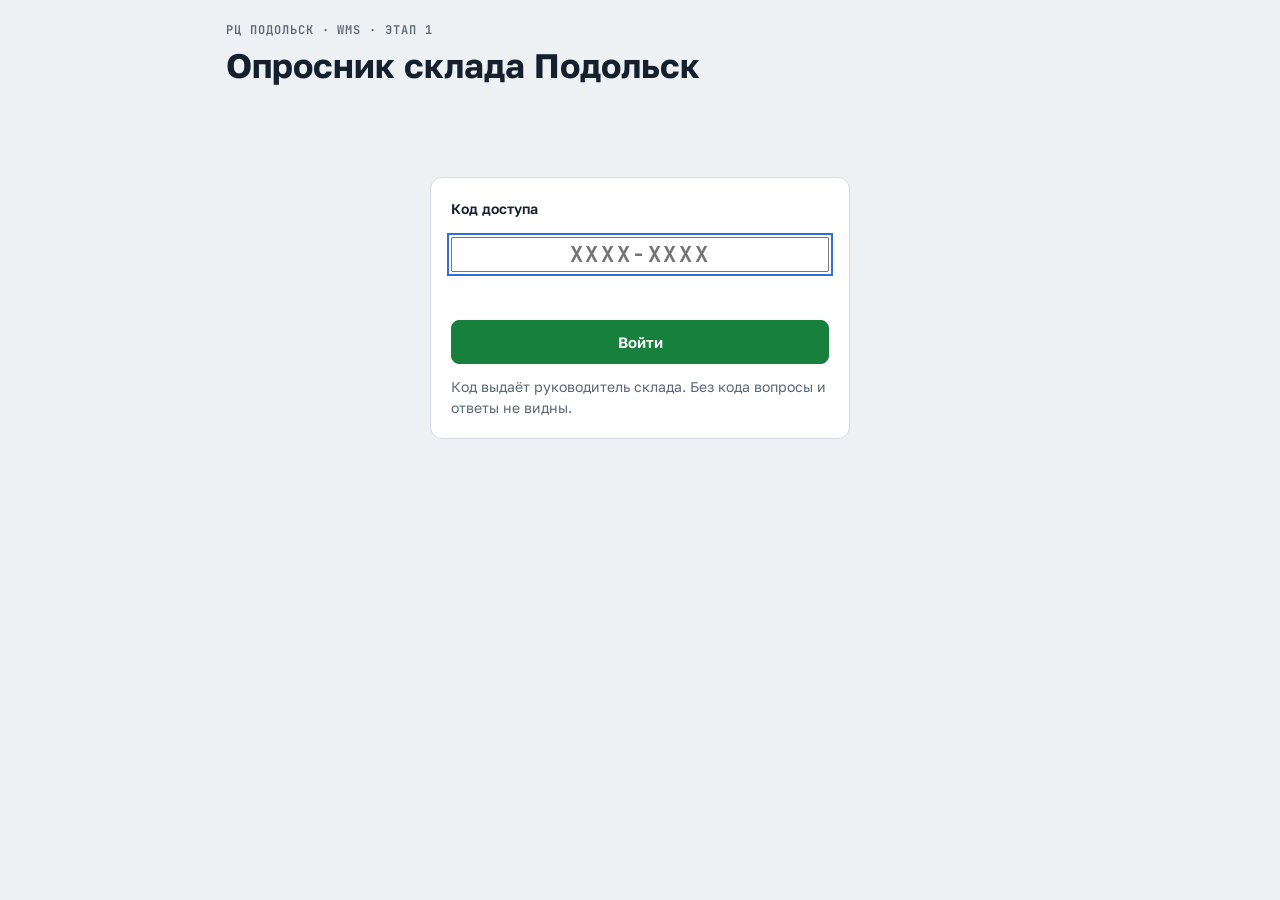
<file: index.html>
<!doctype html>
<html lang="ru">
<head>
  <meta charset="utf-8">
  <meta name="viewport" content="width=device-width, initial-scale=1, viewport-fit=cover">
  <meta name="robots" content="noindex, nofollow">
  <title>Опросник склада Подольск</title>
  <link rel="preconnect" href="https://fonts.googleapis.com">
  <link rel="preconnect" href="https://fonts.gstatic.com" crossorigin>
  <link rel="stylesheet" href="https://fonts.googleapis.com/css2?family=Golos+Text:wght@400;500;600;700&family=JetBrains+Mono:wght@500;700&display=swap">
  <link rel="stylesheet" href="style.css">
  <style>body { margin: 0; } [hidden] { display: none !important; }</style>
</head>
<body>
  <div class="wrap">
    <header class="top">
      <span class="eyebrow">РЦ Подольск · WMS · этап 1</span>
      <h1>Опросник склада Подольск</h1>
    </header>

    <form class="login" id="login" hidden>
      <label class="lbl" for="code">Код доступа</label>
      <input id="code" autocomplete="off" autocapitalize="characters" spellcheck="false" placeholder="XXXX-XXXX" required>
      <p class="err" id="login-err" role="alert"></p>
      <button class="btn primary" type="submit">Войти</button>
      <p class="why">Код выдаёт руководитель склада. Без кода вопросы и ответы не видны.</p>
    </form>

    <main id="app" hidden>
      <p class="lead">Ответы нужны, чтобы настроить программу склада под реальную работу. Каждый ответ утверждает ответственный сотрудник. После утверждения ответ считается принятым и идёт в работу.</p>
      <ol class="steps">
        <li>Напишите ответ в поле под вопросом. Он сохраняется сам.</li>
        <li>Прикрепите файлы: схему, фото, таблицу Excel, документ — до 50 МБ.</li>
        <li>Впишите имя и фамилию утверждающего и нажмите «Утвердить».</li>
      </ol>

      <section class="summary" aria-label="Сводка">
        <div class="meter">
          <b id="m-count">0 / 0</b>
          <div class="bar" role="img" id="m-bar" aria-label="Прогресс"><i class="a" id="m-a"></i><i class="d" id="m-d"></i></div>
        </div>
        <div class="legend">
          <span style="--c: var(--ok)">Утверждено <b id="m-ok">0</b></span>
          <span style="--c: var(--mark)">Ждёт утверждения <b id="m-draft">0</b></span>
          <span style="--c: var(--line)">Без ответа <b id="m-empty">0</b></span>
          <span class="plain">Срочных (А) не закрыто: <b id="m-urg">0</b></span>
        </div>
        <div class="filters" role="group" aria-label="Фильтр">
          <button class="chip" data-f="all" aria-pressed="true">Все<span class="n" id="f-all"></span></button>
          <button class="chip" data-f="empty" aria-pressed="false">Без ответа<span class="n" id="f-empty"></span></button>
          <button class="chip" data-f="draft" aria-pressed="false">Ждут утверждения<span class="n" id="f-draft"></span></button>
          <button class="chip" data-f="approved" aria-pressed="false">Утверждено<span class="n" id="f-approved"></span></button>
          <button class="chip" data-f="urgent" aria-pressed="false">Срочные (А)<span class="n" id="f-urgent"></span></button>
        </div>
        <div class="toolbar"><span id="synced"></span><button class="btn small" type="button" id="logout">Выйти</button></div>
      </section>

      <div id="status"></div>

      <section class="decided" id="decided" hidden></section>

      <div id="list"></div>
    </main>
  </div>
  <script src="config.js"></script>
  <script src="app.js"></script>
</body>
</html>
</file>
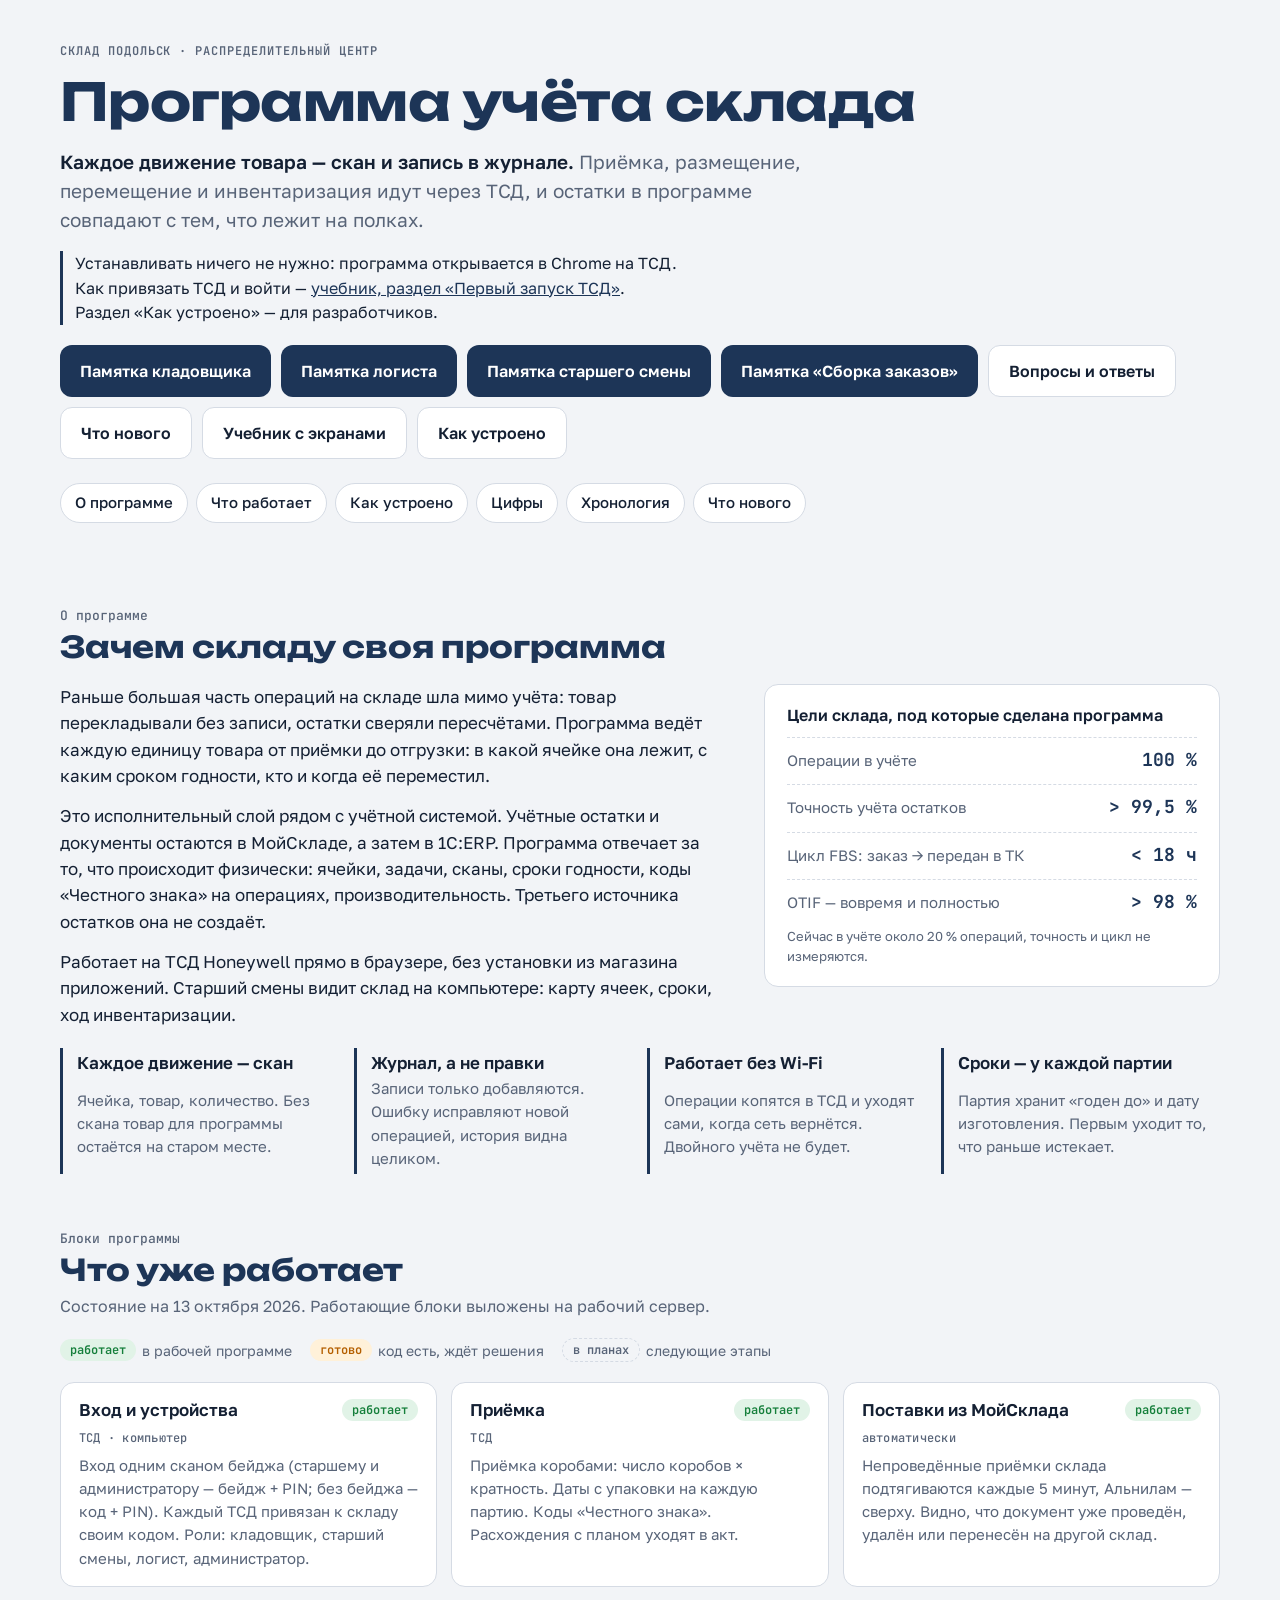
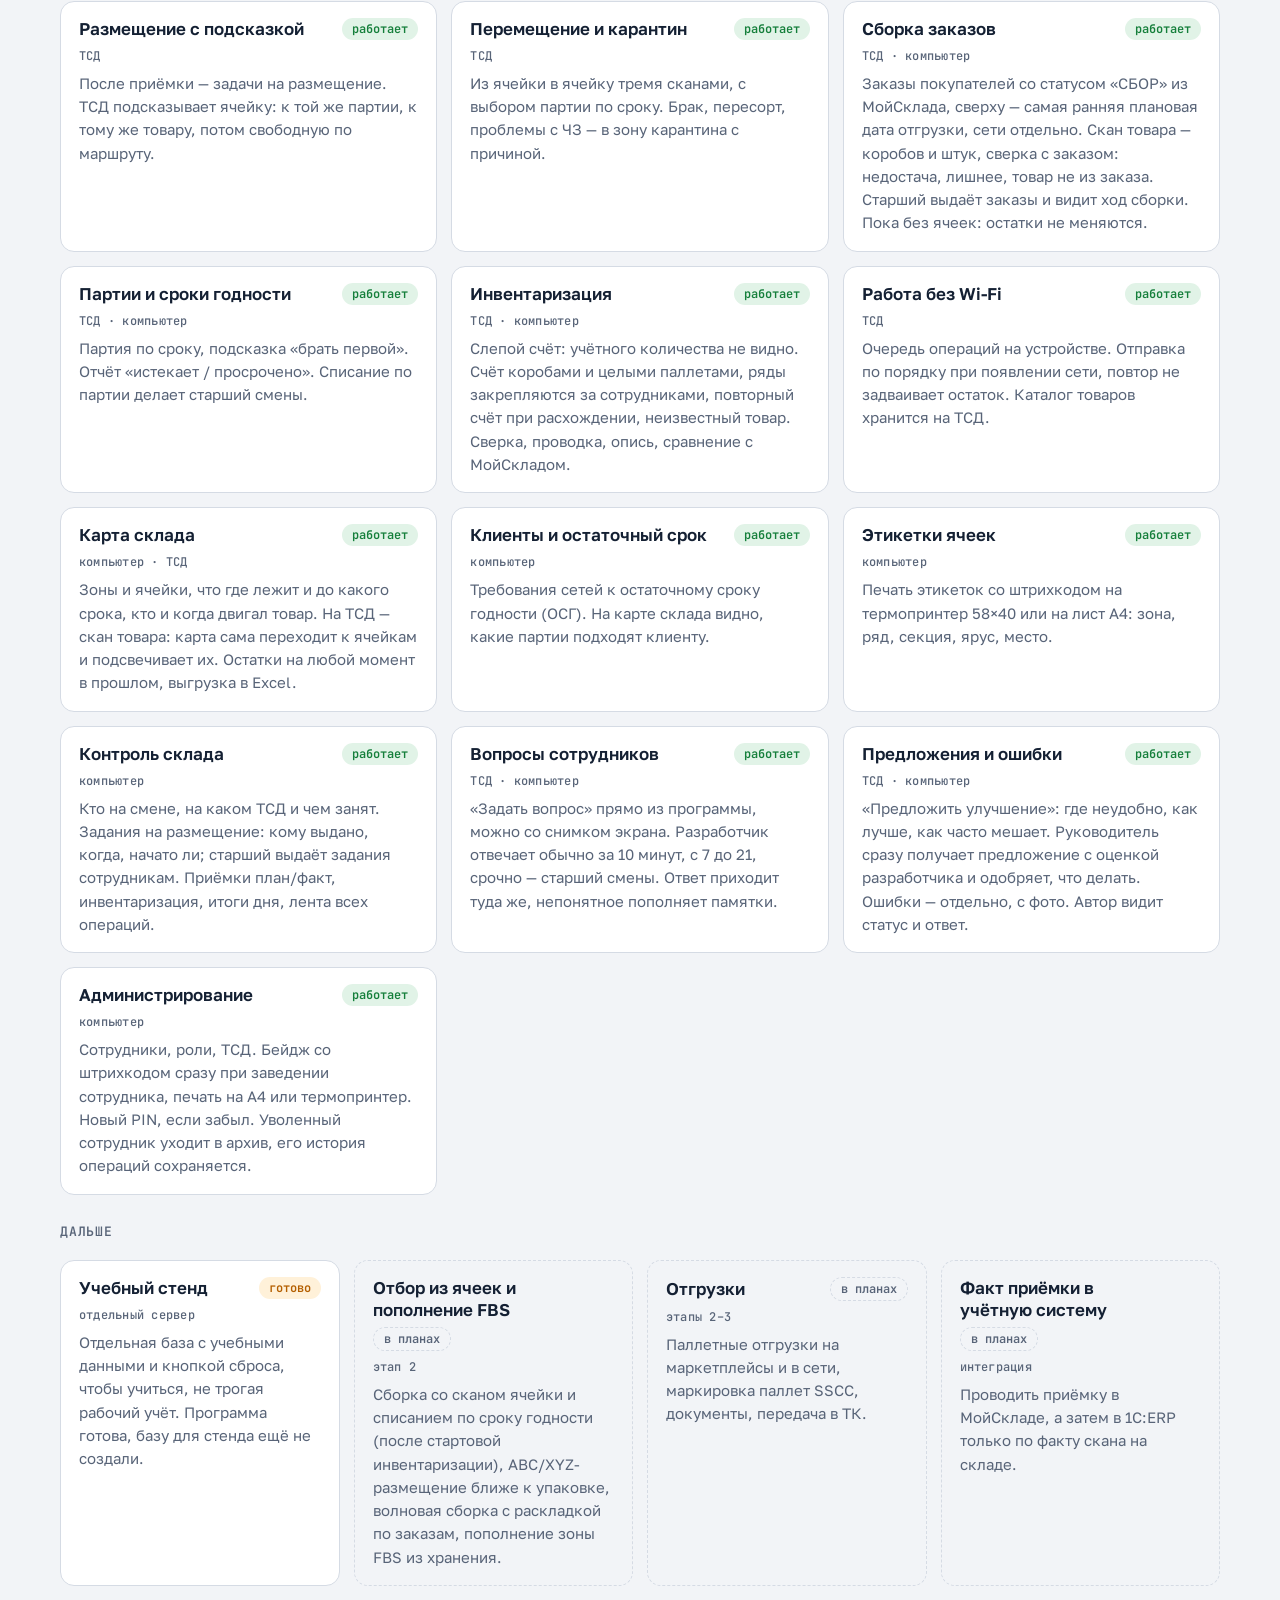
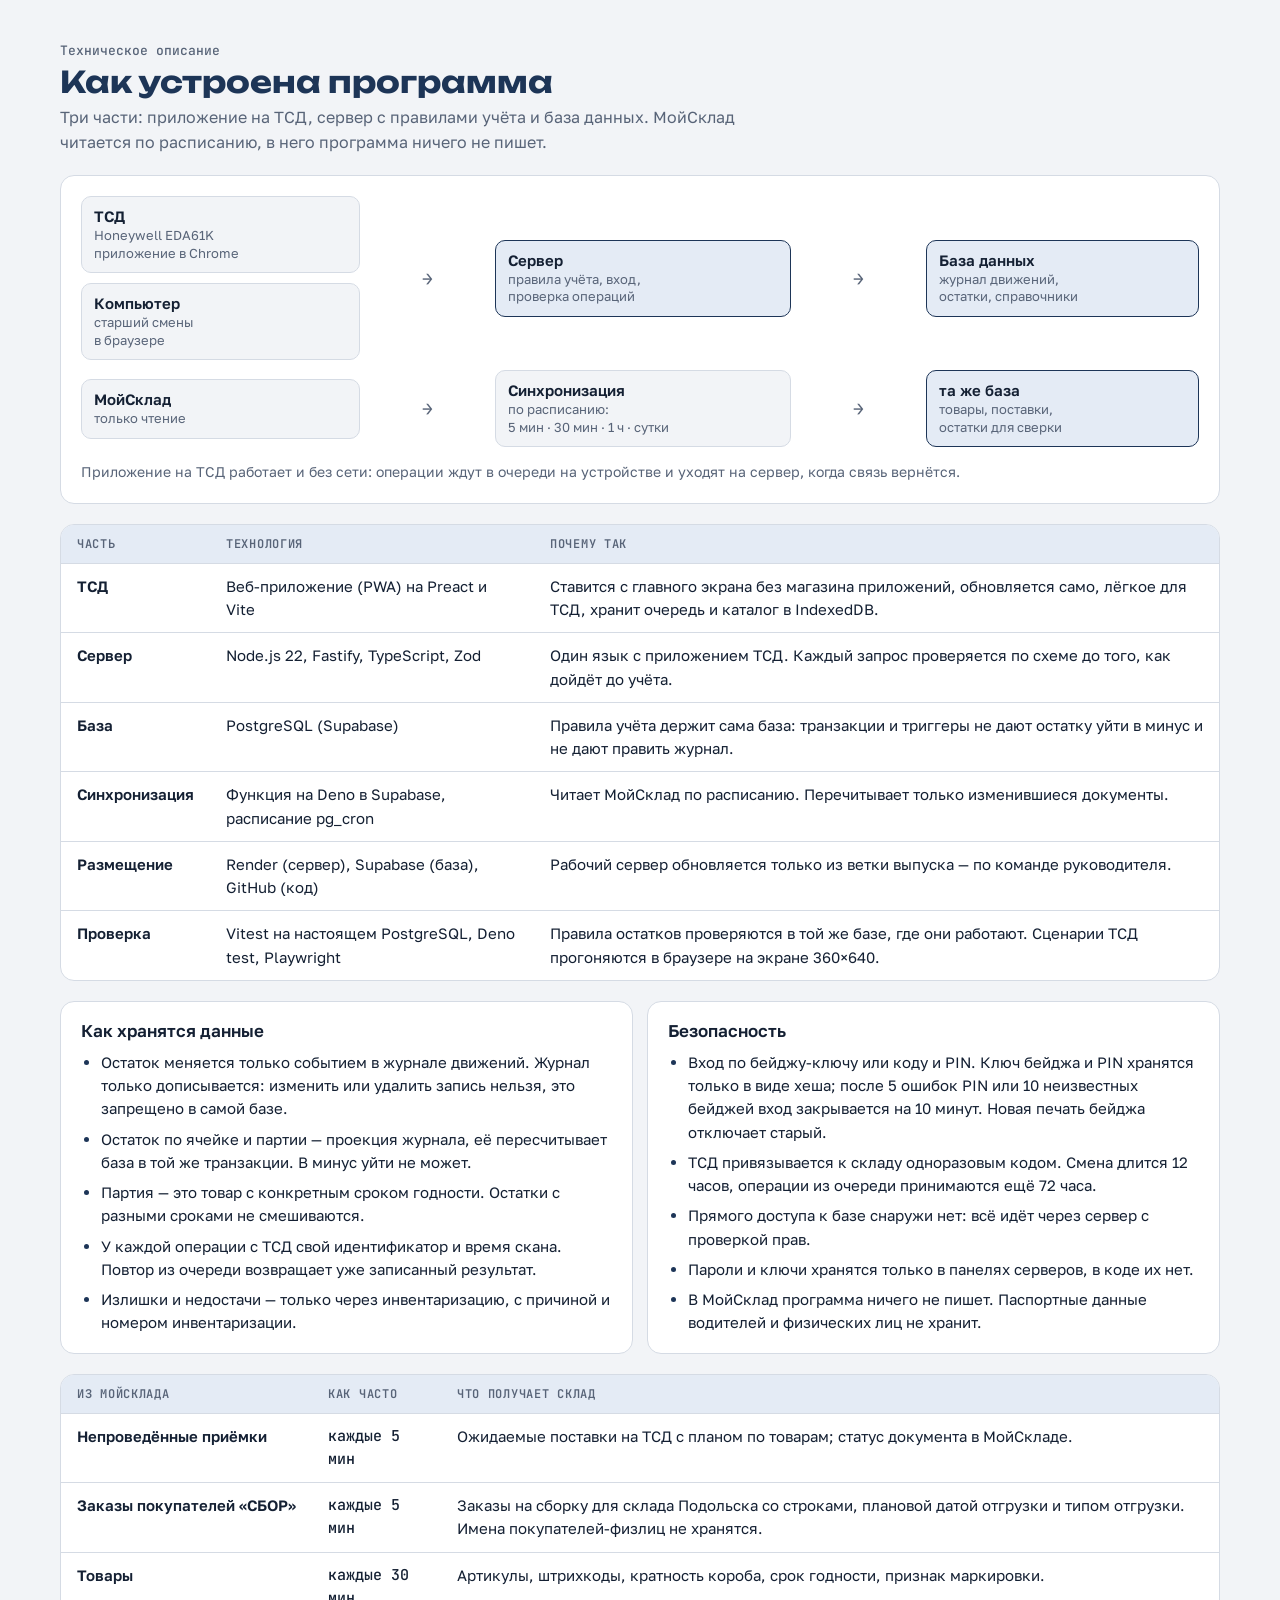
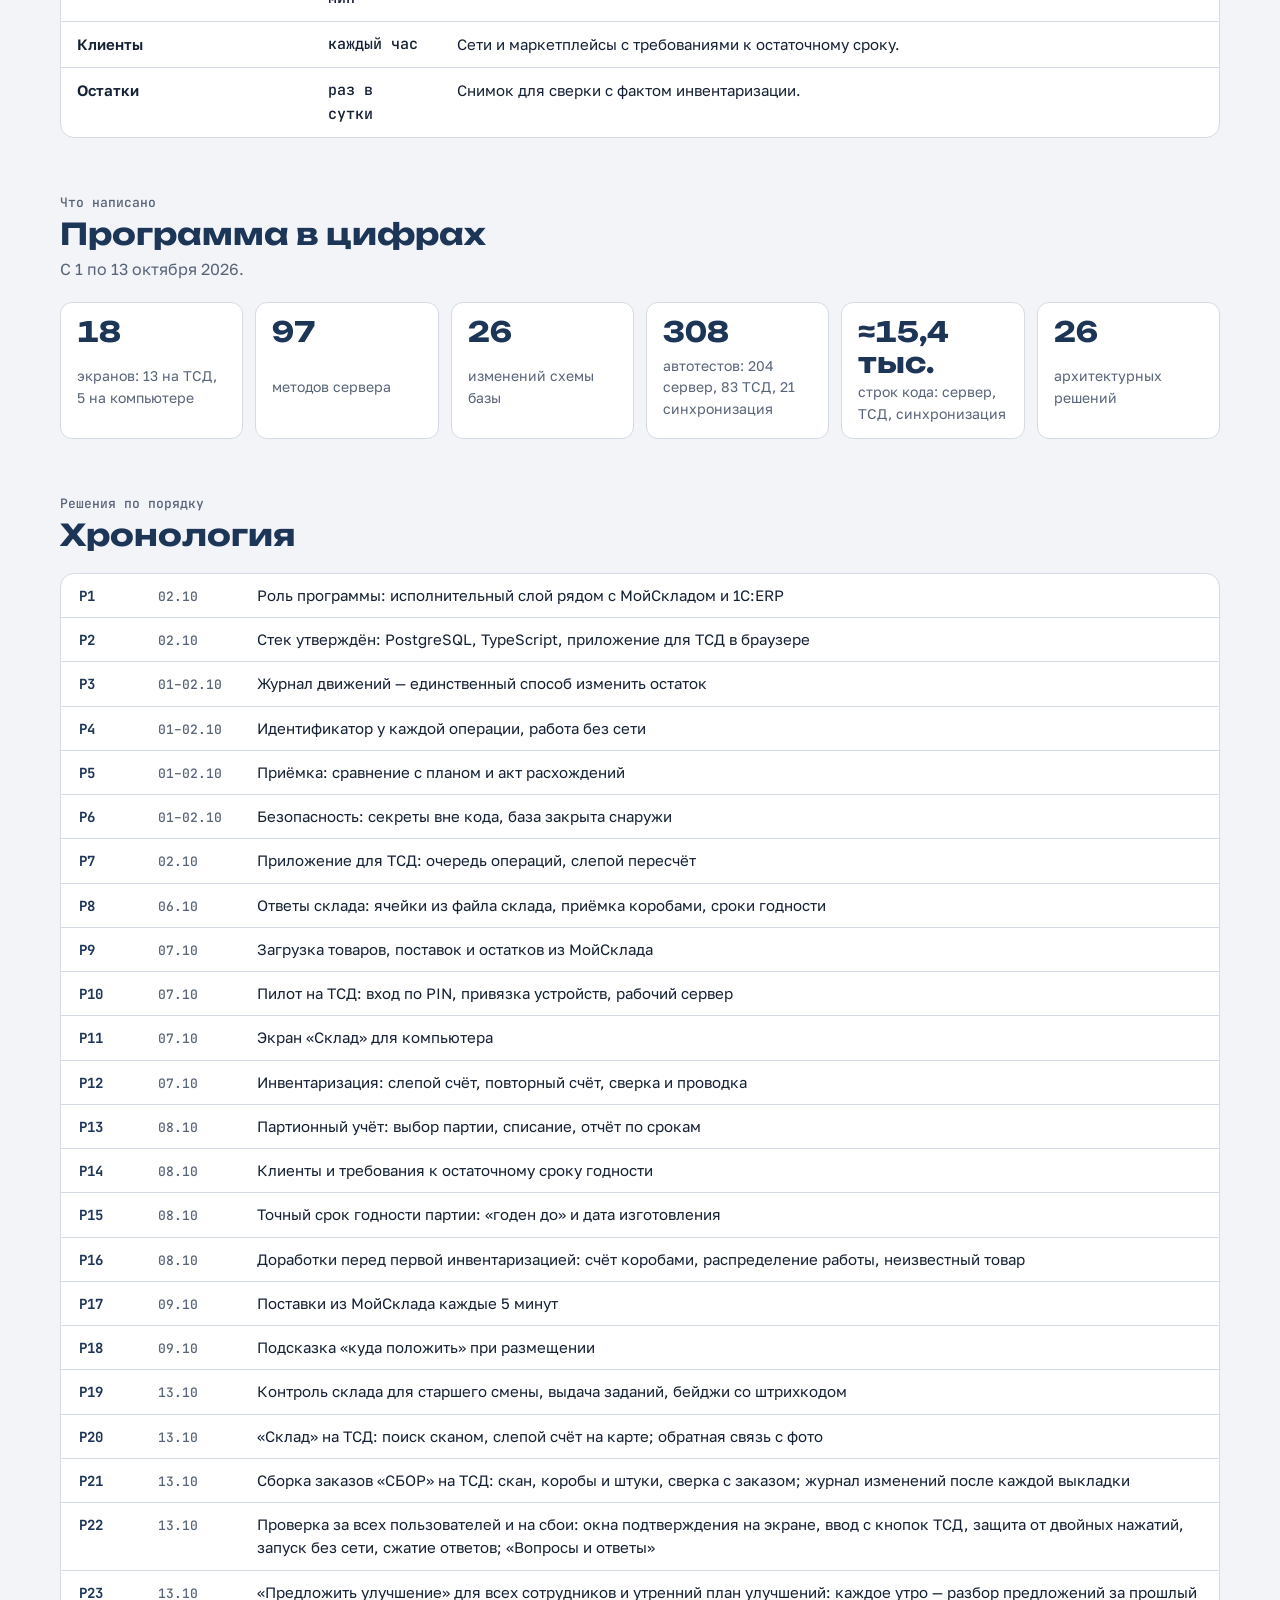
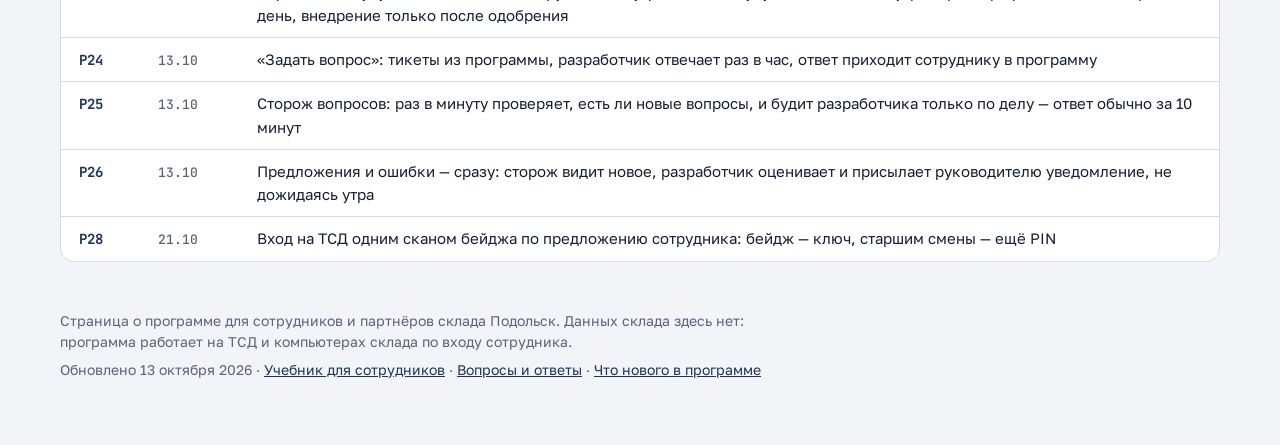
<file: wms/index.html>
<!doctype html>
<html lang="ru">
<head>
<meta charset="utf-8">
<meta name="viewport" content="width=device-width, initial-scale=1, viewport-fit=cover">
<meta name="robots" content="noindex, nofollow">
<meta name="description" content="Программа учёта склада Подольск: что она делает, какие блоки уже работают и как она устроена.">
<meta name="color-scheme" content="light dark">
<title>Программа учёта склада Подольск</title>
<link rel="preconnect" href="https://fonts.googleapis.com">
<link rel="preconnect" href="https://fonts.gstatic.com" crossorigin>
<link rel="stylesheet" href="https://fonts.googleapis.com/css2?family=Unbounded:wght@600;700&family=Golos+Text:wght@400;500;600;700&family=JetBrains+Mono:wght@500;700&display=swap">
<style>
/* Макет: визитка программы в стиле учебника. Сверху суть и цели, потом блоки со статусом, потом устройство и хронология. */
:root {
  --bg: #f2f4f7;
  --surface: #ffffff;
  --ink: #142033;
  --muted: #586478;
  --line: #d5dbe4;
  --brand: #1d3557;      /* цвет шапки ТСД — из самой программы */
  --brand-ink: #ffffff;
  --brand-soft: #e4ebf5;
  --signal: #b45f00;
  --signal-soft: #fff1d9;
  --ok: #157f3b;
  --ok-soft: #e1f3e7;
  --bezel: #1b2433;
  --f-display: "Unbounded", "Golos Text", system-ui, sans-serif;
  --f-body: "Golos Text", system-ui, -apple-system, "Segoe UI", Roboto, sans-serif;
  --f-mono: "JetBrains Mono", ui-monospace, "SFMono-Regular", Menlo, Consolas, monospace;
  --r: 14px;
}
@media (prefers-color-scheme: dark) {
  :root:not([data-theme="light"]) {
    --bg: #0e1520; --surface: #161f2d; --ink: #e6ebf2; --muted: #9ba7b9; --line: #2a3648;
    --brand: #9cbbe6; --brand-ink: #0e1520; --brand-soft: #1d2a3d;
    --signal: #f2b04a; --signal-soft: #33260f; --ok: #5fcf8a; --ok-soft: #12291c; --bezel: #04070c;
    color-scheme: dark;
  }
}
:root[data-theme="dark"] {
  --bg: #0e1520; --surface: #161f2d; --ink: #e6ebf2; --muted: #9ba7b9; --line: #2a3648;
  --brand: #9cbbe6; --brand-ink: #0e1520; --brand-soft: #1d2a3d;
  --signal: #f2b04a; --signal-soft: #33260f; --ok: #5fcf8a; --ok-soft: #12291c; --bezel: #04070c;
  color-scheme: dark;
}

* { box-sizing: border-box; }
html { -webkit-text-size-adjust: 100%; }
body {
  margin: 0; background: var(--bg); color: var(--ink);
  font: 400 16px/1.55 var(--f-body);
  padding-inline: 16px; padding-block: 0 64px;
}
.wrap { max-width: 1160px; margin: 0 auto; }
h1, h2, h3 { text-wrap: balance; margin: 0; }
p { margin: 0; }
a { color: var(--brand); }
:focus-visible { outline: 3px solid var(--signal); outline-offset: 2px; }
.mono { font-family: var(--f-mono); font-weight: 500; }

/* ---------- шапка ---------- */
.top { padding-block: 44px 28px; display: grid; gap: 16px; }
.eyebrow { font: 600 12px/1.2 var(--f-mono); letter-spacing: .08em; text-transform: uppercase; color: var(--muted); }
h1 { font: 700 clamp(30px, 5.2vw, 52px)/1.08 var(--f-display); letter-spacing: -.01em; color: var(--brand); max-width: 18ch; }
.lead { max-width: 62ch; font-size: 19px; color: var(--muted); }
.lead b { color: var(--ink); font-weight: 600; }
.start { max-width: 62ch; font-size: 16px; border-left: 3px solid var(--brand); padding-left: 12px; }
.cta { display: flex; flex-wrap: wrap; gap: 10px; padding-top: 4px; }
.btn {
  display: inline-flex; align-items: center; min-height: 52px; padding: 0 20px; border-radius: 12px;
  font: 600 16px var(--f-body); text-decoration: none;
}
.btn.primary { background: var(--brand); color: var(--brand-ink); }
.btn.ghost { border: 1px solid var(--line); color: var(--ink); background: var(--surface); }
.btn:hover { filter: brightness(1.08); }
nav.toc { display: flex; flex-wrap: wrap; gap: 8px; padding-top: 8px; }
nav.toc a {
  text-decoration: none; color: var(--ink); background: var(--surface); border: 1px solid var(--line);
  border-radius: 999px; padding: 7px 14px; font-weight: 500; font-size: 15px;
}
nav.toc a:hover { border-color: var(--brand); }

/* ---------- разделы ---------- */
section { padding-top: 56px; display: grid; gap: 20px; scroll-margin-top: 12px; }
.head { display: grid; gap: 6px; max-width: 72ch; }
.head h2 { font: 700 clamp(22px, 3.4vw, 30px)/1.15 var(--f-display); color: var(--brand); }
.head p { color: var(--muted); }
.kicker { font: 500 13px var(--f-mono); color: var(--muted); }

/* суть: текст + цели */
.about { display: grid; grid-template-columns: minmax(0, 3fr) minmax(0, 2fr); gap: 20px; align-items: start; }
.prose { display: grid; gap: 14px; max-width: 66ch; min-width: 0; }
.prose p { font-size: 17px; }
.goals { background: var(--surface); border: 1px solid var(--line); border-radius: var(--r); padding: 20px 22px; display: grid; gap: 12px; min-width: 0; }
.goals h3 { font: 600 16px var(--f-body); }
.goal { display: grid; grid-template-columns: minmax(0, 1fr) auto; gap: 12px; align-items: baseline; padding-top: 10px; border-top: 1px dashed var(--line); }
.goal span { color: var(--muted); font-size: 15px; }
.goal b { font: 700 18px var(--f-mono); font-variant-numeric: tabular-nums; color: var(--brand); white-space: nowrap; }
.goals small { color: var(--muted); font-size: 13px; }

.principles { display: grid; grid-template-columns: repeat(auto-fit, minmax(230px, 1fr)); gap: 14px; }
.principle { border-left: 3px solid var(--brand); padding: 4px 0 4px 14px; display: grid; gap: 4px; }
.principle h3 { font: 600 17px var(--f-body); }
.principle p { color: var(--muted); font-size: 15px; }

/* блоки со статусом */
.legend { display: flex; flex-wrap: wrap; gap: 10px 18px; font-size: 14px; color: var(--muted); }
.legend span { display: inline-flex; align-items: center; gap: 6px; }
.blocks { display: grid; grid-template-columns: repeat(auto-fill, minmax(280px, 1fr)); gap: 14px; }
.block {
  background: var(--surface); border: 1px solid var(--line); border-radius: var(--r);
  padding: 16px 18px; display: grid; gap: 8px; align-content: start; min-width: 0;
}
.block-top { display: flex; flex-wrap: wrap; gap: 6px 10px; align-items: center; justify-content: space-between; }
.block h3 { font: 600 17px/1.3 var(--f-body); }
.block p { color: var(--muted); font-size: 15px; }
.where { font: 500 12px var(--f-mono); color: var(--muted); letter-spacing: .02em; }
.st { font: 600 12px/1 var(--f-mono); border-radius: 999px; padding: 5px 10px; white-space: nowrap; }
.st.on { background: var(--ok-soft); color: var(--ok); }
.st.wait { background: var(--signal-soft); color: var(--signal); }
.st.plan { border: 1px dashed var(--line); color: var(--muted); }
.block.planned { background: transparent; border-style: dashed; }
.subhead { font: 600 13px var(--f-mono); letter-spacing: .06em; text-transform: uppercase; color: var(--muted); padding-top: 8px; }
.blocks.next { grid-template-columns: repeat(auto-fill, minmax(240px, 1fr)); }

/* схема */
.diagram { background: var(--surface); border: 1px solid var(--line); border-radius: var(--r); padding: 20px; overflow-x: auto; }
.flow { display: grid; grid-template-columns: repeat(5, minmax(0, auto)); align-items: center; gap: 10px 8px; min-width: 640px; }
.node { border: 1px solid var(--line); border-radius: 10px; padding: 10px 12px; background: var(--bg); display: grid; gap: 2px; }
.node b { font: 600 15px var(--f-body); }
.node small { color: var(--muted); font-size: 13px; line-height: 1.35; }
.node.core { border-color: var(--brand); background: var(--brand-soft); }
.arrow { font: 700 18px var(--f-mono); color: var(--muted); text-align: center; }
.span2 { grid-row: span 2; }
.diagram p { color: var(--muted); font-size: 14px; padding-top: 14px; }

.tbl-wrap { overflow-x: auto; background: var(--surface); border: 1px solid var(--line); border-radius: var(--r); }
table { border-collapse: collapse; width: 100%; min-width: 560px; }
th, td { text-align: left; padding: 11px 16px; border-top: 1px solid var(--line); vertical-align: top; font-size: 15px; }
thead th { border-top: 0; background: var(--brand-soft); font: 600 12px var(--f-mono); letter-spacing: .06em; text-transform: uppercase; color: var(--muted); }
td:first-child { font-weight: 600; white-space: nowrap; }
td .mono { font-size: 14px; }

.twocol { display: grid; grid-template-columns: repeat(auto-fit, minmax(300px, 1fr)); gap: 14px; }
.panel { background: var(--surface); border: 1px solid var(--line); border-radius: var(--r); padding: 18px 20px; display: grid; gap: 10px; align-content: start; min-width: 0; }
.panel h3 { font: 600 17px var(--f-body); }
.panel ul { margin: 0; padding-left: 20px; display: grid; gap: 7px; font-size: 15px; }
.panel li::marker { color: var(--brand); }

/* цифры */
.nums { display: grid; grid-template-columns: repeat(auto-fit, minmax(160px, 1fr)); gap: 12px; }
.num { background: var(--surface); border: 1px solid var(--line); border-radius: 12px; padding: 14px 16px; display: grid; gap: 2px; }
.num b { font: 700 28px/1.1 var(--f-display); color: var(--brand); font-variant-numeric: tabular-nums; }
.num span { color: var(--muted); font-size: 14px; }

/* хронология */
.timeline { list-style: none; margin: 0; padding: 0; display: grid; gap: 0; background: var(--surface); border: 1px solid var(--line); border-radius: var(--r); overflow: hidden; }
.timeline li { display: grid; grid-template-columns: 4.2em 5.4em minmax(0, 1fr); gap: 12px; padding: 10px 18px; border-top: 1px solid var(--line); align-items: baseline; }
.timeline li:first-child { border-top: 0; }
.timeline .r { font: 700 14px var(--f-mono); color: var(--brand); }
.timeline .d { font: 500 13px var(--f-mono); color: var(--muted); font-variant-numeric: tabular-nums; }
.timeline .t { font-size: 15px; }

footer { padding-top: 48px; color: var(--muted); font-size: 14px; max-width: 80ch; display: grid; gap: 6px; }

@media (max-width: 760px) {
  .about { grid-template-columns: minmax(0, 1fr); }
  .timeline li { grid-template-columns: 3.4em minmax(0, 1fr); }
  .timeline .d { grid-column: 2; grid-row: 2; }
  .timeline .t { grid-column: 2; }
}
@media (prefers-reduced-motion: no-preference) {
  nav.toc a, .btn { transition: border-color .15s, filter .15s; }
}
</style>
</head>
<body>
<div class="wrap">
  <header class="top">
    <span class="eyebrow">Склад Подольск · распределительный центр</span>
    <h1>Программа учёта склада</h1>
    <p class="lead"><b>Каждое движение товара — скан и запись в журнале.</b> Приёмка, размещение, перемещение и инвентаризация идут через ТСД, и остатки в программе совпадают с тем, что лежит на полках.</p>
    <p class="start">Устанавливать ничего не нужно: программа открывается в Chrome на ТСД. Как привязать ТСД и войти — <a href="training/#first">учебник, раздел «Первый запуск ТСД»</a>. Раздел «Как устроено» — для разработчиков.</p>
    <div class="cta">
      <a class="btn primary" href="kladovshik/">Памятка кладовщика</a>
      <a class="btn primary" href="logist/">Памятка логиста</a>
      <a class="btn primary" href="starshiy/">Памятка старшего смены</a>
      <a class="btn primary" href="sborka/">Памятка «Сборка заказов»</a>
      <a class="btn ghost" href="faq/">Вопросы и ответы</a>
      <a class="btn ghost" href="changes/">Что нового</a>
      <a class="btn ghost" href="training/">Учебник с экранами</a>
      <a class="btn ghost" href="#tech">Как устроено</a>
    </div>
    <nav class="toc" aria-label="Разделы">
      <a href="#about">О программе</a>
      <a href="#blocks">Что работает</a>
      <a href="#tech">Как устроено</a>
      <a href="#numbers">Цифры</a>
      <a href="#history">Хронология</a>
      <a href="changes/">Что нового</a>
    </nav>
  </header>

  <!-- ================= О ПРОГРАММЕ ================= -->
  <section id="about">
    <div class="head">
      <span class="kicker">О программе</span>
      <h2>Зачем складу своя программа</h2>
    </div>
    <div class="about">
      <div class="prose">
        <p>Раньше большая часть операций на складе шла мимо учёта: товар перекладывали без записи, остатки сверяли пересчётами. Программа ведёт каждую единицу товара от приёмки до отгрузки: в какой ячейке она лежит, с каким сроком годности, кто и когда её переместил.</p>
        <p>Это исполнительный слой рядом с учётной системой. Учётные остатки и документы остаются в МойСкладе, а затем в 1С:ERP. Программа отвечает за то, что происходит физически: ячейки, задачи, сканы, сроки годности, коды «Честного знака» на операциях, производительность. Третьего источника остатков она не создаёт.</p>
        <p>Работает на ТСД Honeywell прямо в браузере, без установки из магазина приложений. Старший смены видит склад на компьютере: карту ячеек, сроки, ход инвентаризации.</p>
      </div>
      <aside class="goals" aria-label="Цели склада">
        <h3>Цели склада, под которые сделана программа</h3>
        <div class="goal"><span>Операции в учёте</span><b>100 %</b></div>
        <div class="goal"><span>Точность учёта остатков</span><b>&gt; 99,5 %</b></div>
        <div class="goal"><span>Цикл FBS: заказ → передан в ТК</span><b>&lt; 18 ч</b></div>
        <div class="goal"><span>OTIF — вовремя и полностью</span><b>&gt; 98 %</b></div>
        <small>Сейчас в учёте около 20 % операций, точность и цикл не измеряются.</small>
      </aside>
    </div>
    <div class="principles">
      <div class="principle"><h3>Каждое движение — скан</h3><p>Ячейка, товар, количество. Без скана товар для программы остаётся на старом месте.</p></div>
      <div class="principle"><h3>Журнал, а не правки</h3><p>Записи только добавляются. Ошибку исправляют новой операцией, история видна целиком.</p></div>
      <div class="principle"><h3>Работает без Wi-Fi</h3><p>Операции копятся в ТСД и уходят сами, когда сеть вернётся. Двойного учёта не будет.</p></div>
      <div class="principle"><h3>Сроки — у каждой партии</h3><p>Партия хранит «годен до» и дату изготовления. Первым уходит то, что раньше истекает.</p></div>
    </div>
  </section>

  <!-- ================= ЧТО РАБОТАЕТ ================= -->
  <section id="blocks">
    <div class="head">
      <span class="kicker">Блоки программы</span>
      <h2>Что уже работает</h2>
      <p>Состояние на 13 октября 2026. Работающие блоки выложены на рабочий сервер.</p>
    </div>
    <div class="legend">
      <span><span class="st on">работает</span> в рабочей программе</span>
      <span><span class="st wait">готово</span> код есть, ждёт решения</span>
      <span><span class="st plan">в планах</span> следующие этапы</span>
    </div>
    <div class="blocks">
      <article class="block"><div class="block-top"><h3>Вход и устройства</h3><span class="st on">работает</span></div><span class="where">ТСД · компьютер</span><p>Вход одним сканом бейджа (старшему и администратору — бейдж + PIN; без бейджа — код + PIN). Каждый ТСД привязан к складу своим кодом. Роли: кладовщик, старший смены, логист, администратор.</p></article>
      <article class="block"><div class="block-top"><h3>Приёмка</h3><span class="st on">работает</span></div><span class="where">ТСД</span><p>Приёмка коробами: число коробов × кратность. Даты с упаковки на каждую партию. Коды «Честного знака». Расхождения с планом уходят в акт.</p></article>
      <article class="block"><div class="block-top"><h3>Поставки из МойСклада</h3><span class="st on">работает</span></div><span class="where">автоматически</span><p>Непроведённые приёмки склада подтягиваются каждые 5 минут, Альнилам — сверху. Видно, что документ уже проведён, удалён или перенесён на другой склад.</p></article>
      <article class="block"><div class="block-top"><h3>Размещение с подсказкой</h3><span class="st on">работает</span></div><span class="where">ТСД</span><p>После приёмки — задачи на размещение. ТСД подсказывает ячейку: к той же партии, к тому же товару, потом свободную по маршруту.</p></article>
      <article class="block"><div class="block-top"><h3>Перемещение и карантин</h3><span class="st on">работает</span></div><span class="where">ТСД</span><p>Из ячейки в ячейку тремя сканами, с выбором партии по сроку. Брак, пересорт, проблемы с ЧЗ — в зону карантина с причиной.</p></article>
      <article class="block"><div class="block-top"><h3>Сборка заказов</h3><span class="st on">работает</span></div><span class="where">ТСД · компьютер</span><p>Заказы покупателей со статусом «СБОР» из МойСклада, сверху — самая ранняя плановая дата отгрузки, сети отдельно. Скан товара — коробов и штук, сверка с заказом: недостача, лишнее, товар не из заказа. Старший выдаёт заказы и видит ход сборки. Пока без ячеек: остатки не меняются.</p></article>
      <article class="block"><div class="block-top"><h3>Партии и сроки годности</h3><span class="st on">работает</span></div><span class="where">ТСД · компьютер</span><p>Партия по сроку, подсказка «брать первой». Отчёт «истекает / просрочено». Списание по партии делает старший смены.</p></article>
      <article class="block"><div class="block-top"><h3>Инвентаризация</h3><span class="st on">работает</span></div><span class="where">ТСД · компьютер</span><p>Слепой счёт: учётного количества не видно. Счёт коробами и целыми паллетами, ряды закрепляются за сотрудниками, повторный счёт при расхождении, неизвестный товар. Сверка, проводка, опись, сравнение с МойСкладом.</p></article>
      <article class="block"><div class="block-top"><h3>Работа без Wi-Fi</h3><span class="st on">работает</span></div><span class="where">ТСД</span><p>Очередь операций на устройстве. Отправка по порядку при появлении сети, повтор не задваивает остаток. Каталог товаров хранится на ТСД.</p></article>
      <article class="block"><div class="block-top"><h3>Карта склада</h3><span class="st on">работает</span></div><span class="where">компьютер · ТСД</span><p>Зоны и ячейки, что где лежит и до какого срока, кто и когда двигал товар. На ТСД — скан товара: карта сама переходит к ячейкам и подсвечивает их. Остатки на любой момент в прошлом, выгрузка в Excel.</p></article>
      <article class="block"><div class="block-top"><h3>Клиенты и остаточный срок</h3><span class="st on">работает</span></div><span class="where">компьютер</span><p>Требования сетей к остаточному сроку годности (ОСГ). На карте склада видно, какие партии подходят клиенту.</p></article>
      <article class="block"><div class="block-top"><h3>Этикетки ячеек</h3><span class="st on">работает</span></div><span class="where">компьютер</span><p>Печать этикеток со штрихкодом на термопринтер 58×40 или на лист A4: зона, ряд, секция, ярус, место.</p></article>
      <article class="block"><div class="block-top"><h3>Контроль склада</h3><span class="st on">работает</span></div><span class="where">компьютер</span><p>Кто на смене, на каком ТСД и чем занят. Задания на размещение: кому выдано, когда, начато ли; старший выдаёт задания сотрудникам. Приёмки план/факт, инвентаризация, итоги дня, лента всех операций.</p></article>
      <article class="block"><div class="block-top"><h3>Вопросы сотрудников</h3><span class="st on">работает</span></div><span class="where">ТСД · компьютер</span><p>«Задать вопрос» прямо из программы, можно со снимком экрана. Разработчик отвечает обычно за 10 минут, с 7 до 21, срочно — старший смены. Ответ приходит туда же, непонятное пополняет памятки.</p></article>
      <article class="block"><div class="block-top"><h3>Предложения и ошибки</h3><span class="st on">работает</span></div><span class="where">ТСД · компьютер</span><p>«Предложить улучшение»: где неудобно, как лучше, как часто мешает. Руководитель сразу получает предложение с оценкой разработчика и одобряет, что делать. Ошибки — отдельно, с фото. Автор видит статус и ответ.</p></article>
      <article class="block"><div class="block-top"><h3>Администрирование</h3><span class="st on">работает</span></div><span class="where">компьютер</span><p>Сотрудники, роли, ТСД. Бейдж со штрихкодом сразу при заведении сотрудника, печать на A4 или термопринтер. Новый PIN, если забыл. Уволенный сотрудник уходит в архив, его история операций сохраняется.</p></article>
    </div>
    <h3 class="subhead">Дальше</h3>
    <div class="blocks next">
      <article class="block"><div class="block-top"><h3>Учебный стенд</h3><span class="st wait">готово</span></div><span class="where">отдельный сервер</span><p>Отдельная база с учебными данными и кнопкой сброса, чтобы учиться, не трогая рабочий учёт. Программа готова, базу для стенда ещё не создали.</p></article>
      <article class="block planned"><div class="block-top"><h3>Отбор из ячеек и пополнение FBS</h3><span class="st plan">в планах</span></div><span class="where">этап 2</span><p>Сборка со сканом ячейки и списанием по сроку годности (после стартовой инвентаризации), ABC/XYZ-размещение ближе к упаковке, волновая сборка с раскладкой по заказам, пополнение зоны FBS из хранения.</p></article>
      <article class="block planned"><div class="block-top"><h3>Отгрузки</h3><span class="st plan">в планах</span></div><span class="where">этапы 2–3</span><p>Паллетные отгрузки на маркетплейсы и в сети, маркировка паллет SSCC, документы, передача в ТК.</p></article>
      <article class="block planned"><div class="block-top"><h3>Факт приёмки в учётную систему</h3><span class="st plan">в планах</span></div><span class="where">интеграция</span><p>Проводить приёмку в МойСкладе, а затем в 1С:ERP только по факту скана на складе.</p></article>
    </div>
  </section>

  <!-- ================= КАК УСТРОЕНО ================= -->
  <section id="tech">
    <div class="head">
      <span class="kicker">Техническое описание</span>
      <h2>Как устроена программа</h2>
      <p>Три части: приложение на ТСД, сервер с правилами учёта и база данных. МойСклад читается по расписанию, в него программа ничего не пишет.</p>
    </div>

    <div class="diagram" role="img" aria-label="Схема: ТСД и компьютер обращаются к серверу, сервер работает с базой; МойСклад попадает в базу через синхронизацию по расписанию">
      <div class="flow">
        <div class="node"><b>ТСД</b><small>Honeywell EDA61K<br>приложение в Chrome</small></div>
        <div class="arrow span2">→</div>
        <div class="node core span2"><b>Сервер</b><small>правила учёта, вход,<br>проверка операций</small></div>
        <div class="arrow span2">→</div>
        <div class="node core span2"><b>База данных</b><small>журнал движений,<br>остатки, справочники</small></div>
        <div class="node"><b>Компьютер</b><small>старший смены<br>в браузере</small></div>
        <div class="node"><b>МойСклад</b><small>только чтение</small></div>
        <div class="arrow">→</div>
        <div class="node"><b>Синхронизация</b><small>по расписанию:<br>5 мин · 30 мин · 1 ч · сутки</small></div>
        <div class="arrow">→</div>
        <div class="node core"><b>та же база</b><small>товары, поставки,<br>остатки для сверки</small></div>
      </div>
      <p>Приложение на ТСД работает и без сети: операции ждут в очереди на устройстве и уходят на сервер, когда связь вернётся.</p>
    </div>

    <div class="tbl-wrap">
      <table>
        <thead><tr><th>Часть</th><th>Технология</th><th>Почему так</th></tr></thead>
        <tbody>
          <tr><td>ТСД</td><td>Веб-приложение (PWA) на Preact и Vite</td><td>Ставится с главного экрана без магазина приложений, обновляется само, лёгкое для ТСД, хранит очередь и каталог в IndexedDB.</td></tr>
          <tr><td>Сервер</td><td>Node.js 22, Fastify, TypeScript, Zod</td><td>Один язык с приложением ТСД. Каждый запрос проверяется по схеме до того, как дойдёт до учёта.</td></tr>
          <tr><td>База</td><td>PostgreSQL (Supabase)</td><td>Правила учёта держит сама база: транзакции и триггеры не дают остатку уйти в минус и не дают править журнал.</td></tr>
          <tr><td>Синхронизация</td><td>Функция на Deno в Supabase, расписание pg_cron</td><td>Читает МойСклад по расписанию. Перечитывает только изменившиеся документы.</td></tr>
          <tr><td>Размещение</td><td>Render (сервер), Supabase (база), GitHub (код)</td><td>Рабочий сервер обновляется только из ветки выпуска — по команде руководителя.</td></tr>
          <tr><td>Проверка</td><td>Vitest на настоящем PostgreSQL, Deno test, Playwright</td><td>Правила остатков проверяются в той же базе, где они работают. Сценарии ТСД прогоняются в браузере на экране 360×640.</td></tr>
        </tbody>
      </table>
    </div>

    <div class="twocol">
      <div class="panel">
        <h3>Как хранятся данные</h3>
        <ul>
          <li>Остаток меняется только событием в журнале движений. Журнал только дописывается: изменить или удалить запись нельзя, это запрещено в самой базе.</li>
          <li>Остаток по ячейке и партии — проекция журнала, её пересчитывает база в той же транзакции. В минус уйти не может.</li>
          <li>Партия — это товар с конкретным сроком годности. Остатки с разными сроками не смешиваются.</li>
          <li>У каждой операции с ТСД свой идентификатор и время скана. Повтор из очереди возвращает уже записанный результат.</li>
          <li>Излишки и недостачи — только через инвентаризацию, с причиной и номером инвентаризации.</li>
        </ul>
      </div>
      <div class="panel">
        <h3>Безопасность</h3>
        <ul>
          <li>Вход по бейджу-ключу или коду и PIN. Ключ бейджа и PIN хранятся только в виде хеша; после 5 ошибок PIN или 10 неизвестных бейджей вход закрывается на 10 минут. Новая печать бейджа отключает старый.</li>
          <li>ТСД привязывается к складу одноразовым кодом. Смена длится 12 часов, операции из очереди принимаются ещё 72 часа.</li>
          <li>Прямого доступа к базе снаружи нет: всё идёт через сервер с проверкой прав.</li>
          <li>Пароли и ключи хранятся только в панелях серверов, в коде их нет.</li>
          <li>В МойСклад программа ничего не пишет. Паспортные данные водителей и физических лиц не хранит.</li>
        </ul>
      </div>
    </div>

    <div class="tbl-wrap">
      <table>
        <thead><tr><th>Из МойСклада</th><th>Как часто</th><th>Что получает склад</th></tr></thead>
        <tbody>
          <tr><td>Непроведённые приёмки</td><td class="mono">каждые 5 мин</td><td>Ожидаемые поставки на ТСД с планом по товарам; статус документа в МойСкладе.</td></tr>
          <tr><td>Заказы покупателей «СБОР»</td><td class="mono">каждые 5 мин</td><td>Заказы на сборку для склада Подольска со строками, плановой датой отгрузки и типом отгрузки. Имена покупателей-физлиц не хранятся.</td></tr>
          <tr><td>Товары</td><td class="mono">каждые 30 мин</td><td>Артикулы, штрихкоды, кратность короба, срок годности, признак маркировки.</td></tr>
          <tr><td>Клиенты</td><td class="mono">каждый час</td><td>Сети и маркетплейсы с требованиями к остаточному сроку.</td></tr>
          <tr><td>Остатки</td><td class="mono">раз в сутки</td><td>Снимок для сверки с фактом инвентаризации.</td></tr>
        </tbody>
      </table>
    </div>
  </section>

  <!-- ================= ЦИФРЫ ================= -->
  <section id="numbers">
    <div class="head">
      <span class="kicker">Что написано</span>
      <h2>Программа в цифрах</h2>
      <p>С 1 по 13 октября 2026.</p>
    </div>
    <div class="nums">
      <div class="num"><b>18</b><span>экранов: 13 на ТСД, 5 на компьютере</span></div>
      <div class="num"><b>97</b><span>методов сервера</span></div>
      <div class="num"><b>26</b><span>изменений схемы базы</span></div>
      <div class="num"><b>308</b><span>автотестов: 204 сервер, 83 ТСД, 21 синхронизация</span></div>
      <div class="num"><b>≈15,4 тыс.</b><span>строк кода: сервер, ТСД, синхронизация</span></div>
      <div class="num"><b>26</b><span>архитектурных решений</span></div>
    </div>
  </section>

  <!-- ================= ХРОНОЛОГИЯ ================= -->
  <section id="history">
    <div class="head">
      <span class="kicker">Решения по порядку</span>
      <h2>Хронология</h2>
    </div>
    <ol class="timeline">
      <li><span class="r">Р1</span><span class="d">02.10</span><span class="t">Роль программы: исполнительный слой рядом с МойСкладом и 1С:ERP</span></li>
      <li><span class="r">Р2</span><span class="d">02.10</span><span class="t">Стек утверждён: PostgreSQL, TypeScript, приложение для ТСД в браузере</span></li>
      <li><span class="r">Р3</span><span class="d">01–02.10</span><span class="t">Журнал движений — единственный способ изменить остаток</span></li>
      <li><span class="r">Р4</span><span class="d">01–02.10</span><span class="t">Идентификатор у каждой операции, работа без сети</span></li>
      <li><span class="r">Р5</span><span class="d">01–02.10</span><span class="t">Приёмка: сравнение с планом и акт расхождений</span></li>
      <li><span class="r">Р6</span><span class="d">01–02.10</span><span class="t">Безопасность: секреты вне кода, база закрыта снаружи</span></li>
      <li><span class="r">Р7</span><span class="d">02.10</span><span class="t">Приложение для ТСД: очередь операций, слепой пересчёт</span></li>
      <li><span class="r">Р8</span><span class="d">06.10</span><span class="t">Ответы склада: ячейки из файла склада, приёмка коробами, сроки годности</span></li>
      <li><span class="r">Р9</span><span class="d">07.10</span><span class="t">Загрузка товаров, поставок и остатков из МойСклада</span></li>
      <li><span class="r">Р10</span><span class="d">07.10</span><span class="t">Пилот на ТСД: вход по PIN, привязка устройств, рабочий сервер</span></li>
      <li><span class="r">Р11</span><span class="d">07.10</span><span class="t">Экран «Склад» для компьютера</span></li>
      <li><span class="r">Р12</span><span class="d">07.10</span><span class="t">Инвентаризация: слепой счёт, повторный счёт, сверка и проводка</span></li>
      <li><span class="r">Р13</span><span class="d">08.10</span><span class="t">Партионный учёт: выбор партии, списание, отчёт по срокам</span></li>
      <li><span class="r">Р14</span><span class="d">08.10</span><span class="t">Клиенты и требования к остаточному сроку годности</span></li>
      <li><span class="r">Р15</span><span class="d">08.10</span><span class="t">Точный срок годности партии: «годен до» и дата изготовления</span></li>
      <li><span class="r">Р16</span><span class="d">08.10</span><span class="t">Доработки перед первой инвентаризацией: счёт коробами, распределение работы, неизвестный товар</span></li>
      <li><span class="r">Р17</span><span class="d">09.10</span><span class="t">Поставки из МойСклада каждые 5 минут</span></li>
      <li><span class="r">Р18</span><span class="d">09.10</span><span class="t">Подсказка «куда положить» при размещении</span></li>
      <li><span class="r">Р19</span><span class="d">13.10</span><span class="t">Контроль склада для старшего смены, выдача заданий, бейджи со штрихкодом</span></li>
      <li><span class="r">Р20</span><span class="d">13.10</span><span class="t">«Склад» на ТСД: поиск сканом, слепой счёт на карте; обратная связь с фото</span></li>
      <li><span class="r">Р21</span><span class="d">13.10</span><span class="t">Сборка заказов «СБОР» на ТСД: скан, коробы и штуки, сверка с заказом; журнал изменений после каждой выкладки</span></li>
      <li><span class="r">Р22</span><span class="d">13.10</span><span class="t">Проверка за всех пользователей и на сбои: окна подтверждения на экране, ввод с кнопок ТСД, защита от двойных нажатий, запуск без сети, сжатие ответов; «Вопросы и ответы»</span></li>
      <li><span class="r">Р23</span><span class="d">13.10</span><span class="t">«Предложить улучшение» для всех сотрудников и утренний план улучшений: каждое утро — разбор предложений за прошлый день, внедрение только после одобрения</span></li>
      <li><span class="r">Р24</span><span class="d">13.10</span><span class="t">«Задать вопрос»: тикеты из программы, разработчик отвечает раз в час, ответ приходит сотруднику в программу</span></li>
      <li><span class="r">Р25</span><span class="d">13.10</span><span class="t">Сторож вопросов: раз в минуту проверяет, есть ли новые вопросы, и будит разработчика только по делу — ответ обычно за 10 минут</span></li>
      <li><span class="r">Р26</span><span class="d">13.10</span><span class="t">Предложения и ошибки — сразу: сторож видит новое, разработчик оценивает и присылает руководителю уведомление, не дожидаясь утра</span></li>
      <li><span class="r">Р28</span><span class="d">21.10</span><span class="t">Вход на ТСД одним сканом бейджа по предложению сотрудника: бейдж — ключ, старшим смены — ещё PIN</span></li>
    </ol>
  </section>

  <footer>
    <p>Страница о программе для сотрудников и партнёров склада Подольск. Данных склада здесь нет: программа работает на ТСД и компьютерах склада по входу сотрудника.</p>
    <p>Обновлено 13 октября 2026 · <a href="training/">Учебник для сотрудников</a> · <a href="faq/">Вопросы и ответы</a> · <a href="changes/">Что нового в программе</a></p>
  </footer>
</div>
</body>
</html>
</file>
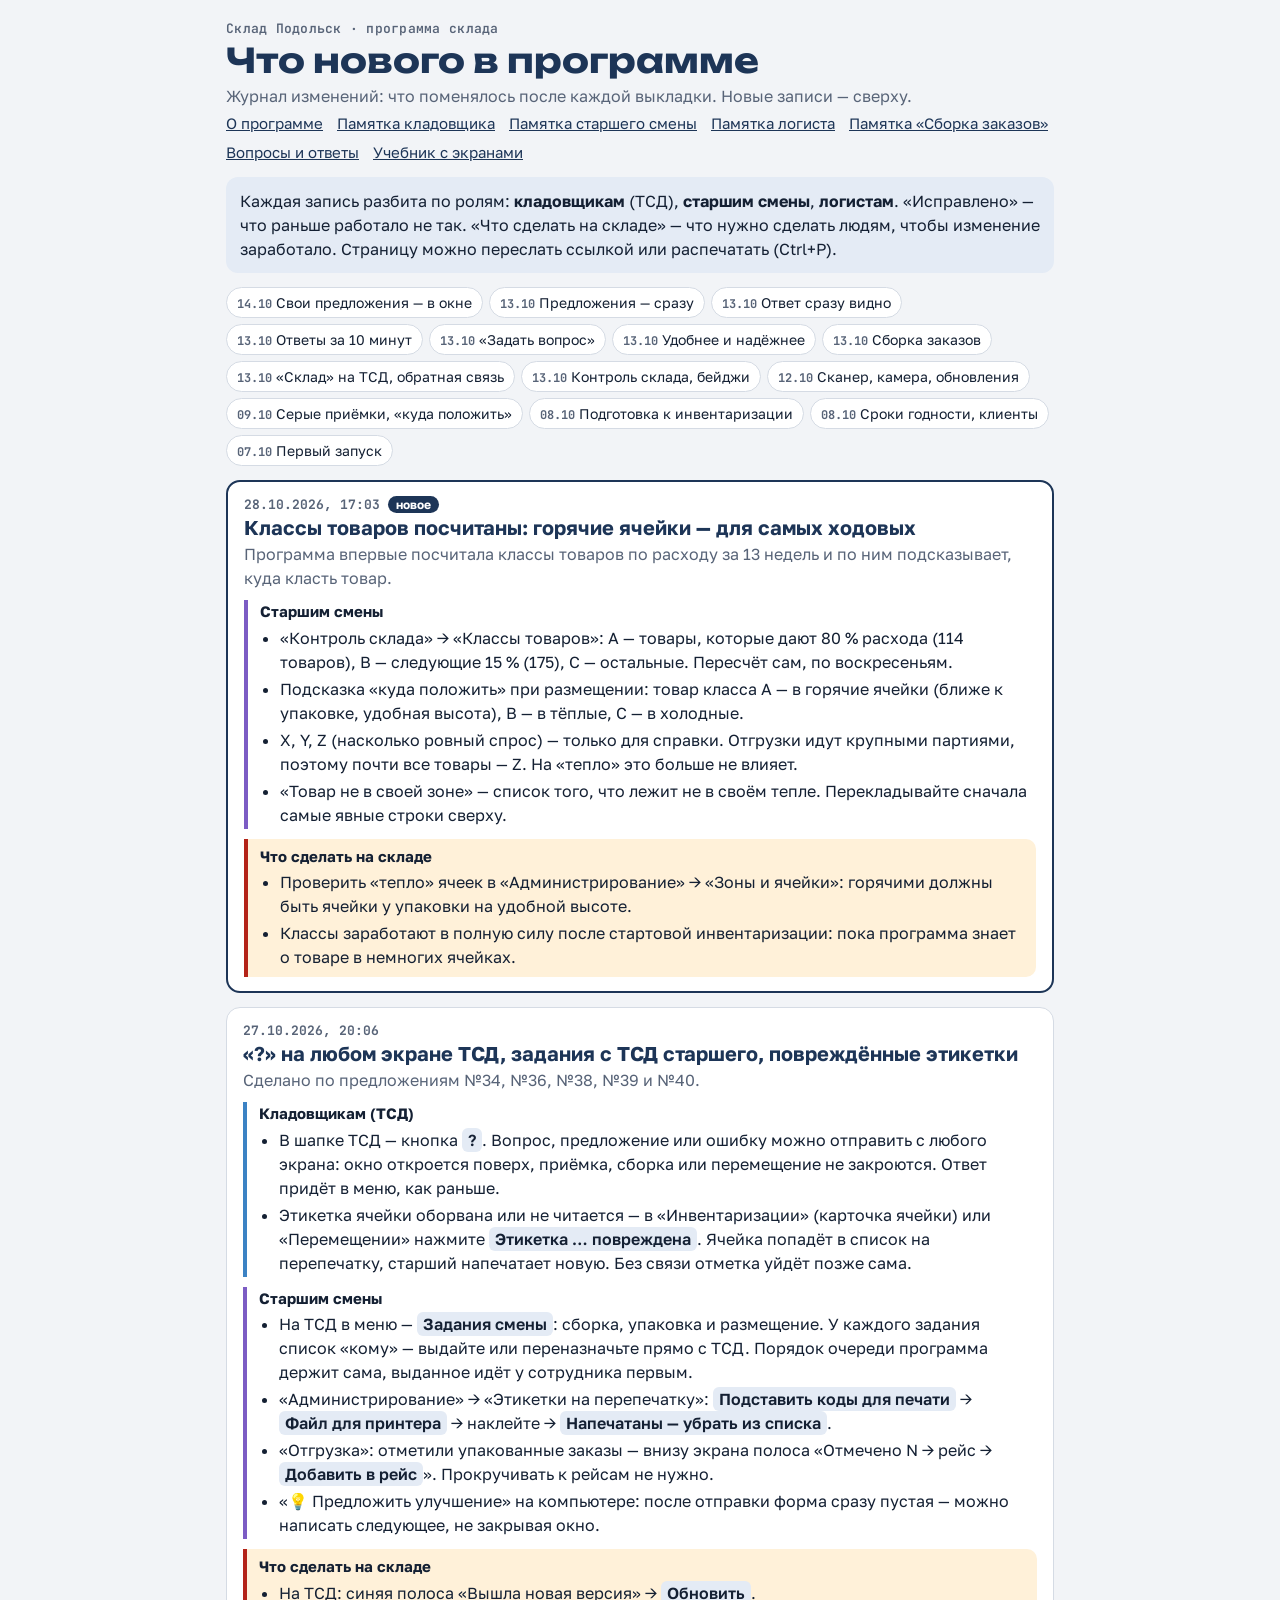
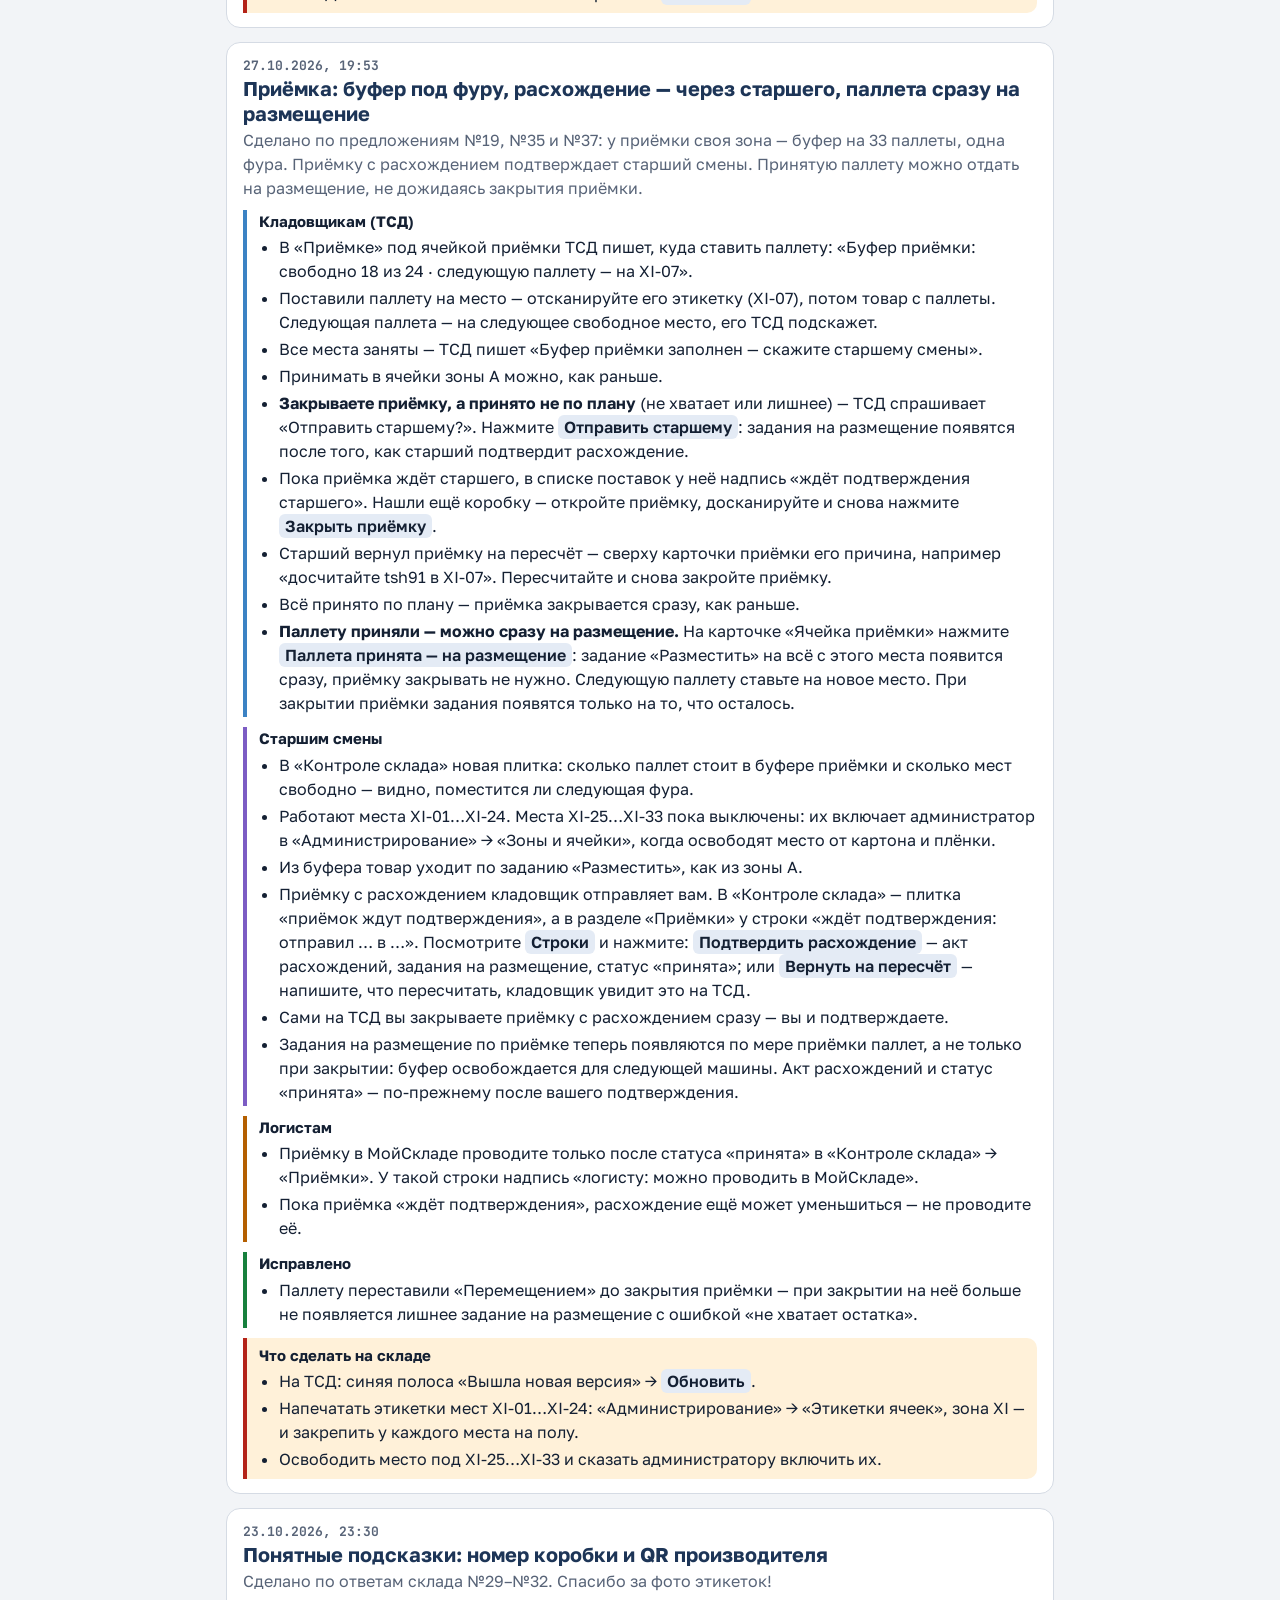
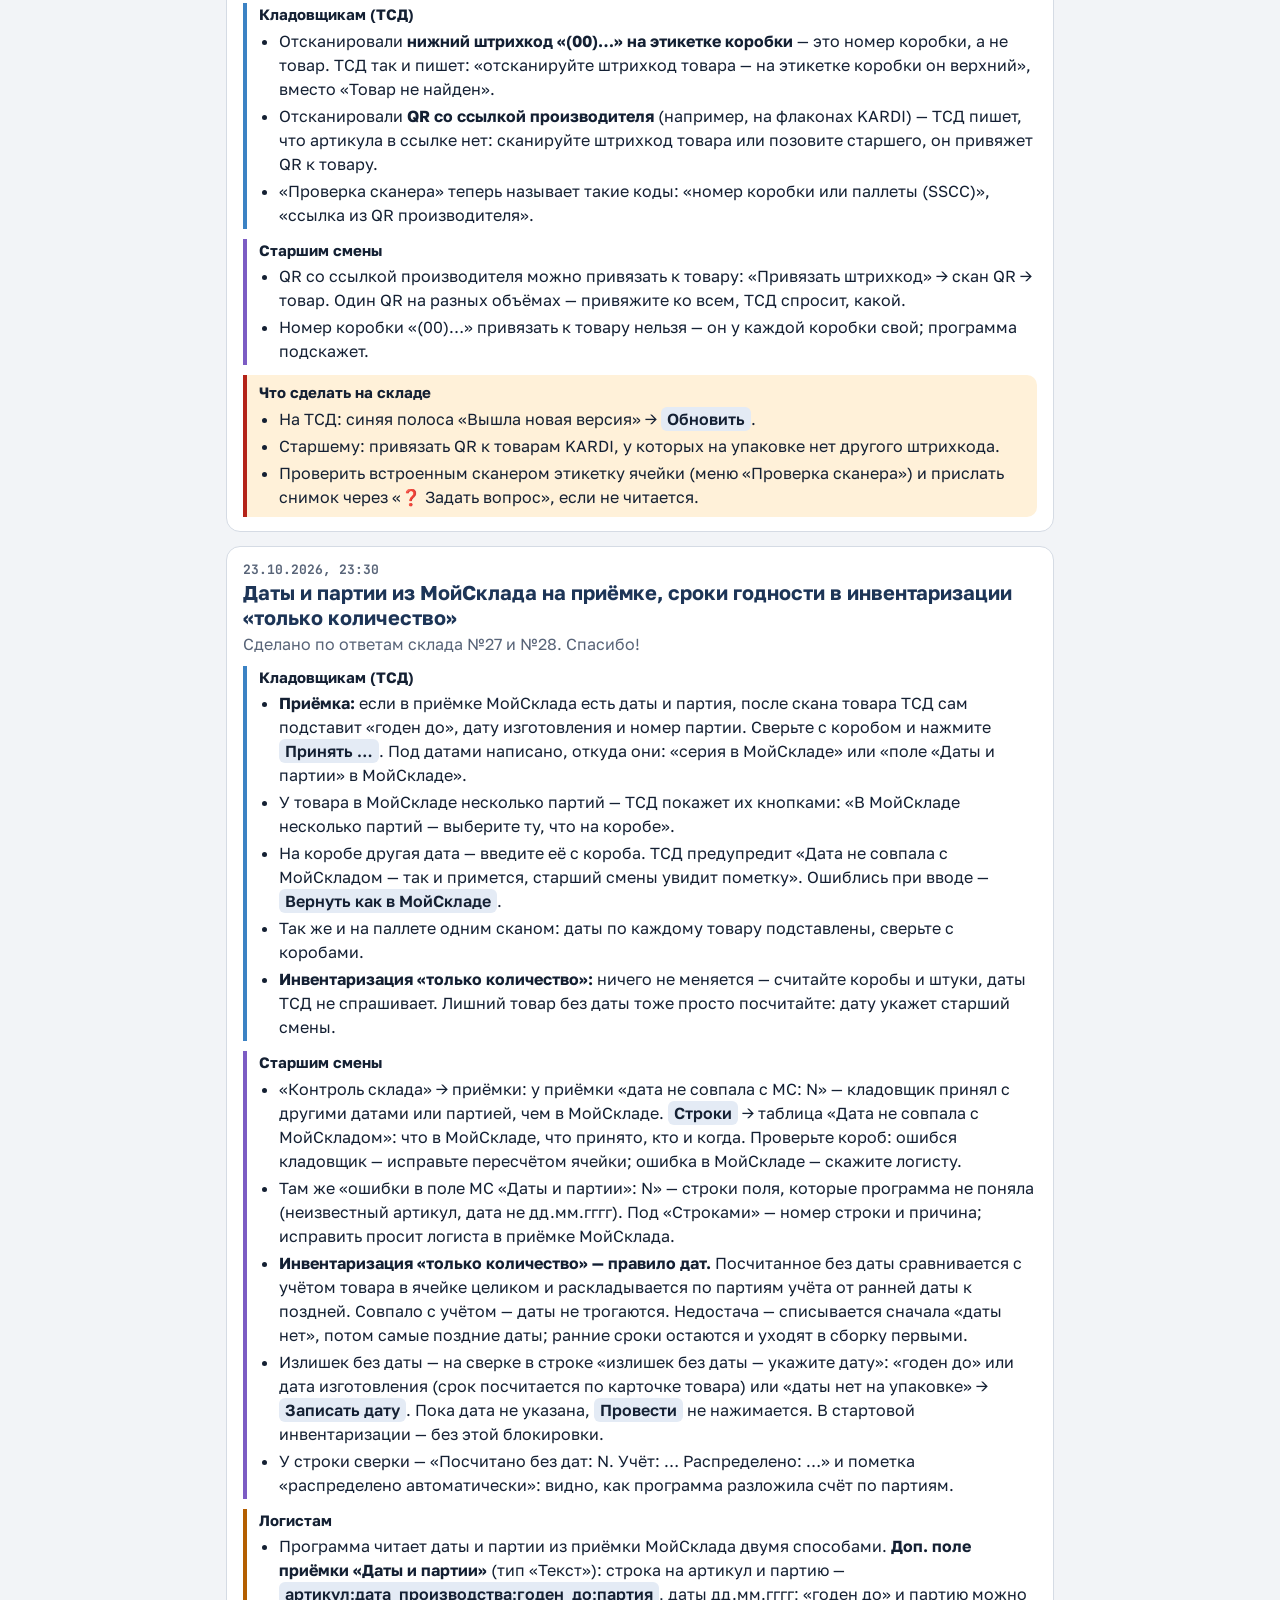
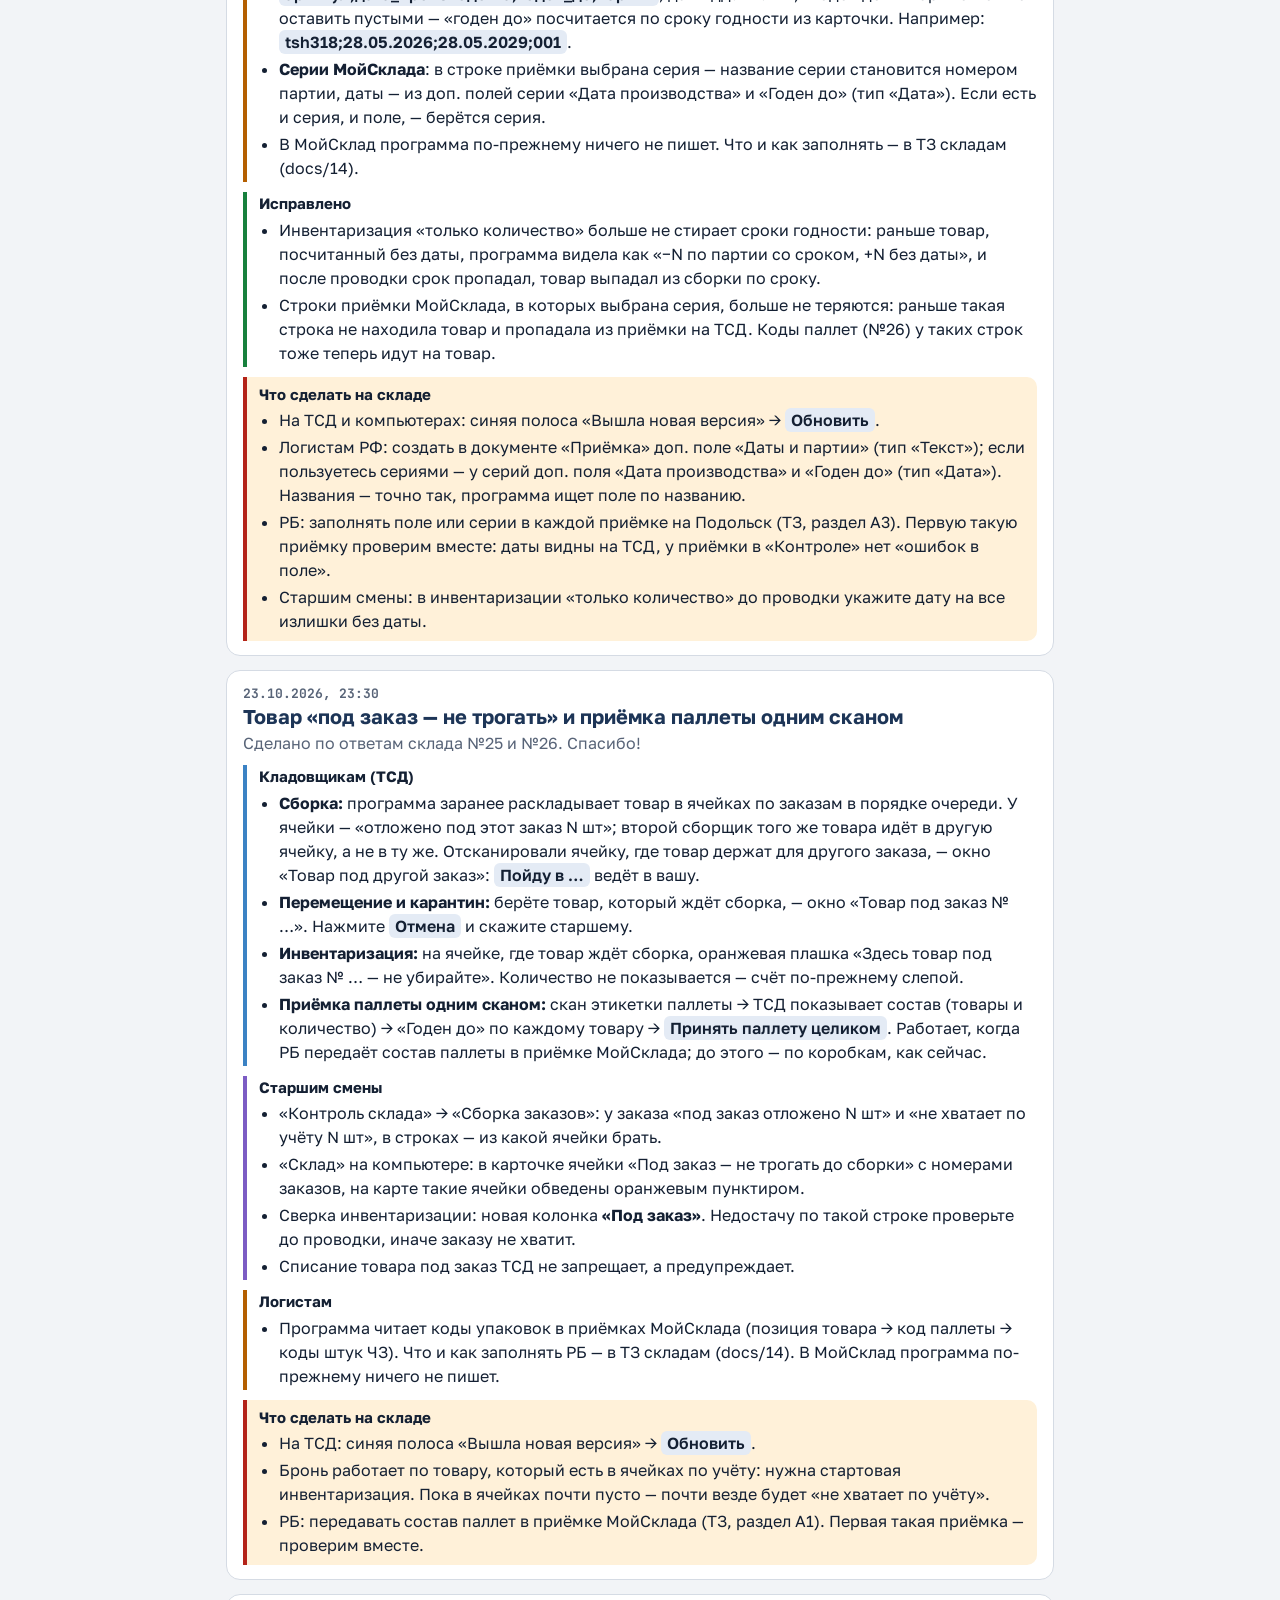
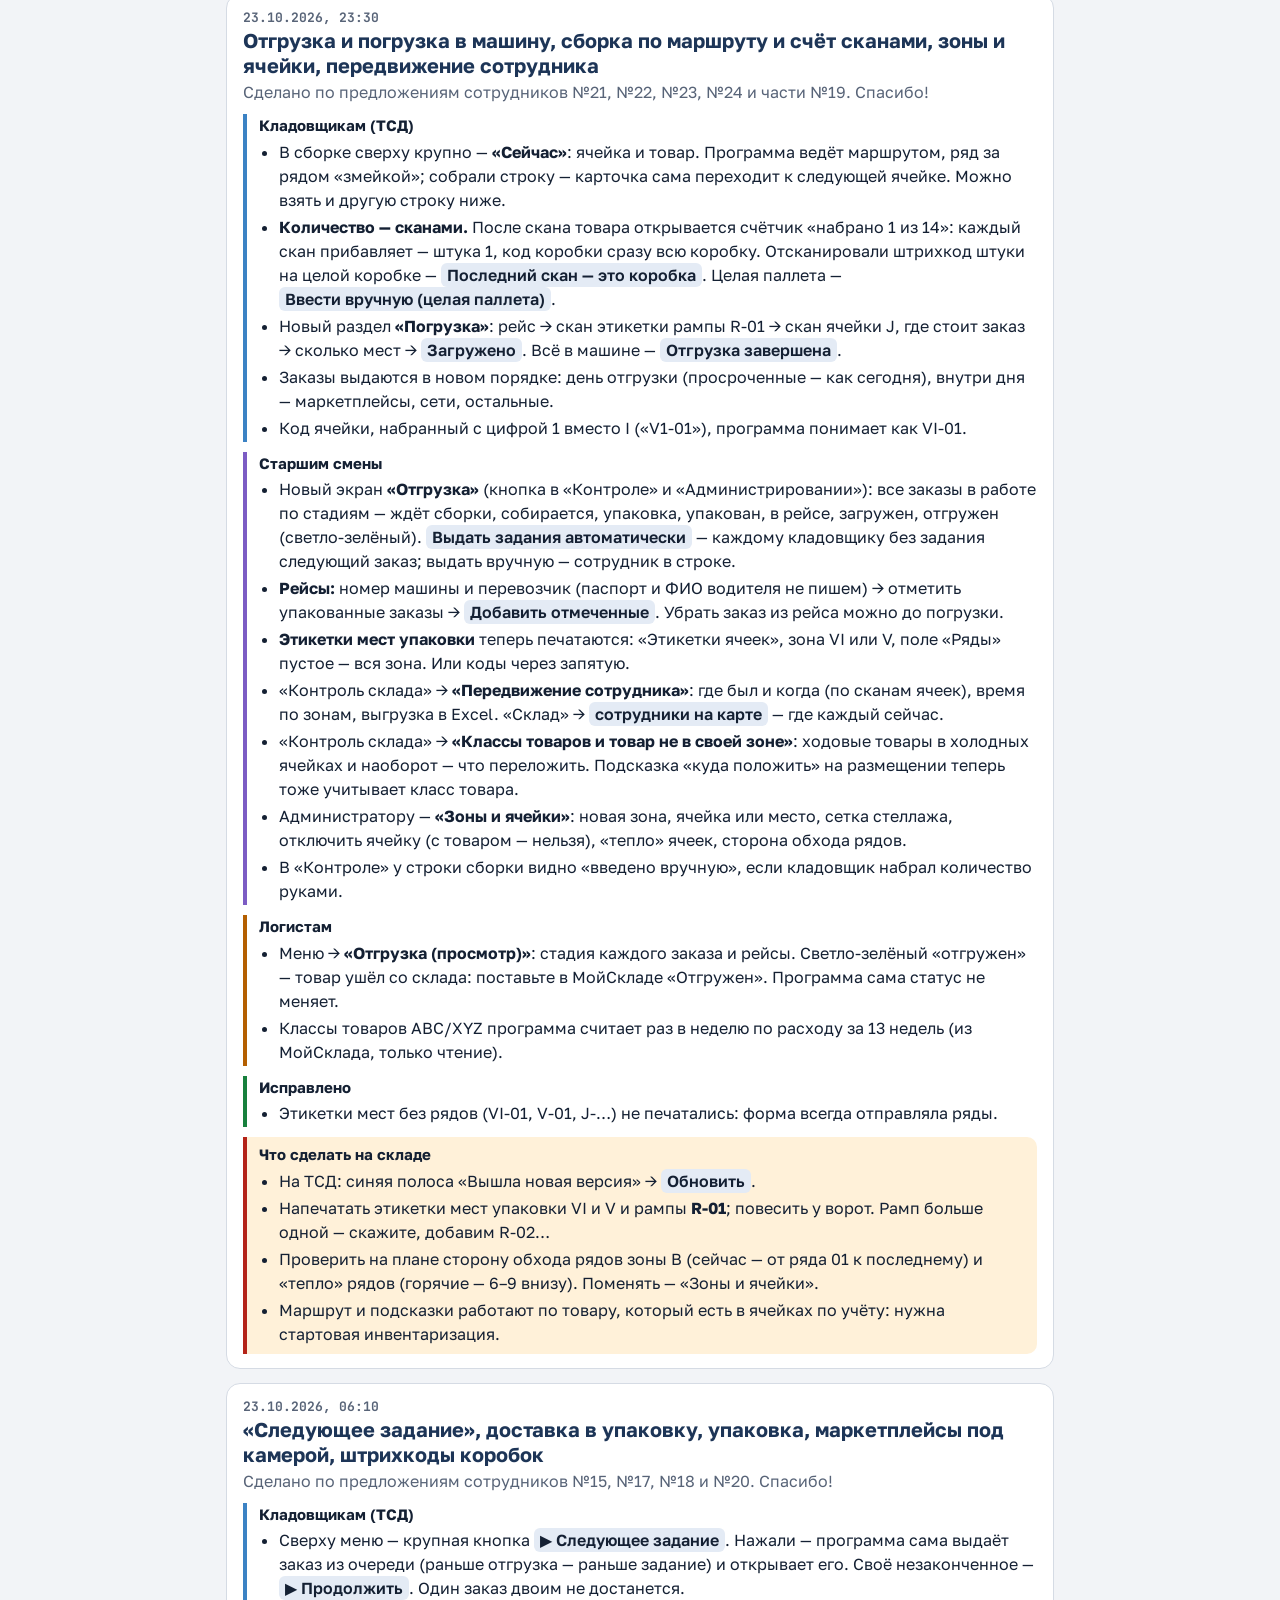
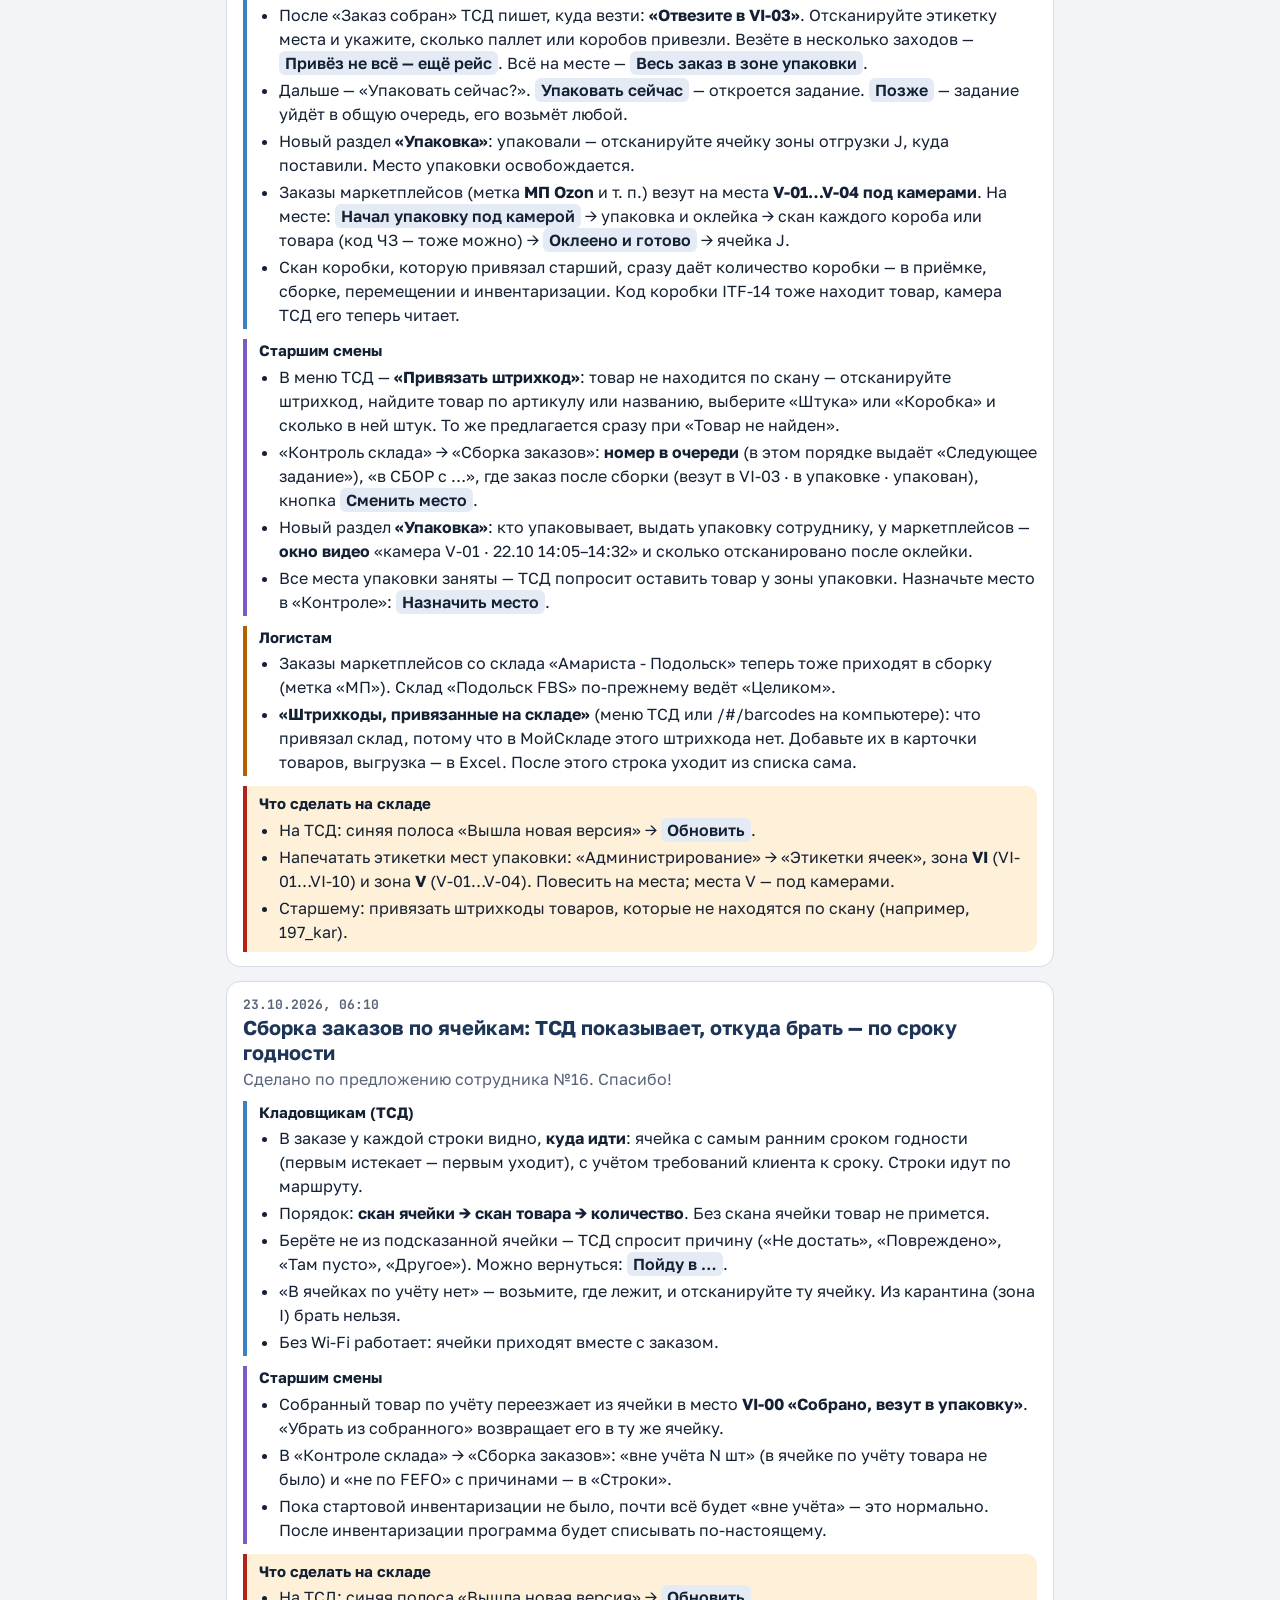
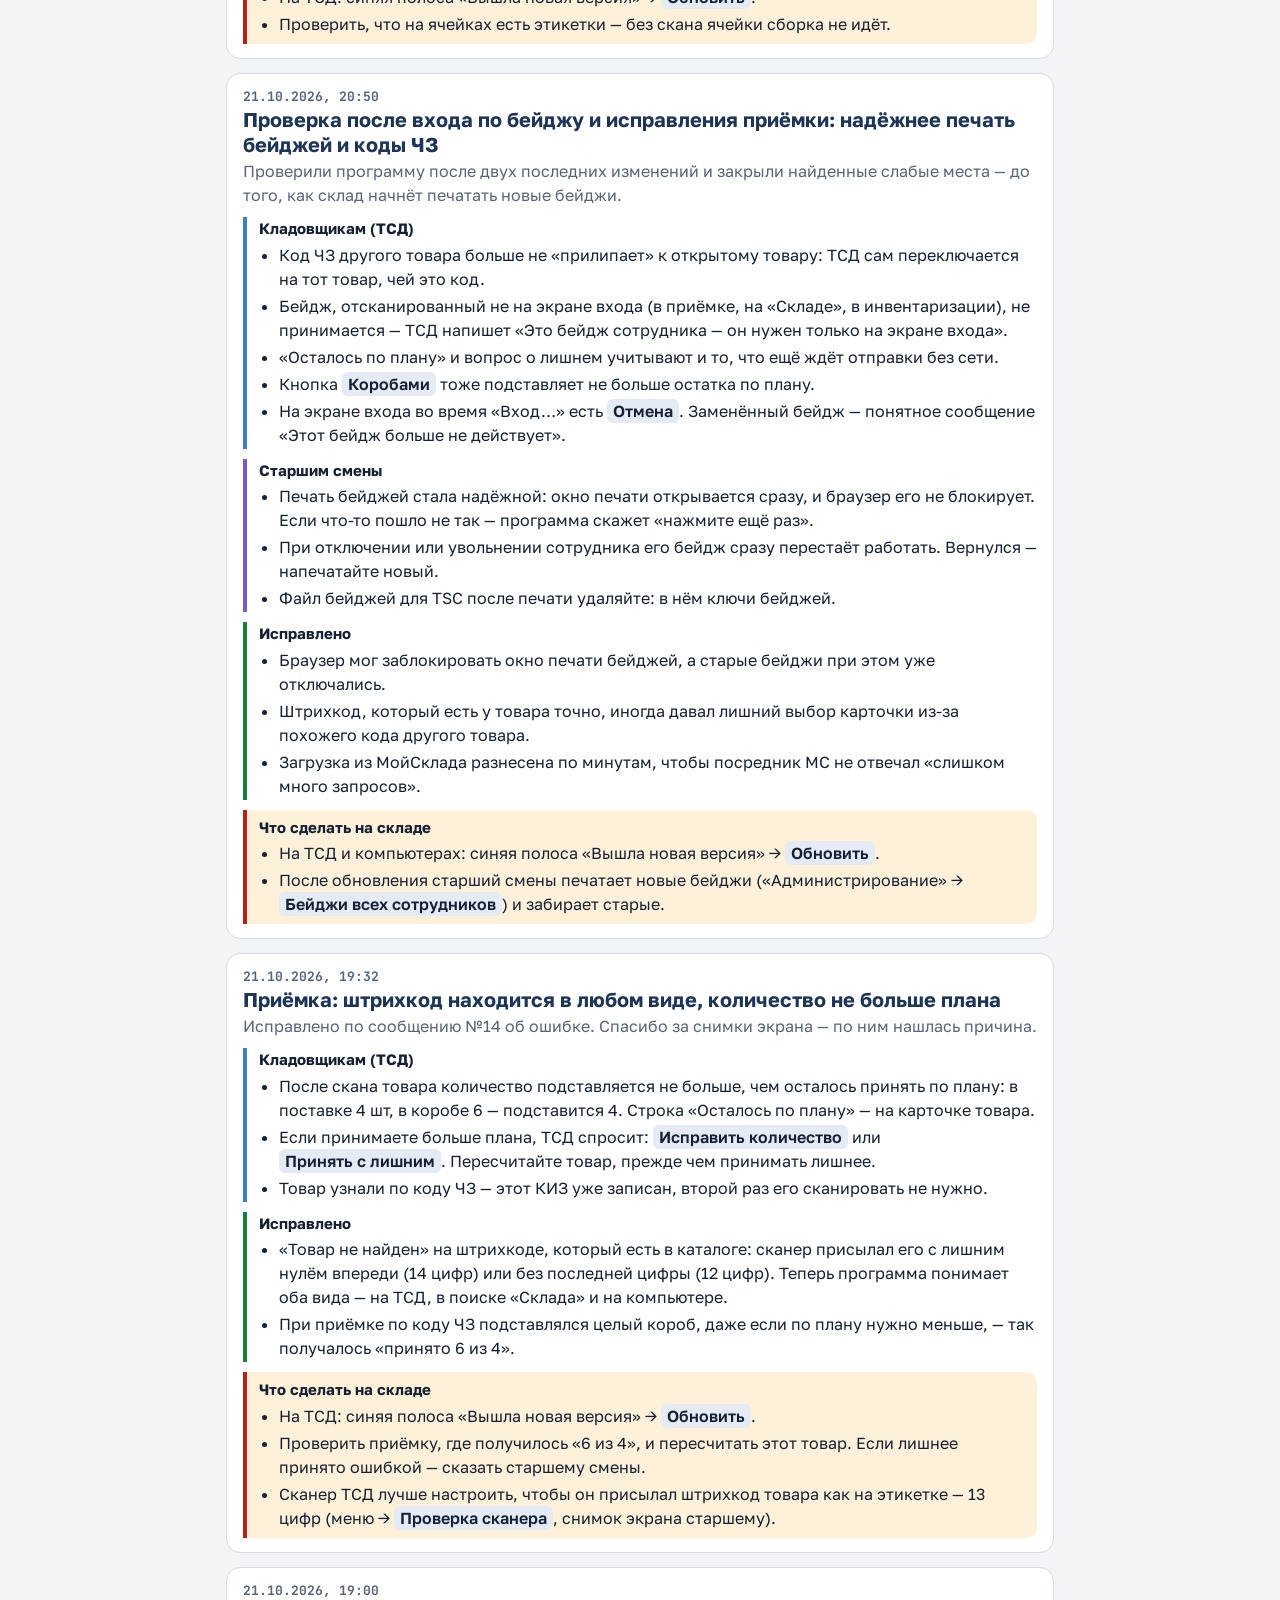
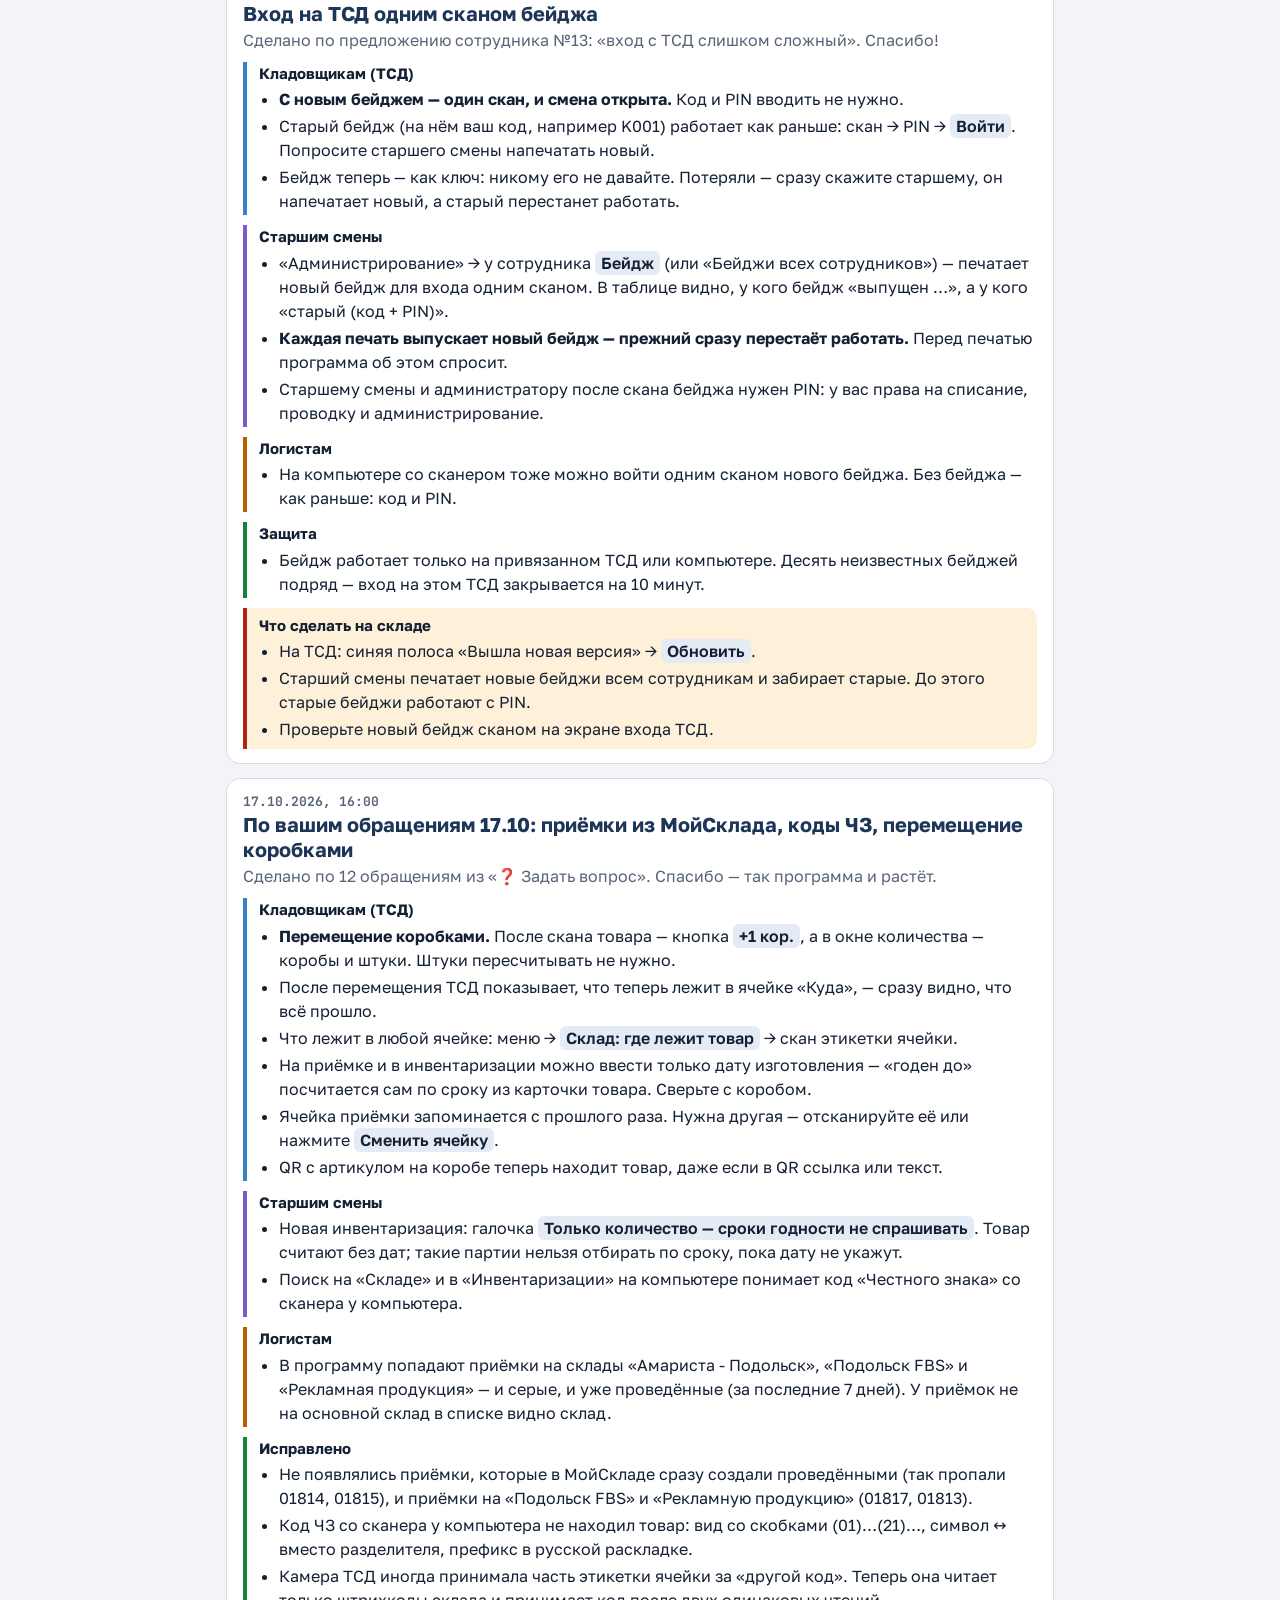
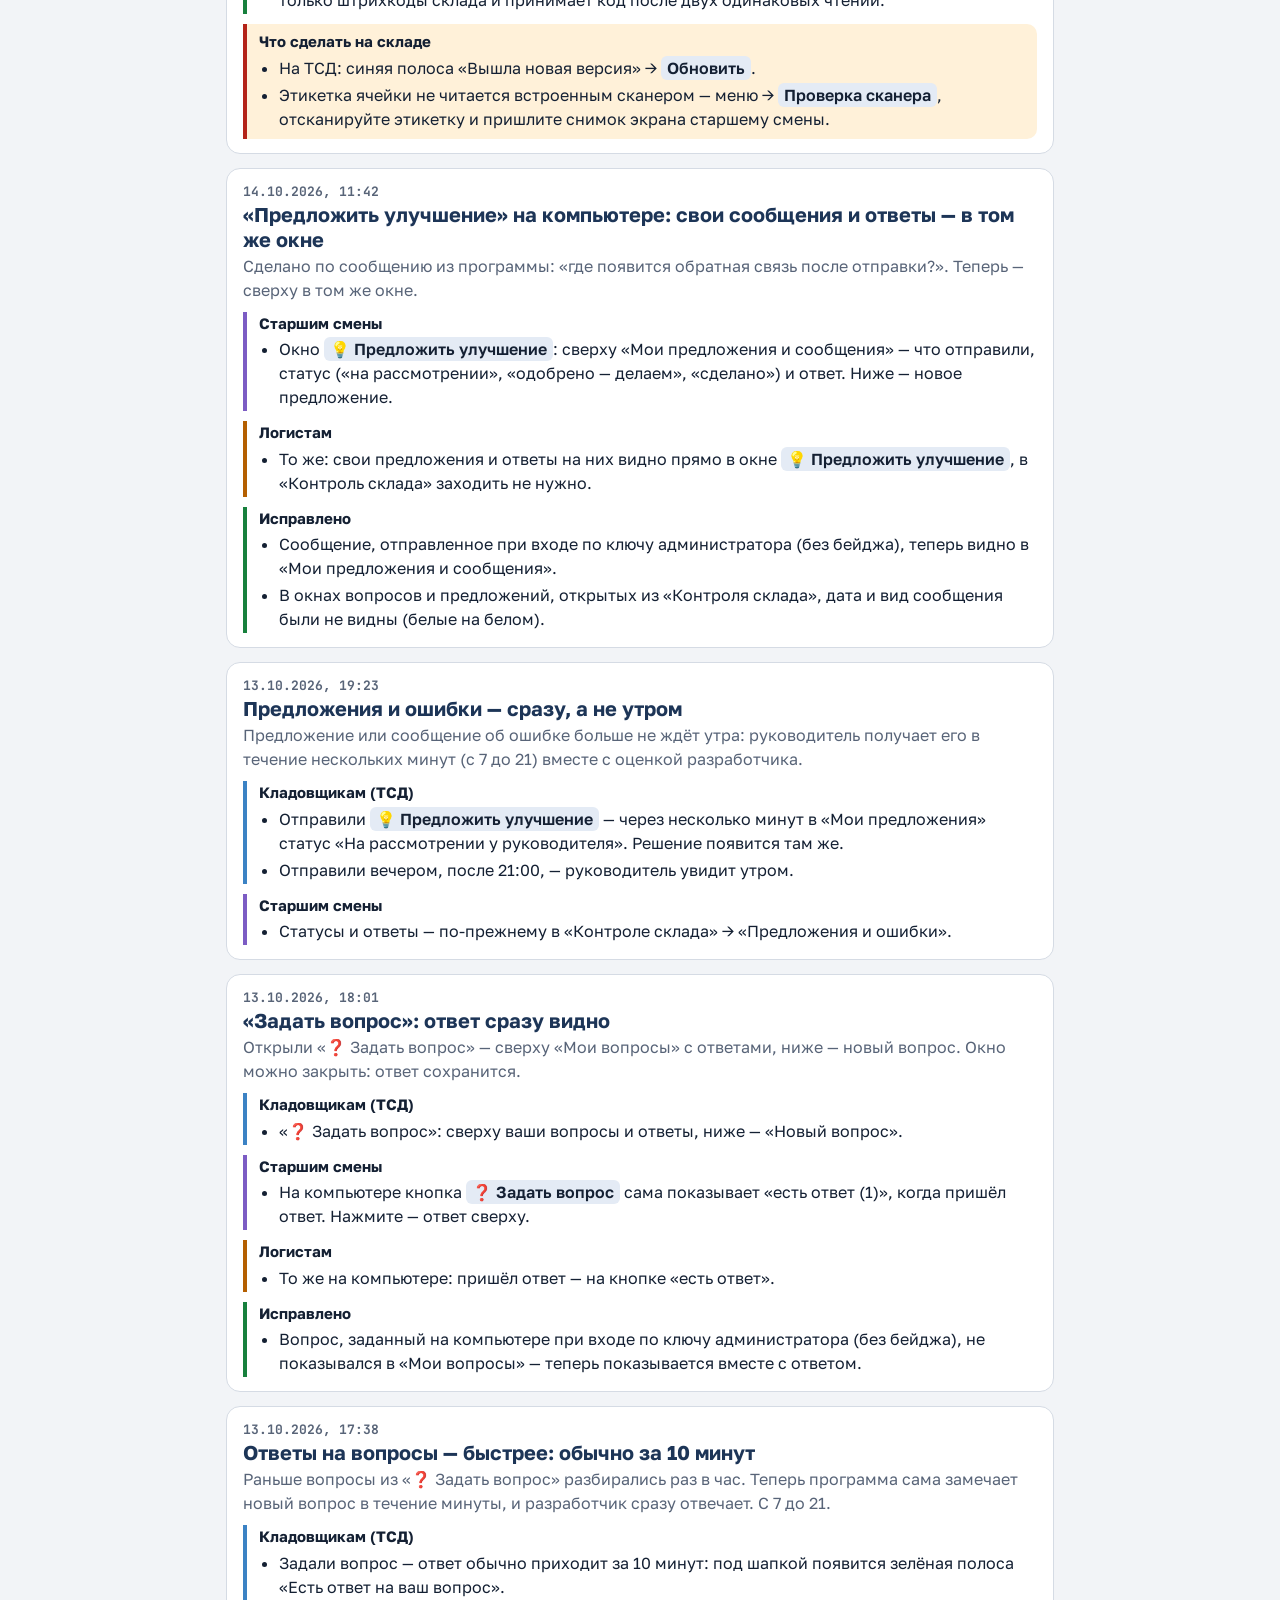
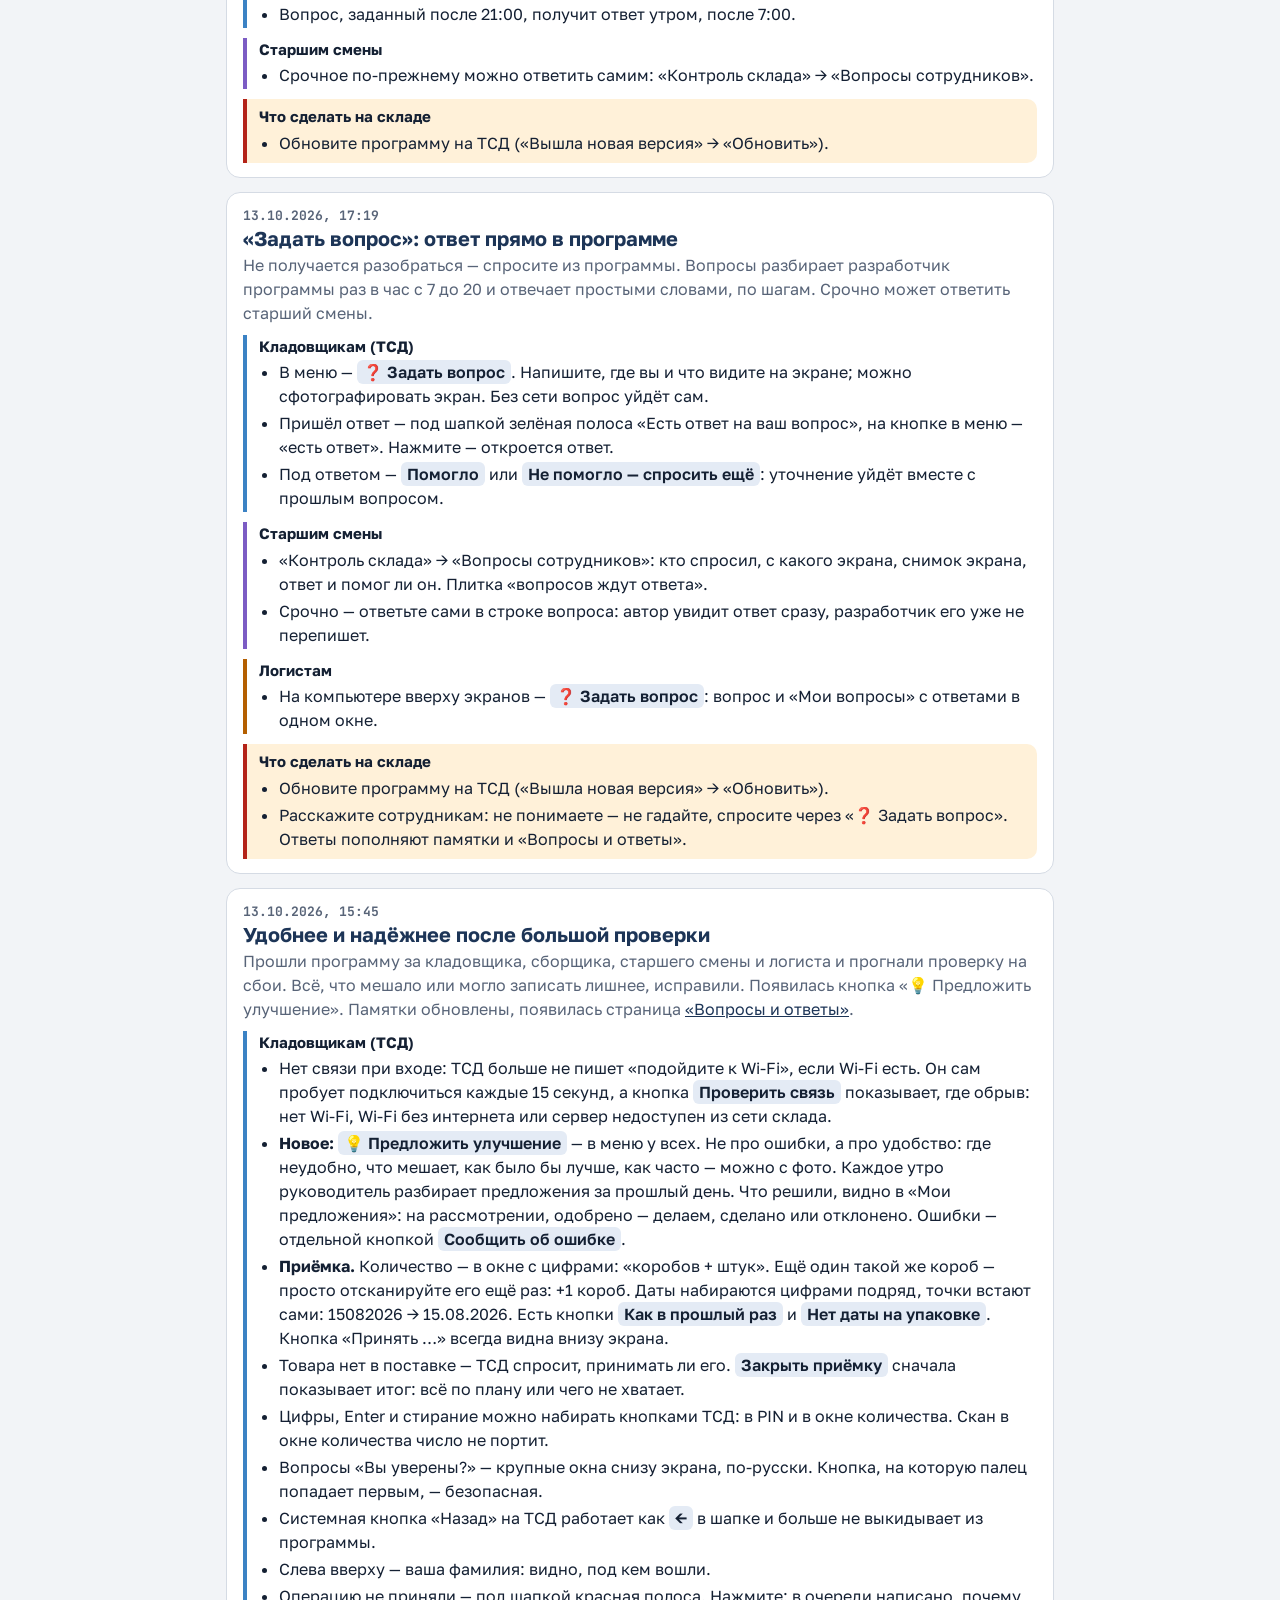
<file: wms/changes/index.html>
<!doctype html>
<html lang="ru">
<head>
<meta charset="utf-8">
<meta name="viewport" content="width=device-width, initial-scale=1, viewport-fit=cover">
<meta name="robots" content="noindex, nofollow">
<meta name="description" content="Журнал изменений программы склада Подольск: что поменялось для кладовщиков, старших смены и логистов после каждой выкладки.">
<meta name="color-scheme" content="light dark">
<title>Что нового в программе</title>
<link rel="preconnect" href="https://fonts.googleapis.com">
<link rel="preconnect" href="https://fonts.gstatic.com" crossorigin>
<link rel="stylesheet" href="https://fonts.googleapis.com/css2?family=Unbounded:wght@700&family=Golos+Text:wght@400;600;700&family=JetBrains+Mono:wght@600;700&display=swap">
<style>
/* Журнал изменений: новые выкладки сверху, по ролям. Тот же стиль, что у памяток и учебника. */
:root {
  --bg: #f2f4f7; --surface: #ffffff; --ink: #142033; --muted: #586478; --line: #d5dbe4;
  --brand: #1d3557; --brand-soft: #e4ebf5; --signal: #b45f00; --signal-soft: #fff1d9; --bad: #b42318;
  --ok: #17803d; --ok-soft: #e3f5e9;
  --f-display: "Unbounded", "Golos Text", system-ui, sans-serif;
  --f-body: "Golos Text", system-ui, -apple-system, "Segoe UI", Roboto, sans-serif;
  --f-mono: "JetBrains Mono", ui-monospace, Menlo, Consolas, monospace;
}
@media (prefers-color-scheme: dark) {
  :root:not([data-theme="light"]) {
    --bg: #0e1520; --surface: #161f2d; --ink: #e6ebf2; --muted: #9ba7b9; --line: #2a3648;
    --brand: #9cbbe6; --brand-soft: #1d2a3d; --signal: #f2b04a; --signal-soft: #33260f; --bad: #f08b80;
    --ok: #7fd39b; --ok-soft: #15301f;
    color-scheme: dark;
  }
}
:root[data-theme="dark"] {
  --bg: #0e1520; --surface: #161f2d; --ink: #e6ebf2; --muted: #9ba7b9; --line: #2a3648;
  --brand: #9cbbe6; --brand-soft: #1d2a3d; --signal: #f2b04a; --signal-soft: #33260f; --bad: #f08b80;
  --ok: #7fd39b; --ok-soft: #15301f;
  color-scheme: dark;
}
* { box-sizing: border-box; }
html { -webkit-text-size-adjust: 100%; }
body { margin: 0; background: var(--bg); color: var(--ink); font: 400 16px/1.5 var(--f-body); }
a { color: var(--brand); }
.wrap { max-width: 860px; margin: 0 auto; padding: 20px 16px 40px; display: grid; gap: 14px; }
header { display: grid; gap: 4px; }
.eyebrow { font: 600 13px var(--f-mono); color: var(--muted); letter-spacing: .02em; }
h1 { margin: 0; font: 700 clamp(24px, 4.4vw, 34px)/1.15 var(--f-display); color: var(--brand); }
.sub { margin: 0; color: var(--muted); }
.links { display: flex; flex-wrap: wrap; gap: 6px 14px; font-size: 15px; }
.how { margin: 0; padding: 12px 14px; border-radius: 12px; background: var(--brand-soft); }
.toc { display: flex; flex-wrap: wrap; gap: 6px; margin: 0; padding: 0; list-style: none; }
.toc a { display: inline-block; padding: 4px 10px; border-radius: 999px; border: 1px solid var(--line); background: var(--surface); text-decoration: none; font-size: 14px; color: var(--ink); }
.toc a b { font-family: var(--f-mono); font-size: 12px; color: var(--muted); margin-right: 4px; }
article { background: var(--surface); border: 1px solid var(--line); border-radius: 14px; padding: 14px 16px; display: grid; gap: 10px; scroll-margin-top: 12px; }
article.latest { border: 2px solid var(--brand); }
.rel-head { display: grid; gap: 2px; }
.date { font: 700 13px var(--f-mono); color: var(--muted); }
.date .new { margin-left: 8px; padding: 1px 8px; border-radius: 999px; background: var(--brand); color: var(--surface); font-family: var(--f-body); font-size: 12px; }
h2 { margin: 0; font: 700 20px/1.25 var(--f-body); color: var(--brand); }
.lead { margin: 0; color: var(--muted); }
.who { border-left: 4px solid var(--line); padding: 2px 0 2px 12px; }
.who h3 { margin: 0 0 4px; font: 700 15px/1.3 var(--f-body); }
.who.tsd { border-color: #3b82c4; }
.who.lead-role { border-color: #7c5cc4; }
.who.logist { border-color: var(--signal); }
.who.fixed { border-color: var(--ok); }
.who.todo { border-color: var(--bad); background: var(--signal-soft); border-radius: 0 10px 10px 0; padding: 8px 10px 8px 12px; }
ul { margin: 0; padding-left: 20px; display: grid; gap: 3px; }
p { margin: 0; }
.k { display: inline-block; padding: 0 6px; border-radius: 6px; background: var(--brand-soft); font-weight: 600; }
.note { color: var(--muted); font-size: 14px; }
footer { color: var(--muted); font-size: 13px; display: grid; gap: 4px; }
@media print {
  @page { size: A4; margin: 10mm; }
  body { background: #fff; color: #000; font-size: 10pt; line-height: 1.35; }
  .wrap { max-width: none; padding: 0; gap: 8px; }
  h1 { font-size: 18pt; color: #000; }
  .links, .toc { display: none; }
  article { border-color: #999; padding: 8px 10px; break-inside: auto; }
  article.latest { border-width: 1px; }
  .who { break-inside: avoid; }
  .how, .who.todo { background: #f3f3f3; }
  .k { background: #eee; }
}
</style>
</head>
<body>
<div class="wrap">
  <header>
    <span class="eyebrow">Склад Подольск · программа склада</span>
    <h1>Что нового в программе</h1>
    <p class="sub">Журнал изменений: что поменялось после каждой выкладки. Новые записи — сверху.</p>
    <nav class="links">
      <a href="../">О программе</a>
      <a href="../kladovshik/">Памятка кладовщика</a>
      <a href="../starshiy/">Памятка старшего смены</a>
      <a href="../logist/">Памятка логиста</a>
      <a href="../sborka/">Памятка «Сборка заказов»</a>
      <a href="../faq/">Вопросы и ответы</a>
      <a href="../training/">Учебник с экранами</a>
    </nav>
  </header>

  <p class="how">
    Каждая запись разбита по ролям: <b>кладовщикам</b> (ТСД), <b>старшим смены</b>, <b>логистам</b>.
    «Исправлено» — что раньше работало не так. «Что сделать на складе» — что нужно сделать людям, чтобы изменение заработало.
    Страницу можно переслать ссылкой или распечатать (Ctrl+P).
  </p>

  <ul class="toc" aria-label="Выкладки">
    <li><a href="#2026-10-13-fb-mine"><b>14.10</b>Свои предложения — в окне</a></li>
    <li><a href="#2026-10-13-ideas-fast"><b>13.10</b>Предложения — сразу</a></li>
    <li><a href="#2026-10-13-help-mine"><b>13.10</b>Ответ сразу видно</a></li>
    <li><a href="#2026-10-13-help-fast"><b>13.10</b>Ответы за 10 минут</a></li>
    <li><a href="#2026-10-13-help"><b>13.10</b>«Задать вопрос»</a></li>
    <li><a href="#2026-10-13-check"><b>13.10</b>Удобнее и надёжнее</a></li>
    <li><a href="#2026-10-13-sborka"><b>13.10</b>Сборка заказов</a></li>
    <li><a href="#2026-10-13-sklad"><b>13.10</b>«Склад» на ТСД, обратная связь</a></li>
    <li><a href="#2026-10-13-control"><b>13.10</b>Контроль склада, бейджи</a></li>
    <li><a href="#2026-10-12"><b>12.10</b>Сканер, камера, обновления</a></li>
    <li><a href="#2026-10-09"><b>09.10</b>Серые приёмки, «куда положить»</a></li>
    <li><a href="#2026-10-08-inv"><b>08.10</b>Подготовка к инвентаризации</a></li>
    <li><a href="#2026-10-08-srok"><b>08.10</b>Сроки годности, клиенты</a></li>
    <li><a href="#2026-10-07"><b>07.10</b>Первый запуск</a></li>
  </ul>

  <!-- Новая запись — сюда, сверху. Класс latest — только у последней. -->

  <article id="2026-10-28-heat-abc" class="latest">
    <div class="rel-head">
      <span class="date">28.10.2026, 17:03<span class="new">новое</span></span>
      <h2>Классы товаров посчитаны: горячие ячейки — для самых ходовых</h2>
      <p class="lead">Программа впервые посчитала классы товаров по расходу за 13 недель и по ним подсказывает, куда класть товар.</p>
    </div>
    <section class="who lead-role">
      <h3>Старшим смены</h3>
      <ul>
        <li>«Контроль склада» → «Классы товаров»: A — товары, которые дают 80 % расхода (114 товаров), B — следующие 15 % (175), C — остальные. Пересчёт сам, по воскресеньям.</li>
        <li>Подсказка «куда положить» при размещении: товар класса A — в горячие ячейки (ближе к упаковке, удобная высота), B — в тёплые, C — в холодные.</li>
        <li>X, Y, Z (насколько ровный спрос) — только для справки. Отгрузки идут крупными партиями, поэтому почти все товары — Z. На «тепло» это больше не влияет.</li>
        <li>«Товар не в своей зоне» — список того, что лежит не в своём тепле. Перекладывайте сначала самые явные строки сверху.</li>
      </ul>
    </section>
    <section class="who todo">
      <h3>Что сделать на складе</h3>
      <ul>
        <li>Проверить «тепло» ячеек в «Администрирование» → «Зоны и ячейки»: горячими должны быть ячейки у упаковки на удобной высоте.</li>
        <li>Классы заработают в полную силу после стартовой инвентаризации: пока программа знает о товаре в немногих ячейках.</li>
      </ul>
    </section>
  </article>

  <article id="2026-10-27-tsd-tasks">
    <div class="rel-head">
      <span class="date">27.10.2026, 20:06</span>
      <h2>«?» на любом экране ТСД, задания с ТСД старшего, повреждённые этикетки</h2>
      <p class="lead">Сделано по предложениям №34, №36, №38, №39 и №40.</p>
    </div>
    <section class="who tsd">
      <h3>Кладовщикам (ТСД)</h3>
      <ul>
        <li>В шапке ТСД — кнопка <span class="k">?</span>. Вопрос, предложение или ошибку можно отправить с любого экрана: окно откроется поверх, приёмка, сборка или перемещение не закроются. Ответ придёт в меню, как раньше.</li>
        <li>Этикетка ячейки оборвана или не читается — в «Инвентаризации» (карточка ячейки) или «Перемещении» нажмите <span class="k">Этикетка … повреждена</span>. Ячейка попадёт в список на перепечатку, старший напечатает новую. Без связи отметка уйдёт позже сама.</li>
      </ul>
    </section>
    <section class="who lead-role">
      <h3>Старшим смены</h3>
      <ul>
        <li>На ТСД в меню — <span class="k">Задания смены</span>: сборка, упаковка и размещение. У каждого задания список «кому» — выдайте или переназначьте прямо с ТСД. Порядок очереди программа держит сама, выданное идёт у сотрудника первым.</li>
        <li>«Администрирование» → «Этикетки на перепечатку»: <span class="k">Подставить коды для печати</span> → <span class="k">Файл для принтера</span> → наклейте → <span class="k">Напечатаны — убрать из списка</span>.</li>
        <li>«Отгрузка»: отметили упакованные заказы — внизу экрана полоса «Отмечено N → рейс → <span class="k">Добавить в рейс</span>». Прокручивать к рейсам не нужно.</li>
        <li>«💡 Предложить улучшение» на компьютере: после отправки форма сразу пустая — можно написать следующее, не закрывая окно.</li>
      </ul>
    </section>
    <section class="who todo">
      <h3>Что сделать на складе</h3>
      <ul>
        <li>На ТСД: синяя полоса «Вышла новая версия» → <span class="k">Обновить</span>.</li>
      </ul>
    </section>
  </article>

  <article id="2026-10-26-buffer">
    <div class="rel-head">
      <span class="date">27.10.2026, 19:53</span>
      <h2>Приёмка: буфер под фуру, расхождение — через старшего, паллета сразу на размещение</h2>
      <p class="lead">Сделано по предложениям №19, №35 и №37: у приёмки своя зона — буфер на 33 паллеты, одна фура. Приёмку с расхождением подтверждает старший смены. Принятую паллету можно отдать на размещение, не дожидаясь закрытия приёмки.</p>
    </div>
    <section class="who tsd">
      <h3>Кладовщикам (ТСД)</h3>
      <ul>
        <li>В «Приёмке» под ячейкой приёмки ТСД пишет, куда ставить паллету: «Буфер приёмки: свободно 18 из 24 · следующую паллету — на XI-07».</li>
        <li>Поставили паллету на место — отсканируйте его этикетку (XI-07), потом товар с паллеты. Следующая паллета — на следующее свободное место, его ТСД подскажет.</li>
        <li>Все места заняты — ТСД пишет «Буфер приёмки заполнен — скажите старшему смены».</li>
        <li>Принимать в ячейки зоны A можно, как раньше.</li>
        <li><b>Закрываете приёмку, а принято не по плану</b> (не хватает или лишнее) — ТСД спрашивает «Отправить старшему?». Нажмите <span class="k">Отправить старшему</span>: задания на размещение появятся после того, как старший подтвердит расхождение.</li>
        <li>Пока приёмка ждёт старшего, в списке поставок у неё надпись «ждёт подтверждения старшего». Нашли ещё коробку — откройте приёмку, досканируйте и снова нажмите <span class="k">Закрыть приёмку</span>.</li>
        <li>Старший вернул приёмку на пересчёт — сверху карточки приёмки его причина, например «досчитайте tsh91 в XI-07». Пересчитайте и снова закройте приёмку.</li>
        <li>Всё принято по плану — приёмка закрывается сразу, как раньше.</li>
        <li><b>Паллету приняли — можно сразу на размещение.</b> На карточке «Ячейка приёмки» нажмите <span class="k">Паллета принята — на размещение</span>: задание «Разместить» на всё с этого места появится сразу, приёмку закрывать не нужно. Следующую паллету ставьте на новое место. При закрытии приёмки задания появятся только на то, что осталось.</li>
      </ul>
    </section>
    <section class="who lead-role">
      <h3>Старшим смены</h3>
      <ul>
        <li>В «Контроле склада» новая плитка: сколько паллет стоит в буфере приёмки и сколько мест свободно — видно, поместится ли следующая фура.</li>
        <li>Работают места XI-01…XI-24. Места XI-25…XI-33 пока выключены: их включает администратор в «Администрирование» → «Зоны и ячейки», когда освободят место от картона и плёнки.</li>
        <li>Из буфера товар уходит по заданию «Разместить», как из зоны A.</li>
        <li>Приёмку с расхождением кладовщик отправляет вам. В «Контроле склада» — плитка «приёмок ждут подтверждения», а в разделе «Приёмки» у строки «ждёт подтверждения: отправил … в …». Посмотрите <span class="k">Строки</span> и нажмите:
          <span class="k">Подтвердить расхождение</span> — акт расхождений, задания на размещение, статус «принята»;
          или <span class="k">Вернуть на пересчёт</span> — напишите, что пересчитать, кладовщик увидит это на ТСД.</li>
        <li>Сами на ТСД вы закрываете приёмку с расхождением сразу — вы и подтверждаете.</li>
        <li>Задания на размещение по приёмке теперь появляются по мере приёмки паллет, а не только при закрытии: буфер освобождается для следующей машины. Акт расхождений и статус «принята» — по-прежнему после вашего подтверждения.</li>
      </ul>
    </section>
    <section class="who logist">
      <h3>Логистам</h3>
      <ul>
        <li>Приёмку в МойСкладе проводите только после статуса «принята» в «Контроле склада» → «Приёмки». У такой строки надпись «логисту: можно проводить в МойСкладе».</li>
        <li>Пока приёмка «ждёт подтверждения», расхождение ещё может уменьшиться — не проводите её.</li>
      </ul>
    </section>
    <section class="who fixed">
      <h3>Исправлено</h3>
      <ul>
        <li>Паллету переставили «Перемещением» до закрытия приёмки — при закрытии на неё больше не появляется лишнее задание на размещение с ошибкой «не хватает остатка».</li>
      </ul>
    </section>
    <section class="who todo">
      <h3>Что сделать на складе</h3>
      <ul>
        <li>На ТСД: синяя полоса «Вышла новая версия» → <span class="k">Обновить</span>.</li>
        <li>Напечатать этикетки мест XI-01…XI-24: «Администрирование» → «Этикетки ячеек», зона XI — и закрепить у каждого места на полу.</li>
        <li>Освободить место под XI-25…XI-33 и сказать администратору включить их.</li>
      </ul>
    </section>
  </article>

  <article id="2026-10-23-scan-hints">
    <div class="rel-head">
      <span class="date">23.10.2026, 23:30</span>
      <h2>Понятные подсказки: номер коробки и QR производителя</h2>
      <p class="lead">Сделано по ответам склада №29–№32. Спасибо за фото этикеток!</p>
    </div>
    <section class="who tsd">
      <h3>Кладовщикам (ТСД)</h3>
      <ul>
        <li>Отсканировали <b>нижний штрихкод «(00)…» на этикетке коробки</b> — это номер коробки, а не товар. ТСД так и пишет: «отсканируйте штрихкод товара — на этикетке коробки он верхний», вместо «Товар не найден».</li>
        <li>Отсканировали <b>QR со ссылкой производителя</b> (например, на флаконах KARDI) — ТСД пишет, что артикула в ссылке нет: сканируйте штрихкод товара или позовите старшего, он привяжет QR к товару.</li>
        <li>«Проверка сканера» теперь называет такие коды: «номер коробки или паллеты (SSCC)», «ссылка из QR производителя».</li>
      </ul>
    </section>
    <section class="who lead-role">
      <h3>Старшим смены</h3>
      <ul>
        <li>QR со ссылкой производителя можно привязать к товару: «Привязать штрихкод» → скан QR → товар. Один QR на разных объёмах — привяжите ко всем, ТСД спросит, какой.</li>
        <li>Номер коробки «(00)…» привязать к товару нельзя — он у каждой коробки свой; программа подскажет.</li>
      </ul>
    </section>
    <section class="who todo">
      <h3>Что сделать на складе</h3>
      <ul>
        <li>На ТСД: синяя полоса «Вышла новая версия» → <span class="k">Обновить</span>.</li>
        <li>Старшему: привязать QR к товарам KARDI, у которых на упаковке нет другого штрихкода.</li>
        <li>Проверить встроенным сканером этикетку ячейки (меню «Проверка сканера») и прислать снимок через «❓ Задать вопрос», если не читается.</li>
      </ul>
    </section>
  </article>

  <article id="2026-10-23-dates">
    <div class="rel-head">
      <span class="date">23.10.2026, 23:30</span>
      <h2>Даты и партии из МойСклада на приёмке, сроки годности в инвентаризации «только количество»</h2>
      <p class="lead">Сделано по ответам склада №27 и №28. Спасибо!</p>
    </div>
    <section class="who tsd">
      <h3>Кладовщикам (ТСД)</h3>
      <ul>
        <li><b>Приёмка:</b> если в приёмке МойСклада есть даты и партия, после скана товара ТСД сам подставит «годен до», дату изготовления и номер партии. Сверьте с коробом и нажмите <span class="k">Принять …</span>. Под датами написано, откуда они: «серия в МойСкладе» или «поле «Даты и партии» в МойСкладе».</li>
        <li>У товара в МойСкладе несколько партий — ТСД покажет их кнопками: «В МойСкладе несколько партий — выберите ту, что на коробе».</li>
        <li>На коробе другая дата — введите её с короба. ТСД предупредит «Дата не совпала с МойСкладом — так и примется, старший смены увидит пометку». Ошиблись при вводе — <span class="k">Вернуть как в МойСкладе</span>.</li>
        <li>Так же и на паллете одним сканом: даты по каждому товару подставлены, сверьте с коробами.</li>
        <li><b>Инвентаризация «только количество»:</b> ничего не меняется — считайте коробы и штуки, даты ТСД не спрашивает. Лишний товар без даты тоже просто посчитайте: дату укажет старший смены.</li>
      </ul>
    </section>
    <section class="who lead-role">
      <h3>Старшим смены</h3>
      <ul>
        <li>«Контроль склада» → приёмки: у приёмки «дата не совпала с МС: N» — кладовщик принял с другими датами или партией, чем в МойСкладе. <span class="k">Строки</span> → таблица «Дата не совпала с МойСкладом»: что в МойСкладе, что принято, кто и когда. Проверьте короб: ошибся кладовщик — исправьте пересчётом ячейки; ошибка в МойСкладе — скажите логисту.</li>
        <li>Там же «ошибки в поле МС «Даты и партии»: N» — строки поля, которые программа не поняла (неизвестный артикул, дата не дд.мм.гггг). Под «Строками» — номер строки и причина; исправить просит логиста в приёмке МойСклада.</li>
        <li><b>Инвентаризация «только количество» — правило дат.</b> Посчитанное без даты сравнивается с учётом товара в ячейке целиком и раскладывается по партиям учёта от ранней даты к поздней. Совпало с учётом — даты не трогаются. Недостача — списывается сначала «даты нет», потом самые поздние даты; ранние сроки остаются и уходят в сборку первыми.</li>
        <li>Излишек без даты — на сверке в строке «излишек без даты — укажите дату»: «годен до» или дата изготовления (срок посчитается по карточке товара) или «даты нет на упаковке» → <span class="k">Записать дату</span>. Пока дата не указана, <span class="k">Провести</span> не нажимается. В стартовой инвентаризации — без этой блокировки.</li>
        <li>У строки сверки — «Посчитано без дат: N. Учёт: … Распределено: …» и пометка «распределено автоматически»: видно, как программа разложила счёт по партиям.</li>
      </ul>
    </section>
    <section class="who logist">
      <h3>Логистам</h3>
      <ul>
        <li>Программа читает даты и партии из приёмки МойСклада двумя способами. <b>Доп. поле приёмки «Даты и партии»</b> (тип «Текст»): строка на артикул и партию — <span class="k">артикул;дата_производства;годен_до;партия</span>, даты дд.мм.гггг; «годен до» и партию можно оставить пустыми — «годен до» посчитается по сроку годности из карточки. Например: <span class="k">tsh318;28.05.2026;28.05.2029;001</span>.</li>
        <li><b>Серии МойСклада</b>: в строке приёмки выбрана серия — название серии становится номером партии, даты — из доп. полей серии «Дата производства» и «Годен до» (тип «Дата»). Если есть и серия, и поле, — берётся серия.</li>
        <li>В МойСклад программа по-прежнему ничего не пишет. Что и как заполнять — в ТЗ складам (docs/14).</li>
      </ul>
    </section>
    <section class="who fixed">
      <h3>Исправлено</h3>
      <ul>
        <li>Инвентаризация «только количество» больше не стирает сроки годности: раньше товар, посчитанный без даты, программа видела как «−N по партии со сроком, +N без даты», и после проводки срок пропадал, товар выпадал из сборки по сроку.</li>
        <li>Строки приёмки МойСклада, в которых выбрана серия, больше не теряются: раньше такая строка не находила товар и пропадала из приёмки на ТСД. Коды паллет (№26) у таких строк тоже теперь идут на товар.</li>
      </ul>
    </section>
    <section class="who todo">
      <h3>Что сделать на складе</h3>
      <ul>
        <li>На ТСД и компьютерах: синяя полоса «Вышла новая версия» → <span class="k">Обновить</span>.</li>
        <li>Логистам РФ: создать в документе «Приёмка» доп. поле «Даты и партии» (тип «Текст»); если пользуетесь сериями — у серий доп. поля «Дата производства» и «Годен до» (тип «Дата»). Названия — точно так, программа ищет поле по названию.</li>
        <li>РБ: заполнять поле или серии в каждой приёмке на Подольск (ТЗ, раздел А3). Первую такую приёмку проверим вместе: даты видны на ТСД, у приёмки в «Контроле» нет «ошибок в поле».</li>
        <li>Старшим смены: в инвентаризации «только количество» до проводки укажите дату на все излишки без даты.</li>
      </ul>
    </section>
  </article>

  <article id="2026-10-23-holds">
    <div class="rel-head">
      <span class="date">23.10.2026, 23:30</span>
      <h2>Товар «под заказ — не трогать» и приёмка паллеты одним сканом</h2>
      <p class="lead">Сделано по ответам склада №25 и №26. Спасибо!</p>
    </div>
    <section class="who tsd">
      <h3>Кладовщикам (ТСД)</h3>
      <ul>
        <li><b>Сборка:</b> программа заранее раскладывает товар в ячейках по заказам в порядке очереди. У ячейки — «отложено под этот заказ N шт»; второй сборщик того же товара идёт в другую ячейку, а не в ту же. Отсканировали ячейку, где товар держат для другого заказа, — окно «Товар под другой заказ»: <span class="k">Пойду в …</span> ведёт в вашу.</li>
        <li><b>Перемещение и карантин:</b> берёте товар, который ждёт сборка, — окно «Товар под заказ № …». Нажмите <span class="k">Отмена</span> и скажите старшему.</li>
        <li><b>Инвентаризация:</b> на ячейке, где товар ждёт сборка, оранжевая плашка «Здесь товар под заказ № … — не убирайте». Количество не показывается — счёт по-прежнему слепой.</li>
        <li><b>Приёмка паллеты одним сканом:</b> скан этикетки паллеты → ТСД показывает состав (товары и количество) → «Годен до» по каждому товару → <span class="k">Принять паллету целиком</span>. Работает, когда РБ передаёт состав паллеты в приёмке МойСклада; до этого — по коробкам, как сейчас.</li>
      </ul>
    </section>
    <section class="who lead-role">
      <h3>Старшим смены</h3>
      <ul>
        <li>«Контроль склада» → «Сборка заказов»: у заказа «под заказ отложено N шт» и «не хватает по учёту N шт», в строках — из какой ячейки брать.</li>
        <li>«Склад» на компьютере: в карточке ячейки «Под заказ — не трогать до сборки» с номерами заказов, на карте такие ячейки обведены оранжевым пунктиром.</li>
        <li>Сверка инвентаризации: новая колонка <b>«Под заказ»</b>. Недостачу по такой строке проверьте до проводки, иначе заказу не хватит.</li>
        <li>Списание товара под заказ ТСД не запрещает, а предупреждает.</li>
      </ul>
    </section>
    <section class="who logist">
      <h3>Логистам</h3>
      <ul>
        <li>Программа читает коды упаковок в приёмках МойСклада (позиция товара → код паллеты → коды штук ЧЗ). Что и как заполнять РБ — в ТЗ складам (docs/14). В МойСклад программа по-прежнему ничего не пишет.</li>
      </ul>
    </section>
    <section class="who todo">
      <h3>Что сделать на складе</h3>
      <ul>
        <li>На ТСД: синяя полоса «Вышла новая версия» → <span class="k">Обновить</span>.</li>
        <li>Бронь работает по товару, который есть в ячейках по учёту: нужна стартовая инвентаризация. Пока в ячейках почти пусто — почти везде будет «не хватает по учёту».</li>
        <li>РБ: передавать состав паллет в приёмке МойСклада (ТЗ, раздел А1). Первая такая приёмка — проверим вместе.</li>
      </ul>
    </section>
  </article>

  <article id="2026-10-23-ship">
    <div class="rel-head">
      <span class="date">23.10.2026, 23:30</span>
      <h2>Отгрузка и погрузка в машину, сборка по маршруту и счёт сканами, зоны и ячейки, передвижение сотрудника</h2>
      <p class="lead">Сделано по предложениям сотрудников №21, №22, №23, №24 и части №19. Спасибо!</p>
    </div>
    <section class="who tsd">
      <h3>Кладовщикам (ТСД)</h3>
      <ul>
        <li>В сборке сверху крупно — <b>«Сейчас»</b>: ячейка и товар. Программа ведёт маршрутом, ряд за рядом «змейкой»; собрали строку — карточка сама переходит к следующей ячейке. Можно взять и другую строку ниже.</li>
        <li><b>Количество — сканами.</b> После скана товара открывается счётчик «набрано 1 из 14»: каждый скан прибавляет — штука 1, код коробки сразу всю коробку. Отсканировали штрихкод штуки на целой коробке — <span class="k">Последний скан — это коробка</span>. Целая паллета — <span class="k">Ввести вручную (целая паллета)</span>.</li>
        <li>Новый раздел <b>«Погрузка»</b>: рейс → скан этикетки рампы R-01 → скан ячейки J, где стоит заказ → сколько мест → <span class="k">Загружено</span>. Всё в машине — <span class="k">Отгрузка завершена</span>.</li>
        <li>Заказы выдаются в новом порядке: день отгрузки (просроченные — как сегодня), внутри дня — маркетплейсы, сети, остальные.</li>
        <li>Код ячейки, набранный с цифрой 1 вместо I («V1-01»), программа понимает как VI-01.</li>
      </ul>
    </section>
    <section class="who lead-role">
      <h3>Старшим смены</h3>
      <ul>
        <li>Новый экран <b>«Отгрузка»</b> (кнопка в «Контроле» и «Администрировании»): все заказы в работе по стадиям — ждёт сборки, собирается, упаковка, упакован, в рейсе, загружен, отгружен (светло-зелёный). <span class="k">Выдать задания автоматически</span> — каждому кладовщику без задания следующий заказ; выдать вручную — сотрудник в строке.</li>
        <li><b>Рейсы:</b> номер машины и перевозчик (паспорт и ФИО водителя не пишем) → отметить упакованные заказы → <span class="k">Добавить отмеченные</span>. Убрать заказ из рейса можно до погрузки.</li>
        <li><b>Этикетки мест упаковки</b> теперь печатаются: «Этикетки ячеек», зона VI или V, поле «Ряды» пустое — вся зона. Или коды через запятую.</li>
        <li>«Контроль склада» → <b>«Передвижение сотрудника»</b>: где был и когда (по сканам ячеек), время по зонам, выгрузка в Excel. «Склад» → <span class="k">сотрудники на карте</span> — где каждый сейчас.</li>
        <li>«Контроль склада» → <b>«Классы товаров и товар не в своей зоне»</b>: ходовые товары в холодных ячейках и наоборот — что переложить. Подсказка «куда положить» на размещении теперь тоже учитывает класс товара.</li>
        <li>Администратору — <b>«Зоны и ячейки»</b>: новая зона, ячейка или место, сетка стеллажа, отключить ячейку (с товаром — нельзя), «тепло» ячеек, сторона обхода рядов.</li>
        <li>В «Контроле» у строки сборки видно «введено вручную», если кладовщик набрал количество руками.</li>
      </ul>
    </section>
    <section class="who logist">
      <h3>Логистам</h3>
      <ul>
        <li>Меню → <b>«Отгрузка (просмотр)»</b>: стадия каждого заказа и рейсы. Светло-зелёный «отгружен» — товар ушёл со склада: поставьте в МойСкладе «Отгружен». Программа сама статус не меняет.</li>
        <li>Классы товаров ABC/XYZ программа считает раз в неделю по расходу за 13 недель (из МойСклада, только чтение).</li>
      </ul>
    </section>
    <section class="who fixed">
      <h3>Исправлено</h3>
      <ul>
        <li>Этикетки мест без рядов (VI-01, V-01, J-…) не печатались: форма всегда отправляла ряды.</li>
      </ul>
    </section>
    <section class="who todo">
      <h3>Что сделать на складе</h3>
      <ul>
        <li>На ТСД: синяя полоса «Вышла новая версия» → <span class="k">Обновить</span>.</li>
        <li>Напечатать этикетки мест упаковки VI и V и рампы <b>R-01</b>; повесить у ворот. Рамп больше одной — скажите, добавим R-02…</li>
        <li>Проверить на плане сторону обхода рядов зоны B (сейчас — от ряда 01 к последнему) и «тепло» рядов (горячие — 6–9 внизу). Поменять — «Зоны и ячейки».</li>
        <li>Маршрут и подсказки работают по товару, который есть в ячейках по учёту: нужна стартовая инвентаризация.</li>
      </ul>
    </section>
  </article>

  <article id="2026-10-22-work-pack">
    <div class="rel-head">
      <span class="date">23.10.2026, 06:10</span>
      <h2>«Следующее задание», доставка в упаковку, упаковка, маркетплейсы под камерой, штрихкоды коробок</h2>
      <p class="lead">Сделано по предложениям сотрудников №15, №17, №18 и №20. Спасибо!</p>
    </div>
    <section class="who tsd">
      <h3>Кладовщикам (ТСД)</h3>
      <ul>
        <li>Сверху меню — крупная кнопка <span class="k">▶ Следующее задание</span>. Нажали — программа сама выдаёт заказ из очереди (раньше отгрузка — раньше задание) и открывает его. Своё незаконченное — <span class="k">▶ Продолжить</span>. Один заказ двоим не достанется.</li>
        <li>После «Заказ собран» ТСД пишет, куда везти: <b>«Отвезите в VI-03»</b>. Отсканируйте этикетку места и укажите, сколько паллет или коробов привезли. Везёте в несколько заходов — <span class="k">Привёз не всё — ещё рейс</span>. Всё на месте — <span class="k">Весь заказ в зоне упаковки</span>.</li>
        <li>Дальше — «Упаковать сейчас?». <span class="k">Упаковать сейчас</span> — откроется задание. <span class="k">Позже</span> — задание уйдёт в общую очередь, его возьмёт любой.</li>
        <li>Новый раздел <b>«Упаковка»</b>: упаковали — отсканируйте ячейку зоны отгрузки J, куда поставили. Место упаковки освобождается.</li>
        <li>Заказы маркетплейсов (метка <b>МП Ozon</b> и т. п.) везут на места <b>V-01…V-04 под камерами</b>. На месте: <span class="k">Начал упаковку под камерой</span> → упаковка и оклейка → скан каждого короба или товара (код ЧЗ — тоже можно) → <span class="k">Оклеено и готово</span> → ячейка J.</li>
        <li>Скан коробки, которую привязал старший, сразу даёт количество коробки — в приёмке, сборке, перемещении и инвентаризации. Код коробки ITF-14 тоже находит товар, камера ТСД его теперь читает.</li>
      </ul>
    </section>
    <section class="who lead-role">
      <h3>Старшим смены</h3>
      <ul>
        <li>В меню ТСД — <b>«Привязать штрихкод»</b>: товар не находится по скану — отсканируйте штрихкод, найдите товар по артикулу или названию, выберите «Штука» или «Коробка» и сколько в ней штук. То же предлагается сразу при «Товар не найден».</li>
        <li>«Контроль склада» → «Сборка заказов»: <b>номер в очереди</b> (в этом порядке выдаёт «Следующее задание»), «в СБОР с …», где заказ после сборки (везут в VI-03 · в упаковке · упакован), кнопка <span class="k">Сменить место</span>.</li>
        <li>Новый раздел <b>«Упаковка»</b>: кто упаковывает, выдать упаковку сотруднику, у маркетплейсов — <b>окно видео</b> «камера V-01 · 22.10 14:05–14:32» и сколько отсканировано после оклейки.</li>
        <li>Все места упаковки заняты — ТСД попросит оставить товар у зоны упаковки. Назначьте место в «Контроле»: <span class="k">Назначить место</span>.</li>
      </ul>
    </section>
    <section class="who logist">
      <h3>Логистам</h3>
      <ul>
        <li>Заказы маркетплейсов со склада «Амариста - Подольск» теперь тоже приходят в сборку (метка «МП»). Склад «Подольск FBS» по-прежнему ведёт «Целиком».</li>
        <li><b>«Штрихкоды, привязанные на складе»</b> (меню ТСД или /#/barcodes на компьютере): что привязал склад, потому что в МойСкладе этого штрихкода нет. Добавьте их в карточки товаров, выгрузка — в Excel. После этого строка уходит из списка сама.</li>
      </ul>
    </section>
    <section class="who todo">
      <h3>Что сделать на складе</h3>
      <ul>
        <li>На ТСД: синяя полоса «Вышла новая версия» → <span class="k">Обновить</span>.</li>
        <li>Напечатать этикетки мест упаковки: «Администрирование» → «Этикетки ячеек», зона <b>VI</b> (VI-01…VI-10) и зона <b>V</b> (V-01…V-04). Повесить на места; места V — под камерами.</li>
        <li>Старшему: привязать штрихкоды товаров, которые не находятся по скану (например, 197_kar).</li>
      </ul>
    </section>
  </article>

  <article id="2026-10-22-pick-cells">
    <div class="rel-head">
      <span class="date">23.10.2026, 06:10</span>
      <h2>Сборка заказов по ячейкам: ТСД показывает, откуда брать — по сроку годности</h2>
      <p class="lead">Сделано по предложению сотрудника №16. Спасибо!</p>
    </div>
    <section class="who tsd">
      <h3>Кладовщикам (ТСД)</h3>
      <ul>
        <li>В заказе у каждой строки видно, <b>куда идти</b>: ячейка с самым ранним сроком годности (первым истекает — первым уходит), с учётом требований клиента к сроку. Строки идут по маршруту.</li>
        <li>Порядок: <b>скан ячейки → скан товара → количество</b>. Без скана ячейки товар не примется.</li>
        <li>Берёте не из подсказанной ячейки — ТСД спросит причину («Не достать», «Повреждено», «Там пусто», «Другое»). Можно вернуться: <span class="k">Пойду в …</span>.</li>
        <li>«В ячейках по учёту нет» — возьмите, где лежит, и отсканируйте ту ячейку. Из карантина (зона I) брать нельзя.</li>
        <li>Без Wi-Fi работает: ячейки приходят вместе с заказом.</li>
      </ul>
    </section>
    <section class="who lead-role">
      <h3>Старшим смены</h3>
      <ul>
        <li>Собранный товар по учёту переезжает из ячейки в место <b>VI-00 «Собрано, везут в упаковку»</b>. «Убрать из собранного» возвращает его в ту же ячейку.</li>
        <li>В «Контроле склада» → «Сборка заказов»: «вне учёта N шт» (в ячейке по учёту товара не было) и «не по FEFO» с причинами — в «Строки».</li>
        <li>Пока стартовой инвентаризации не было, почти всё будет «вне учёта» — это нормально. После инвентаризации программа будет списывать по-настоящему.</li>
      </ul>
    </section>
    <section class="who todo">
      <h3>Что сделать на складе</h3>
      <ul>
        <li>На ТСД: синяя полоса «Вышла новая версия» → <span class="k">Обновить</span>.</li>
        <li>Проверить, что на ячейках есть этикетки — без скана ячейки сборка не идёт.</li>
      </ul>
    </section>
  </article>

  <article id="2026-10-22-audit">
    <div class="rel-head">
      <span class="date">21.10.2026, 20:50</span>
      <h2>Проверка после входа по бейджу и исправления приёмки: надёжнее печать бейджей и коды ЧЗ</h2>
      <p class="lead">Проверили программу после двух последних изменений и закрыли найденные слабые места — до того, как склад начнёт печатать новые бейджи.</p>
    </div>
    <section class="who tsd">
      <h3>Кладовщикам (ТСД)</h3>
      <ul>
        <li>Код ЧЗ другого товара больше не «прилипает» к открытому товару: ТСД сам переключается на тот товар, чей это код.</li>
        <li>Бейдж, отсканированный не на экране входа (в приёмке, на «Складе», в инвентаризации), не принимается — ТСД напишет «Это бейдж сотрудника — он нужен только на экране входа».</li>
        <li>«Осталось по плану» и вопрос о лишнем учитывают и то, что ещё ждёт отправки без сети.</li>
        <li>Кнопка <span class="k">Коробами</span> тоже подставляет не больше остатка по плану.</li>
        <li>На экране входа во время «Вход…» есть <span class="k">Отмена</span>. Заменённый бейдж — понятное сообщение «Этот бейдж больше не действует».</li>
      </ul>
    </section>
    <section class="who lead-role">
      <h3>Старшим смены</h3>
      <ul>
        <li>Печать бейджей стала надёжной: окно печати открывается сразу, и браузер его не блокирует. Если что-то пошло не так — программа скажет «нажмите ещё раз».</li>
        <li>При отключении или увольнении сотрудника его бейдж сразу перестаёт работать. Вернулся — напечатайте новый.</li>
        <li>Файл бейджей для TSC после печати удаляйте: в нём ключи бейджей.</li>
      </ul>
    </section>
    <section class="who fixed">
      <h3>Исправлено</h3>
      <ul>
        <li>Браузер мог заблокировать окно печати бейджей, а старые бейджи при этом уже отключались.</li>
        <li>Штрихкод, который есть у товара точно, иногда давал лишний выбор карточки из-за похожего кода другого товара.</li>
        <li>Загрузка из МойСклада разнесена по минутам, чтобы посредник МС не отвечал «слишком много запросов».</li>
      </ul>
    </section>
    <section class="who todo">
      <h3>Что сделать на складе</h3>
      <ul>
        <li>На ТСД и компьютерах: синяя полоса «Вышла новая версия» → <span class="k">Обновить</span>.</li>
        <li>После обновления старший смены печатает новые бейджи («Администрирование» → <span class="k">Бейджи всех сотрудников</span>) и забирает старые.</li>
      </ul>
    </section>
  </article>

  <article id="2026-10-21-priemka">
    <div class="rel-head">
      <span class="date">21.10.2026, 19:32</span>
      <h2>Приёмка: штрихкод находится в любом виде, количество не больше плана</h2>
      <p class="lead">Исправлено по сообщению №14 об ошибке. Спасибо за снимки экрана — по ним нашлась причина.</p>
    </div>
    <section class="who tsd">
      <h3>Кладовщикам (ТСД)</h3>
      <ul>
        <li>После скана товара количество подставляется не больше, чем осталось принять по плану: в поставке 4 шт, в коробе 6 — подставится 4. Строка «Осталось по плану» — на карточке товара.</li>
        <li>Если принимаете больше плана, ТСД спросит: <span class="k">Исправить количество</span> или <span class="k">Принять с лишним</span>. Пересчитайте товар, прежде чем принимать лишнее.</li>
        <li>Товар узнали по коду ЧЗ — этот КИЗ уже записан, второй раз его сканировать не нужно.</li>
      </ul>
    </section>
    <section class="who fixed">
      <h3>Исправлено</h3>
      <ul>
        <li>«Товар не найден» на штрихкоде, который есть в каталоге: сканер присылал его с лишним нулём впереди (14 цифр) или без последней цифры (12 цифр). Теперь программа понимает оба вида — на ТСД, в поиске «Склада» и на компьютере.</li>
        <li>При приёмке по коду ЧЗ подставлялся целый короб, даже если по плану нужно меньше, — так получалось «принято 6 из 4».</li>
      </ul>
    </section>
    <section class="who todo">
      <h3>Что сделать на складе</h3>
      <ul>
        <li>На ТСД: синяя полоса «Вышла новая версия» → <span class="k">Обновить</span>.</li>
        <li>Проверить приёмку, где получилось «6 из 4», и пересчитать этот товар. Если лишнее принято ошибкой — сказать старшему смены.</li>
        <li>Сканер ТСД лучше настроить, чтобы он присылал штрихкод товара как на этикетке — 13 цифр (меню → <span class="k">Проверка сканера</span>, снимок экрана старшему).</li>
      </ul>
    </section>
  </article>

  <article id="2026-10-21-badge">
    <div class="rel-head">
      <span class="date">21.10.2026, 19:00</span>
      <h2>Вход на ТСД одним сканом бейджа</h2>
      <p class="lead">Сделано по предложению сотрудника №13: «вход с ТСД слишком сложный». Спасибо!</p>
    </div>
    <section class="who tsd">
      <h3>Кладовщикам (ТСД)</h3>
      <ul>
        <li><b>С новым бейджем — один скан, и смена открыта.</b> Код и PIN вводить не нужно.</li>
        <li>Старый бейдж (на нём ваш код, например K001) работает как раньше: скан → PIN → <span class="k">Войти</span>. Попросите старшего смены напечатать новый.</li>
        <li>Бейдж теперь — как ключ: никому его не давайте. Потеряли — сразу скажите старшему, он напечатает новый, а старый перестанет работать.</li>
      </ul>
    </section>
    <section class="who lead-role">
      <h3>Старшим смены</h3>
      <ul>
        <li>«Администрирование» → у сотрудника <span class="k">Бейдж</span> (или «Бейджи всех сотрудников») — печатает новый бейдж для входа одним сканом. В таблице видно, у кого бейдж «выпущен …», а у кого «старый (код + PIN)».</li>
        <li><b>Каждая печать выпускает новый бейдж — прежний сразу перестаёт работать.</b> Перед печатью программа об этом спросит.</li>
        <li>Старшему смены и администратору после скана бейджа нужен PIN: у вас права на списание, проводку и администрирование.</li>
      </ul>
    </section>
    <section class="who logist">
      <h3>Логистам</h3>
      <ul>
        <li>На компьютере со сканером тоже можно войти одним сканом нового бейджа. Без бейджа — как раньше: код и PIN.</li>
      </ul>
    </section>
    <section class="who fixed">
      <h3>Защита</h3>
      <ul>
        <li>Бейдж работает только на привязанном ТСД или компьютере. Десять неизвестных бейджей подряд — вход на этом ТСД закрывается на 10 минут.</li>
      </ul>
    </section>
    <section class="who todo">
      <h3>Что сделать на складе</h3>
      <ul>
        <li>На ТСД: синяя полоса «Вышла новая версия» → <span class="k">Обновить</span>.</li>
        <li>Старший смены печатает новые бейджи всем сотрудникам и забирает старые. До этого старые бейджи работают с PIN.</li>
        <li>Проверьте новый бейдж сканом на экране входа ТСД.</li>
      </ul>
    </section>
  </article>

  <article id="2026-10-17-obrashcheniya">
    <div class="rel-head">
      <span class="date">17.10.2026, 16:00</span>
      <h2>По вашим обращениям 17.10: приёмки из МойСклада, коды ЧЗ, перемещение коробками</h2>
      <p class="lead">Сделано по 12 обращениям из «❓ Задать вопрос». Спасибо — так программа и растёт.</p>
    </div>
    <section class="who tsd">
      <h3>Кладовщикам (ТСД)</h3>
      <ul>
        <li><b>Перемещение коробками.</b> После скана товара — кнопка <span class="k">+1 кор.</span>, а в окне количества — коробы и штуки. Штуки пересчитывать не нужно.</li>
        <li>После перемещения ТСД показывает, что теперь лежит в ячейке «Куда», — сразу видно, что всё прошло.</li>
        <li>Что лежит в любой ячейке: меню → <span class="k">Склад: где лежит товар</span> → скан этикетки ячейки.</li>
        <li>На приёмке и в инвентаризации можно ввести только дату изготовления — «годен до» посчитается сам по сроку из карточки товара. Сверьте с коробом.</li>
        <li>Ячейка приёмки запоминается с прошлого раза. Нужна другая — отсканируйте её или нажмите <span class="k">Сменить ячейку</span>.</li>
        <li>QR с артикулом на коробе теперь находит товар, даже если в QR ссылка или текст.</li>
      </ul>
    </section>
    <section class="who lead-role">
      <h3>Старшим смены</h3>
      <ul>
        <li>Новая инвентаризация: галочка <span class="k">Только количество — сроки годности не спрашивать</span>. Товар считают без дат; такие партии нельзя отбирать по сроку, пока дату не укажут.</li>
        <li>Поиск на «Складе» и в «Инвентаризации» на компьютере понимает код «Честного знака» со сканера у компьютера.</li>
      </ul>
    </section>
    <section class="who logist">
      <h3>Логистам</h3>
      <ul>
        <li>В программу попадают приёмки на склады «Амариста - Подольск», «Подольск FBS» и «Рекламная продукция» — и серые, и уже проведённые (за последние 7 дней). У приёмок не на основной склад в списке видно склад.</li>
      </ul>
    </section>
    <section class="who fixed">
      <h3>Исправлено</h3>
      <ul>
        <li>Не появлялись приёмки, которые в МойСкладе сразу создали проведёнными (так пропали 01814, 01815), и приёмки на «Подольск FBS» и «Рекламную продукцию» (01817, 01813).</li>
        <li>Код ЧЗ со сканера у компьютера не находил товар: вид со скобками (01)…(21)…, символ ↔ вместо разделителя, префикс в русской раскладке.</li>
        <li>Камера ТСД иногда принимала часть этикетки ячейки за «другой код». Теперь она читает только штрихкоды склада и принимает код после двух одинаковых чтений.</li>
      </ul>
    </section>
    <section class="who todo">
      <h3>Что сделать на складе</h3>
      <ul>
        <li>На ТСД: синяя полоса «Вышла новая версия» → <span class="k">Обновить</span>.</li>
        <li>Этикетка ячейки не читается встроенным сканером — меню → <span class="k">Проверка сканера</span>, отсканируйте этикетку и пришлите снимок экрана старшему смены.</li>
      </ul>
    </section>
  </article>

  <article id="2026-10-13-fb-mine">
    <div class="rel-head">
      <span class="date">14.10.2026, 11:42</span>
      <h2>«Предложить улучшение» на компьютере: свои сообщения и ответы — в том же окне</h2>
      <p class="lead">Сделано по сообщению из программы: «где появится обратная связь после отправки?». Теперь — сверху в том же окне.</p>
    </div>
    <section class="who lead-role">
      <h3>Старшим смены</h3>
      <ul>
        <li>Окно <span class="k">💡 Предложить улучшение</span>: сверху «Мои предложения и сообщения» — что отправили, статус («на рассмотрении», «одобрено — делаем», «сделано») и ответ. Ниже — новое предложение.</li>
      </ul>
    </section>
    <section class="who logist">
      <h3>Логистам</h3>
      <ul>
        <li>То же: свои предложения и ответы на них видно прямо в окне <span class="k">💡 Предложить улучшение</span>, в «Контроль склада» заходить не нужно.</li>
      </ul>
    </section>
    <section class="who fixed">
      <h3>Исправлено</h3>
      <ul>
        <li>Сообщение, отправленное при входе по ключу администратора (без бейджа), теперь видно в «Мои предложения и сообщения».</li>
        <li>В окнах вопросов и предложений, открытых из «Контроля склада», дата и вид сообщения были не видны (белые на белом).</li>
      </ul>
    </section>
  </article>

  <article id="2026-10-13-ideas-fast">
    <div class="rel-head">
      <span class="date">13.10.2026, 19:23</span>
      <h2>Предложения и ошибки — сразу, а не утром</h2>
      <p class="lead">Предложение или сообщение об ошибке больше не ждёт утра: руководитель получает его в течение нескольких минут (с 7 до 21) вместе с оценкой разработчика.</p>
    </div>
    <section class="who tsd">
      <h3>Кладовщикам (ТСД)</h3>
      <ul>
        <li>Отправили <span class="k">💡 Предложить улучшение</span> — через несколько минут в «Мои предложения» статус «На рассмотрении у руководителя». Решение появится там же.</li>
        <li>Отправили вечером, после 21:00, — руководитель увидит утром.</li>
      </ul>
    </section>
    <section class="who lead-role">
      <h3>Старшим смены</h3>
      <ul>
        <li>Статусы и ответы — по-прежнему в «Контроле склада» → «Предложения и ошибки».</li>
      </ul>
    </section>
  </article>

  <article id="2026-10-13-help-mine">
    <div class="rel-head">
      <span class="date">13.10.2026, 18:01</span>
      <h2>«Задать вопрос»: ответ сразу видно</h2>
      <p class="lead">Открыли «❓ Задать вопрос» — сверху «Мои вопросы» с ответами, ниже — новый вопрос. Окно можно закрыть: ответ сохранится.</p>
    </div>
    <section class="who tsd">
      <h3>Кладовщикам (ТСД)</h3>
      <ul>
        <li>«❓ Задать вопрос»: сверху ваши вопросы и ответы, ниже — «Новый вопрос».</li>
      </ul>
    </section>
    <section class="who lead-role">
      <h3>Старшим смены</h3>
      <ul>
        <li>На компьютере кнопка <span class="k">❓ Задать вопрос</span> сама показывает «есть ответ (1)», когда пришёл ответ. Нажмите — ответ сверху.</li>
      </ul>
    </section>
    <section class="who logist">
      <h3>Логистам</h3>
      <ul>
        <li>То же на компьютере: пришёл ответ — на кнопке «есть ответ».</li>
      </ul>
    </section>
    <section class="who fixed">
      <h3>Исправлено</h3>
      <ul>
        <li>Вопрос, заданный на компьютере при входе по ключу администратора (без бейджа), не показывался в «Мои вопросы» — теперь показывается вместе с ответом.</li>
      </ul>
    </section>
  </article>

  <article id="2026-10-13-help-fast">
    <div class="rel-head">
      <span class="date">13.10.2026, 17:38</span>
      <h2>Ответы на вопросы — быстрее: обычно за 10 минут</h2>
      <p class="lead">Раньше вопросы из «❓ Задать вопрос» разбирались раз в час. Теперь программа сама замечает новый вопрос в течение минуты, и разработчик сразу отвечает. С 7 до 21.</p>
    </div>
    <section class="who tsd">
      <h3>Кладовщикам (ТСД)</h3>
      <ul>
        <li>Задали вопрос — ответ обычно приходит за 10 минут: под шапкой появится зелёная полоса «Есть ответ на ваш вопрос».</li>
        <li>Вопрос, заданный после 21:00, получит ответ утром, после 7:00.</li>
      </ul>
    </section>
    <section class="who lead-role">
      <h3>Старшим смены</h3>
      <ul>
        <li>Срочное по-прежнему можно ответить самим: «Контроль склада» → «Вопросы сотрудников».</li>
      </ul>
    </section>
    <section class="who todo">
      <h3>Что сделать на складе</h3>
      <ul>
        <li>Обновите программу на ТСД («Вышла новая версия» → «Обновить»).</li>
      </ul>
    </section>
  </article>

  <article id="2026-10-13-help">
    <div class="rel-head">
      <span class="date">13.10.2026, 17:19</span>
      <h2>«Задать вопрос»: ответ прямо в программе</h2>
      <p class="lead">Не получается разобраться — спросите из программы. Вопросы разбирает разработчик программы раз в час с 7 до 20 и отвечает простыми словами, по шагам. Срочно может ответить старший смены.</p>
    </div>
    <section class="who tsd">
      <h3>Кладовщикам (ТСД)</h3>
      <ul>
        <li>В меню — <span class="k">❓ Задать вопрос</span>. Напишите, где вы и что видите на экране; можно сфотографировать экран. Без сети вопрос уйдёт сам.</li>
        <li>Пришёл ответ — под шапкой зелёная полоса «Есть ответ на ваш вопрос», на кнопке в меню — «есть ответ». Нажмите — откроется ответ.</li>
        <li>Под ответом — <span class="k">Помогло</span> или <span class="k">Не помогло — спросить ещё</span>: уточнение уйдёт вместе с прошлым вопросом.</li>
      </ul>
    </section>
    <section class="who lead-role">
      <h3>Старшим смены</h3>
      <ul>
        <li>«Контроль склада» → «Вопросы сотрудников»: кто спросил, с какого экрана, снимок экрана, ответ и помог ли он. Плитка «вопросов ждут ответа».</li>
        <li>Срочно — ответьте сами в строке вопроса: автор увидит ответ сразу, разработчик его уже не перепишет.</li>
      </ul>
    </section>
    <section class="who logist">
      <h3>Логистам</h3>
      <ul>
        <li>На компьютере вверху экранов — <span class="k">❓ Задать вопрос</span>: вопрос и «Мои вопросы» с ответами в одном окне.</li>
      </ul>
    </section>
    <section class="who todo">
      <h3>Что сделать на складе</h3>
      <ul>
        <li>Обновите программу на ТСД («Вышла новая версия» → «Обновить»).</li>
        <li>Расскажите сотрудникам: не понимаете — не гадайте, спросите через «❓ Задать вопрос». Ответы пополняют памятки и «Вопросы и ответы».</li>
      </ul>
    </section>
  </article>

  <article id="2026-10-13-check">
    <div class="rel-head">
      <span class="date">13.10.2026, 15:45</span>
      <h2>Удобнее и надёжнее после большой проверки</h2>
      <p class="lead">Прошли программу за кладовщика, сборщика, старшего смены и логиста и прогнали проверку на сбои. Всё, что мешало или могло записать лишнее, исправили. Появилась кнопка «💡 Предложить улучшение». Памятки обновлены, появилась страница <a href="../faq/">«Вопросы и ответы»</a>.</p>
    </div>
    <section class="who tsd">
      <h3>Кладовщикам (ТСД)</h3>
      <ul>
        <li>Нет связи при входе: ТСД больше не пишет «подойдите к Wi-Fi», если Wi-Fi есть. Он сам пробует подключиться каждые 15 секунд, а кнопка <span class="k">Проверить связь</span> показывает, где обрыв: нет Wi-Fi, Wi-Fi без интернета или сервер недоступен из сети склада.</li>
        <li><b>Новое: <span class="k">💡 Предложить улучшение</span></b> — в меню у всех. Не про ошибки, а про удобство: где неудобно, что мешает, как было бы лучше, как часто — можно с фото. Каждое утро руководитель разбирает предложения за прошлый день. Что решили, видно в «Мои предложения»: на рассмотрении, одобрено — делаем, сделано или отклонено. Ошибки — отдельной кнопкой <span class="k">Сообщить об ошибке</span>.</li>
        <li><b>Приёмка.</b> Количество — в окне с цифрами: «коробов + штук». Ещё один такой же короб — просто отсканируйте его ещё раз: +1 короб. Даты набираются цифрами подряд, точки встают сами: 15082026 → 15.08.2026. Есть кнопки <span class="k">Как в прошлый раз</span> и <span class="k">Нет даты на упаковке</span>. Кнопка «Принять …» всегда видна внизу экрана.</li>
        <li>Товара нет в поставке — ТСД спросит, принимать ли его. <span class="k">Закрыть приёмку</span> сначала показывает итог: всё по плану или чего не хватает.</li>
        <li>Цифры, Enter и стирание можно набирать кнопками ТСД: в PIN и в окне количества. Скан в окне количества число не портит.</li>
        <li>Вопросы «Вы уверены?» — крупные окна снизу экрана, по-русски. Кнопка, на которую палец попадает первым, — безопасная.</li>
        <li>Системная кнопка «Назад» на ТСД работает как <span class="k">←</span> в шапке и больше не выкидывает из программы.</li>
        <li>Слева вверху — ваша фамилия: видно, под кем вошли.</li>
        <li>Операцию не приняли — под шапкой красная полоса. Нажмите: в очереди написано, почему, и что делать. Остальные операции уходят как обычно.</li>
        <li><b>Сборка.</b> Открыли заказ — он ваш, пока вы в нём; вышли, ничего не собрав, — снова общий. После скана ТСД сразу подставляет, сколько осталось собрать, и показывает «Где лежит». Список заказов обновляется сам раз в минуту. Без сети видно, на какое время данные.</li>
        <li><b>Перемещение.</b> Сверху выбор «Перемещение / Карантин». Кнопка «Всё (N шт)». Больше, чем лежит в партии, ТСД не даст. На последнем шаге скан другой ячейки меняет «Куда», скан того же товара — +1.</li>
        <li><b>Инвентаризация.</b> Кнопка срока «до …» только подставляет дату — сверьте с коробом. «Начать заново» и «Отложить ячейку» убраны под «Ещё ▾» и спрашивают подтверждение.</li>
        <li><b>Размещение.</b> Скан товара прямо в списке задач открывает его задачу.</li>
        <li>Программа открывается без Wi-Fi даже сразу после обновления. При слабой сети через 3 секунды открывается сохранённая версия.</li>
      </ul>
    </section>
    <section class="who lead-role">
      <h3>Старшим смены</h3>
      <ul>
        <li><b>Лента операций — в Excel.</b> «Контроль склада» → «Лента операций» → период «с … по …» → <span class="k">Выгрузить в Excel</span>. Учитываются выбранный сотрудник и вид операций. В файле дата, время, сотрудник, ТСД, операция, товар, количество, откуда, куда, документ.</li>
        <li>«Обратная связь» в «Контроле склада» теперь «Предложения и ошибки»: у предложения видно, где неудобно, как лучше и как часто мешает.</li>
        <li>Открыли на ТСД заказ, который собирает другой, — ТСД спросит <span class="k">Забрать себе</span> или <span class="k">Только посмотреть</span>. Раньше заказ забирался молча.</li>
        <li>Вход на компьютере: главная кнопка — <span class="k">Войти кодом и PIN</span>. Ключ администратора — под «Я администратор». Как привязать компьютер — в <a href="../starshiy/">памятке старшего</a>.</li>
        <li>«Контроль склада» открывается быстрее: на большой тестовой базе — меньше 0,1 с вместо 1–5 с. Сообщения больше не сдвигают страницу, в шапке есть «Клиенты».</li>
        <li>Администрирование: код сотрудника, набранный русскими буквами (К001), сам становится латинским. PIN можно показать. У ТСД видно «код выдан — ждёт скана» или время последнего входа. Перед «Новым кодом привязки» для работающего ТСД — предупреждение.</li>
        <li>Остатки всего склада, журнал и сверка с МойСкладом — только у старшего смены и администратора. Содержимое ячейки, которую сейчас считают, кладовщик не видит и при перемещении.</li>
        <li>Отключённый сотрудник: его операции из очереди не принимаются, а ТСД при этом не блокируется для других.</li>
      </ul>
    </section>
    <section class="who logist">
      <h3>Логистам</h3>
      <ul>
        <li>Есть идея, как сделать программу удобнее, — кнопка <span class="k">💡 Предложить улучшение</span> вверху экрана на компьютере.</li>
        <li>В меню логиста: <span class="k">Сборка заказов (просмотр)</span>, <span class="k">Склад: где лежит товар</span>, <span class="k">Клиенты</span>. Взять заказ в сборку логист не может.</li>
        <li>Фильтр <span class="k">Собраны — статус в МС</span> — собранные заказы, которым пора поставить статус в МойСкладе. В заказе подсказка, какой. Собранный вчера заказ не пропадает, пока в МойСкладе он ещё «СБОР».</li>
        <li>Клиенты — для логиста только просмотр. Требования к сроку меняет старший смены.</li>
        <li>Если товар завели в МойСкладе позже заказа, строка заказа теперь сама привязывается к товару.</li>
      </ul>
    </section>
    <section class="who fixed">
      <h3>Исправлено</h3>
      <ul>
        <li>Двойное нажатие «Принять» записывало приёмку дважды. Теперь — один раз, так же в перемещении и размещении.</li>
        <li>После «Заказ собран» заказ мог снова открыться на ТСД.</li>
        <li>Повтор «Заказ собран» из очереди после «Вернуть в сборку» снова закрывал заказ.</li>
        <li>Заказ, который сборщик только открыл, оставался записанным на него.</li>
        <li>Заказ из одних комплектов нельзя было закрыть.</li>
        <li>Первый запуск без сети давал белый экран, во время обновления сервера — ошибку вместо программы.</li>
        <li>ТСД со сбитыми часами записывал операции «из будущего».</li>
        <li>Карточка ячейки на ТСД показывала количество во время инвентаризации этой ячейки.</li>
      </ul>
    </section>
    <section class="who todo">
      <h3>Что сделать на складе</h3>
      <ul>
        <li>На каждом ТСД дождитесь синей полосы «Вышла новая версия программы» и нажмите <span class="k">Обновить</span>, когда справа вверху ✓.</li>
        <li>Перепечатайте памятки: они обновлены. Новичкам дайте ссылку на <a href="../faq/">«Вопросы и ответы»</a>.</li>
        <li>Логисты входят своим кодом и PIN, а не ключом администратора.</li>
      </ul>
    </section>
  </article>

  <article id="2026-10-13-sborka">
    <div class="rel-head">
      <span class="date">13.10.2026, вечер</span>
      <h2>Сборка заказов покупателей</h2>
      <p class="lead">Заказы со статусом «СБОР» из МойСклада теперь собирают на ТСД: скан товара и количество коробами и штуками, как в инвентаризации.</p>
    </div>
    <section class="who tsd">
      <h3>Кладовщикам (ТСД)</h3>
      <ul>
        <li>В меню новая кнопка <span class="k">Сборка заказов</span>. В списке — заказы покупателей со статусом «СБОР» на складе Подольска. Сверху — с самой ранней плановой датой отгрузки: просроченные — красным, на сегодня — оранжевым.</li>
        <li>Заказы сетей помечены «сеть». Кнопка <span class="k">Только сети</span> оставляет только их.</li>
        <li>Нажмите заказ — он записывается на вас. Другие сборщики его не откроют, он у них серый.</li>
        <li>Отсканируйте товар → наберите число полных коробов, а штуки сверху — в поле «штук» → <span class="k">Собрано</span>. В строке видно: «нужно 30 шт = 1 кор. × 18 + 12 шт · собрано 30».</li>
        <li>Товара нет в заказе — ТСД скажет «Этого товара нет в заказе» и ничего не запишет. Больше, чем в заказе, — спросит «Записать всё равно?».</li>
        <li>Ошиблись — нажмите на строку товара и введите, сколько убрать.</li>
        <li>Всё собрали — <span class="k">Заказ собран</span>. Если чего-то не хватает или есть лишнее, ТСД покажет список. Можно продолжить сборку или нажать <span class="k">Завершить с расхождениями</span>.</li>
        <li>Без Wi-Fi работает: собранное сохранится в ТСД и уйдёт само, когда появится связь.</li>
      </ul>
    </section>
    <section class="who lead-role">
      <h3>Старшим смены</h3>
      <ul>
        <li>В «Контроле склада» новый раздел «Сборка заказов»: ждёт сборки / собирается / собран полностью / собран с расхождениями, кто собирает, сколько строк и штук собрано, время начала и последнего скана.</li>
        <li><span class="k">Строки</span> — по каждому товару: заказано, собрано, разница.</li>
        <li>Заказ можно выдать конкретному сборщику — список в колонке «Сборщик». Собранный заказ можно <span class="k">Вернуть в сборку</span>: собранное сохранится.</li>
        <li>В ленте операций — фильтр «Сборка заказов». В итогах дня — колонка «Собрано, шт», в «На смене» — «собирает заказ …».</li>
      </ul>
    </section>
    <section class="who logist">
      <h3>Логистам</h3>
      <ul>
        <li>Заказ попадает на сборку, когда в МойСкладе у него статус «СБОР» и склад «Амариста - Подольск». Программа проверяет МойСклад каждые 5 минут. Заказы маркетплейсов (у клиента тег «маркетплейс») сюда не попадают.</li>
        <li>Очередь сборки строится по плановой дате отгрузки — заполняйте её в заказе.</li>
        <li>Сеть — это клиент с тегом «сети» или с «Тип клиента» = сеть.</li>
        <li>Программа ничего не пишет в МойСклад. Когда заказ собран, статус ставите вы: «Заказ собран на складе» или «Заказ собран на складе частично», если были расхождения. Подсказка, какой статус поставить, — у собранного заказа (у логиста — в «Сборке заказов (просмотр)», см. запись выше).</li>
        <li>Если поменять состав заказа после начала сборки, строки на ТСД не изменятся. У заказа появится пометка «заказ изменили в МС» — предупредите старшего смены.</li>
        <li>Комплекты и модификации пока не собираются сканом: в заказе они видны строкой «не из каталога ТСД», их собирают по МойСкладу.</li>
      </ul>
    </section>
    <section class="who todo">
      <h3>Важно и что сделать на складе</h3>
      <ul>
        <li>Остатки по ячейкам сборка пока не меняет. Это сверка с заказом: кто, когда и сколько собрал. Отбор из ячеек с первым сроком годности (FEFO) включим после стартовой инвентаризации.</li>
        <li>«Целиком» (FBS WB) — без изменений.</li>
        <li>Первый заказ соберите вместе со старшим смены по памятке «Сборка заказов».</li>
      </ul>
    </section>
  </article>

  <article id="2026-10-13-sklad">
    <div class="rel-head">
      <span class="date">13.10.2026, день</span>
      <h2>«Склад» на ТСД и обратная связь</h2>
    </div>
    <section class="who tsd">
      <h3>Кладовщикам (ТСД)</h3>
      <ul>
        <li>Кнопка «Склад» в меню теперь у всех. Отсканируйте товар — шапка свернётся, карта перейдёт к нужной зоне, ячейки с товаром — в зелёной рамке.</li>
        <li>Сверху «Где лежит»: ячейки и сроки, первая — с ближайшим сроком. Нажмите ячейку — что в ней лежит. Скан этикетки ячейки — сразу эта ячейка. Остальные настройки — под <span class="k">☰ Ещё</span>.</li>
        <li>Ячейки, которые сейчас считают в инвентаризации, кладовщику не показываются: счёт должен быть слепым.</li>
        <li>В меню — <span class="k">Сообщить о проблеме или предложить</span>: текст и до 3 фото с камеры ТСД. Ответ старшего появится там же, в «Мои сообщения». Без Wi-Fi сообщение уйдёт позже.</li>
      </ul>
    </section>
    <section class="who lead-role">
      <h3>Старшим смены</h3>
      <ul>
        <li>«Контроль склада» → «Обратная связь»: сообщения сотрудников с фото. Поставьте статус, напишите короткий ответ → <span class="k">Сохранить</span>. Вверху — плитка «новых сообщений».</li>
        <li>Ход инвентаризации и отчёт по ней теперь видят только старший смены и администратор.</li>
      </ul>
    </section>
    <section class="who logist">
      <h3>Логистам</h3>
      <ul>
        <li>Кнопка «Обратная связь» в шапке экранов на компьютере: проблема или предложение, можно приложить снимок экрана.</li>
      </ul>
    </section>
  </article>

  <article id="2026-10-13-control">
    <div class="rel-head">
      <span class="date">13.10.2026, утро</span>
      <h2>Контроль склада, бейджи и смена PIN</h2>
    </div>
    <section class="who lead-role">
      <h3>Старшим смены</h3>
      <ul>
        <li>Новый экран «Контроль склада» (в меню ТСД старшего смены и на компьютере). На нём:
          <ul>
            <li>кто на смене и чем занят;</li>
            <li>задания на размещение: кому и когда выданы, начато, выполнено;</li>
            <li>приёмки: план и факт по строкам; приёмку можно закрыть с компьютера;</li>
            <li>инвентаризация, итоги дня по сотрудникам;</li>
            <li>лента всех операций с фильтрами.</li>
          </ul>
          Экран обновляется сам.</li>
        <li>Задание на размещение можно выдать конкретному сотруднику.</li>
        <li>Администрирование: штрихкод сотрудника появляется сразу при заведении; печать бейджей на A4 и на принтер TSC. <span class="k">Изменить</span> — имя и новый PIN; новый PIN снимает блокировку после неверных PIN.</li>
      </ul>
    </section>
    <section class="who tsd">
      <h3>Кладовщикам (ТСД)</h3>
      <ul>
        <li>Размещение: выданные вам задания — сверху, выданные другим — серые. Открыли задание — оно ваше; вернулись к списку, ничего не сделав, — снова общее.</li>
        <li>Вход по бейджу: код принимается в любом регистре и в русской раскладке.</li>
      </ul>
    </section>
    <section class="who fixed">
      <h3>Исправлено</h3>
      <ul>
        <li>Нельзя случайно перезаписать сотрудника, заводя нового с тем же кодом.</li>
      </ul>
    </section>
  </article>

  <article id="2026-10-12">
    <div class="rel-head">
      <span class="date">12.10.2026</span>
      <h2>Сканер, камера, уведомление о новой версии</h2>
    </div>
    <section class="who tsd">
      <h3>Кладовщикам (ТСД)</h3>
      <ul>
        <li>Скан со встроенного сканера Honeywell принимается в любом режиме ввода. Скан при открытом окне количества не попадает в экран под окном.</li>
        <li>Кнопка <span class="k">📷</span> у поля скана — код читает камера ТСД, если сканер не срабатывает.</li>
        <li>Синяя полоса «Вышла новая версия программы» — нажмите <span class="k">Обновить</span>. Номер версии — внизу экрана входа и меню.</li>
        <li><span class="k">Проверка сканера</span> (на экране входа и в меню) показывает, доходит ли код до программы.</li>
        <li>Привязка ТСД: понятная инструкция первого запуска, QR читается увереннее.</li>
      </ul>
    </section>
    <section class="who logist">
      <h3>Логистам</h3>
      <ul>
        <li>Памятки кладовщика и логиста — по одной странице A4.</li>
        <li>В опроснике склада — раздел «Честный знак: маркировка» (вопросы Q48–Q92).</li>
      </ul>
    </section>
    <section class="who todo">
      <h3>Что сделать на складе</h3>
      <ul>
        <li>На каждом ТСД открыть программу и нажать «Обновить», если видна синяя полоса.</li>
      </ul>
    </section>
  </article>

  <article id="2026-10-09">
    <div class="rel-head">
      <span class="date">09.10.2026</span>
      <h2>Серые приёмки каждые 5 минут, подсказка «куда положить»</h2>
    </div>
    <section class="who tsd">
      <h3>Кладовщикам (ТСД)</h3>
      <ul>
        <li>«Приёмка»: непроведённые («серые») приёмки МойСклада на Подольск появляются сами каждые 5 минут. В строке — номер, поставщик, дата; Альнилам — сверху. Вверху — «МойСклад: обновлено N мин назад».</li>
        <li>Приёмку, которую в МойСкладе уже провели, видно с пометкой «в МойСкладе уже проведена» — товар всё равно принимают сканом.</li>
        <li>Размещение: подсказка «Куда положить» — до 5 ячеек. Сначала где уже лежит эта партия, потом тот же товар, потом свободные ячейки по маршруту. Можно положить и в другую ячейку.</li>
        <li>Срок партии на ТСД — в виде ДД.ММ.ГГГГ.</li>
      </ul>
    </section>
    <section class="who logist">
      <h3>Логистам и всем</h3>
      <ul>
        <li>Учебник с экранами и страница «О программе» открываются по прямой ссылке без входа.</li>
      </ul>
    </section>
  </article>

  <article id="2026-10-08-inv">
    <div class="rel-head">
      <span class="date">08.10.2026</span>
      <h2>Подготовка к первой инвентаризации</h2>
    </div>
    <section class="who tsd">
      <h3>Кладовщикам (ТСД)</h3>
      <ul>
        <li>Количество — своей клавиатурой: коробов × кратность + штук; паллета — слоёв × коробов в слое. Скан при открытом окне количества не меняет количество.</li>
        <li>Инвентаризация: скан товара → даты → количество. Общий штрихкод (товар и он же в упаковке для маркетплейса) — карточку выбираете сами, выбор виден на плашке.</li>
        <li>Код «Честного знака» на упаковке находит товар на всех экранах.</li>
        <li>Кнопки <span class="k">Нет даты на упаковке</span> и <span class="k">Неизвестный товар</span> (штрихкод, описание, количество).</li>
        <li>Можно начать с любой ячейки своей инвентаризации — сканом её этикетки.</li>
        <li>Общий ТСД: каждый видит только свой незаконченный счёт.</li>
        <li><span class="k">Обновить каталог</span> в меню — если товар только что завели в МойСкладе.</li>
      </ul>
    </section>
    <section class="who lead-role">
      <h3>Старшим смены</h3>
      <ul>
        <li>Ряды и ячейки инвентаризации можно распределить между кладовщиками; ячейку можно «отпустить»; непосчитанные — закрыть с причиной.</li>
        <li>Неизвестный товар разбирают на сверке: привязать к карточке (и добавить штрихкод) или отметить «не товар».</li>
      </ul>
    </section>
    <section class="who fixed">
      <h3>Исправлено</h3>
      <ul>
        <li>Скан больше не уходит в поле количества.</li>
        <li>«Ячейка посчитана» ждёт ответа сервера: если ячейку не приняли, строки не пропадают и видна причина.</li>
        <li>Одна ошибка сервера не останавливает очередь ТСД.</li>
      </ul>
    </section>
  </article>

  <article id="2026-10-08-srok">
    <div class="rel-head">
      <span class="date">08.10.2026</span>
      <h2>Сроки годности и требования клиентов</h2>
    </div>
    <section class="who tsd">
      <h3>Кладовщикам (ТСД)</h3>
      <ul>
        <li>Перемещение: если у товара в ячейке несколько сроков, ТСД спросит, какой берёте. Первым предлагает ближайший срок («брать первой»).</li>
        <li>На приёмке и в инвентаризации — две даты партии: дата изготовления и «годен до».</li>
      </ul>
    </section>
    <section class="who lead-role">
      <h3>Старшим смены</h3>
      <ul>
        <li><span class="k">Списание</span> на ТСД — только у старшего: ячейка, товар, срок, количество, причина (просрочка, брак, бой…).</li>
        <li>«Склад» на компьютере: панель «Сроки» — что просрочено и что скоро истекает, выгрузка в Excel.</li>
      </ul>
    </section>
    <section class="who logist">
      <h3>Логистам</h3>
      <ul>
        <li>Экран «Клиенты»: остаточный срок годности (ОСГ), который требует клиент. Берётся из поля «ОСГ» в МойСкладе, его можно задать и в программе. На «Складе» видно, годится ли партия этому клиенту.</li>
        <li>Для проверки ОСГ у товара в МойСкладе должен быть заполнен «Срок годности товара (дней)».</li>
      </ul>
    </section>
  </article>

  <article id="2026-10-07">
    <div class="rel-head">
      <span class="date">07.10.2026</span>
      <h2>Первый запуск на складе</h2>
    </div>
    <section class="who tsd">
      <h3>Всем</h3>
      <ul>
        <li>Вход на ТСД по бейджу и PIN, привязка ТСД к программе.</li>
        <li>Приёмка коробами со сроком годности, размещение, перемещение, карантин в зону I.</li>
        <li>Инвентаризация: задания на ячейки, слепой счёт, повторный счёт при расхождении, сверка и проводка у старшего смены.</li>
        <li>Работа без Wi-Fi: операции копятся в ТСД и уходят сами.</li>
        <li>Товары и поставки — из МойСклада. Программа МойСклад только читает.</li>
        <li>На компьютере: «Склад» — карта ячеек, поиск товара, что лежит в ячейке; «Администрирование» — сотрудники, роли, ТСД, этикетки ячеек.</li>
      </ul>
    </section>
  </article>

  <footer>
    <p>Журнал пополняется после каждой выкладки программы. Последнее обновление — 13.10.2026.</p>
    <p>Что-то работает не так, как написано, — кнопка «Сообщить о проблеме или предложить» в меню ТСД или «Обратная связь» на компьютере.</p>
  </footer>
</div>
</body>
</html>
</file>
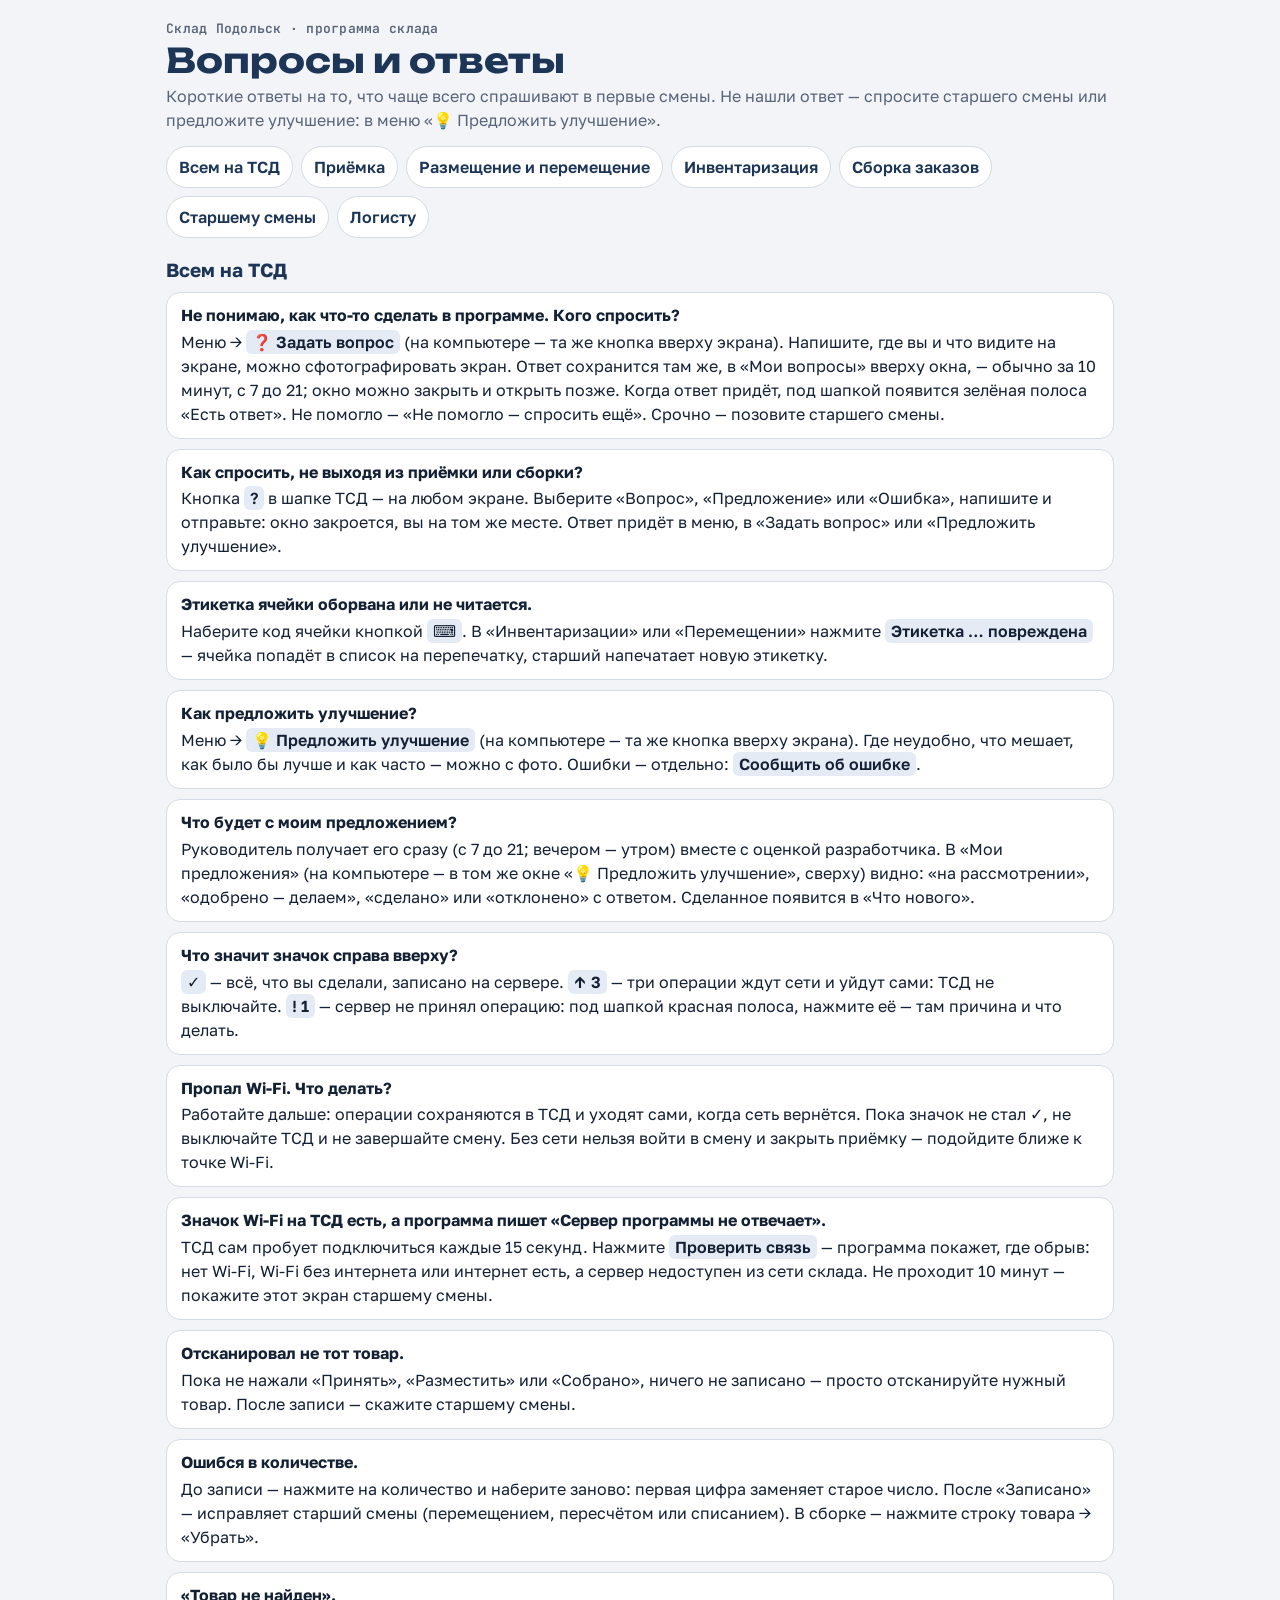
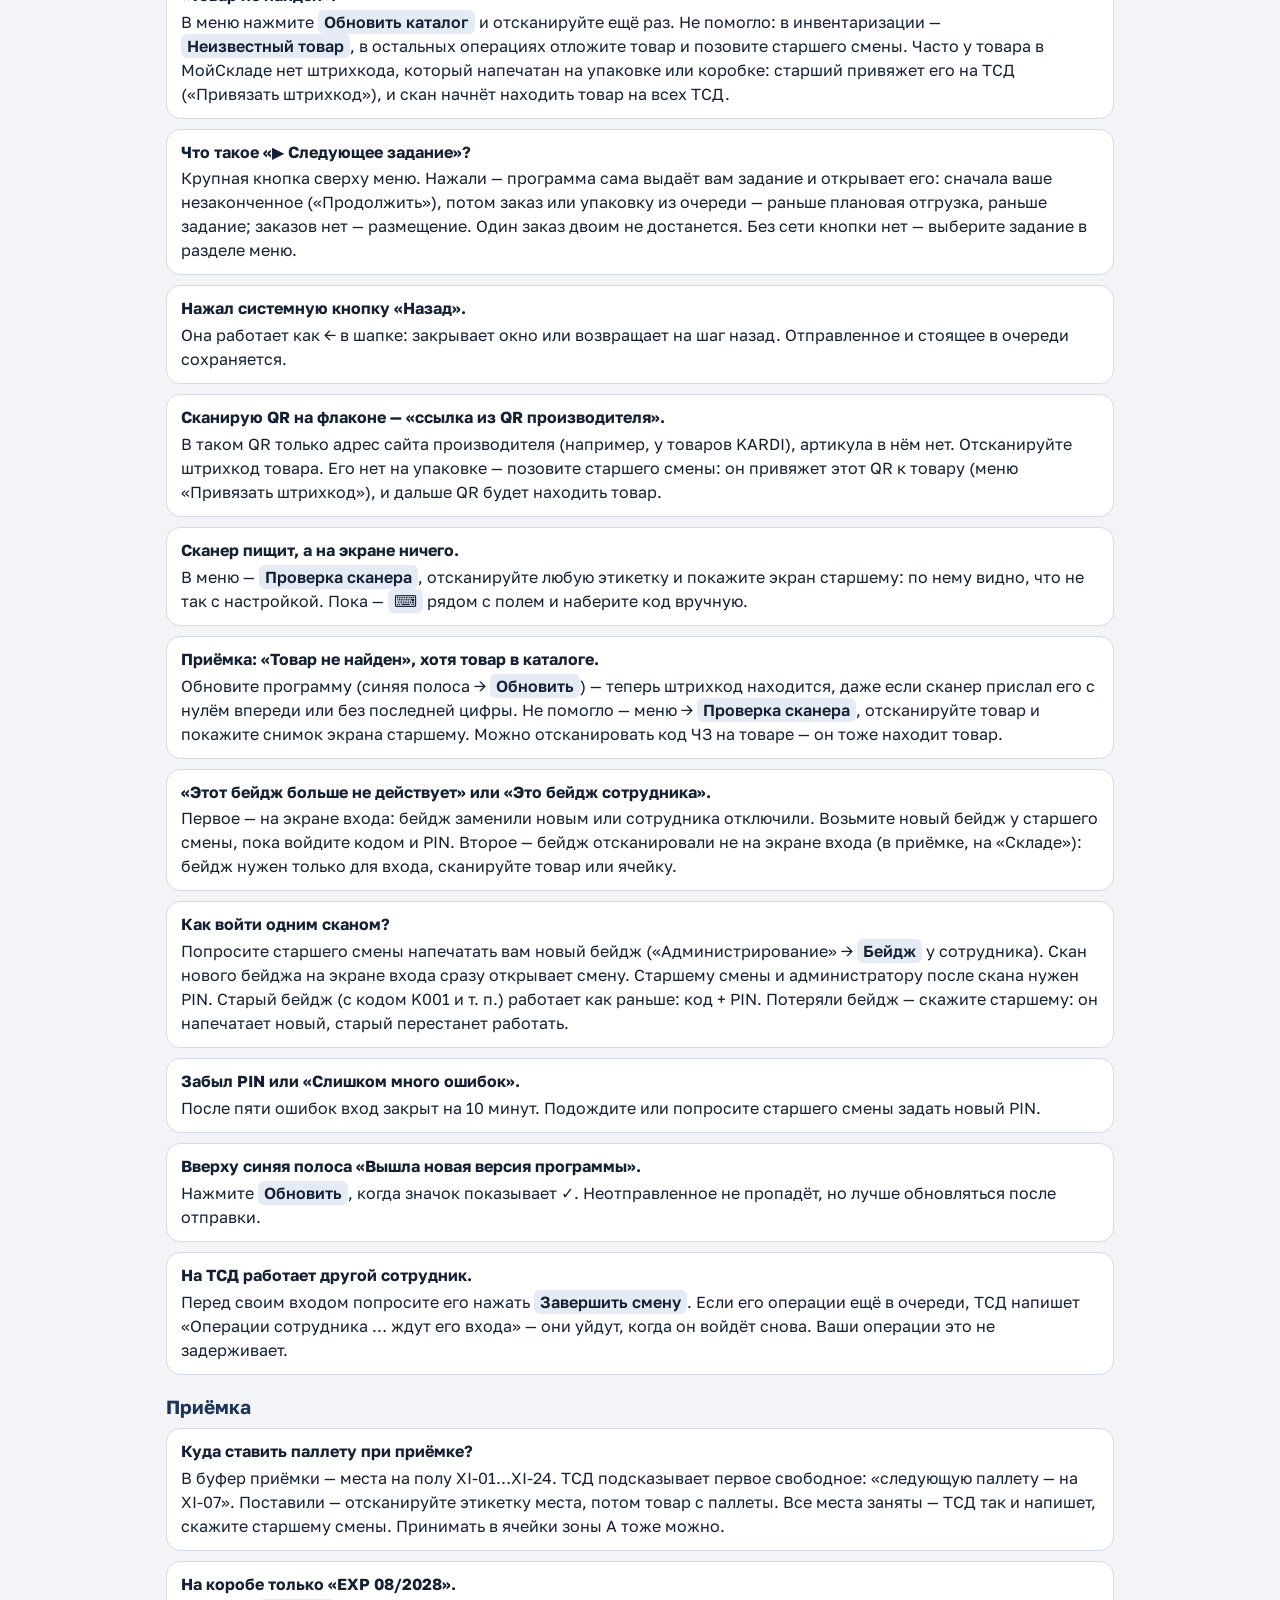
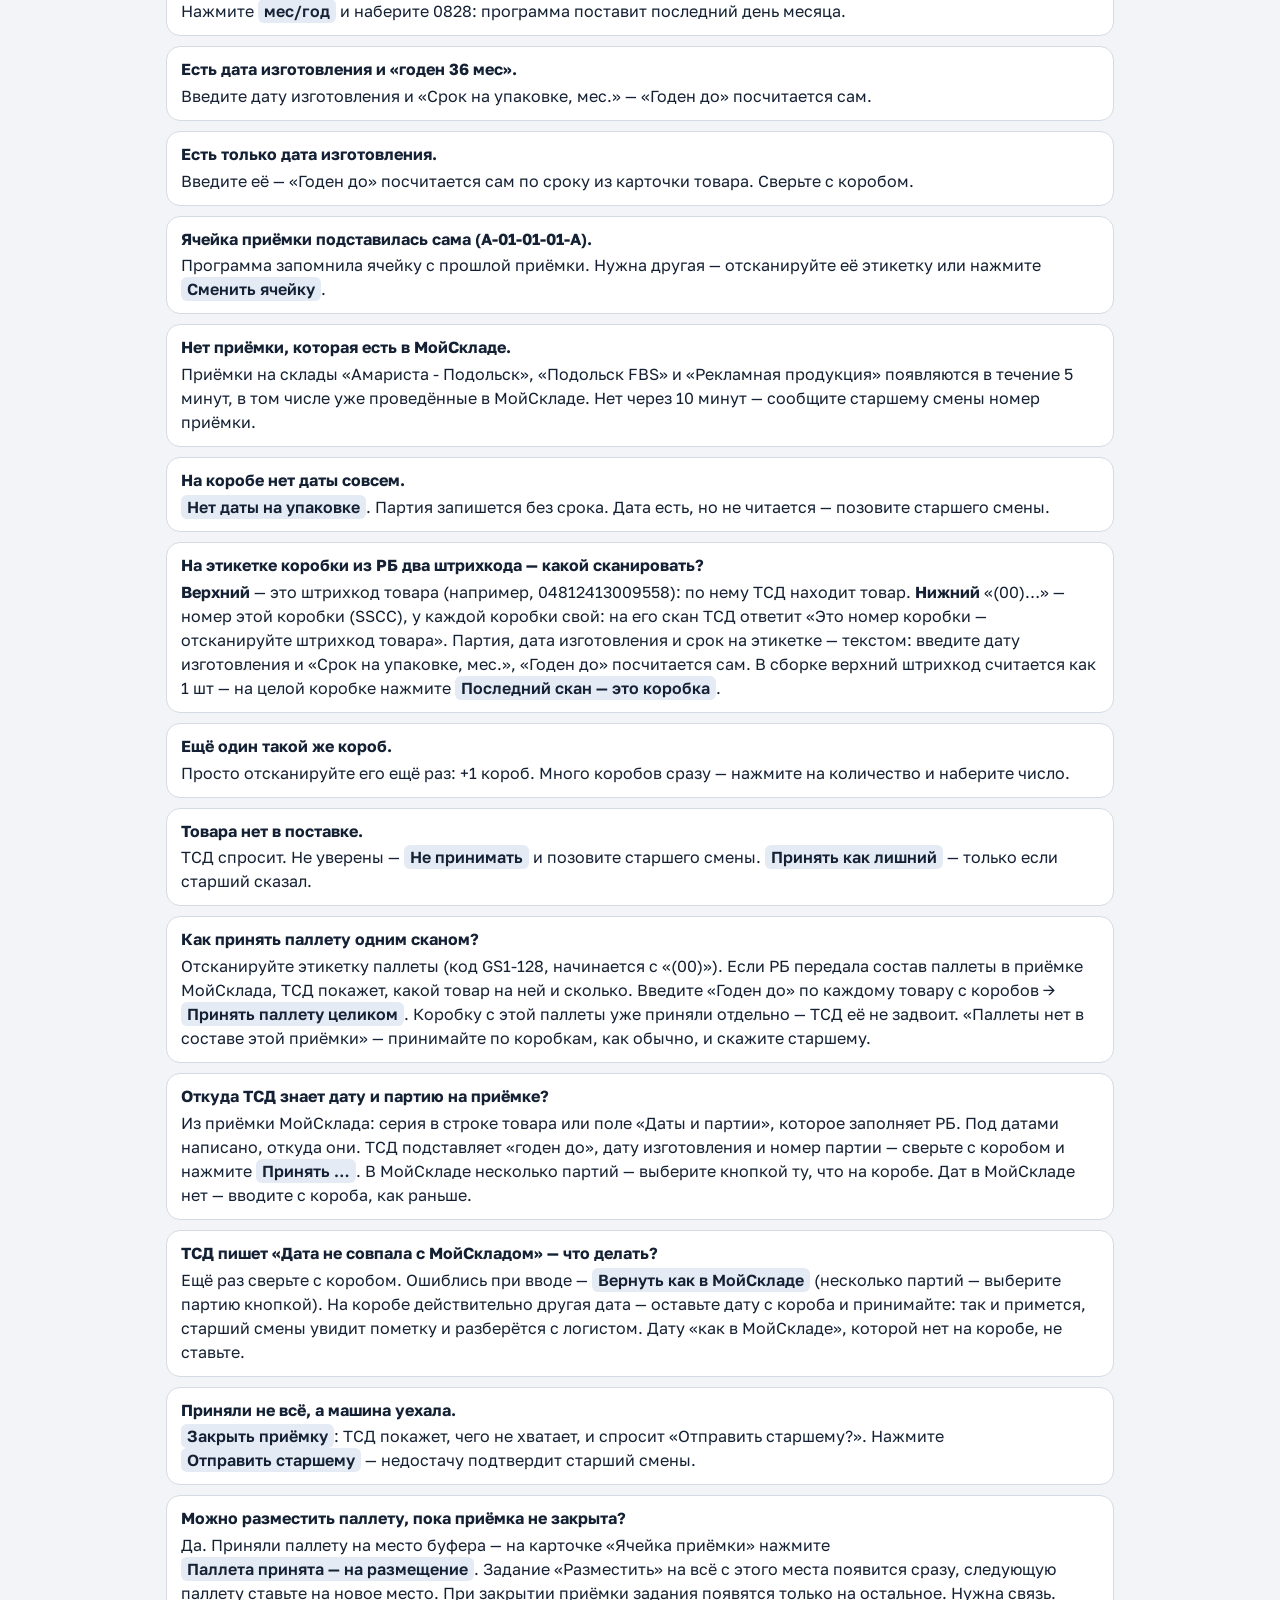
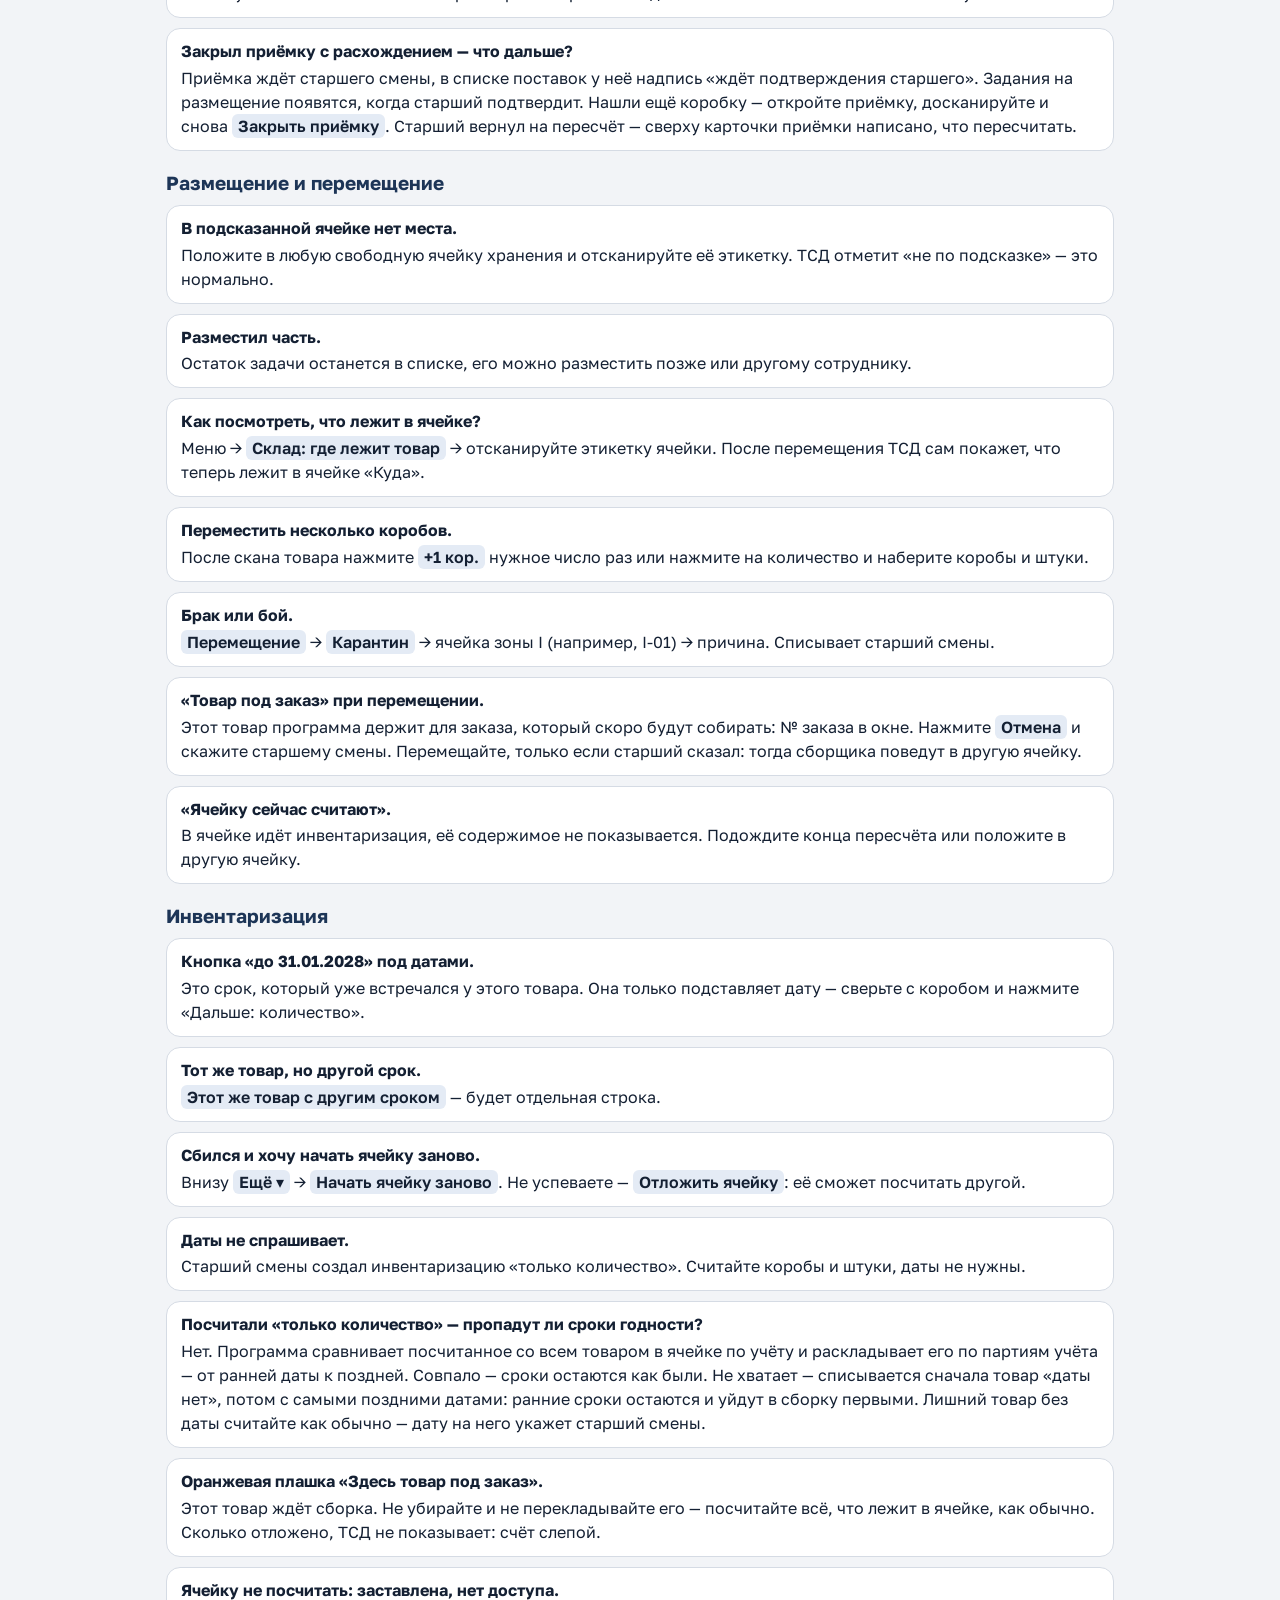
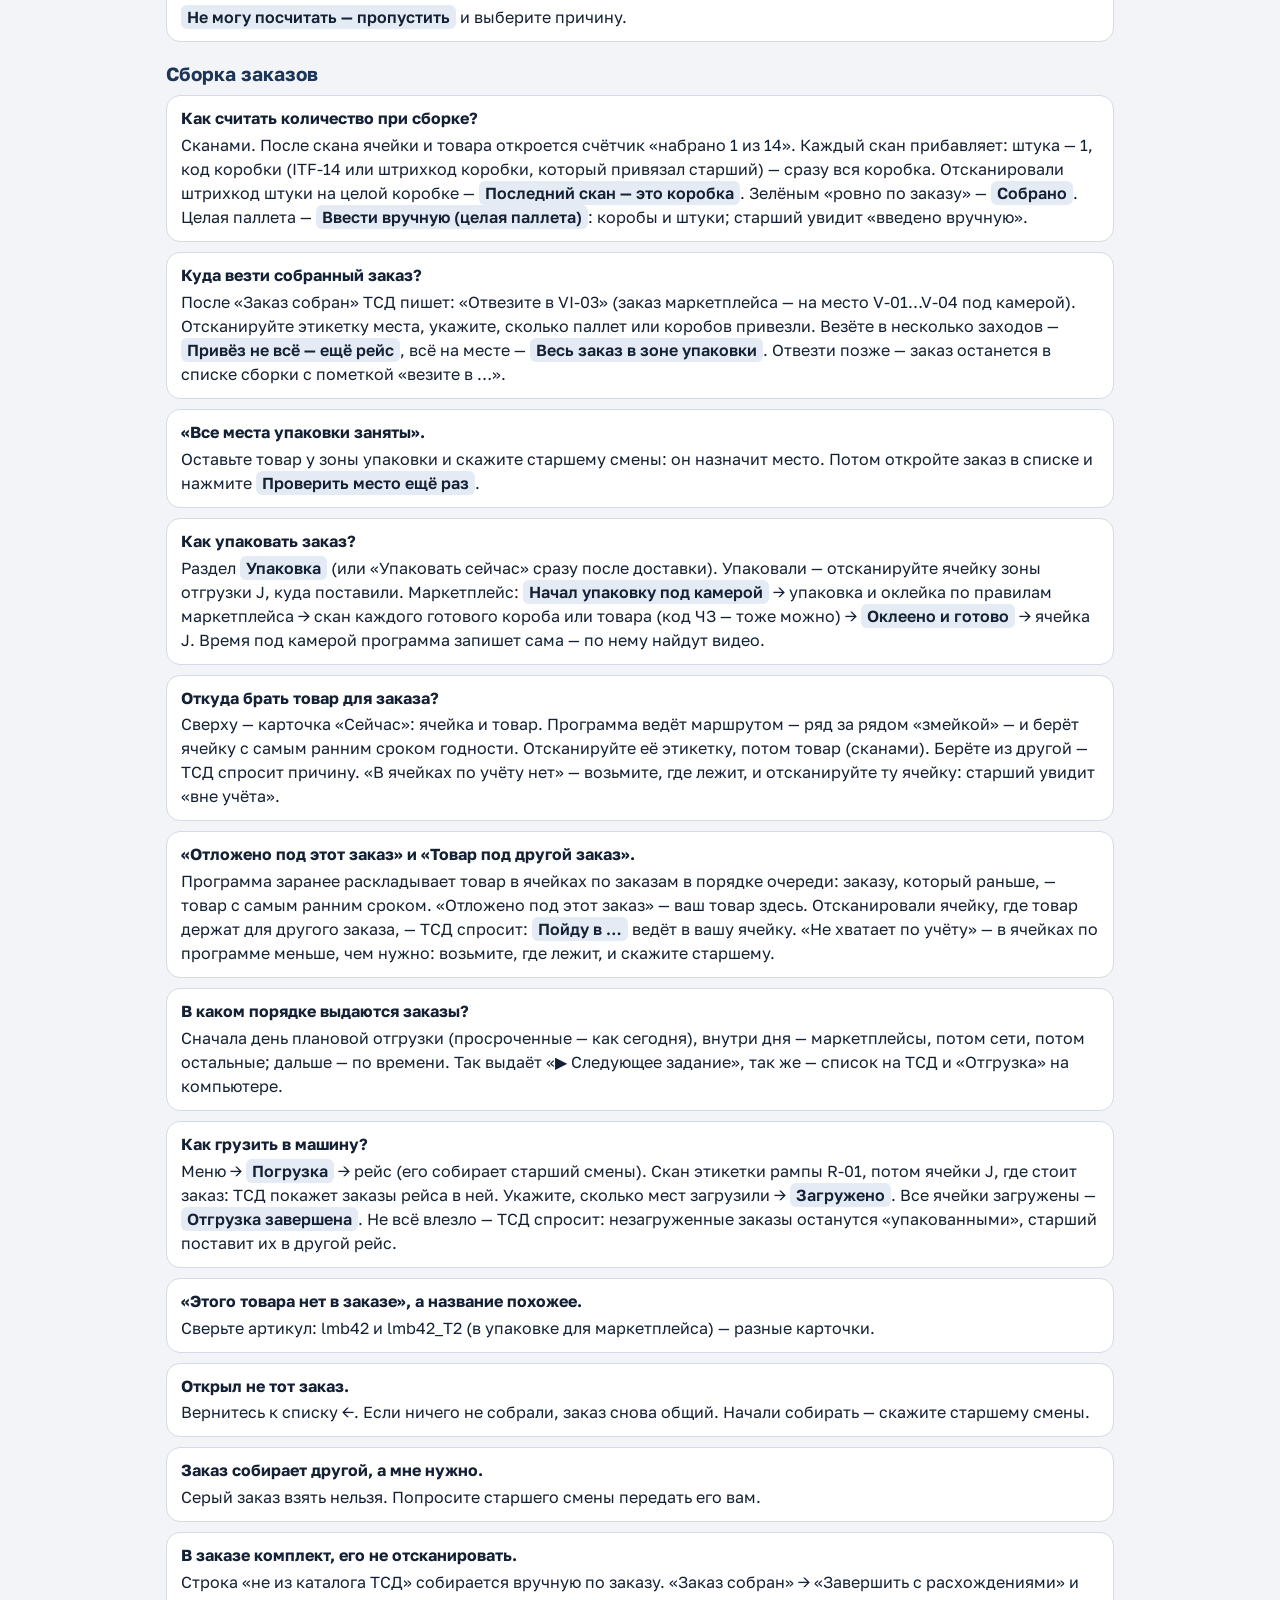
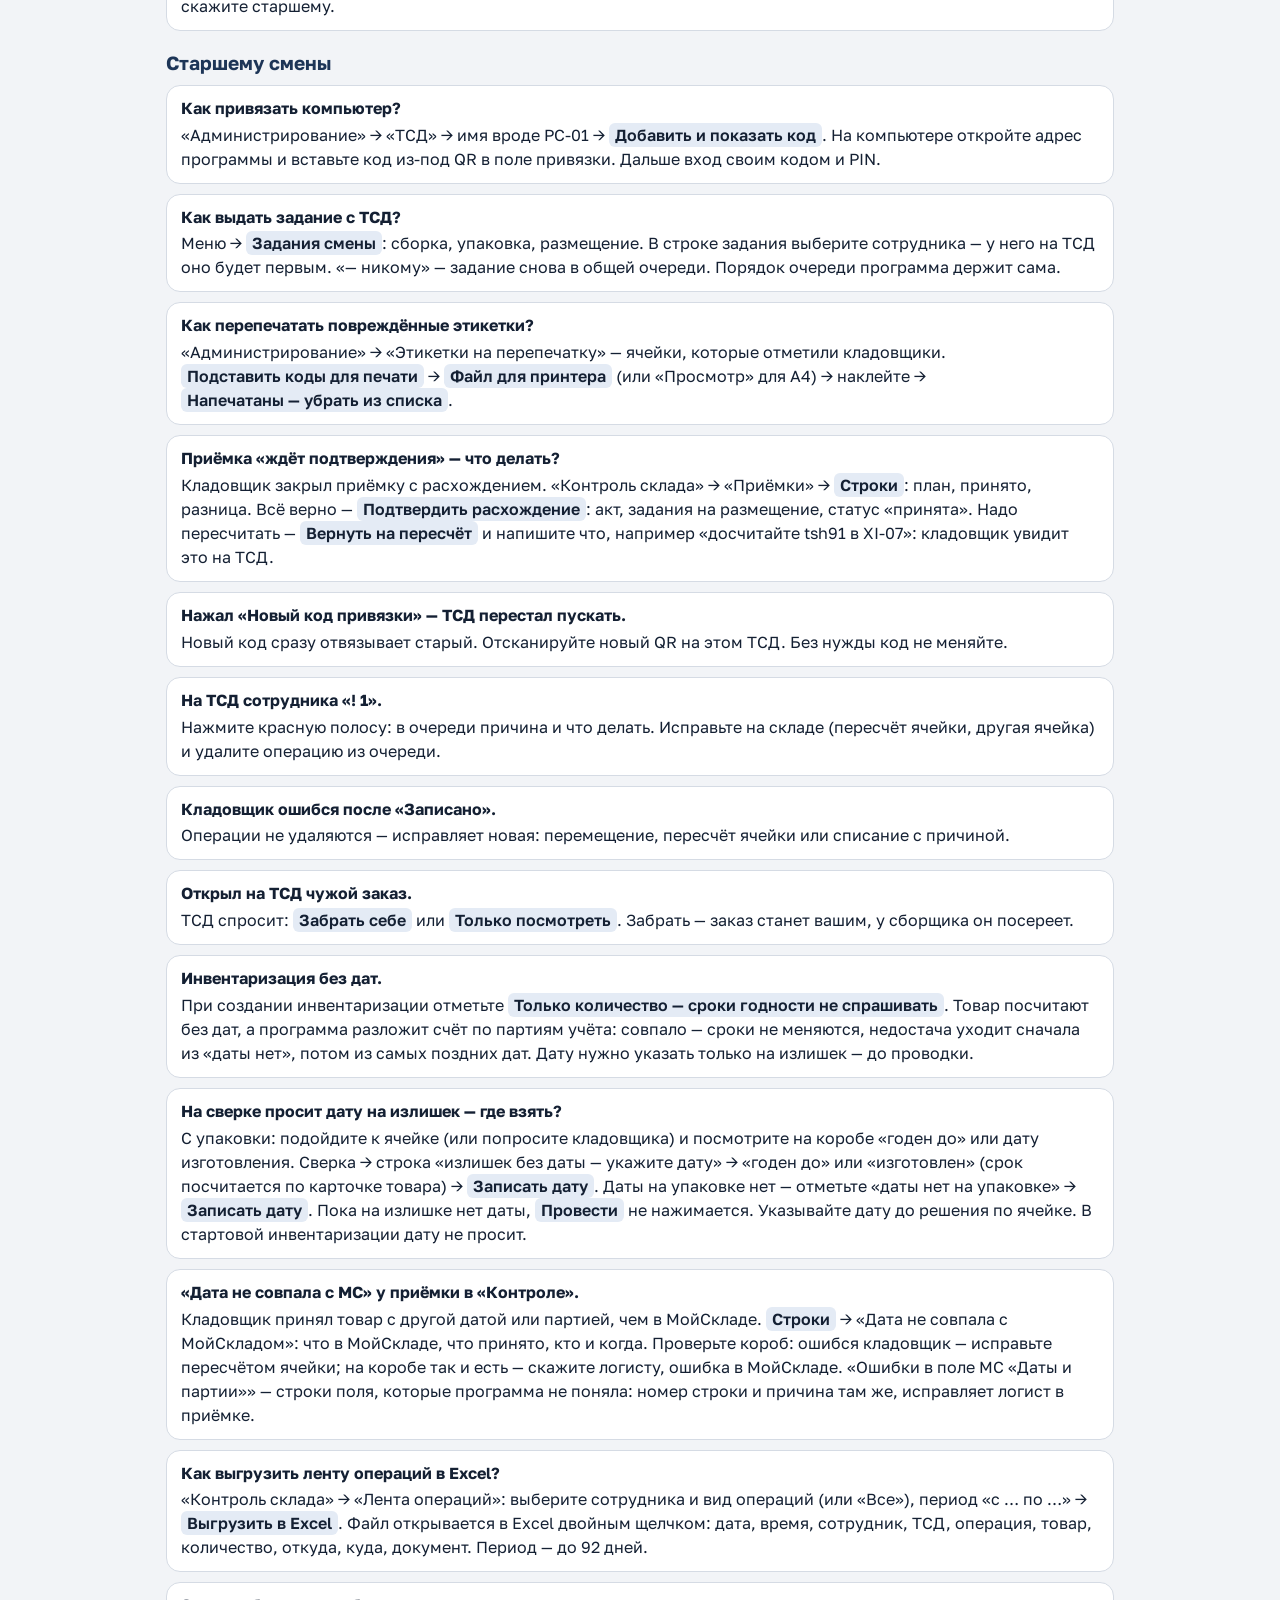
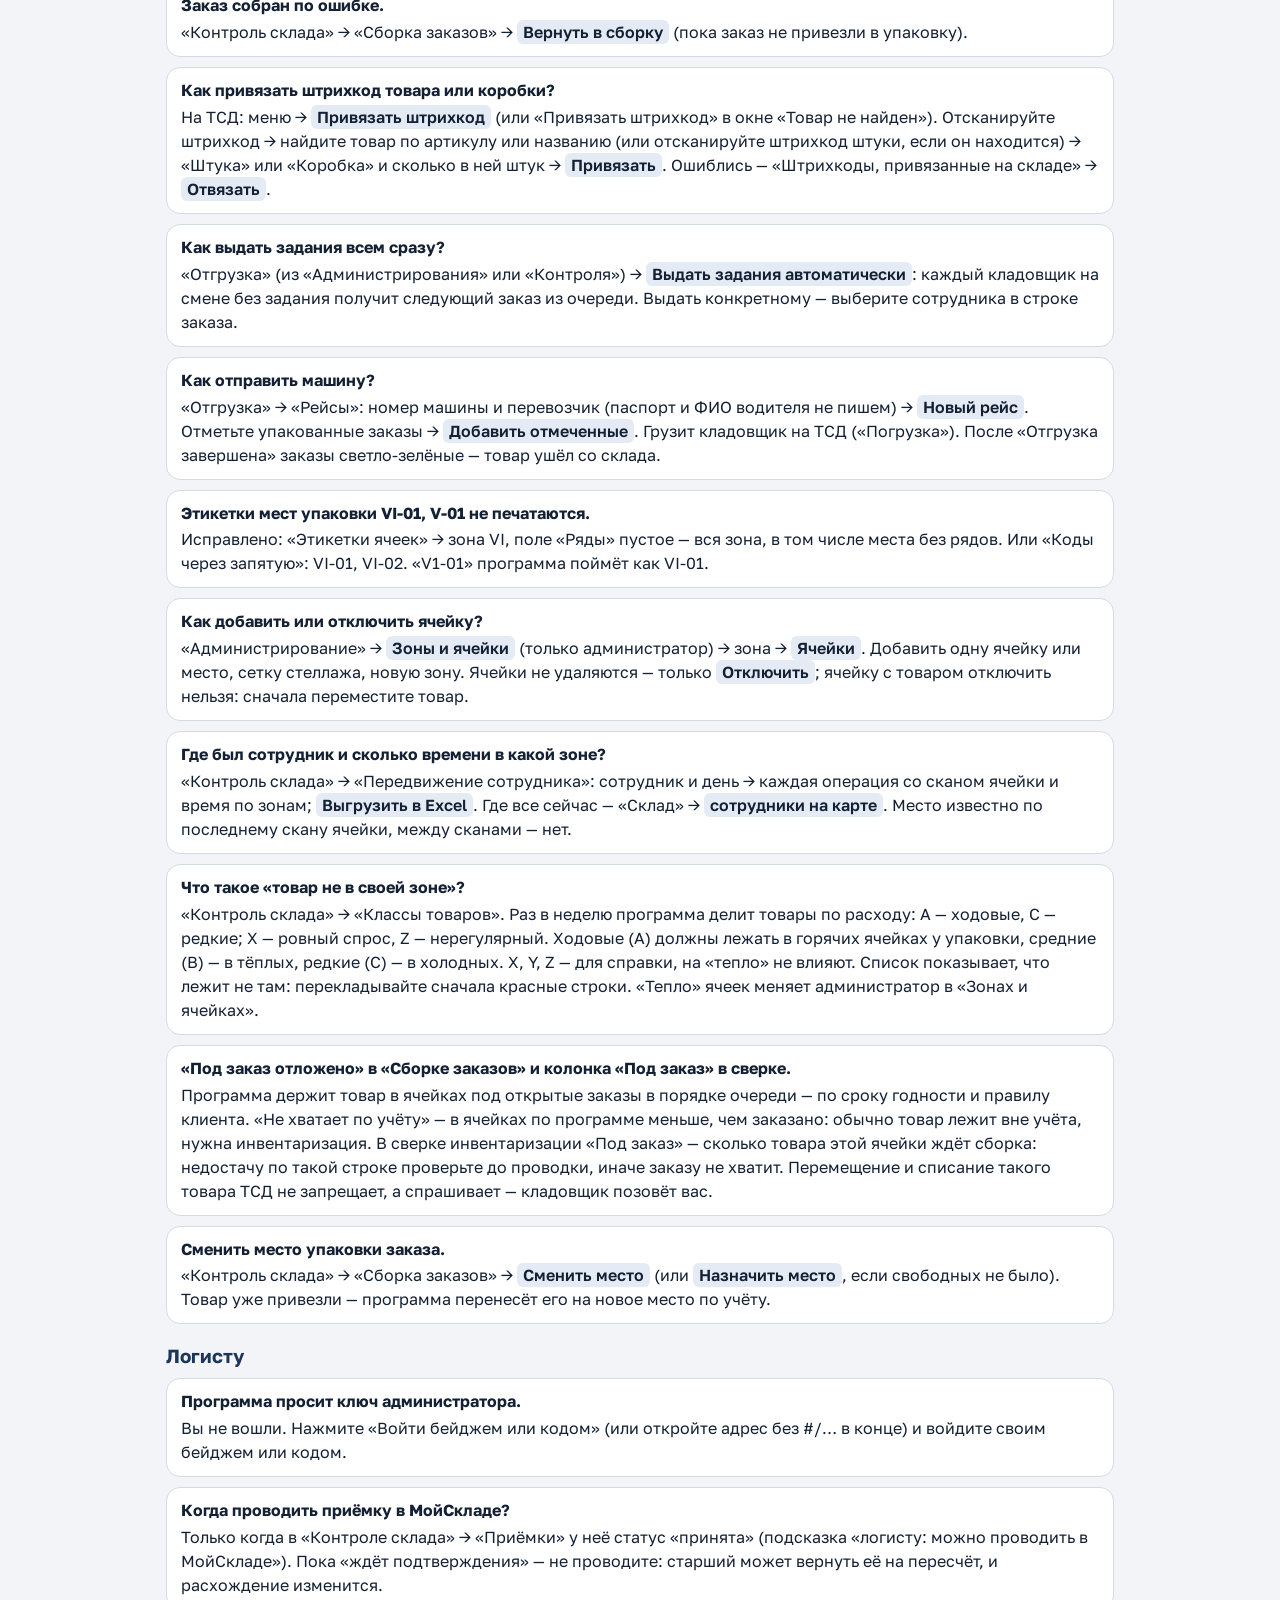
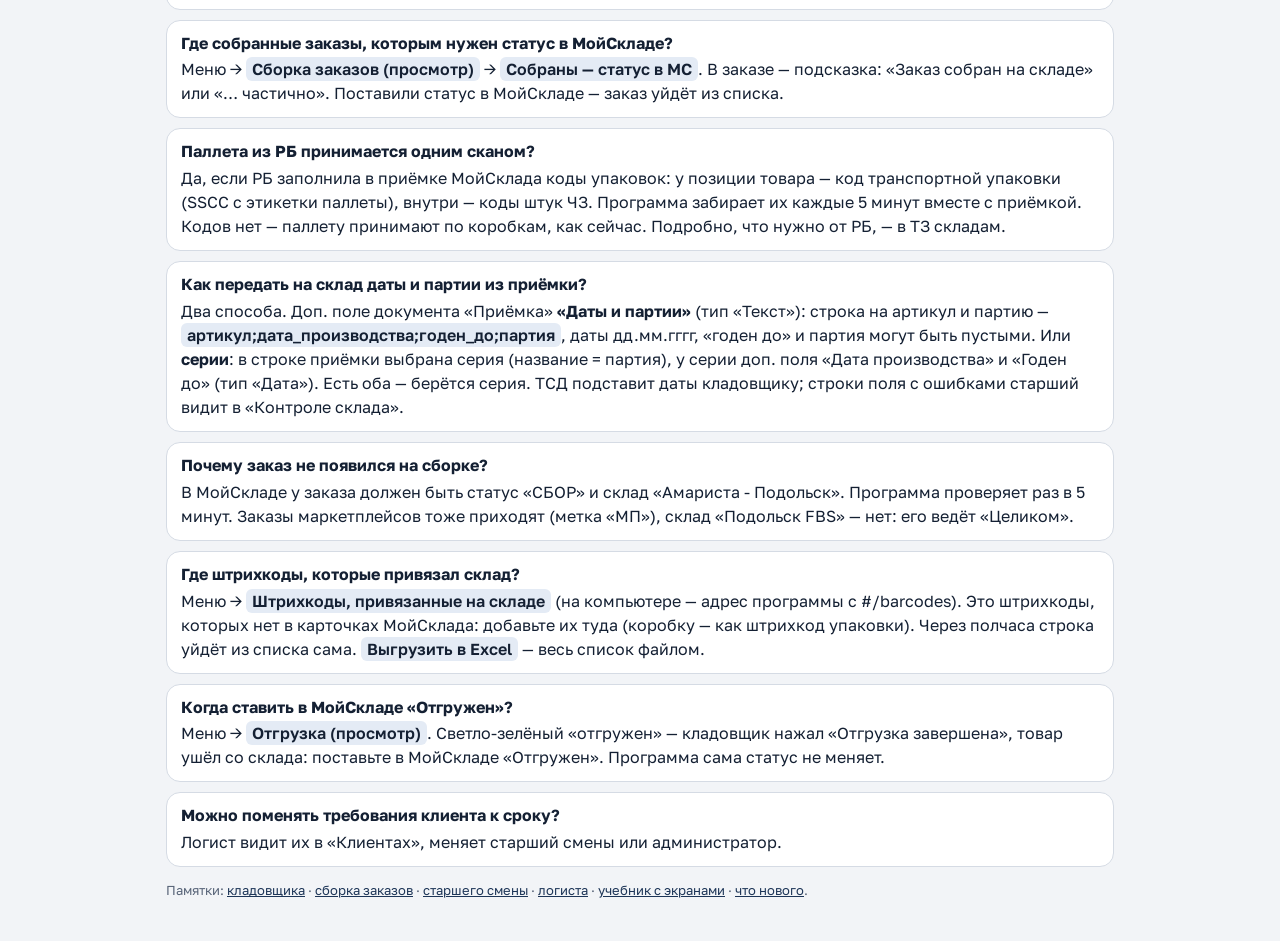
<file: wms/faq/index.html>
<!doctype html>
<html lang="ru">
<head>
<meta charset="utf-8">
<meta name="viewport" content="width=device-width, initial-scale=1, viewport-fit=cover">
<meta name="robots" content="noindex, nofollow">
<meta name="description" content="Частые вопросы по программе склада Подольск: ТСД, приёмка, размещение, инвентаризация, сборка заказов, старший смены, логист.">
<meta name="color-scheme" content="light dark">
<title>Вопросы и ответы</title>
<link rel="preconnect" href="https://fonts.googleapis.com">
<link rel="preconnect" href="https://fonts.gstatic.com" crossorigin>
<link rel="stylesheet" href="https://fonts.googleapis.com/css2?family=Unbounded:wght@700&family=Golos+Text:wght@400;600;700&family=JetBrains+Mono:wght@600;700&display=swap">
<style>
/* Частые вопросы: короткий ответ на каждый. Тот же стиль, что у памяток и учебника. */
:root {
  --bg: #f2f4f7; --surface: #ffffff; --ink: #142033; --muted: #586478; --line: #d5dbe4;
  --brand: #1d3557; --brand-soft: #e4ebf5; --signal: #b45f00; --signal-soft: #fff1d9; --bad: #b42318;
  --f-display: "Unbounded", "Golos Text", system-ui, sans-serif;
  --f-body: "Golos Text", system-ui, -apple-system, "Segoe UI", Roboto, sans-serif;
  --f-mono: "JetBrains Mono", ui-monospace, Menlo, Consolas, monospace;
}
@media (prefers-color-scheme: dark) {
  :root:not([data-theme="light"]) {
    --bg: #0e1520; --surface: #161f2d; --ink: #e6ebf2; --muted: #9ba7b9; --line: #2a3648;
    --brand: #9cbbe6; --brand-soft: #1d2a3d; --signal: #f2b04a; --signal-soft: #33260f; --bad: #f08b80;
    color-scheme: dark;
  }
}
:root[data-theme="dark"] {
  --bg: #0e1520; --surface: #161f2d; --ink: #e6ebf2; --muted: #9ba7b9; --line: #2a3648;
  --brand: #9cbbe6; --brand-soft: #1d2a3d; --signal: #f2b04a; --signal-soft: #33260f; --bad: #f08b80;
  color-scheme: dark;
}
* { box-sizing: border-box; }
html { -webkit-text-size-adjust: 100%; }
body { margin: 0; background: var(--bg); color: var(--ink); font: 400 16px/1.5 var(--f-body); }
.wrap { max-width: 980px; margin: 0 auto; padding: 20px 16px 40px; display: grid; gap: 14px; }
header { display: grid; gap: 4px; }
.eyebrow { font: 600 13px var(--f-mono); color: var(--muted); letter-spacing: .02em; }
h1 { margin: 0; font: 700 clamp(24px, 4.4vw, 34px)/1.15 var(--f-display); color: var(--brand); }
.sub { margin: 0; color: var(--muted); }
.rule { margin: 0; padding: 12px 14px; border-radius: 12px; background: var(--signal-soft); font-weight: 600; }
.rule b { color: var(--signal); }
.grid { display: grid; grid-template-columns: repeat(auto-fit, minmax(290px, 1fr)); gap: 12px; }
section { background: var(--surface); border: 1px solid var(--line); border-radius: 14px; padding: 12px 14px; }
h2 { margin: 0 0 6px; font: 700 17px/1.25 var(--f-body); color: var(--brand); display: flex; gap: 8px; align-items: baseline; }
h2 .n { font: 700 13px var(--f-mono); color: var(--muted); }
ol, ul { margin: 0; padding-left: 20px; display: grid; gap: 3px; }
p { margin: 0; }
.mono { font-family: var(--f-mono); font-size: .92em; }
.k { display: inline-block; padding: 0 6px; border-radius: 6px; background: var(--brand-soft); font-weight: 600; white-space: nowrap; }
.note { color: var(--muted); font-size: 14px; margin-top: 4px; }
.stop { border-color: var(--bad); }
.stop h2 { color: var(--bad); }
footer { color: var(--muted); font-size: 13px; }
@media print {
  @page { size: A4; margin: 9mm; }
  body { background: #fff; color: #000; font-size: 10pt; line-height: 1.3; }
  .wrap { max-width: none; padding: 0; gap: 8px; }
  h1 { font-size: 20pt; color: #000; }
  section { break-inside: avoid; padding: 7px 10px; border-color: #999; margin-bottom: 7px; }
  .grid { display: block; columns: 2; column-gap: 8px; }
  .rule { background: #f3f3f3; }
  .k { background: #eee; }
}
.toc { display: flex; flex-wrap: wrap; gap: 8px; margin: 0; padding: 0; list-style: none; }
.toc a { display: inline-block; padding: 8px 12px; border-radius: 999px; background: var(--surface); border: 1px solid var(--line); color: var(--brand); font-weight: 600; text-decoration: none; }
.toc a:hover { border-color: var(--brand); }
.wrap { grid-template-columns: minmax(0, 1fr); }
.qa { display: grid; gap: 10px; }
.q .k { white-space: normal; }
.qa h2 { font-size: 19px; margin: 6px 0 0; }
.q { background: var(--surface); border: 1px solid var(--line); border-radius: 14px; padding: 12px 14px; display: grid; gap: 4px; }
.q h3 { margin: 0; font: 700 16px/1.3 var(--f-body); }
.q p { color: var(--ink); }
a { color: var(--brand); }
@media print { .toc { display: none; } .q { break-inside: avoid; padding: 6px 10px; border-color: #999; } }
</style>
</head>
<body>
<div class="wrap">
  <header>
    <span class="eyebrow">Склад Подольск · программа склада</span>
    <h1>Вопросы и ответы</h1>
    <p class="sub">Короткие ответы на то, что чаще всего спрашивают в первые смены. Не нашли ответ — спросите старшего смены или предложите улучшение: в меню «💡 Предложить улучшение».</p>
  </header>

  <ul class="toc">
    <li><a href="#tsd">Всем на ТСД</a></li>
    <li><a href="#receive">Приёмка</a></li>
    <li><a href="#putaway">Размещение и перемещение</a></li>
    <li><a href="#inventory">Инвентаризация</a></li>
    <li><a href="#pick">Сборка заказов</a></li>
    <li><a href="#lead">Старшему смены</a></li>
    <li><a href="#logist">Логисту</a></li>
  </ul>

  <section class="qa" id="tsd" style="background:none;border:0;padding:0">
    <h2>Всем на ТСД</h2>
      <div class="q"><h3>Не понимаю, как что-то сделать в программе. Кого спросить?</h3><p>Меню → <span class="k">❓ Задать вопрос</span> (на компьютере — та же кнопка вверху экрана). Напишите, где вы и что видите на экране, можно сфотографировать экран. Ответ сохранится там же, в «Мои вопросы» вверху окна, — обычно за 10 минут, с 7 до 21; окно можно закрыть и открыть позже. Когда ответ придёт, под шапкой появится зелёная полоса «Есть ответ». Не помогло — «Не помогло — спросить ещё». Срочно — позовите старшего смены.</p></div>
      <div class="q"><h3>Как спросить, не выходя из приёмки или сборки?</h3><p>Кнопка <span class="k">?</span> в шапке ТСД — на любом экране. Выберите «Вопрос», «Предложение» или «Ошибка», напишите и отправьте: окно закроется, вы на том же месте. Ответ придёт в меню, в «Задать вопрос» или «Предложить улучшение».</p></div>
      <div class="q"><h3>Этикетка ячейки оборвана или не читается.</h3><p>Наберите код ячейки кнопкой <span class="k">⌨</span>. В «Инвентаризации» или «Перемещении» нажмите <span class="k">Этикетка … повреждена</span> — ячейка попадёт в список на перепечатку, старший напечатает новую этикетку.</p></div>
      <div class="q"><h3>Как предложить улучшение?</h3><p>Меню → <span class="k">💡 Предложить улучшение</span> (на компьютере — та же кнопка вверху экрана). Где неудобно, что мешает, как было бы лучше и как часто — можно с фото. Ошибки — отдельно: <span class="k">Сообщить об ошибке</span>.</p></div>
      <div class="q"><h3>Что будет с моим предложением?</h3><p>Руководитель получает его сразу (с 7 до 21; вечером — утром) вместе с оценкой разработчика. В «Мои предложения» (на компьютере — в том же окне «💡 Предложить улучшение», сверху) видно: «на рассмотрении», «одобрено — делаем», «сделано» или «отклонено» с ответом. Сделанное появится в «Что нового».</p></div>
      <div class="q"><h3>Что значит значок справа вверху?</h3><p><span class="k">✓</span> — всё, что вы сделали, записано на сервере. <span class="k">↑ 3</span> — три операции ждут сети и уйдут сами: ТСД не выключайте. <span class="k">! 1</span> — сервер не принял операцию: под шапкой красная полоса, нажмите её — там причина и что делать.</p></div>
      <div class="q"><h3>Пропал Wi-Fi. Что делать?</h3><p>Работайте дальше: операции сохраняются в ТСД и уходят сами, когда сеть вернётся. Пока значок не стал ✓, не выключайте ТСД и не завершайте смену. Без сети нельзя войти в смену и закрыть приёмку — подойдите ближе к точке Wi-Fi.</p></div>
      <div class="q"><h3>Значок Wi-Fi на ТСД есть, а программа пишет «Сервер программы не отвечает».</h3><p>ТСД сам пробует подключиться каждые 15 секунд. Нажмите <span class="k">Проверить связь</span> — программа покажет, где обрыв: нет Wi-Fi, Wi-Fi без интернета или интернет есть, а сервер недоступен из сети склада. Не проходит 10 минут — покажите этот экран старшему смены.</p></div>
      <div class="q"><h3>Отсканировал не тот товар.</h3><p>Пока не нажали «Принять», «Разместить» или «Собрано», ничего не записано — просто отсканируйте нужный товар. После записи — скажите старшему смены.</p></div>
      <div class="q"><h3>Ошибся в количестве.</h3><p>До записи — нажмите на количество и наберите заново: первая цифра заменяет старое число. После «Записано» — исправляет старший смены (перемещением, пересчётом или списанием). В сборке — нажмите строку товара → «Убрать».</p></div>
      <div class="q"><h3>«Товар не найден».</h3><p>В меню нажмите <span class="k">Обновить каталог</span> и отсканируйте ещё раз. Не помогло: в инвентаризации — <span class="k">Неизвестный товар</span>, в остальных операциях отложите товар и позовите старшего смены. Часто у товара в МойСкладе нет штрихкода, который напечатан на упаковке или коробке: старший привяжет его на ТСД («Привязать штрихкод»), и скан начнёт находить товар на всех ТСД.</p></div>
      <div class="q"><h3>Что такое «▶ Следующее задание»?</h3><p>Крупная кнопка сверху меню. Нажали — программа сама выдаёт вам задание и открывает его: сначала ваше незаконченное («Продолжить»), потом заказ или упаковку из очереди — раньше плановая отгрузка, раньше задание; заказов нет — размещение. Один заказ двоим не достанется. Без сети кнопки нет — выберите задание в разделе меню.</p></div>
      <div class="q"><h3>Нажал системную кнопку «Назад».</h3><p>Она работает как ← в шапке: закрывает окно или возвращает на шаг назад. Отправленное и стоящее в очереди сохраняется.</p></div>
      <div class="q"><h3>Сканирую QR на флаконе — «ссылка из QR производителя».</h3><p>В таком QR только адрес сайта производителя (например, у товаров KARDI), артикула в нём нет. Отсканируйте штрихкод товара. Его нет на упаковке — позовите старшего смены: он привяжет этот QR к товару (меню «Привязать штрихкод»), и дальше QR будет находить товар.</p></div>
      <div class="q"><h3>Сканер пищит, а на экране ничего.</h3><p>В меню — <span class="k">Проверка сканера</span>, отсканируйте любую этикетку и покажите экран старшему: по нему видно, что не так с настройкой. Пока — <span class="k">⌨</span> рядом с полем и наберите код вручную.</p></div>
      <div class="q"><h3>Приёмка: «Товар не найден», хотя товар в каталоге.</h3><p>Обновите программу (синяя полоса → <span class="k">Обновить</span>) — теперь штрихкод находится, даже если сканер прислал его с нулём впереди или без последней цифры. Не помогло — меню → <span class="k">Проверка сканера</span>, отсканируйте товар и покажите снимок экрана старшему. Можно отсканировать код ЧЗ на товаре — он тоже находит товар.</p></div>
      <div class="q"><h3>«Этот бейдж больше не действует» или «Это бейдж сотрудника».</h3><p>Первое — на экране входа: бейдж заменили новым или сотрудника отключили. Возьмите новый бейдж у старшего смены, пока войдите кодом и PIN. Второе — бейдж отсканировали не на экране входа (в приёмке, на «Складе»): бейдж нужен только для входа, сканируйте товар или ячейку.</p></div>
      <div class="q"><h3>Как войти одним сканом?</h3><p>Попросите старшего смены напечатать вам новый бейдж («Администрирование» → <span class="k">Бейдж</span> у сотрудника). Скан нового бейджа на экране входа сразу открывает смену. Старшему смены и администратору после скана нужен PIN. Старый бейдж (с кодом K001 и т. п.) работает как раньше: код + PIN. Потеряли бейдж — скажите старшему: он напечатает новый, старый перестанет работать.</p></div>
      <div class="q"><h3>Забыл PIN или «Слишком много ошибок».</h3><p>После пяти ошибок вход закрыт на 10 минут. Подождите или попросите старшего смены задать новый PIN.</p></div>
      <div class="q"><h3>Вверху синяя полоса «Вышла новая версия программы».</h3><p>Нажмите <span class="k">Обновить</span>, когда значок показывает ✓. Неотправленное не пропадёт, но лучше обновляться после отправки.</p></div>
      <div class="q"><h3>На ТСД работает другой сотрудник.</h3><p>Перед своим входом попросите его нажать <span class="k">Завершить смену</span>. Если его операции ещё в очереди, ТСД напишет «Операции сотрудника … ждут его входа» — они уйдут, когда он войдёт снова. Ваши операции это не задерживает.</p></div>
  </section>

  <section class="qa" id="receive" style="background:none;border:0;padding:0">
    <h2>Приёмка</h2>
      <div class="q"><h3>Куда ставить паллету при приёмке?</h3><p>В буфер приёмки — места на полу XI-01…XI-24. ТСД подсказывает первое свободное: «следующую паллету — на XI-07». Поставили — отсканируйте этикетку места, потом товар с паллеты. Все места заняты — ТСД так и напишет, скажите старшему смены. Принимать в ячейки зоны A тоже можно.</p></div>
      <div class="q"><h3>На коробе только «EXP 08/2028».</h3><p>Нажмите <span class="k">мес/год</span> и наберите 0828: программа поставит последний день месяца.</p></div>
      <div class="q"><h3>Есть дата изготовления и «годен 36 мес».</h3><p>Введите дату изготовления и «Срок на упаковке, мес.» — «Годен до» посчитается сам.</p></div>
      <div class="q"><h3>Есть только дата изготовления.</h3><p>Введите её — «Годен до» посчитается сам по сроку из карточки товара. Сверьте с коробом.</p></div>
      <div class="q"><h3>Ячейка приёмки подставилась сама (A-01-01-01-A).</h3><p>Программа запомнила ячейку с прошлой приёмки. Нужна другая — отсканируйте её этикетку или нажмите <span class="k">Сменить ячейку</span>.</p></div>
      <div class="q"><h3>Нет приёмки, которая есть в МойСкладе.</h3><p>Приёмки на склады «Амариста - Подольск», «Подольск FBS» и «Рекламная продукция» появляются в течение 5 минут, в том числе уже проведённые в МойСкладе. Нет через 10 минут — сообщите старшему смены номер приёмки.</p></div>
      <div class="q"><h3>На коробе нет даты совсем.</h3><p><span class="k">Нет даты на упаковке</span>. Партия запишется без срока. Дата есть, но не читается — позовите старшего смены.</p></div>
      <div class="q"><h3>На этикетке коробки из РБ два штрихкода — какой сканировать?</h3><p><b>Верхний</b> — это штрихкод товара (например, 04812413009558): по нему ТСД находит товар. <b>Нижний</b> «(00)…» — номер этой коробки (SSCC), у каждой коробки свой: на его скан ТСД ответит «Это номер коробки — отсканируйте штрихкод товара». Партия, дата изготовления и срок на этикетке — текстом: введите дату изготовления и «Срок на упаковке, мес.», «Годен до» посчитается сам. В сборке верхний штрихкод считается как 1 шт — на целой коробке нажмите <span class="k">Последний скан — это коробка</span>.</p></div>
      <div class="q"><h3>Ещё один такой же короб.</h3><p>Просто отсканируйте его ещё раз: +1 короб. Много коробов сразу — нажмите на количество и наберите число.</p></div>
      <div class="q"><h3>Товара нет в поставке.</h3><p>ТСД спросит. Не уверены — <span class="k">Не принимать</span> и позовите старшего смены. <span class="k">Принять как лишний</span> — только если старший сказал.</p></div>
      <div class="q"><h3>Как принять паллету одним сканом?</h3><p>Отсканируйте этикетку паллеты (код GS1-128, начинается с «(00)»). Если РБ передала состав паллеты в приёмке МойСклада, ТСД покажет, какой товар на ней и сколько. Введите «Годен до» по каждому товару с коробов → <span class="k">Принять паллету целиком</span>. Коробку с этой паллеты уже приняли отдельно — ТСД её не задвоит. «Паллеты нет в составе этой приёмки» — принимайте по коробкам, как обычно, и скажите старшему.</p></div>
      <div class="q"><h3>Откуда ТСД знает дату и партию на приёмке?</h3><p>Из приёмки МойСклада: серия в строке товара или поле «Даты и партии», которое заполняет РБ. Под датами написано, откуда они. ТСД подставляет «годен до», дату изготовления и номер партии — сверьте с коробом и нажмите <span class="k">Принять …</span>. В МойСкладе несколько партий — выберите кнопкой ту, что на коробе. Дат в МойСкладе нет — вводите с короба, как раньше.</p></div>
      <div class="q"><h3>ТСД пишет «Дата не совпала с МойСкладом» — что делать?</h3><p>Ещё раз сверьте с коробом. Ошиблись при вводе — <span class="k">Вернуть как в МойСкладе</span> (несколько партий — выберите партию кнопкой). На коробе действительно другая дата — оставьте дату с короба и принимайте: так и примется, старший смены увидит пометку и разберётся с логистом. Дату «как в МойСкладе», которой нет на коробе, не ставьте.</p></div>
      <div class="q"><h3>Приняли не всё, а машина уехала.</h3><p><span class="k">Закрыть приёмку</span>: ТСД покажет, чего не хватает, и спросит «Отправить старшему?». Нажмите <span class="k">Отправить старшему</span> — недостачу подтвердит старший смены.</p></div>
      <div class="q"><h3>Можно разместить паллету, пока приёмка не закрыта?</h3><p>Да. Приняли паллету на место буфера — на карточке «Ячейка приёмки» нажмите <span class="k">Паллета принята — на размещение</span>. Задание «Разместить» на всё с этого места появится сразу, следующую паллету ставьте на новое место. При закрытии приёмки задания появятся только на остальное. Нужна связь.</p></div>
      <div class="q"><h3>Закрыл приёмку с расхождением — что дальше?</h3><p>Приёмка ждёт старшего смены, в списке поставок у неё надпись «ждёт подтверждения старшего». Задания на размещение появятся, когда старший подтвердит. Нашли ещё коробку — откройте приёмку, досканируйте и снова <span class="k">Закрыть приёмку</span>. Старший вернул на пересчёт — сверху карточки приёмки написано, что пересчитать.</p></div>
  </section>

  <section class="qa" id="putaway" style="background:none;border:0;padding:0">
    <h2>Размещение и перемещение</h2>
      <div class="q"><h3>В подсказанной ячейке нет места.</h3><p>Положите в любую свободную ячейку хранения и отсканируйте её этикетку. ТСД отметит «не по подсказке» — это нормально.</p></div>
      <div class="q"><h3>Разместил часть.</h3><p>Остаток задачи останется в списке, его можно разместить позже или другому сотруднику.</p></div>
      <div class="q"><h3>Как посмотреть, что лежит в ячейке?</h3><p>Меню → <span class="k">Склад: где лежит товар</span> → отсканируйте этикетку ячейки. После перемещения ТСД сам покажет, что теперь лежит в ячейке «Куда».</p></div>
      <div class="q"><h3>Переместить несколько коробов.</h3><p>После скана товара нажмите <span class="k">+1 кор.</span> нужное число раз или нажмите на количество и наберите коробы и штуки.</p></div>
      <div class="q"><h3>Брак или бой.</h3><p><span class="k">Перемещение</span> → <span class="k">Карантин</span> → ячейка зоны I (например, I-01) → причина. Списывает старший смены.</p></div>
      <div class="q"><h3>«Товар под заказ» при перемещении.</h3><p>Этот товар программа держит для заказа, который скоро будут собирать: № заказа в окне. Нажмите <span class="k">Отмена</span> и скажите старшему смены. Перемещайте, только если старший сказал: тогда сборщика поведут в другую ячейку.</p></div>
      <div class="q"><h3>«Ячейку сейчас считают».</h3><p>В ячейке идёт инвентаризация, её содержимое не показывается. Подождите конца пересчёта или положите в другую ячейку.</p></div>
  </section>

  <section class="qa" id="inventory" style="background:none;border:0;padding:0">
    <h2>Инвентаризация</h2>
      <div class="q"><h3>Кнопка «до 31.01.2028» под датами.</h3><p>Это срок, который уже встречался у этого товара. Она только подставляет дату — сверьте с коробом и нажмите «Дальше: количество».</p></div>
      <div class="q"><h3>Тот же товар, но другой срок.</h3><p><span class="k">Этот же товар с другим сроком</span> — будет отдельная строка.</p></div>
      <div class="q"><h3>Сбился и хочу начать ячейку заново.</h3><p>Внизу <span class="k">Ещё ▾</span> → <span class="k">Начать ячейку заново</span>. Не успеваете — <span class="k">Отложить ячейку</span>: её сможет посчитать другой.</p></div>
      <div class="q"><h3>Даты не спрашивает.</h3><p>Старший смены создал инвентаризацию «только количество». Считайте коробы и штуки, даты не нужны.</p></div>
      <div class="q"><h3>Посчитали «только количество» — пропадут ли сроки годности?</h3><p>Нет. Программа сравнивает посчитанное со всем товаром в ячейке по учёту и раскладывает его по партиям учёта — от ранней даты к поздней. Совпало — сроки остаются как были. Не хватает — списывается сначала товар «даты нет», потом с самыми поздними датами: ранние сроки остаются и уйдут в сборку первыми. Лишний товар без даты считайте как обычно — дату на него укажет старший смены.</p></div>
      <div class="q"><h3>Оранжевая плашка «Здесь товар под заказ».</h3><p>Этот товар ждёт сборка. Не убирайте и не перекладывайте его — посчитайте всё, что лежит в ячейке, как обычно. Сколько отложено, ТСД не показывает: счёт слепой.</p></div>
      <div class="q"><h3>Ячейку не посчитать: заставлена, нет доступа.</h3><p><span class="k">Не могу посчитать — пропустить</span> и выберите причину.</p></div>
  </section>

  <section class="qa" id="pick" style="background:none;border:0;padding:0">
    <h2>Сборка заказов</h2>
      <div class="q"><h3>Как считать количество при сборке?</h3><p>Сканами. После скана ячейки и товара откроется счётчик «набрано 1 из 14». Каждый скан прибавляет: штука — 1, код коробки (ITF-14 или штрихкод коробки, который привязал старший) — сразу вся коробка. Отсканировали штрихкод штуки на целой коробке — <span class="k">Последний скан — это коробка</span>. Зелёным «ровно по заказу» — <span class="k">Собрано</span>. Целая паллета — <span class="k">Ввести вручную (целая паллета)</span>: коробы и штуки; старший увидит «введено вручную».</p></div>
      <div class="q"><h3>Куда везти собранный заказ?</h3><p>После «Заказ собран» ТСД пишет: «Отвезите в VI-03» (заказ маркетплейса — на место V-01…V-04 под камерой). Отсканируйте этикетку места, укажите, сколько паллет или коробов привезли. Везёте в несколько заходов — <span class="k">Привёз не всё — ещё рейс</span>, всё на месте — <span class="k">Весь заказ в зоне упаковки</span>. Отвезти позже — заказ останется в списке сборки с пометкой «везите в …».</p></div>
      <div class="q"><h3>«Все места упаковки заняты».</h3><p>Оставьте товар у зоны упаковки и скажите старшему смены: он назначит место. Потом откройте заказ в списке и нажмите <span class="k">Проверить место ещё раз</span>.</p></div>
      <div class="q"><h3>Как упаковать заказ?</h3><p>Раздел <span class="k">Упаковка</span> (или «Упаковать сейчас» сразу после доставки). Упаковали — отсканируйте ячейку зоны отгрузки J, куда поставили. Маркетплейс: <span class="k">Начал упаковку под камерой</span> → упаковка и оклейка по правилам маркетплейса → скан каждого готового короба или товара (код ЧЗ — тоже можно) → <span class="k">Оклеено и готово</span> → ячейка J. Время под камерой программа запишет сама — по нему найдут видео.</p></div>
      <div class="q"><h3>Откуда брать товар для заказа?</h3><p>Сверху — карточка «Сейчас»: ячейка и товар. Программа ведёт маршрутом — ряд за рядом «змейкой» — и берёт ячейку с самым ранним сроком годности. Отсканируйте её этикетку, потом товар (сканами). Берёте из другой — ТСД спросит причину. «В ячейках по учёту нет» — возьмите, где лежит, и отсканируйте ту ячейку: старший увидит «вне учёта».</p></div>
      <div class="q"><h3>«Отложено под этот заказ» и «Товар под другой заказ».</h3><p>Программа заранее раскладывает товар в ячейках по заказам в порядке очереди: заказу, который раньше, — товар с самым ранним сроком. «Отложено под этот заказ» — ваш товар здесь. Отсканировали ячейку, где товар держат для другого заказа, — ТСД спросит: <span class="k">Пойду в …</span> ведёт в вашу ячейку. «Не хватает по учёту» — в ячейках по программе меньше, чем нужно: возьмите, где лежит, и скажите старшему.</p></div>
      <div class="q"><h3>В каком порядке выдаются заказы?</h3><p>Сначала день плановой отгрузки (просроченные — как сегодня), внутри дня — маркетплейсы, потом сети, потом остальные; дальше — по времени. Так выдаёт «▶ Следующее задание», так же — список на ТСД и «Отгрузка» на компьютере.</p></div>
      <div class="q"><h3>Как грузить в машину?</h3><p>Меню → <span class="k">Погрузка</span> → рейс (его собирает старший смены). Скан этикетки рампы R-01, потом ячейки J, где стоит заказ: ТСД покажет заказы рейса в ней. Укажите, сколько мест загрузили → <span class="k">Загружено</span>. Все ячейки загружены — <span class="k">Отгрузка завершена</span>. Не всё влезло — ТСД спросит: незагруженные заказы останутся «упакованными», старший поставит их в другой рейс.</p></div>
      <div class="q"><h3>«Этого товара нет в заказе», а название похожее.</h3><p>Сверьте артикул: lmb42 и lmb42_T2 (в упаковке для маркетплейса) — разные карточки.</p></div>
      <div class="q"><h3>Открыл не тот заказ.</h3><p>Вернитесь к списку ←. Если ничего не собрали, заказ снова общий. Начали собирать — скажите старшему смены.</p></div>
      <div class="q"><h3>Заказ собирает другой, а мне нужно.</h3><p>Серый заказ взять нельзя. Попросите старшего смены передать его вам.</p></div>
      <div class="q"><h3>В заказе комплект, его не отсканировать.</h3><p>Строка «не из каталога ТСД» собирается вручную по заказу. «Заказ собран» → «Завершить с расхождениями» и скажите старшему.</p></div>
  </section>

  <section class="qa" id="lead" style="background:none;border:0;padding:0">
    <h2>Старшему смены</h2>
      <div class="q"><h3>Как привязать компьютер?</h3><p>«Администрирование» → «ТСД» → имя вроде PC-01 → <span class="k">Добавить и показать код</span>. На компьютере откройте адрес программы и вставьте код из-под QR в поле привязки. Дальше вход своим кодом и PIN.</p></div>
      <div class="q"><h3>Как выдать задание с ТСД?</h3><p>Меню → <span class="k">Задания смены</span>: сборка, упаковка, размещение. В строке задания выберите сотрудника — у него на ТСД оно будет первым. «— никому» — задание снова в общей очереди. Порядок очереди программа держит сама.</p></div>
      <div class="q"><h3>Как перепечатать повреждённые этикетки?</h3><p>«Администрирование» → «Этикетки на перепечатку» — ячейки, которые отметили кладовщики. <span class="k">Подставить коды для печати</span> → <span class="k">Файл для принтера</span> (или «Просмотр» для A4) → наклейте → <span class="k">Напечатаны — убрать из списка</span>.</p></div>
      <div class="q"><h3>Приёмка «ждёт подтверждения» — что делать?</h3><p>Кладовщик закрыл приёмку с расхождением. «Контроль склада» → «Приёмки» → <span class="k">Строки</span>: план, принято, разница. Всё верно — <span class="k">Подтвердить расхождение</span>: акт, задания на размещение, статус «принята». Надо пересчитать — <span class="k">Вернуть на пересчёт</span> и напишите что, например «досчитайте tsh91 в XI-07»: кладовщик увидит это на ТСД.</p></div>
      <div class="q"><h3>Нажал «Новый код привязки» — ТСД перестал пускать.</h3><p>Новый код сразу отвязывает старый. Отсканируйте новый QR на этом ТСД. Без нужды код не меняйте.</p></div>
      <div class="q"><h3>На ТСД сотрудника «! 1».</h3><p>Нажмите красную полосу: в очереди причина и что делать. Исправьте на складе (пересчёт ячейки, другая ячейка) и удалите операцию из очереди.</p></div>
      <div class="q"><h3>Кладовщик ошибся после «Записано».</h3><p>Операции не удаляются — исправляет новая: перемещение, пересчёт ячейки или списание с причиной.</p></div>
      <div class="q"><h3>Открыл на ТСД чужой заказ.</h3><p>ТСД спросит: <span class="k">Забрать себе</span> или <span class="k">Только посмотреть</span>. Забрать — заказ станет вашим, у сборщика он посереет.</p></div>
      <div class="q"><h3>Инвентаризация без дат.</h3><p>При создании инвентаризации отметьте <span class="k">Только количество — сроки годности не спрашивать</span>. Товар посчитают без дат, а программа разложит счёт по партиям учёта: совпало — сроки не меняются, недостача уходит сначала из «даты нет», потом из самых поздних дат. Дату нужно указать только на излишек — до проводки.</p></div>
      <div class="q"><h3>На сверке просит дату на излишек — где взять?</h3><p>С упаковки: подойдите к ячейке (или попросите кладовщика) и посмотрите на коробе «годен до» или дату изготовления. Сверка → строка «излишек без даты — укажите дату» → «годен до» или «изготовлен» (срок посчитается по карточке товара) → <span class="k">Записать дату</span>. Даты на упаковке нет — отметьте «даты нет на упаковке» → <span class="k">Записать дату</span>. Пока на излишке нет даты, <span class="k">Провести</span> не нажимается. Указывайте дату до решения по ячейке. В стартовой инвентаризации дату не просит.</p></div>
      <div class="q"><h3>«Дата не совпала с МС» у приёмки в «Контроле».</h3><p>Кладовщик принял товар с другой датой или партией, чем в МойСкладе. <span class="k">Строки</span> → «Дата не совпала с МойСкладом»: что в МойСкладе, что принято, кто и когда. Проверьте короб: ошибся кладовщик — исправьте пересчётом ячейки; на коробе так и есть — скажите логисту, ошибка в МойСкладе. «Ошибки в поле МС «Даты и партии»» — строки поля, которые программа не поняла: номер строки и причина там же, исправляет логист в приёмке.</p></div>
      <div class="q"><h3>Как выгрузить ленту операций в Excel?</h3><p>«Контроль склада» → «Лента операций»: выберите сотрудника и вид операций (или «Все»), период «с … по …» → <span class="k">Выгрузить в Excel</span>. Файл открывается в Excel двойным щелчком: дата, время, сотрудник, ТСД, операция, товар, количество, откуда, куда, документ. Период — до 92 дней.</p></div>
      <div class="q"><h3>Заказ собран по ошибке.</h3><p>«Контроль склада» → «Сборка заказов» → <span class="k">Вернуть в сборку</span> (пока заказ не привезли в упаковку).</p></div>
      <div class="q"><h3>Как привязать штрихкод товара или коробки?</h3><p>На ТСД: меню → <span class="k">Привязать штрихкод</span> (или «Привязать штрихкод» в окне «Товар не найден»). Отсканируйте штрихкод → найдите товар по артикулу или названию (или отсканируйте штрихкод штуки, если он находится) → «Штука» или «Коробка» и сколько в ней штук → <span class="k">Привязать</span>. Ошиблись — «Штрихкоды, привязанные на складе» → <span class="k">Отвязать</span>.</p></div>
      <div class="q"><h3>Как выдать задания всем сразу?</h3><p>«Отгрузка» (из «Администрирования» или «Контроля») → <span class="k">Выдать задания автоматически</span>: каждый кладовщик на смене без задания получит следующий заказ из очереди. Выдать конкретному — выберите сотрудника в строке заказа.</p></div>
      <div class="q"><h3>Как отправить машину?</h3><p>«Отгрузка» → «Рейсы»: номер машины и перевозчик (паспорт и ФИО водителя не пишем) → <span class="k">Новый рейс</span>. Отметьте упакованные заказы → <span class="k">Добавить отмеченные</span>. Грузит кладовщик на ТСД («Погрузка»). После «Отгрузка завершена» заказы светло-зелёные — товар ушёл со склада.</p></div>
      <div class="q"><h3>Этикетки мест упаковки VI-01, V-01 не печатаются.</h3><p>Исправлено: «Этикетки ячеек» → зона VI, поле «Ряды» пустое — вся зона, в том числе места без рядов. Или «Коды через запятую»: VI-01, VI-02. «V1-01» программа поймёт как VI-01.</p></div>
      <div class="q"><h3>Как добавить или отключить ячейку?</h3><p>«Администрирование» → <span class="k">Зоны и ячейки</span> (только администратор) → зона → <span class="k">Ячейки</span>. Добавить одну ячейку или место, сетку стеллажа, новую зону. Ячейки не удаляются — только <span class="k">Отключить</span>; ячейку с товаром отключить нельзя: сначала переместите товар.</p></div>
      <div class="q"><h3>Где был сотрудник и сколько времени в какой зоне?</h3><p>«Контроль склада» → «Передвижение сотрудника»: сотрудник и день → каждая операция со сканом ячейки и время по зонам; <span class="k">Выгрузить в Excel</span>. Где все сейчас — «Склад» → <span class="k">сотрудники на карте</span>. Место известно по последнему скану ячейки, между сканами — нет.</p></div>
      <div class="q"><h3>Что такое «товар не в своей зоне»?</h3><p>«Контроль склада» → «Классы товаров». Раз в неделю программа делит товары по расходу: A — ходовые, C — редкие; X — ровный спрос, Z — нерегулярный. Ходовые (A) должны лежать в горячих ячейках у упаковки, средние (B) — в тёплых, редкие (C) — в холодных. X, Y, Z — для справки, на «тепло» не влияют. Список показывает, что лежит не там: перекладывайте сначала красные строки. «Тепло» ячеек меняет администратор в «Зонах и ячейках».</p></div>
      <div class="q"><h3>«Под заказ отложено» в «Сборке заказов» и колонка «Под заказ» в сверке.</h3><p>Программа держит товар в ячейках под открытые заказы в порядке очереди — по сроку годности и правилу клиента. «Не хватает по учёту» — в ячейках по программе меньше, чем заказано: обычно товар лежит вне учёта, нужна инвентаризация. В сверке инвентаризации «Под заказ» — сколько товара этой ячейки ждёт сборка: недостачу по такой строке проверьте до проводки, иначе заказу не хватит. Перемещение и списание такого товара ТСД не запрещает, а спрашивает — кладовщик позовёт вас.</p></div>
      <div class="q"><h3>Сменить место упаковки заказа.</h3><p>«Контроль склада» → «Сборка заказов» → <span class="k">Сменить место</span> (или <span class="k">Назначить место</span>, если свободных не было). Товар уже привезли — программа перенесёт его на новое место по учёту.</p></div>
  </section>

  <section class="qa" id="logist" style="background:none;border:0;padding:0">
    <h2>Логисту</h2>
      <div class="q"><h3>Программа просит ключ администратора.</h3><p>Вы не вошли. Нажмите «Войти бейджем или кодом» (или откройте адрес без #/… в конце) и войдите своим бейджем или кодом.</p></div>
      <div class="q"><h3>Когда проводить приёмку в МойСкладе?</h3><p>Только когда в «Контроле склада» → «Приёмки» у неё статус «принята» (подсказка «логисту: можно проводить в МойСкладе»). Пока «ждёт подтверждения» — не проводите: старший может вернуть её на пересчёт, и расхождение изменится.</p></div>
      <div class="q"><h3>Где собранные заказы, которым нужен статус в МойСкладе?</h3><p>Меню → <span class="k">Сборка заказов (просмотр)</span> → <span class="k">Собраны — статус в МС</span>. В заказе — подсказка: «Заказ собран на складе» или «… частично». Поставили статус в МойСкладе — заказ уйдёт из списка.</p></div>
      <div class="q"><h3>Паллета из РБ принимается одним сканом?</h3><p>Да, если РБ заполнила в приёмке МойСклада коды упаковок: у позиции товара — код транспортной упаковки (SSCC с этикетки паллеты), внутри — коды штук ЧЗ. Программа забирает их каждые 5 минут вместе с приёмкой. Кодов нет — паллету принимают по коробкам, как сейчас. Подробно, что нужно от РБ, — в ТЗ складам.</p></div>
      <div class="q"><h3>Как передать на склад даты и партии из приёмки?</h3><p>Два способа. Доп. поле документа «Приёмка» <b>«Даты и партии»</b> (тип «Текст»): строка на артикул и партию — <span class="k">артикул;дата_производства;годен_до;партия</span>, даты дд.мм.гггг, «годен до» и партия могут быть пустыми. Или <b>серии</b>: в строке приёмки выбрана серия (название = партия), у серии доп. поля «Дата производства» и «Годен до» (тип «Дата»). Есть оба — берётся серия. ТСД подставит даты кладовщику; строки поля с ошибками старший видит в «Контроле склада».</p></div>
      <div class="q"><h3>Почему заказ не появился на сборке?</h3><p>В МойСкладе у заказа должен быть статус «СБОР» и склад «Амариста - Подольск». Программа проверяет раз в 5 минут. Заказы маркетплейсов тоже приходят (метка «МП»), склад «Подольск FBS» — нет: его ведёт «Целиком».</p></div>
      <div class="q"><h3>Где штрихкоды, которые привязал склад?</h3><p>Меню → <span class="k">Штрихкоды, привязанные на складе</span> (на компьютере — адрес программы с #/barcodes). Это штрихкоды, которых нет в карточках МойСклада: добавьте их туда (коробку — как штрихкод упаковки). Через полчаса строка уйдёт из списка сама. <span class="k">Выгрузить в Excel</span> — весь список файлом.</p></div>
      <div class="q"><h3>Когда ставить в МойСкладе «Отгружен»?</h3><p>Меню → <span class="k">Отгрузка (просмотр)</span>. Светло-зелёный «отгружен» — кладовщик нажал «Отгрузка завершена», товар ушёл со склада: поставьте в МойСкладе «Отгружен». Программа сама статус не меняет.</p></div>
      <div class="q"><h3>Можно поменять требования клиента к сроку?</h3><p>Логист видит их в «Клиентах», меняет старший смены или администратор.</p></div>
  </section>

  <footer>Памятки: <a href="../kladovshik/">кладовщика</a> · <a href="../sborka/">сборка заказов</a> · <a href="../starshiy/">старшего смены</a> · <a href="../logist/">логиста</a> · <a href="../training/">учебник с экранами</a> · <a href="../changes/">что нового</a>.</footer>
</div>
</body>
</html>
</file>
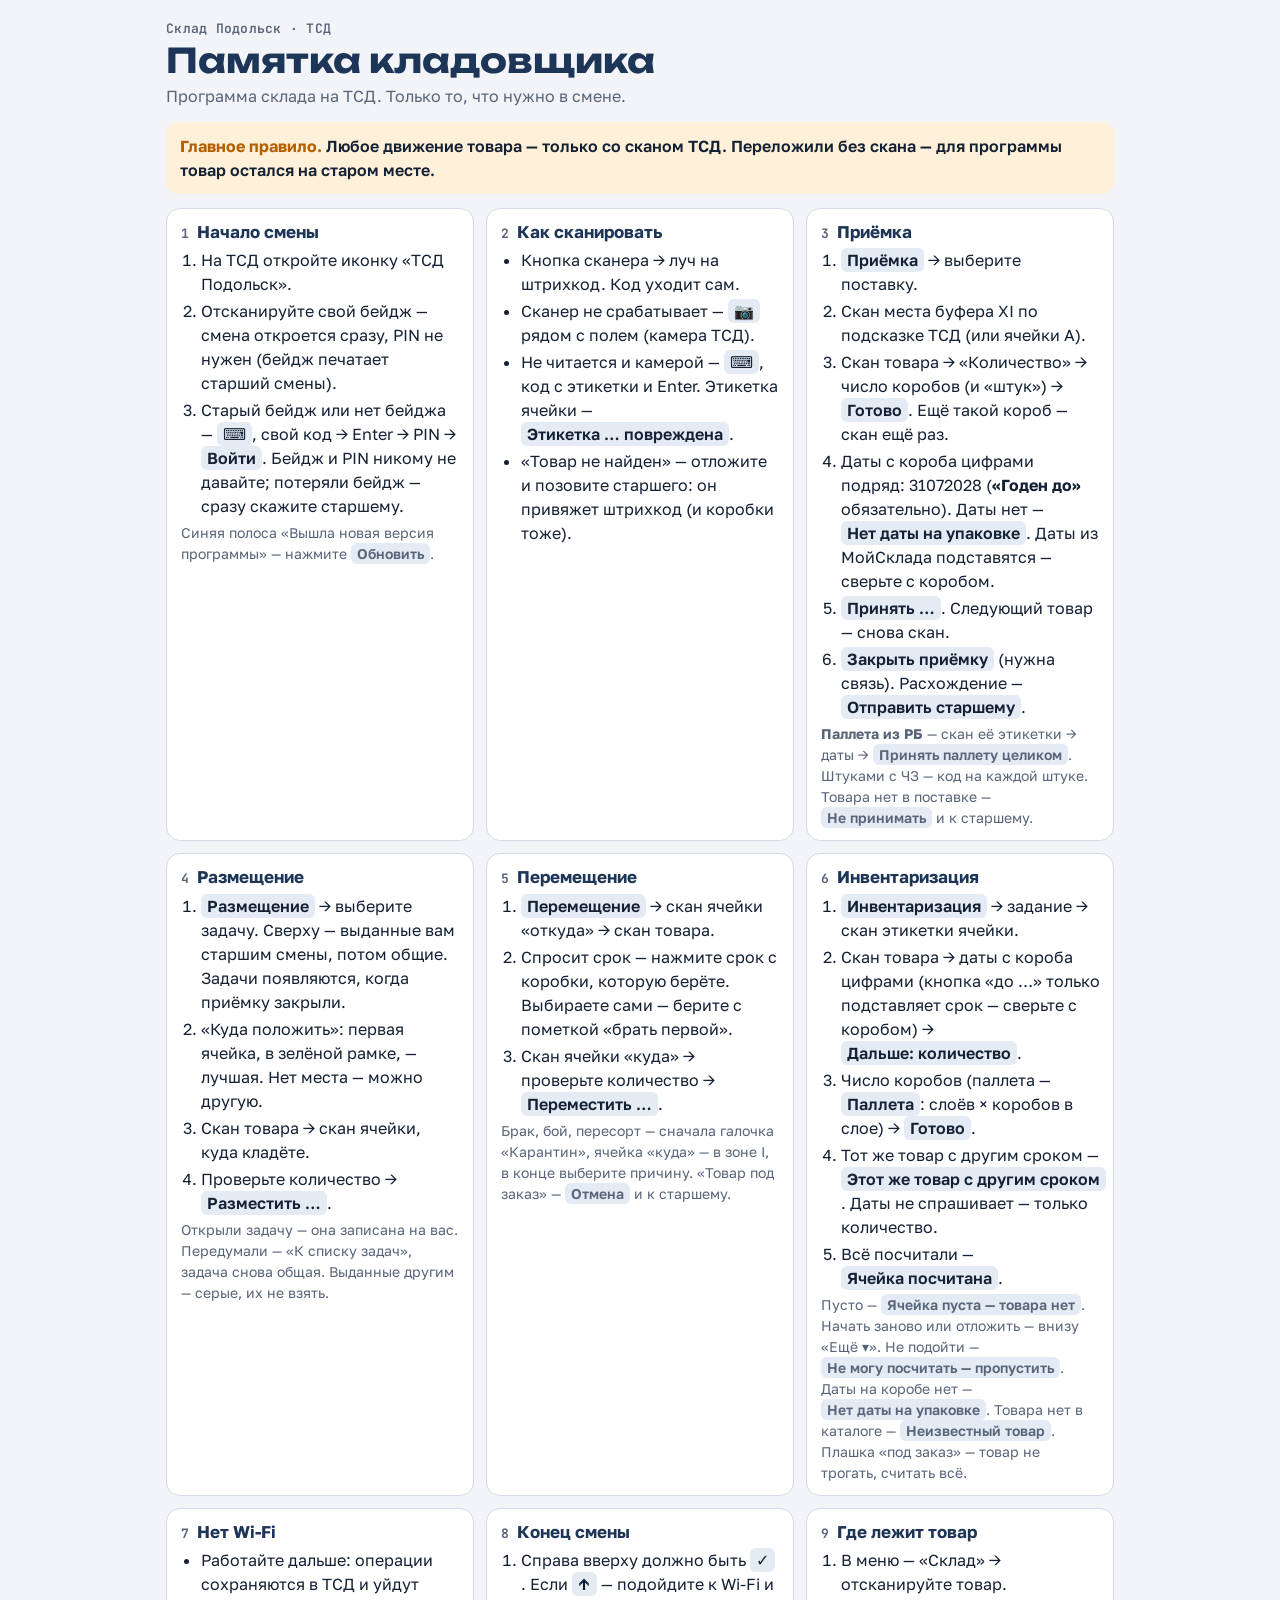
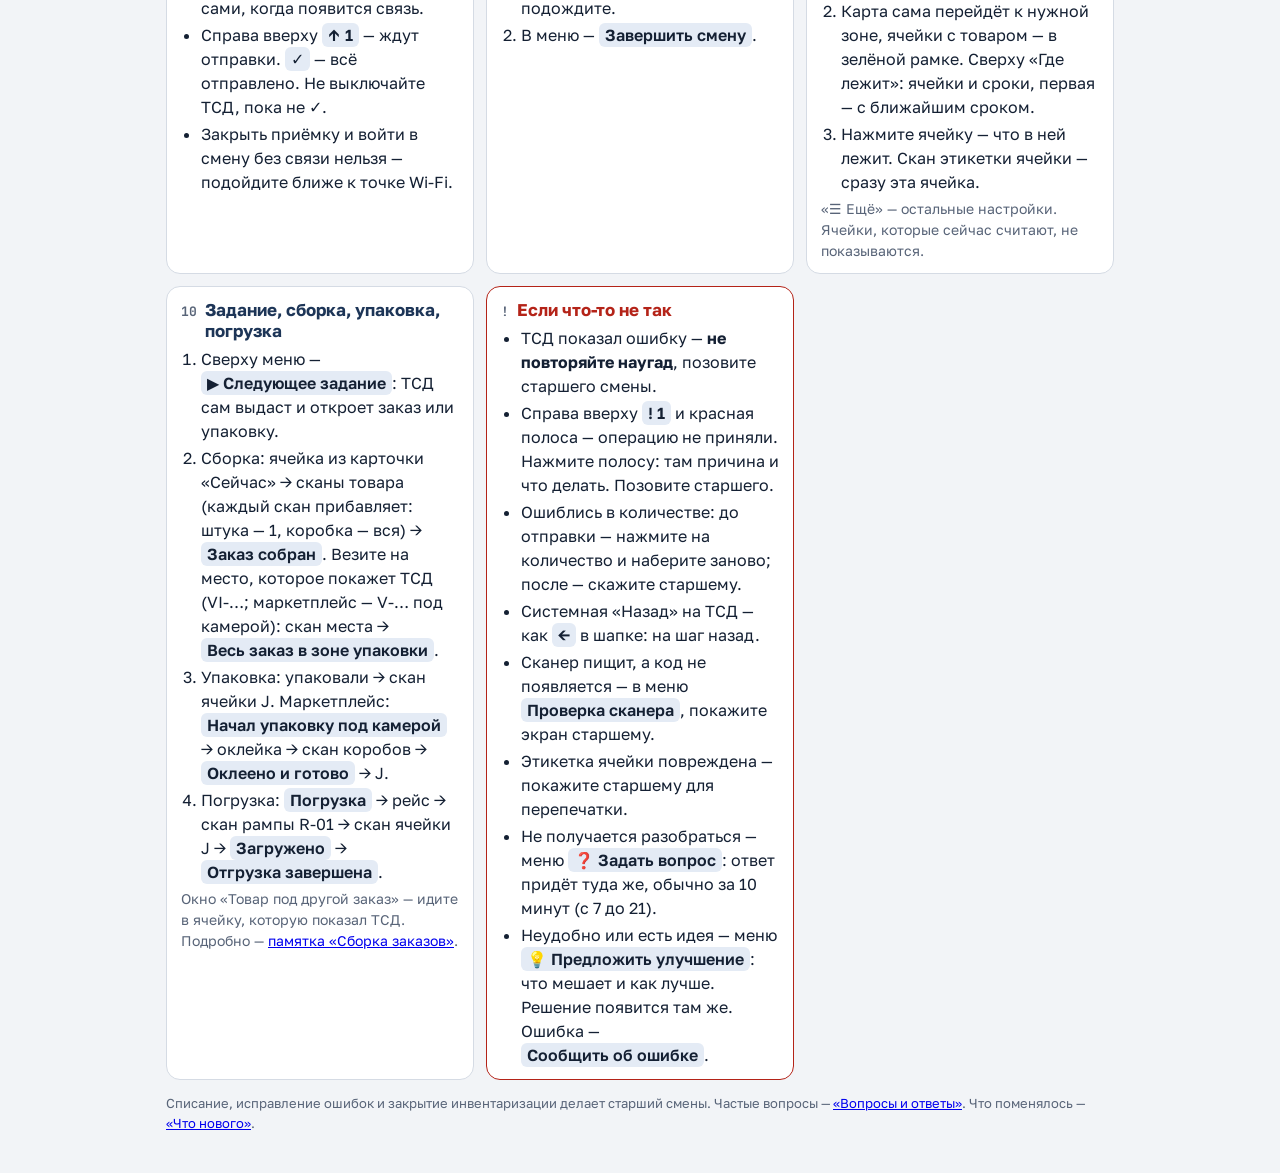
<file: wms/kladovshik/index.html>
<!doctype html>
<html lang="ru">
<head>
<meta charset="utf-8">
<meta name="viewport" content="width=device-width, initial-scale=1, viewport-fit=cover">
<meta name="robots" content="noindex, nofollow">
<meta name="description" content="Памятка кладовщика склада Подольск: вход, скан, приёмка, размещение, перемещение, инвентаризация, конец смены.">
<meta name="color-scheme" content="light dark">
<title>Памятка кладовщика</title>
<link rel="preconnect" href="https://fonts.googleapis.com">
<link rel="preconnect" href="https://fonts.gstatic.com" crossorigin>
<link rel="stylesheet" href="https://fonts.googleapis.com/css2?family=Unbounded:wght@700&family=Golos+Text:wght@400;600;700&family=JetBrains+Mono:wght@600;700&display=swap">
<style>
/* Памятка на одну страницу A4: только то, что нужно в работе. Тот же стиль, что у учебника. */
:root {
  --bg: #f2f4f7; --surface: #ffffff; --ink: #142033; --muted: #586478; --line: #d5dbe4;
  --brand: #1d3557; --brand-soft: #e4ebf5; --signal: #b45f00; --signal-soft: #fff1d9; --bad: #b42318;
  --f-display: "Unbounded", "Golos Text", system-ui, sans-serif;
  --f-body: "Golos Text", system-ui, -apple-system, "Segoe UI", Roboto, sans-serif;
  --f-mono: "JetBrains Mono", ui-monospace, Menlo, Consolas, monospace;
}
@media (prefers-color-scheme: dark) {
  :root:not([data-theme="light"]) {
    --bg: #0e1520; --surface: #161f2d; --ink: #e6ebf2; --muted: #9ba7b9; --line: #2a3648;
    --brand: #9cbbe6; --brand-soft: #1d2a3d; --signal: #f2b04a; --signal-soft: #33260f; --bad: #f08b80;
    color-scheme: dark;
  }
}
:root[data-theme="dark"] {
  --bg: #0e1520; --surface: #161f2d; --ink: #e6ebf2; --muted: #9ba7b9; --line: #2a3648;
  --brand: #9cbbe6; --brand-soft: #1d2a3d; --signal: #f2b04a; --signal-soft: #33260f; --bad: #f08b80;
  color-scheme: dark;
}
* { box-sizing: border-box; }
html { -webkit-text-size-adjust: 100%; }
body { margin: 0; background: var(--bg); color: var(--ink); font: 400 16px/1.5 var(--f-body); }
.wrap { max-width: 980px; margin: 0 auto; padding: 20px 16px 40px; display: grid; gap: 14px; }
header { display: grid; gap: 4px; }
.eyebrow { font: 600 13px var(--f-mono); color: var(--muted); letter-spacing: .02em; }
h1 { margin: 0; font: 700 clamp(24px, 4.4vw, 34px)/1.15 var(--f-display); color: var(--brand); }
.sub { margin: 0; color: var(--muted); }
.rule { margin: 0; padding: 12px 14px; border-radius: 12px; background: var(--signal-soft); font-weight: 600; }
.rule b { color: var(--signal); }
.grid { display: grid; grid-template-columns: repeat(auto-fit, minmax(290px, 1fr)); gap: 12px; }
section { background: var(--surface); border: 1px solid var(--line); border-radius: 14px; padding: 12px 14px; }
h2 { margin: 0 0 6px; font: 700 17px/1.25 var(--f-body); color: var(--brand); display: flex; gap: 8px; align-items: baseline; }
h2 .n { font: 700 13px var(--f-mono); color: var(--muted); }
ol, ul { margin: 0; padding-left: 20px; display: grid; gap: 3px; }
p { margin: 0; }
.mono { font-family: var(--f-mono); font-size: .92em; }
.k { display: inline-block; padding: 0 6px; border-radius: 6px; background: var(--brand-soft); font-weight: 600; white-space: nowrap; }
.note { color: var(--muted); font-size: 14px; margin-top: 4px; }
.stop { border-color: var(--bad); }
.stop h2 { color: var(--bad); }
footer { color: var(--muted); font-size: 13px; }
@media print {
  @page { size: A4; margin: 9mm; }
  body { background: #fff; color: #000; font-size: 10pt; line-height: 1.3; }
  .wrap { max-width: none; padding: 0; gap: 8px; }
  h1 { font-size: 20pt; color: #000; }
  section { break-inside: avoid; padding: 7px 10px; border-color: #999; margin-bottom: 7px; }
  .grid { display: block; columns: 2; column-gap: 8px; }
  .rule { background: #f3f3f3; }
  .k { background: #eee; }
}
</style>
</head>
<body>
<div class="wrap">
  <header>
    <span class="eyebrow">Склад Подольск · ТСД</span>
    <h1>Памятка кладовщика</h1>
    <p class="sub">Программа склада на ТСД. Только то, что нужно в смене.</p>
  </header>

  <p class="rule"><b>Главное правило.</b> Любое движение товара — только со сканом ТСД. Переложили без скана — для программы товар остался на старом месте.</p>

  <div class="grid">
    <section>
      <h2><span class="n">1</span>Начало смены</h2>
      <ol>
        <li>На ТСД откройте иконку «ТСД Подольск».</li>
        <li>Отсканируйте свой бейдж — смена откроется сразу, PIN не нужен (бейдж печатает старший смены).</li>
        <li>Старый бейдж или нет бейджа — <span class="k">⌨</span>, свой код → Enter → PIN → <span class="k">Войти</span>. Бейдж и PIN никому не давайте; потеряли бейдж — сразу скажите старшему.</li>
      </ol>
      <p class="note">Синяя полоса «Вышла новая версия программы» — нажмите <span class="k">Обновить</span>.</p>
    </section>

    <section>
      <h2><span class="n">2</span>Как сканировать</h2>
      <ul>
        <li>Кнопка сканера → луч на штрихкод. Код уходит сам.</li>
        <li>Сканер не срабатывает — <span class="k">📷</span> рядом с полем (камера ТСД).</li>
        <li>Не читается и камерой — <span class="k">⌨</span>, код с этикетки и Enter. Этикетка ячейки — <span class="k">Этикетка … повреждена</span>.</li>
        <li>«Товар не найден» — отложите и позовите старшего: он привяжет штрихкод (и коробки тоже).</li>
      </ul>
    </section>

    <section>
      <h2><span class="n">3</span>Приёмка</h2>
      <ol>
        <li><span class="k">Приёмка</span> → выберите поставку.</li>
        <li>Скан места буфера XI по подсказке ТСД (или ячейки A).</li>
        <li>Скан товара → «Количество» → число коробов (и «штук») → <span class="k">Готово</span>. Ещё такой короб — скан ещё раз.</li>
        <li>Даты с короба цифрами подряд: 31072028 (<b>«Годен до»</b> обязательно). Даты нет — <span class="k">Нет даты на упаковке</span>. Даты из МойСклада подставятся — сверьте с коробом.</li>
        <li><span class="k">Принять …</span>. Следующий товар — снова скан.</li>
        <li><span class="k">Закрыть приёмку</span> (нужна связь). Расхождение — <span class="k">Отправить старшему</span>.</li>
      </ol>
      <p class="note"><b>Паллета из РБ</b> — скан её этикетки → даты → <span class="k">Принять паллету целиком</span>. Штуками с ЧЗ — код на каждой штуке. Товара нет в поставке — <span class="k">Не принимать</span> и к старшему.</p>
    </section>

    <section>
      <h2><span class="n">4</span>Размещение</h2>
      <ol>
        <li><span class="k">Размещение</span> → выберите задачу. Сверху — выданные вам старшим смены, потом общие. Задачи появляются, когда приёмку закрыли.</li>
        <li>«Куда положить»: первая ячейка, в зелёной рамке, — лучшая. Нет места — можно другую.</li>
        <li>Скан товара → скан ячейки, куда кладёте.</li>
        <li>Проверьте количество → <span class="k">Разместить …</span>.</li>
      </ol>
      <p class="note">Открыли задачу — она записана на вас. Передумали — «К списку задач», задача снова общая. Выданные другим — серые, их не взять.</p>
    </section>

    <section>
      <h2><span class="n">5</span>Перемещение</h2>
      <ol>
        <li><span class="k">Перемещение</span> → скан ячейки «откуда» → скан товара.</li>
        <li>Спросит срок — нажмите срок с коробки, которую берёте. Выбираете сами — берите с пометкой «брать первой».</li>
        <li>Скан ячейки «куда» → проверьте количество → <span class="k">Переместить …</span>.</li>
      </ol>
      <p class="note">Брак, бой, пересорт — сначала галочка «Карантин», ячейка «куда» — в зоне I, в конце выберите причину. «Товар под заказ» — <span class="k">Отмена</span> и к старшему.</p>
    </section>

    <section>
      <h2><span class="n">6</span>Инвентаризация</h2>
      <ol>
        <li><span class="k">Инвентаризация</span> → задание → скан этикетки ячейки.</li>
        <li>Скан товара → даты с короба цифрами (кнопка «до …» только подставляет срок — сверьте с коробом) → <span class="k">Дальше: количество</span>.</li>
        <li>Число коробов (паллета — <span class="k">Паллета</span>: слоёв × коробов в слое) → <span class="k">Готово</span>.</li>
        <li>Тот же товар с другим сроком — <span class="k">Этот же товар с другим сроком</span>. Даты не спрашивает — только количество.</li>
        <li>Всё посчитали — <span class="k">Ячейка посчитана</span>.</li>
      </ol>
      <p class="note">Пусто — <span class="k">Ячейка пуста — товара нет</span>. Начать заново или отложить — внизу «Ещё ▾». Не подойти — <span class="k">Не могу посчитать — пропустить</span>. Даты на коробе нет — <span class="k">Нет даты на упаковке</span>. Товара нет в каталоге — <span class="k">Неизвестный товар</span>. Плашка «под заказ» — товар не трогать, считать всё.</p>
    </section>

    <section>
      <h2><span class="n">7</span>Нет Wi-Fi</h2>
      <ul>
        <li>Работайте дальше: операции сохраняются в ТСД и уйдут сами, когда появится связь.</li>
        <li>Справа вверху <span class="k">↑ 1</span> — ждут отправки. <span class="k">✓</span> — всё отправлено. Не выключайте ТСД, пока не ✓.</li>
        <li>Закрыть приёмку и войти в смену без связи нельзя — подойдите ближе к точке Wi-Fi.</li>
      </ul>
    </section>

    <section>
      <h2><span class="n">8</span>Конец смены</h2>
      <ol>
        <li>Справа вверху должно быть <span class="k">✓</span>. Если <span class="k">↑</span> — подойдите к Wi-Fi и подождите.</li>
        <li>В меню — <span class="k">Завершить смену</span>.</li>
      </ol>
    </section>

    <section>
      <h2><span class="n">9</span>Где лежит товар</h2>
      <ol>
        <li>В меню — «Склад» → отсканируйте товар.</li>
        <li>Карта сама перейдёт к нужной зоне, ячейки с товаром — в зелёной рамке. Сверху «Где лежит»: ячейки и сроки, первая — с ближайшим сроком.</li>
        <li>Нажмите ячейку — что в ней лежит. Скан этикетки ячейки — сразу эта ячейка.</li>
      </ol>
      <p class="note">«☰ Ещё» — остальные настройки. Ячейки, которые сейчас считают, не показываются.</p>
    </section>

    <section>
      <h2><span class="n">10</span>Задание, сборка, упаковка, погрузка</h2>
      <ol>
        <li>Сверху меню — <span class="k">▶ Следующее задание</span>: ТСД сам выдаст и откроет заказ или упаковку.</li>
        <li>Сборка: ячейка из карточки «Сейчас» → сканы товара (каждый скан прибавляет: штука — 1, коробка — вся) → <span class="k">Заказ собран</span>. Везите на место, которое покажет ТСД (VI-…; маркетплейс — V-… под камерой): скан места → <span class="k">Весь заказ в зоне упаковки</span>.</li>
        <li>Упаковка: упаковали → скан ячейки J. Маркетплейс: <span class="k">Начал упаковку под камерой</span> → оклейка → скан коробов → <span class="k">Оклеено и готово</span> → J.</li>
        <li>Погрузка: <span class="k">Погрузка</span> → рейс → скан рампы R-01 → скан ячейки J → <span class="k">Загружено</span> → <span class="k">Отгрузка завершена</span>.</li>
      </ol>
      <p class="note">Окно «Товар под другой заказ» — идите в ячейку, которую показал ТСД. Подробно — <a href="../sborka/">памятка «Сборка заказов»</a>.</p>
    </section>

    <section class="stop">
      <h2><span class="n">!</span>Если что-то не так</h2>
      <ul>
        <li>ТСД показал ошибку — <b>не повторяйте наугад</b>, позовите старшего смены.</li>
        <li>Справа вверху <span class="k">! 1</span> и красная полоса — операцию не приняли. Нажмите полосу: там причина и что делать. Позовите старшего.</li>
        <li>Ошиблись в количестве: до отправки — нажмите на количество и наберите заново; после — скажите старшему.</li>
        <li>Системная «Назад» на ТСД — как <span class="k">←</span> в шапке: на шаг назад.</li>
        <li>Сканер пищит, а код не появляется — в меню <span class="k">Проверка сканера</span>, покажите экран старшему.</li>
        <li>Этикетка ячейки повреждена — покажите старшему для перепечатки.</li>
        <li>Не получается разобраться — меню <span class="k">❓ Задать вопрос</span>: ответ придёт туда же, обычно за 10 минут (с 7 до 21).</li>
        <li>Неудобно или есть идея — меню <span class="k">💡 Предложить улучшение</span>: что мешает и как лучше. Решение появится там же. Ошибка — <span class="k">Сообщить об ошибке</span>.</li>
      </ul>
    </section>
  </div>

  <footer>Списание, исправление ошибок и закрытие инвентаризации делает старший смены. Частые вопросы — <a href="../faq/">«Вопросы и ответы»</a>. Что поменялось — <a href="../changes/">«Что нового»</a>.</footer>
</div>
</body>
</html>
</file>
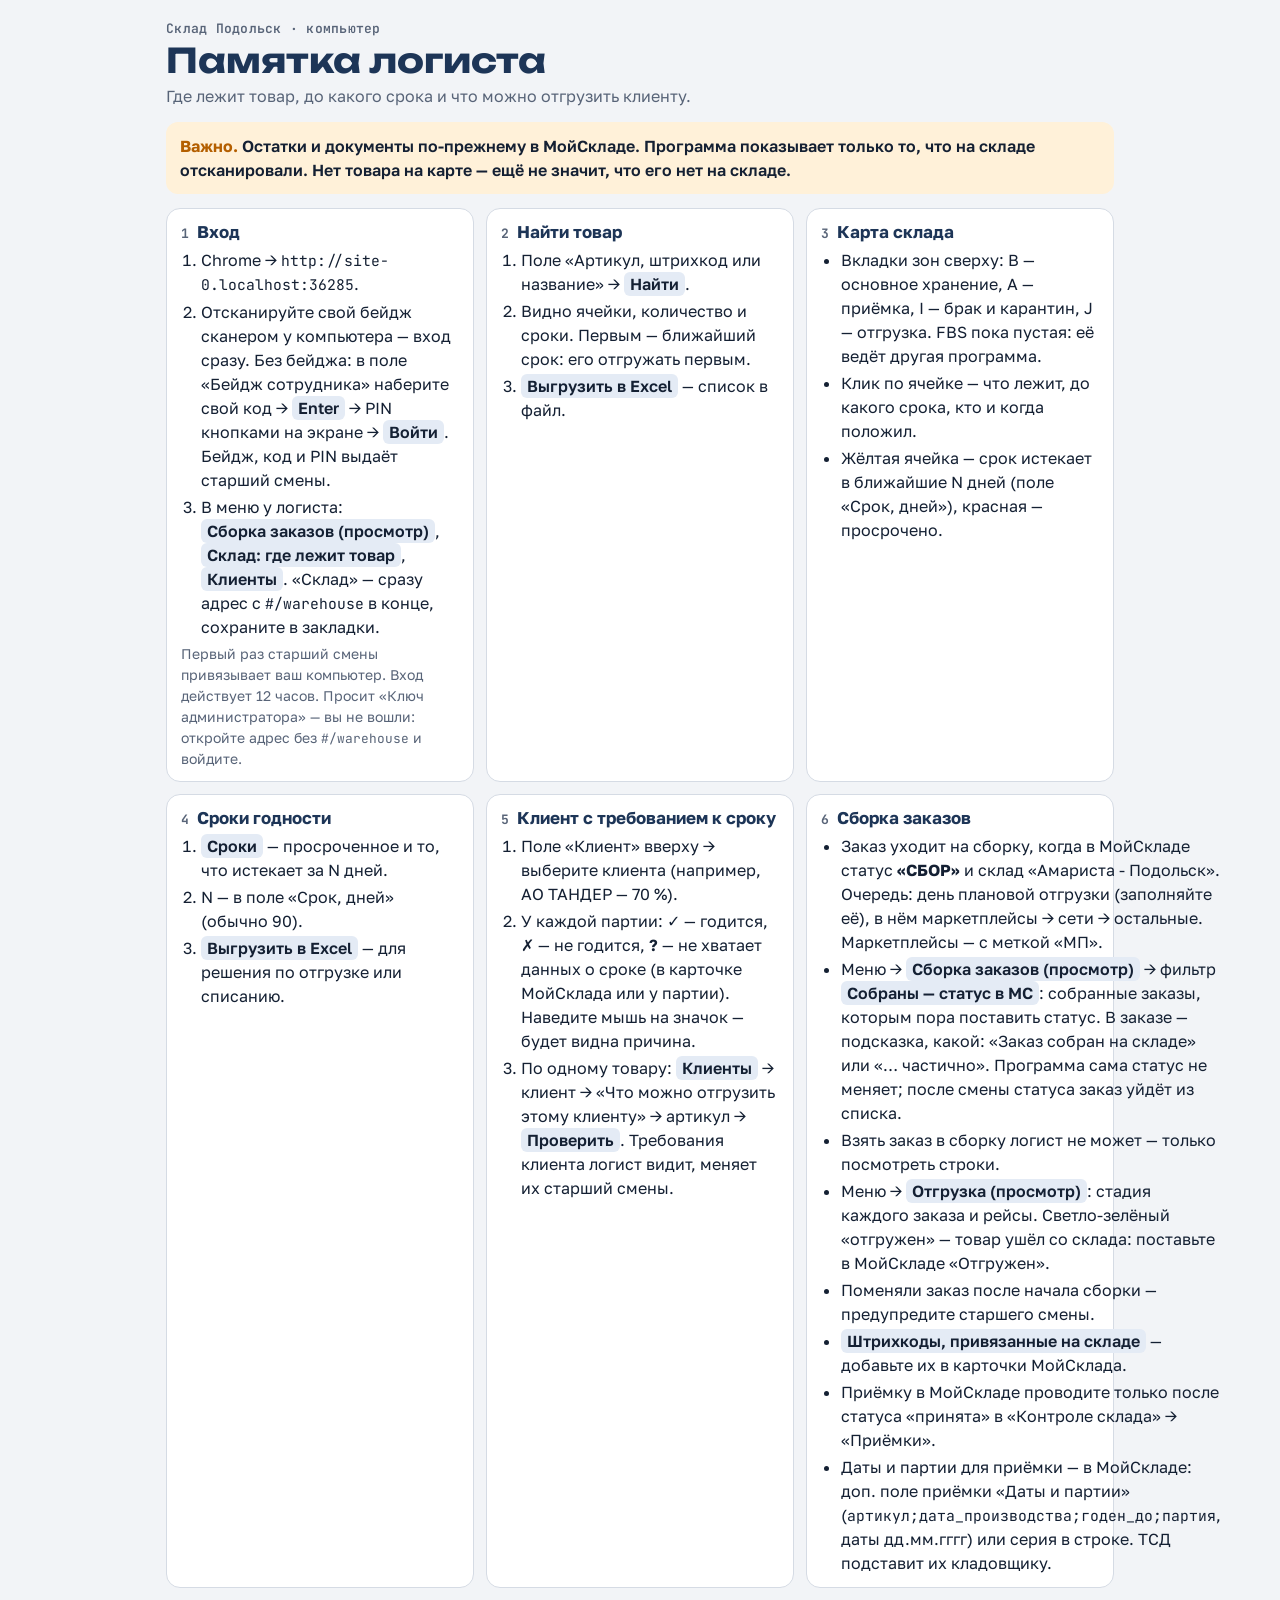
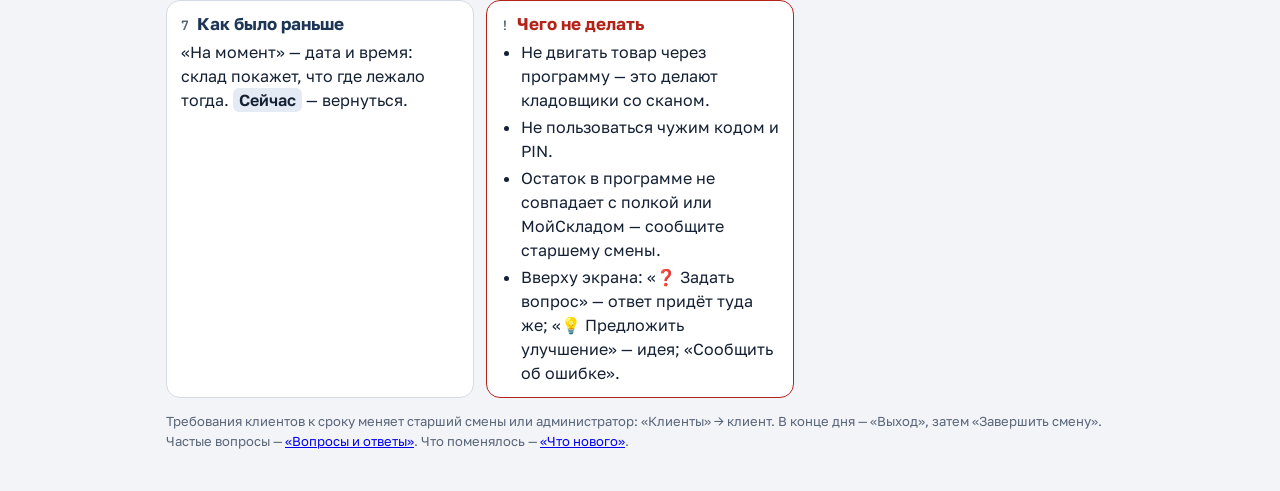
<file: wms/logist/index.html>
<!doctype html>
<html lang="ru">
<head>
<meta charset="utf-8">
<meta name="viewport" content="width=device-width, initial-scale=1, viewport-fit=cover">
<meta name="robots" content="noindex, nofollow">
<meta name="description" content="Памятка логиста склада Подольск: вход, поиск товара, карта, сроки годности, клиенты с требованием к сроку.">
<meta name="color-scheme" content="light dark">
<title>Памятка логиста</title>
<link rel="preconnect" href="https://fonts.googleapis.com">
<link rel="preconnect" href="https://fonts.gstatic.com" crossorigin>
<link rel="stylesheet" href="https://fonts.googleapis.com/css2?family=Unbounded:wght@700&family=Golos+Text:wght@400;600;700&family=JetBrains+Mono:wght@600;700&display=swap">
<style>
/* Памятка на одну страницу A4: только то, что нужно в работе. Тот же стиль, что у учебника. */
:root {
  --bg: #f2f4f7; --surface: #ffffff; --ink: #142033; --muted: #586478; --line: #d5dbe4;
  --brand: #1d3557; --brand-soft: #e4ebf5; --signal: #b45f00; --signal-soft: #fff1d9; --bad: #b42318;
  --f-display: "Unbounded", "Golos Text", system-ui, sans-serif;
  --f-body: "Golos Text", system-ui, -apple-system, "Segoe UI", Roboto, sans-serif;
  --f-mono: "JetBrains Mono", ui-monospace, Menlo, Consolas, monospace;
}
@media (prefers-color-scheme: dark) {
  :root:not([data-theme="light"]) {
    --bg: #0e1520; --surface: #161f2d; --ink: #e6ebf2; --muted: #9ba7b9; --line: #2a3648;
    --brand: #9cbbe6; --brand-soft: #1d2a3d; --signal: #f2b04a; --signal-soft: #33260f; --bad: #f08b80;
    color-scheme: dark;
  }
}
:root[data-theme="dark"] {
  --bg: #0e1520; --surface: #161f2d; --ink: #e6ebf2; --muted: #9ba7b9; --line: #2a3648;
  --brand: #9cbbe6; --brand-soft: #1d2a3d; --signal: #f2b04a; --signal-soft: #33260f; --bad: #f08b80;
  color-scheme: dark;
}
* { box-sizing: border-box; }
html { -webkit-text-size-adjust: 100%; }
body { margin: 0; background: var(--bg); color: var(--ink); font: 400 16px/1.5 var(--f-body); }
.wrap { max-width: 980px; margin: 0 auto; padding: 20px 16px 40px; display: grid; gap: 14px; }
header { display: grid; gap: 4px; }
.eyebrow { font: 600 13px var(--f-mono); color: var(--muted); letter-spacing: .02em; }
h1 { margin: 0; font: 700 clamp(24px, 4.4vw, 34px)/1.15 var(--f-display); color: var(--brand); }
.sub { margin: 0; color: var(--muted); }
.rule { margin: 0; padding: 12px 14px; border-radius: 12px; background: var(--signal-soft); font-weight: 600; }
.rule b { color: var(--signal); }
.grid { display: grid; grid-template-columns: repeat(auto-fit, minmax(290px, 1fr)); gap: 12px; }
section { background: var(--surface); border: 1px solid var(--line); border-radius: 14px; padding: 12px 14px; }
h2 { margin: 0 0 6px; font: 700 17px/1.25 var(--f-body); color: var(--brand); display: flex; gap: 8px; align-items: baseline; }
h2 .n { font: 700 13px var(--f-mono); color: var(--muted); }
ol, ul { margin: 0; padding-left: 20px; display: grid; gap: 3px; }
p { margin: 0; }
.mono { font-family: var(--f-mono); font-size: .92em; }
.k { display: inline-block; padding: 0 6px; border-radius: 6px; background: var(--brand-soft); font-weight: 600; white-space: nowrap; }
.note { color: var(--muted); font-size: 14px; margin-top: 4px; }
.stop { border-color: var(--bad); }
.stop h2 { color: var(--bad); }
footer { color: var(--muted); font-size: 13px; }
@media print {
  @page { size: A4; margin: 9mm; }
  body { background: #fff; color: #000; font-size: 9.5pt; line-height: 1.28; }
  .wrap { max-width: none; padding: 0; gap: 8px; }
  h1 { font-size: 20pt; color: #000; }
  section { break-inside: avoid; padding: 7px 10px; border-color: #999; margin-bottom: 7px; }
  .grid { display: block; columns: 2; column-gap: 8px; }
  .rule { background: #f3f3f3; }
  .k { background: #eee; }
}
</style>
</head>
<body>
<div class="wrap">
  <header>
    <span class="eyebrow">Склад Подольск · компьютер</span>
    <h1>Памятка логиста</h1>
    <p class="sub">Где лежит товар, до какого срока и что можно отгрузить клиенту.</p>
  </header>

  <p class="rule"><b>Важно.</b> Остатки и документы по-прежнему в МойСкладе. Программа показывает только то, что на складе отсканировали. Нет товара на карте — ещё не значит, что его нет на складе.</p>

  <div class="grid">
    <section>
      <h2><span class="n">1</span>Вход</h2>
      <ol>
        <li>Chrome → <span class="mono" id="app-origin">адрес программы (спросите у старшего смены)</span>.</li>
        <li>Отсканируйте свой бейдж сканером у компьютера — вход сразу. Без бейджа: в поле «Бейдж сотрудника» наберите свой код → <span class="k">Enter</span> → PIN кнопками на экране → <span class="k">Войти</span>. Бейдж, код и PIN выдаёт старший смены.</li>
        <li>В меню у логиста: <span class="k">Сборка заказов (просмотр)</span>, <span class="k">Склад: где лежит товар</span>, <span class="k">Клиенты</span>. «Склад» — сразу адрес с <span class="mono">#/warehouse</span> в конце, сохраните в закладки.</li>
      </ol>
      <p class="note">Первый раз старший смены привязывает ваш компьютер. Вход действует 12 часов. Просит «Ключ администратора» — вы не вошли: откройте адрес без <span class="mono">#/warehouse</span> и войдите.</p>
    </section>

    <section>
      <h2><span class="n">2</span>Найти товар</h2>
      <ol>
        <li>Поле «Артикул, штрихкод или название» → <span class="k">Найти</span>.</li>
        <li>Видно ячейки, количество и сроки. Первым — ближайший срок: его отгружать первым.</li>
        <li><span class="k">Выгрузить в Excel</span> — список в файл.</li>
      </ol>
    </section>

    <section>
      <h2><span class="n">3</span>Карта склада</h2>
      <ul>
        <li>Вкладки зон сверху: B — основное хранение, A — приёмка, I — брак и карантин, J — отгрузка. FBS пока пустая: её ведёт другая программа.</li>
        <li>Клик по ячейке — что лежит, до какого срока, кто и когда положил.</li>
        <li>Жёлтая ячейка — срок истекает в ближайшие N дней (поле «Срок, дней»), красная — просрочено.</li>
      </ul>
    </section>

    <section>
      <h2><span class="n">4</span>Сроки годности</h2>
      <ol>
        <li><span class="k">Сроки</span> — просроченное и то, что истекает за N дней.</li>
        <li>N — в поле «Срок, дней» (обычно 90).</li>
        <li><span class="k">Выгрузить в Excel</span> — для решения по отгрузке или списанию.</li>
      </ol>
    </section>

    <section>
      <h2><span class="n">5</span>Клиент с требованием к сроку</h2>
      <ol>
        <li>Поле «Клиент» вверху → выберите клиента (например, АО ТАНДЕР — 70 %).</li>
        <li>У каждой партии: <b>✓</b> — годится, <b>✗</b> — не годится, <b>?</b> — не хватает данных о сроке (в карточке МойСклада или у партии). Наведите мышь на значок — будет видна причина.</li>
        <li>По одному товару: <span class="k">Клиенты</span> → клиент → «Что можно отгрузить этому клиенту» → артикул → <span class="k">Проверить</span>. Требования клиента логист видит, меняет их старший смены.</li>
      </ol>
    </section>

    <section>
      <h2><span class="n">6</span>Сборка заказов</h2>
      <ul>
        <li>Заказ уходит на сборку, когда в МойСкладе статус <b>«СБОР»</b> и склад «Амариста - Подольск». Очередь: день плановой отгрузки (заполняйте её), в нём маркетплейсы → сети → остальные. Маркетплейсы — с меткой «МП».</li>
        <li>Меню → <span class="k">Сборка заказов (просмотр)</span> → фильтр <span class="k">Собраны — статус в МС</span>: собранные заказы, которым пора поставить статус. В заказе — подсказка, какой: «Заказ собран на складе» или «… частично». Программа сама статус не меняет; после смены статуса заказ уйдёт из списка.</li>
        <li>Взять заказ в сборку логист не может — только посмотреть строки.</li>
        <li>Меню → <span class="k">Отгрузка (просмотр)</span>: стадия каждого заказа и рейсы. Светло-зелёный «отгружен» — товар ушёл со склада: поставьте в МойСкладе «Отгружен».</li>
        <li>Поменяли заказ после начала сборки — предупредите старшего смены.</li>
        <li><span class="k">Штрихкоды, привязанные на складе</span> — добавьте их в карточки МойСклада.</li>
        <li>Приёмку в МойСкладе проводите только после статуса «принята» в «Контроле склада» → «Приёмки».</li>
        <li>Даты и партии для приёмки — в МойСкладе: доп. поле приёмки «Даты и партии» (<span class="mono">артикул;дата_производства;годен_до;партия</span>, даты дд.мм.гггг) или серия в строке. ТСД подставит их кладовщику.</li>
      </ul>
    </section>

    <section>
      <h2><span class="n">7</span>Как было раньше</h2>
      <p>«На момент» — дата и время: склад покажет, что где лежало тогда. <span class="k">Сейчас</span> — вернуться.</p>
    </section>

    <section class="stop">
      <h2><span class="n">!</span>Чего не делать</h2>
      <ul>
        <li>Не двигать товар через программу — это делают кладовщики со сканом.</li>
        <li>Не пользоваться чужим кодом и PIN.</li>
        <li>Остаток в программе не совпадает с полкой или МойСкладом — сообщите старшему смены.</li>
        <li>Вверху экрана: «❓ Задать вопрос» — ответ придёт туда же; «💡 Предложить улучшение» — идея; «Сообщить об ошибке».</li>
      </ul>
    </section>
  </div>

  <footer>Требования клиентов к сроку меняет старший смены или администратор: «Клиенты» → клиент. В конце дня — «Выход», затем «Завершить смену». Частые вопросы — <a href="../faq/">«Вопросы и ответы»</a>. Что поменялось — <a href="../changes/">«Что нового»</a>.</footer>
</div>
<script>
// На сервере программы подставляем её адрес; на открытом сайте адрес не публикуем.
if (/^https?:$/.test(location.protocol) && !/github\.io$/.test(location.hostname)) document.getElementById('app-origin').textContent = location.origin;
</script>
</body>
</html>
</file>
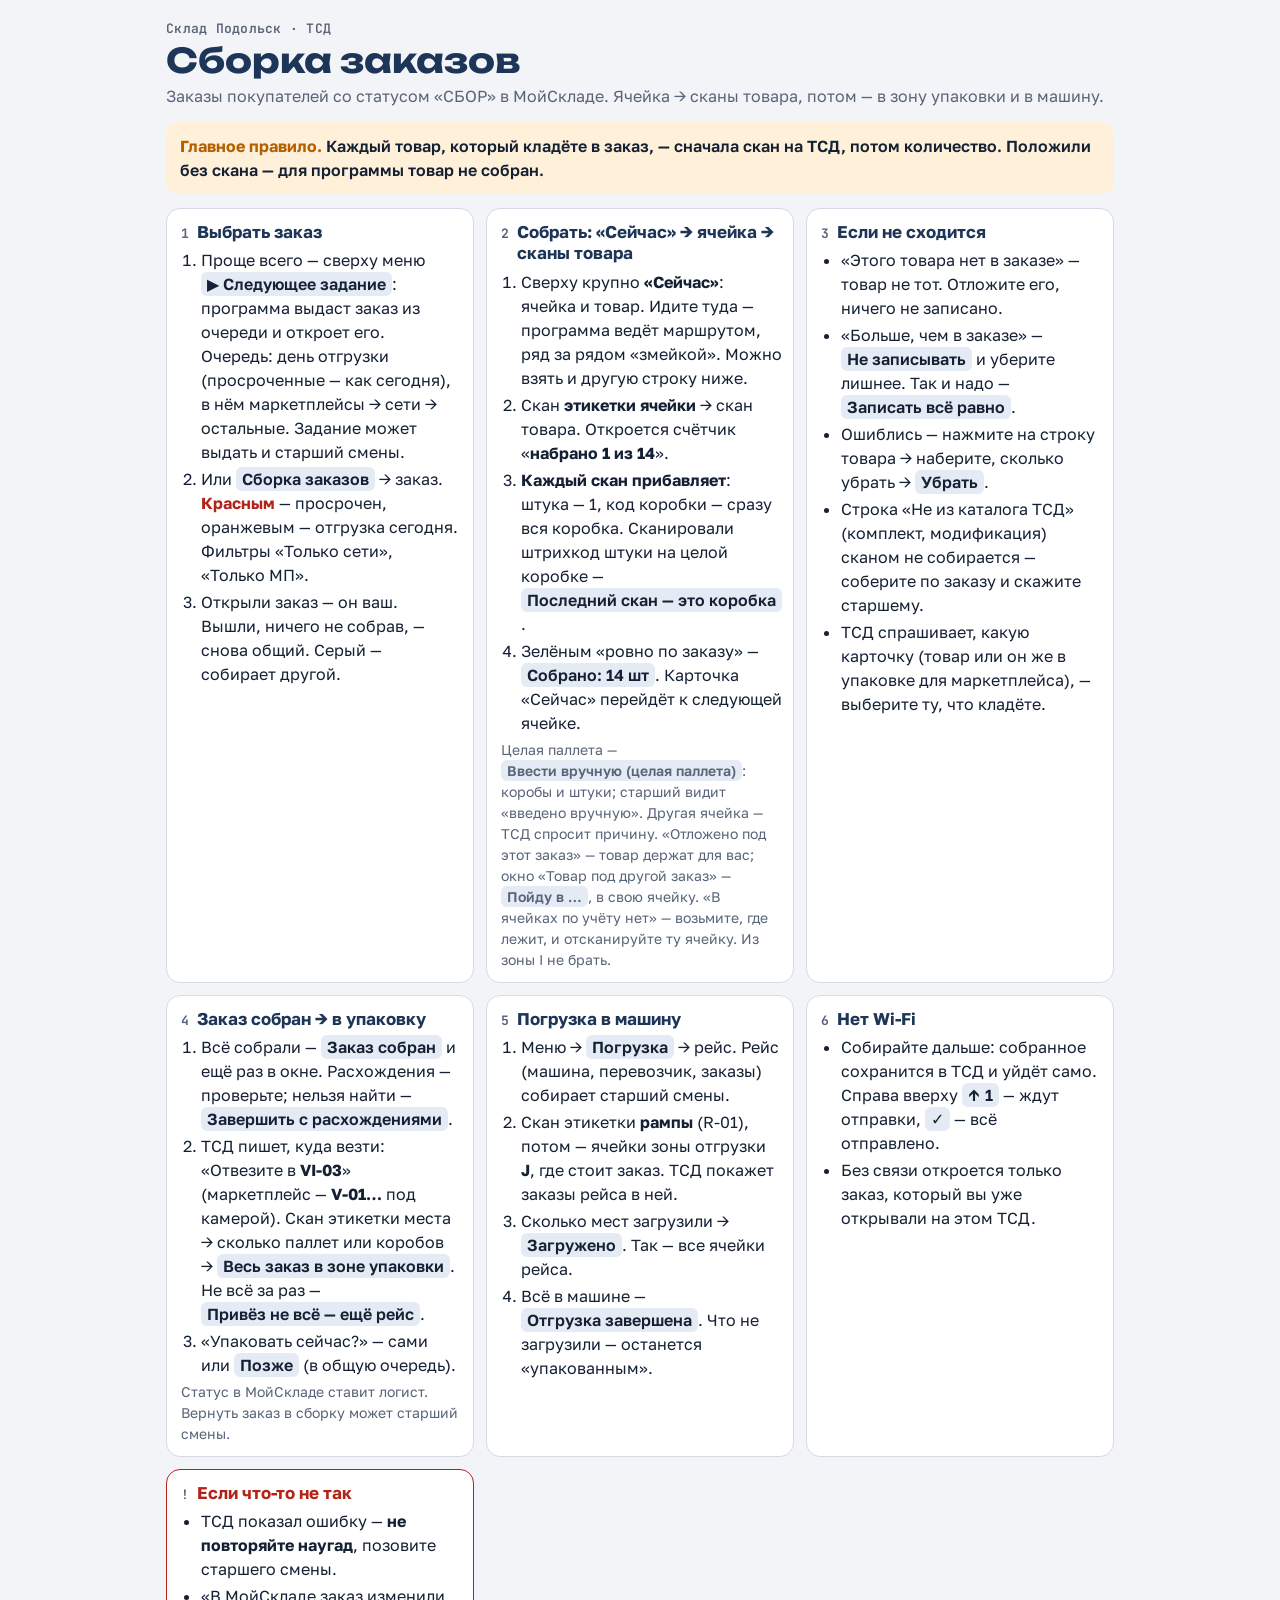
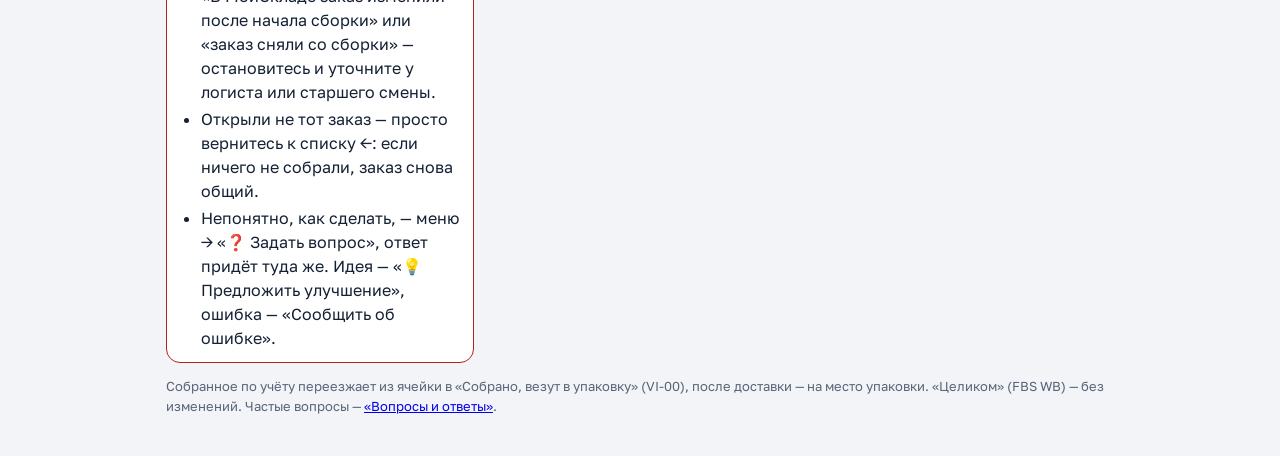
<file: wms/sborka/index.html>
<!doctype html>
<html lang="ru">
<head>
<meta charset="utf-8">
<meta name="viewport" content="width=device-width, initial-scale=1, viewport-fit=cover">
<meta name="robots" content="noindex, nofollow">
<meta name="description" content="Памятка склада Подольск: сборка заказов покупателей на ТСД — список заказов, скан товара, коробы и штуки, расхождения.">
<meta name="color-scheme" content="light dark">
<title>Памятка: сборка заказов</title>
<link rel="preconnect" href="https://fonts.googleapis.com">
<link rel="preconnect" href="https://fonts.gstatic.com" crossorigin>
<link rel="stylesheet" href="https://fonts.googleapis.com/css2?family=Unbounded:wght@700&family=Golos+Text:wght@400;600;700&family=JetBrains+Mono:wght@600;700&display=swap">
<style>
/* Памятка «Сборка заказов» на одну страницу A4. Тот же стиль, что у памятки кладовщика. */
:root {
  --bg: #f2f4f7; --surface: #ffffff; --ink: #142033; --muted: #586478; --line: #d5dbe4;
  --brand: #1d3557; --brand-soft: #e4ebf5; --signal: #b45f00; --signal-soft: #fff1d9; --bad: #b42318;
  --f-display: "Unbounded", "Golos Text", system-ui, sans-serif;
  --f-body: "Golos Text", system-ui, -apple-system, "Segoe UI", Roboto, sans-serif;
  --f-mono: "JetBrains Mono", ui-monospace, Menlo, Consolas, monospace;
}
@media (prefers-color-scheme: dark) {
  :root:not([data-theme="light"]) {
    --bg: #0e1520; --surface: #161f2d; --ink: #e6ebf2; --muted: #9ba7b9; --line: #2a3648;
    --brand: #9cbbe6; --brand-soft: #1d2a3d; --signal: #f2b04a; --signal-soft: #33260f; --bad: #f08b80;
    color-scheme: dark;
  }
}
:root[data-theme="dark"] {
  --bg: #0e1520; --surface: #161f2d; --ink: #e6ebf2; --muted: #9ba7b9; --line: #2a3648;
  --brand: #9cbbe6; --brand-soft: #1d2a3d; --signal: #f2b04a; --signal-soft: #33260f; --bad: #f08b80;
  color-scheme: dark;
}
* { box-sizing: border-box; }
html { -webkit-text-size-adjust: 100%; }
body { margin: 0; background: var(--bg); color: var(--ink); font: 400 16px/1.5 var(--f-body); }
.wrap { max-width: 980px; margin: 0 auto; padding: 20px 16px 40px; display: grid; gap: 14px; }
header { display: grid; gap: 4px; }
.eyebrow { font: 600 13px var(--f-mono); color: var(--muted); letter-spacing: .02em; }
h1 { margin: 0; font: 700 clamp(24px, 4.4vw, 34px)/1.15 var(--f-display); color: var(--brand); }
.sub { margin: 0; color: var(--muted); }
.rule { margin: 0; padding: 12px 14px; border-radius: 12px; background: var(--signal-soft); font-weight: 600; }
.rule b { color: var(--signal); }
.grid { display: grid; grid-template-columns: repeat(auto-fit, minmax(290px, 1fr)); gap: 12px; }
section { background: var(--surface); border: 1px solid var(--line); border-radius: 14px; padding: 12px 14px; }
h2 { margin: 0 0 6px; font: 700 17px/1.25 var(--f-body); color: var(--brand); display: flex; gap: 8px; align-items: baseline; }
h2 .n { font: 700 13px var(--f-mono); color: var(--muted); }
ol, ul { margin: 0; padding-left: 20px; display: grid; gap: 3px; }
p { margin: 0; }
.mono { font-family: var(--f-mono); font-size: .92em; }
.k { display: inline-block; padding: 0 6px; border-radius: 6px; background: var(--brand-soft); font-weight: 600; white-space: nowrap; }
.note { color: var(--muted); font-size: 14px; margin-top: 4px; }
.stop { border-color: var(--bad); }
.stop h2 { color: var(--bad); }
footer { color: var(--muted); font-size: 13px; }
@media print {
  @page { size: A4; margin: 9mm; }
  body { background: #fff; color: #000; font-size: 9.5pt; line-height: 1.28; }
  .wrap { max-width: none; padding: 0; gap: 8px; }
  h1 { font-size: 20pt; color: #000; }
  section { break-inside: avoid; padding: 7px 10px; border-color: #999; margin-bottom: 7px; }
  .grid { display: block; columns: 2; column-gap: 8px; }
  .rule { background: #f3f3f3; }
  .k { background: #eee; }
}
</style>
</head>
<body>
<div class="wrap">
  <header>
    <span class="eyebrow">Склад Подольск · ТСД</span>
    <h1>Сборка заказов</h1>
    <p class="sub">Заказы покупателей со статусом «СБОР» в МойСкладе. Ячейка → сканы товара, потом — в зону упаковки и в машину.</p>
  </header>

  <p class="rule"><b>Главное правило.</b> Каждый товар, который кладёте в заказ, — сначала скан на ТСД, потом количество. Положили без скана — для программы товар не собран.</p>

  <div class="grid">
    <section>
      <h2><span class="n">1</span>Выбрать заказ</h2>
      <ol>
        <li>Проще всего — сверху меню <span class="k">▶ Следующее задание</span>: программа выдаст заказ из очереди и откроет его. Очередь: день отгрузки (просроченные — как сегодня), в нём маркетплейсы → сети → остальные. Задание может выдать и старший смены.</li>
        <li>Или <span class="k">Сборка заказов</span> → заказ. <b style="color:var(--bad)">Красным</b> — просрочен, оранжевым — отгрузка сегодня. Фильтры «Только сети», «Только МП».</li>
        <li>Открыли заказ — он ваш. Вышли, ничего не собрав, — снова общий. Серый — собирает другой.</li>
      </ol>
    </section>

    <section>
      <h2><span class="n">2</span>Собрать: «Сейчас» → ячейка → сканы товара</h2>
      <ol>
        <li>Сверху крупно <b>«Сейчас»</b>: ячейка и товар. Идите туда — программа ведёт маршрутом, ряд за рядом «змейкой». Можно взять и другую строку ниже.</li>
        <li>Скан <b>этикетки ячейки</b> → скан товара. Откроется счётчик «<b>набрано 1 из 14</b>».</li>
        <li><b>Каждый скан прибавляет</b>: штука — 1, код коробки — сразу вся коробка. Сканировали штрихкод штуки на целой коробке — <span class="k">Последний скан — это коробка</span>.</li>
        <li>Зелёным «ровно по заказу» — <span class="k">Собрано: 14 шт</span>. Карточка «Сейчас» перейдёт к следующей ячейке.</li>
      </ol>
      <p class="note">Целая паллета — <span class="k">Ввести вручную (целая паллета)</span>: коробы и штуки; старший видит «введено вручную». Другая ячейка — ТСД спросит причину. «Отложено под этот заказ» — товар держат для вас; окно «Товар под другой заказ» — <span class="k">Пойду в …</span>, в свою ячейку. «В ячейках по учёту нет» — возьмите, где лежит, и отсканируйте ту ячейку. Из зоны I не брать.</p>
    </section>

    <section>
      <h2><span class="n">3</span>Если не сходится</h2>
      <ul>
        <li>«Этого товара нет в заказе» — товар не тот. Отложите его, ничего не записано.</li>
        <li>«Больше, чем в заказе» — <span class="k">Не записывать</span> и уберите лишнее. Так и надо — <span class="k">Записать всё равно</span>.</li>
        <li>Ошиблись — нажмите на строку товара → наберите, сколько убрать → <span class="k">Убрать</span>.</li>
        <li>Строка «Не из каталога ТСД» (комплект, модификация) сканом не собирается — соберите по заказу и скажите старшему.</li>
        <li>ТСД спрашивает, какую карточку (товар или он же в упаковке для маркетплейса), — выберите ту, что кладёте.</li>
      </ul>
    </section>

    <section>
      <h2><span class="n">4</span>Заказ собран → в упаковку</h2>
      <ol>
        <li>Всё собрали — <span class="k">Заказ собран</span> и ещё раз в окне. Расхождения — проверьте; нельзя найти — <span class="k">Завершить с расхождениями</span>.</li>
        <li>ТСД пишет, куда везти: «Отвезите в <b>VI-03</b>» (маркетплейс — <b>V-01…</b> под камерой). Скан этикетки места → сколько паллет или коробов → <span class="k">Весь заказ в зоне упаковки</span>. Не всё за раз — <span class="k">Привёз не всё — ещё рейс</span>.</li>
        <li>«Упаковать сейчас?» — сами или <span class="k">Позже</span> (в общую очередь).</li>
      </ol>
      <p class="note">Статус в МойСкладе ставит логист. Вернуть заказ в сборку может старший смены.</p>
    </section>

    <section>
      <h2><span class="n">5</span>Погрузка в машину</h2>
      <ol>
        <li>Меню → <span class="k">Погрузка</span> → рейс. Рейс (машина, перевозчик, заказы) собирает старший смены.</li>
        <li>Скан этикетки <b>рампы</b> (R-01), потом — ячейки зоны отгрузки <b>J</b>, где стоит заказ. ТСД покажет заказы рейса в ней.</li>
        <li>Сколько мест загрузили → <span class="k">Загружено</span>. Так — все ячейки рейса.</li>
        <li>Всё в машине — <span class="k">Отгрузка завершена</span>. Что не загрузили — останется «упакованным».</li>
      </ol>
    </section>

    <section>
      <h2><span class="n">6</span>Нет Wi-Fi</h2>
      <ul>
        <li>Собирайте дальше: собранное сохранится в ТСД и уйдёт само. Справа вверху <span class="k">↑ 1</span> — ждут отправки, <span class="k">✓</span> — всё отправлено.</li>
        <li>Без связи откроется только заказ, который вы уже открывали на этом ТСД.</li>
      </ul>
    </section>

    <section class="stop">
      <h2><span class="n">!</span>Если что-то не так</h2>
      <ul>
        <li>ТСД показал ошибку — <b>не повторяйте наугад</b>, позовите старшего смены.</li>
        <li>«В МойСкладе заказ изменили после начала сборки» или «заказ сняли со сборки» — остановитесь и уточните у логиста или старшего смены.</li>
        <li>Открыли не тот заказ — просто вернитесь к списку ←: если ничего не собрали, заказ снова общий.</li>
        <li>Непонятно, как сделать, — меню → «❓ Задать вопрос», ответ придёт туда же. Идея — «💡 Предложить улучшение», ошибка — «Сообщить об ошибке».</li>
      </ul>
    </section>
  </div>

  <footer>Собранное по учёту переезжает из ячейки в «Собрано, везут в упаковку» (VI-00), после доставки — на место упаковки. «Целиком» (FBS WB) — без изменений. Частые вопросы — <a href="../faq/">«Вопросы и ответы»</a>.</footer>
</div>
</body>
</html>
</file>
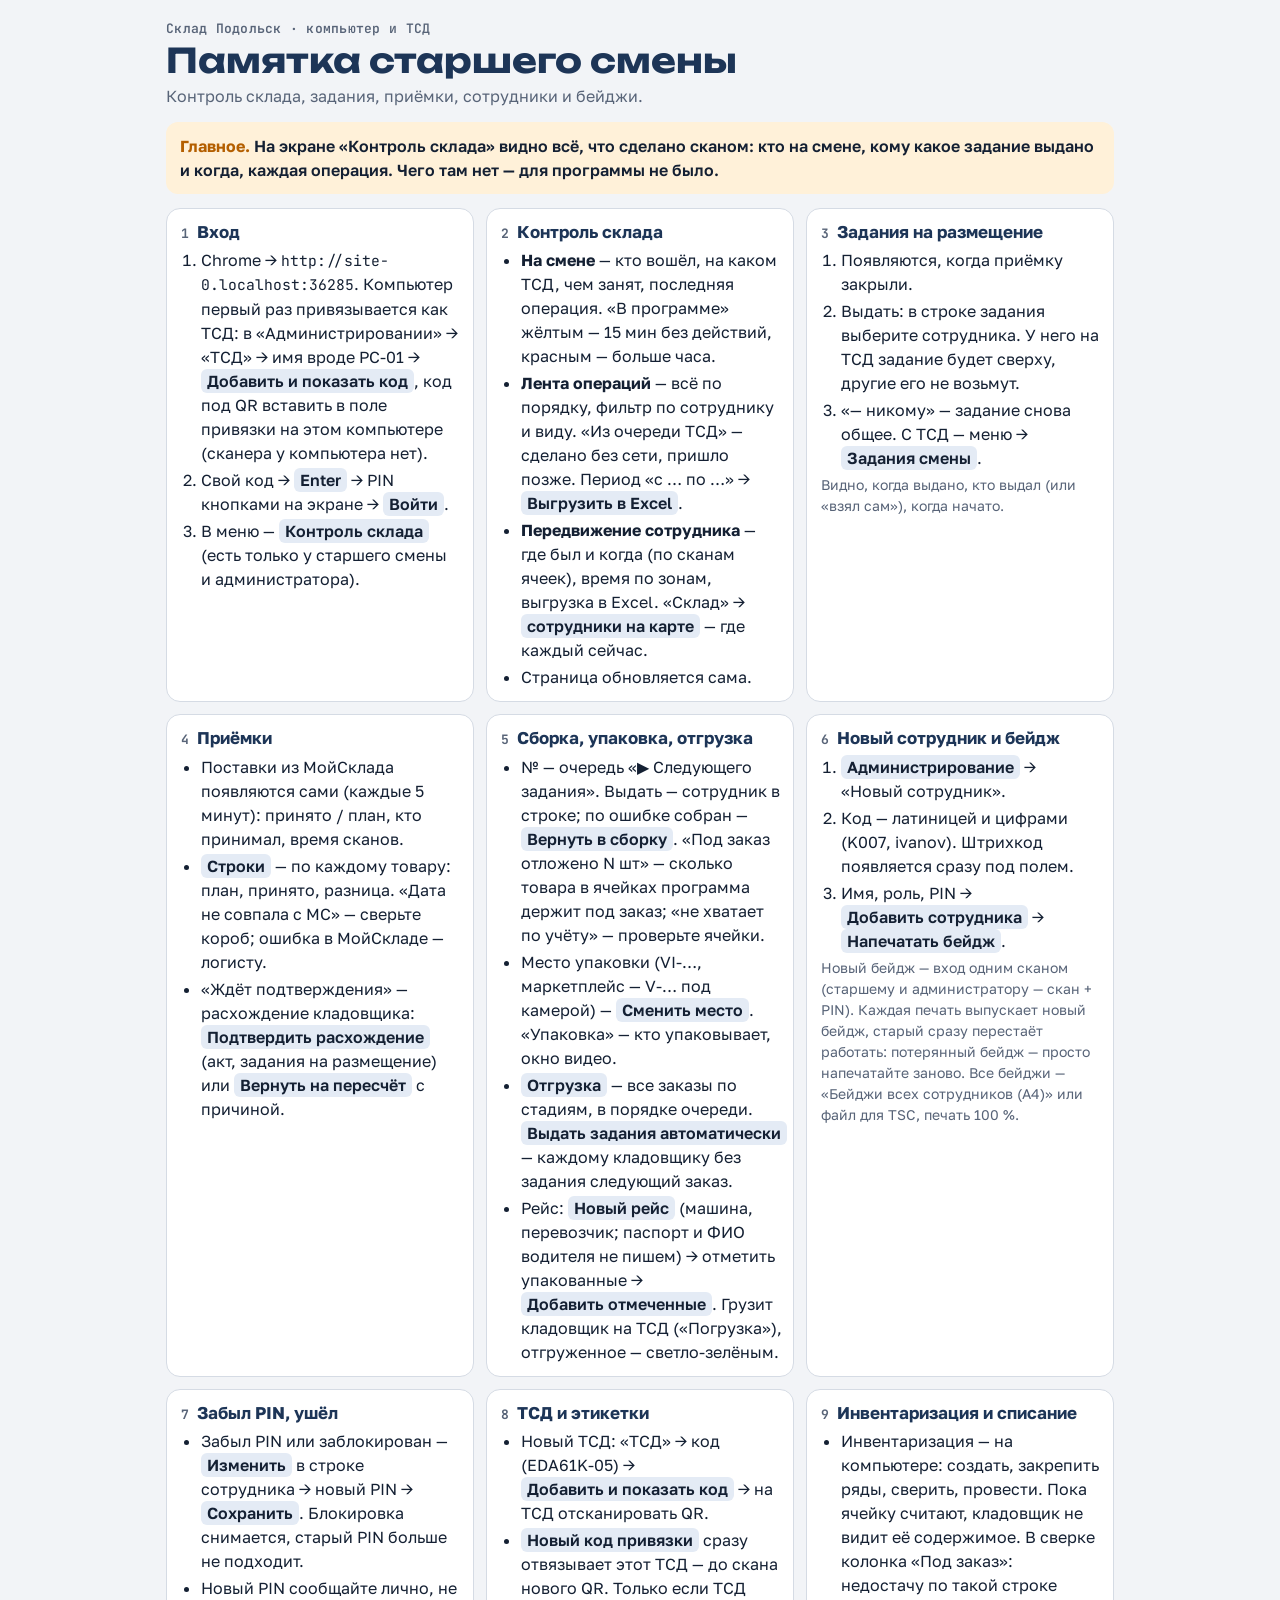
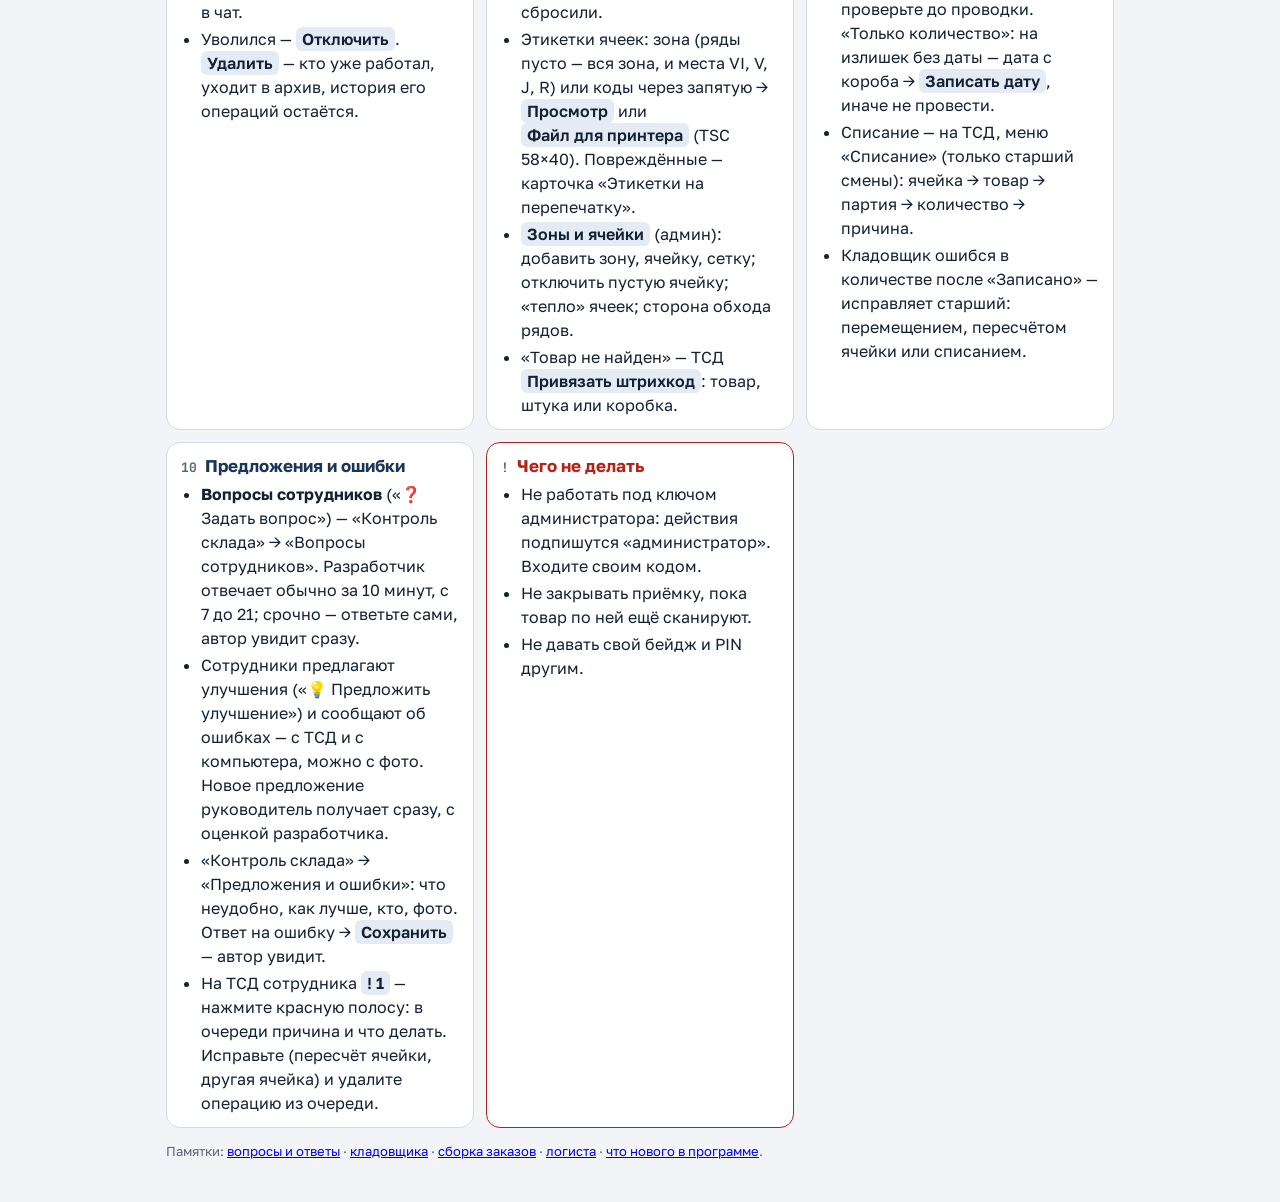
<file: wms/starshiy/index.html>
<!doctype html>
<html lang="ru">
<head>
<meta charset="utf-8">
<meta name="viewport" content="width=device-width, initial-scale=1, viewport-fit=cover">
<meta name="robots" content="noindex, nofollow">
<meta name="description" content="Памятка старшего смены склада Подольск: контроль склада, выдача заданий, приёмки, сотрудники, бейджи и PIN, ТСД, этикетки.">
<meta name="color-scheme" content="light dark">
<title>Памятка старшего смены</title>
<link rel="preconnect" href="https://fonts.googleapis.com">
<link rel="preconnect" href="https://fonts.gstatic.com" crossorigin>
<link rel="stylesheet" href="https://fonts.googleapis.com/css2?family=Unbounded:wght@700&family=Golos+Text:wght@400;600;700&family=JetBrains+Mono:wght@600;700&display=swap">
<style>
/* Памятка на одну страницу A4: только то, что нужно в работе. Тот же стиль, что у учебника. */
:root {
  --bg: #f2f4f7; --surface: #ffffff; --ink: #142033; --muted: #586478; --line: #d5dbe4;
  --brand: #1d3557; --brand-soft: #e4ebf5; --signal: #b45f00; --signal-soft: #fff1d9; --bad: #b42318;
  --f-display: "Unbounded", "Golos Text", system-ui, sans-serif;
  --f-body: "Golos Text", system-ui, -apple-system, "Segoe UI", Roboto, sans-serif;
  --f-mono: "JetBrains Mono", ui-monospace, Menlo, Consolas, monospace;
}
@media (prefers-color-scheme: dark) {
  :root:not([data-theme="light"]) {
    --bg: #0e1520; --surface: #161f2d; --ink: #e6ebf2; --muted: #9ba7b9; --line: #2a3648;
    --brand: #9cbbe6; --brand-soft: #1d2a3d; --signal: #f2b04a; --signal-soft: #33260f; --bad: #f08b80;
    color-scheme: dark;
  }
}
:root[data-theme="dark"] {
  --bg: #0e1520; --surface: #161f2d; --ink: #e6ebf2; --muted: #9ba7b9; --line: #2a3648;
  --brand: #9cbbe6; --brand-soft: #1d2a3d; --signal: #f2b04a; --signal-soft: #33260f; --bad: #f08b80;
  color-scheme: dark;
}
* { box-sizing: border-box; }
html { -webkit-text-size-adjust: 100%; }
body { margin: 0; background: var(--bg); color: var(--ink); font: 400 16px/1.5 var(--f-body); }
.wrap { max-width: 980px; margin: 0 auto; padding: 20px 16px 40px; display: grid; gap: 14px; }
header { display: grid; gap: 4px; }
.eyebrow { font: 600 13px var(--f-mono); color: var(--muted); letter-spacing: .02em; }
h1 { margin: 0; font: 700 clamp(24px, 4.4vw, 34px)/1.15 var(--f-display); color: var(--brand); }
.sub { margin: 0; color: var(--muted); }
.rule { margin: 0; padding: 12px 14px; border-radius: 12px; background: var(--signal-soft); font-weight: 600; }
.rule b { color: var(--signal); }
.grid { display: grid; grid-template-columns: repeat(auto-fit, minmax(290px, 1fr)); gap: 12px; }
section { background: var(--surface); border: 1px solid var(--line); border-radius: 14px; padding: 12px 14px; }
h2 { margin: 0 0 6px; font: 700 17px/1.25 var(--f-body); color: var(--brand); display: flex; gap: 8px; align-items: baseline; }
h2 .n { font: 700 13px var(--f-mono); color: var(--muted); }
ol, ul { margin: 0; padding-left: 20px; display: grid; gap: 3px; }
p { margin: 0; }
.mono { font-family: var(--f-mono); font-size: .92em; }
.k { display: inline-block; padding: 0 6px; border-radius: 6px; background: var(--brand-soft); font-weight: 600; white-space: nowrap; }
.note { color: var(--muted); font-size: 14px; margin-top: 4px; }
.stop { border-color: var(--bad); }
.stop h2 { color: var(--bad); }
footer { color: var(--muted); font-size: 13px; }
@media print {
  @page { size: A4; margin: 9mm; }
  body { background: #fff; color: #000; font-size: 10pt; line-height: 1.3; }
  .wrap { max-width: none; padding: 0; gap: 8px; }
  h1 { font-size: 20pt; color: #000; }
  section { break-inside: avoid; padding: 7px 10px; border-color: #999; margin-bottom: 7px; }
  .grid { display: block; columns: 2; column-gap: 8px; }
  .rule { background: #f3f3f3; }
  .k { background: #eee; }
}
</style>
</head>
<body>
<div class="wrap">
  <header>
    <span class="eyebrow">Склад Подольск · компьютер и ТСД</span>
    <h1>Памятка старшего смены</h1>
    <p class="sub">Контроль склада, задания, приёмки, сотрудники и бейджи.</p>
  </header>

  <p class="rule"><b>Главное.</b> На экране «Контроль склада» видно всё, что сделано сканом: кто на смене, кому какое задание выдано и когда, каждая операция. Чего там нет — для программы не было.</p>

  <div class="grid">
    <section>
      <h2><span class="n">1</span>Вход</h2>
      <ol>
        <li>Chrome → <span class="mono" id="app-origin">адрес программы</span>. Компьютер первый раз привязывается как ТСД: в «Администрировании» → «ТСД» → имя вроде PC-01 → <span class="k">Добавить и показать код</span>, код под QR вставить в поле привязки на этом компьютере (сканера у компьютера нет).</li>
        <li>Свой код → <span class="k">Enter</span> → PIN кнопками на экране → <span class="k">Войти</span>.</li>
        <li>В меню — <span class="k">Контроль склада</span> (есть только у старшего смены и администратора).</li>
      </ol>
    </section>

    <section>
      <h2><span class="n">2</span>Контроль склада</h2>
      <ul>
        <li><b>На смене</b> — кто вошёл, на каком ТСД, чем занят, последняя операция. «В программе» жёлтым — 15 мин без действий, красным — больше часа.</li>
        <li><b>Лента операций</b> — всё по порядку, фильтр по сотруднику и виду. «Из очереди ТСД» — сделано без сети, пришло позже. Период «с … по …» → <span class="k">Выгрузить в Excel</span>.</li>
        <li><b>Передвижение сотрудника</b> — где был и когда (по сканам ячеек), время по зонам, выгрузка в Excel. «Склад» → <span class="k">сотрудники на карте</span> — где каждый сейчас.</li>
        <li>Страница обновляется сама.</li>
      </ul>
    </section>

    <section>
      <h2><span class="n">3</span>Задания на размещение</h2>
      <ol>
        <li>Появляются, когда приёмку закрыли.</li>
        <li>Выдать: в строке задания выберите сотрудника. У него на ТСД задание будет сверху, другие его не возьмут.</li>
        <li>«— никому» — задание снова общее. С ТСД — меню → <span class="k">Задания смены</span>.</li>
      </ol>
      <p class="note">Видно, когда выдано, кто выдал (или «взял сам»), когда начато.</p>
    </section>

    <section>
      <h2><span class="n">4</span>Приёмки</h2>
      <ul>
        <li>Поставки из МойСклада появляются сами (каждые 5 минут): принято / план, кто принимал, время сканов.</li>
        <li><span class="k">Строки</span> — по каждому товару: план, принято, разница. «Дата не совпала с МС» — сверьте короб; ошибка в МойСкладе — логисту.</li>
        <li>«Ждёт подтверждения» — расхождение кладовщика: <span class="k">Подтвердить расхождение</span> (акт, задания на размещение) или <span class="k">Вернуть на пересчёт</span> с причиной.</li>
      </ul>
    </section>

    <section>
      <h2><span class="n">5</span>Сборка, упаковка, отгрузка</h2>
      <ul>
        <li>№ — очередь «▶ Следующего задания». Выдать — сотрудник в строке; по ошибке собран — <span class="k">Вернуть в сборку</span>. «Под заказ отложено N шт» — сколько товара в ячейках программа держит под заказ; «не хватает по учёту» — проверьте ячейки.</li>
        <li>Место упаковки (VI-…, маркетплейс — V-… под камерой) — <span class="k">Сменить место</span>. «Упаковка» — кто упаковывает, окно видео.</li>
        <li><span class="k">Отгрузка</span> — все заказы по стадиям, в порядке очереди. <span class="k">Выдать задания автоматически</span> — каждому кладовщику без задания следующий заказ.</li>
        <li>Рейс: <span class="k">Новый рейс</span> (машина, перевозчик; паспорт и ФИО водителя не пишем) → отметить упакованные → <span class="k">Добавить отмеченные</span>. Грузит кладовщик на ТСД («Погрузка»), отгруженное — светло-зелёным.</li>
      </ul>
    </section>

    <section>
      <h2><span class="n">6</span>Новый сотрудник и бейдж</h2>
      <ol>
        <li><span class="k">Администрирование</span> → «Новый сотрудник».</li>
        <li>Код — латиницей и цифрами (K007, ivanov). Штрихкод появляется сразу под полем.</li>
        <li>Имя, роль, PIN → <span class="k">Добавить сотрудника</span> → <span class="k">Напечатать бейдж</span>.</li>
      </ol>
      <p class="note">Новый бейдж — вход одним сканом (старшему и администратору — скан + PIN). Каждая печать выпускает новый бейдж, старый сразу перестаёт работать: потерянный бейдж — просто напечатайте заново. Все бейджи — «Бейджи всех сотрудников (A4)» или файл для TSC, печать 100 %.</p>
    </section>

    <section>
      <h2><span class="n">7</span>Забыл PIN, ушёл</h2>
      <ul>
        <li>Забыл PIN или заблокирован — <span class="k">Изменить</span> в строке сотрудника → новый PIN → <span class="k">Сохранить</span>. Блокировка снимается, старый PIN больше не подходит.</li>
        <li>Новый PIN сообщайте лично, не в чат.</li>
        <li>Уволился — <span class="k">Отключить</span>. <span class="k">Удалить</span> — кто уже работал, уходит в архив, история его операций остаётся.</li>
      </ul>
    </section>

    <section>
      <h2><span class="n">8</span>ТСД и этикетки</h2>
      <ul>
        <li>Новый ТСД: «ТСД» → код (EDA61K-05) → <span class="k">Добавить и показать код</span> → на ТСД отсканировать QR.</li>
        <li><span class="k">Новый код привязки</span> сразу отвязывает этот ТСД — до скана нового QR. Только если ТСД сбросили.</li>
        <li>Этикетки ячеек: зона (ряды пусто — вся зона, и места VI, V, J, R) или коды через запятую → <span class="k">Просмотр</span> или <span class="k">Файл для принтера</span> (TSC 58×40). Повреждённые — карточка «Этикетки на перепечатку».</li>
        <li><span class="k">Зоны и ячейки</span> (админ): добавить зону, ячейку, сетку; отключить пустую ячейку; «тепло» ячеек; сторона обхода рядов.</li>
        <li>«Товар не найден» — ТСД <span class="k">Привязать штрихкод</span>: товар, штука или коробка.</li>
      </ul>
    </section>

    <section>
      <h2><span class="n">9</span>Инвентаризация и списание</h2>
      <ul>
        <li>Инвентаризация — на компьютере: создать, закрепить ряды, сверить, провести. Пока ячейку считают, кладовщик не видит её содержимое. В сверке колонка «Под заказ»: недостачу по такой строке проверьте до проводки. «Только количество»: на излишек без даты — дата с короба → <span class="k">Записать дату</span>, иначе не провести.</li>
        <li>Списание — на ТСД, меню «Списание» (только старший смены): ячейка → товар → партия → количество → причина.</li>
        <li>Кладовщик ошибся в количестве после «Записано» — исправляет старший: перемещением, пересчётом ячейки или списанием.</li>
      </ul>
    </section>

    <section>
      <h2><span class="n">10</span>Предложения и ошибки</h2>
      <ul>
        <li><b>Вопросы сотрудников</b> («❓ Задать вопрос») — «Контроль склада» → «Вопросы сотрудников». Разработчик отвечает обычно за 10 минут, с 7 до 21; срочно — ответьте сами, автор увидит сразу.</li>
        <li>Сотрудники предлагают улучшения («💡 Предложить улучшение») и сообщают об ошибках — с ТСД и с компьютера, можно с фото. Новое предложение руководитель получает сразу, с оценкой разработчика.</li>
        <li>«Контроль склада» → «Предложения и ошибки»: что неудобно, как лучше, кто, фото. Ответ на ошибку → <span class="k">Сохранить</span> — автор увидит.</li>
        <li>На ТСД сотрудника <span class="k">! 1</span> — нажмите красную полосу: в очереди причина и что делать. Исправьте (пересчёт ячейки, другая ячейка) и удалите операцию из очереди.</li>
      </ul>
    </section>

    <section class="stop">
      <h2><span class="n">!</span>Чего не делать</h2>
      <ul>
        <li>Не работать под ключом администратора: действия подпишутся «администратор». Входите своим кодом.</li>
        <li>Не закрывать приёмку, пока товар по ней ещё сканируют.</li>
        <li>Не давать свой бейдж и PIN другим.</li>
      </ul>
    </section>
  </div>

  <footer>Памятки: <a href="../faq/">вопросы и ответы</a> · <a href="../kladovshik/">кладовщика</a> · <a href="../sborka/">сборка заказов</a> · <a href="../logist/">логиста</a> · <a href="../changes/">что нового в программе</a>.</footer>
</div>
<script>
// На сервере программы подставляем её адрес; на открытом сайте адрес не публикуем.
if (/^https?:$/.test(location.protocol) && !/github\.io$/.test(location.hostname)) document.getElementById('app-origin').textContent = location.origin;
</script>
</body>
</html>
</file>
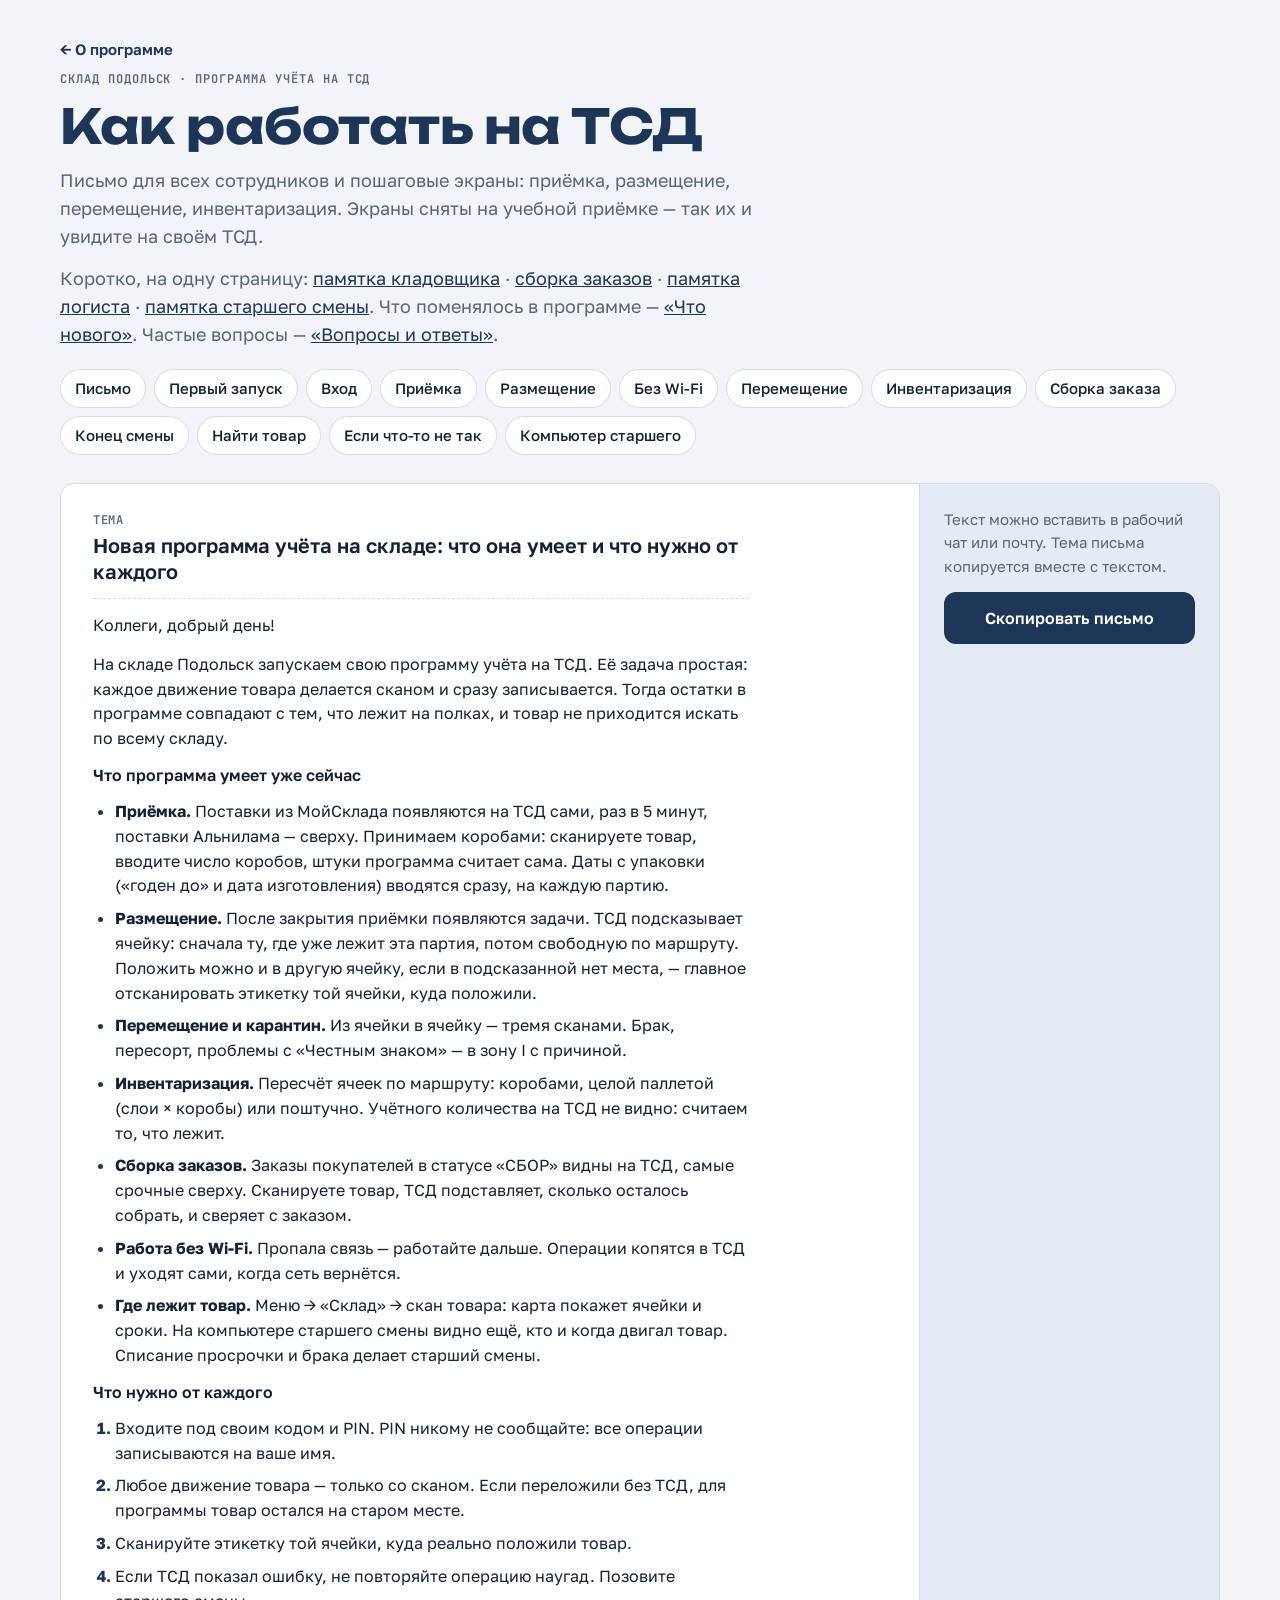
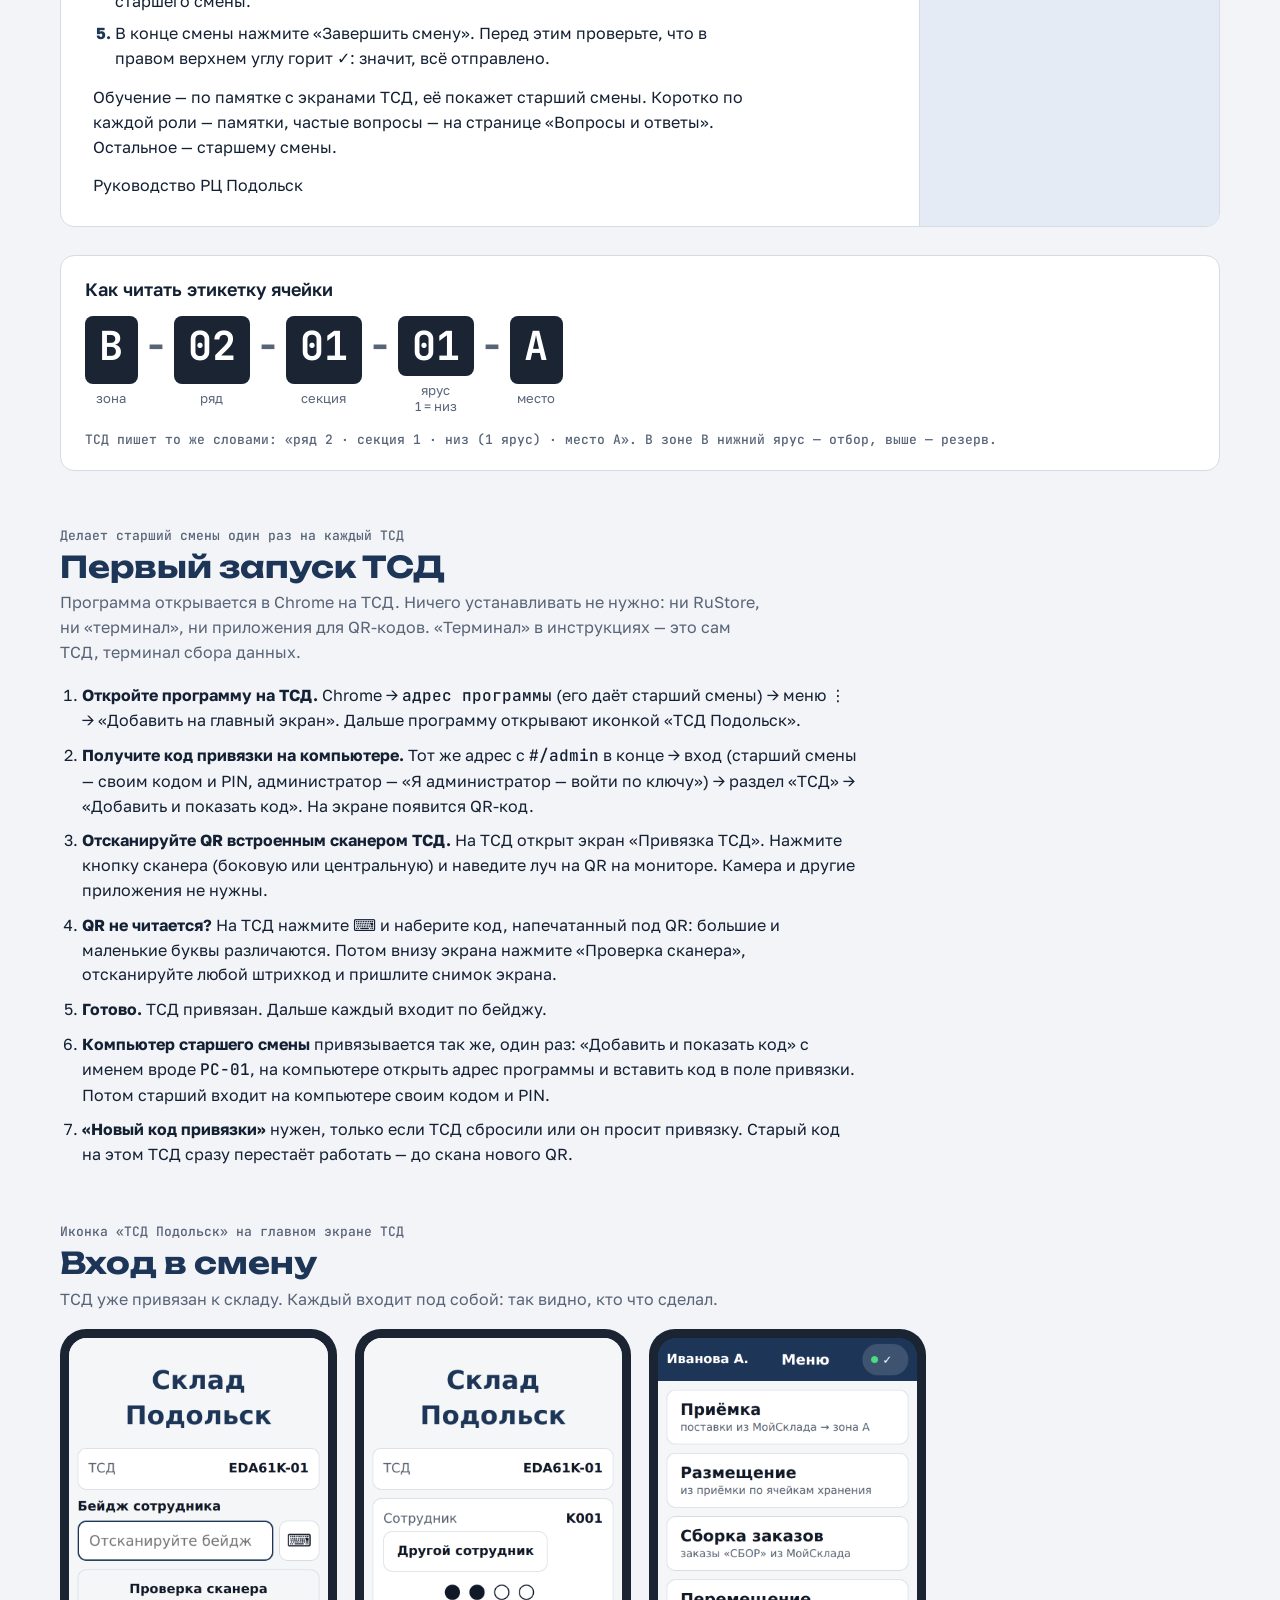
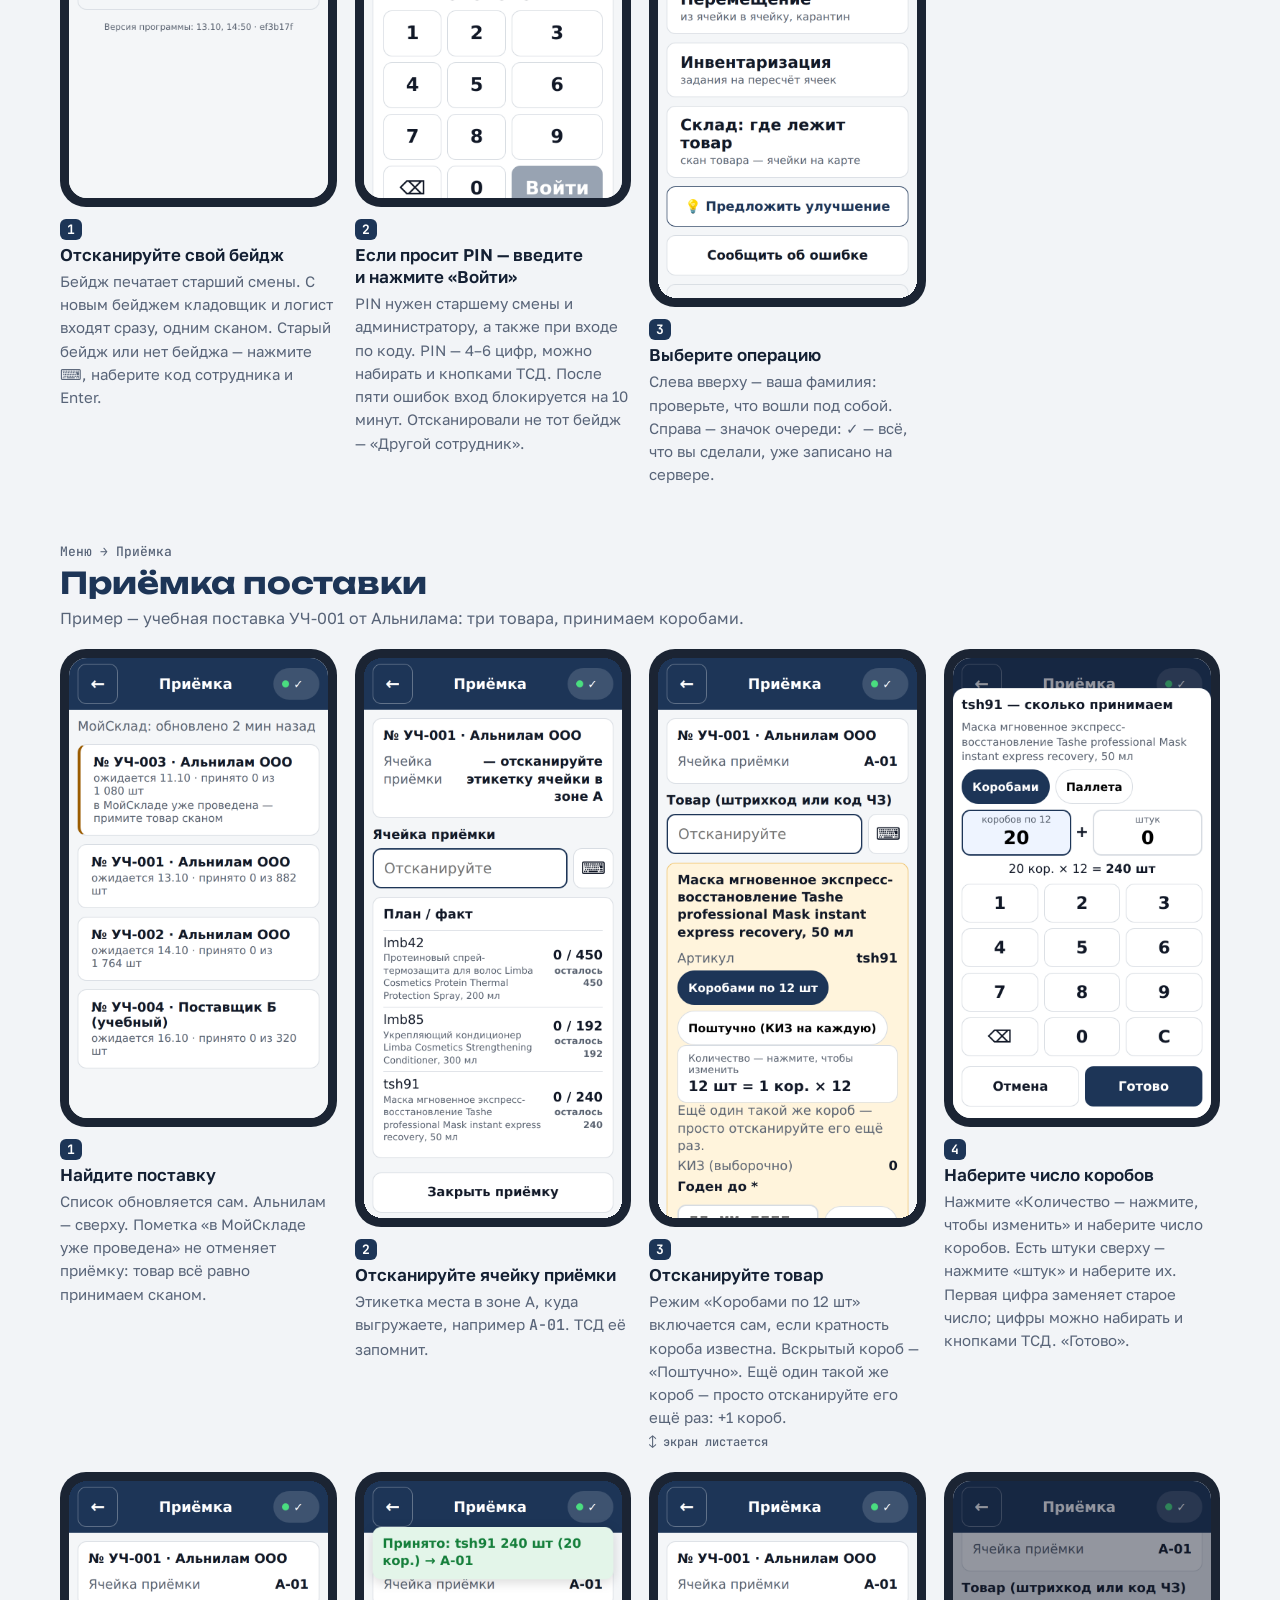
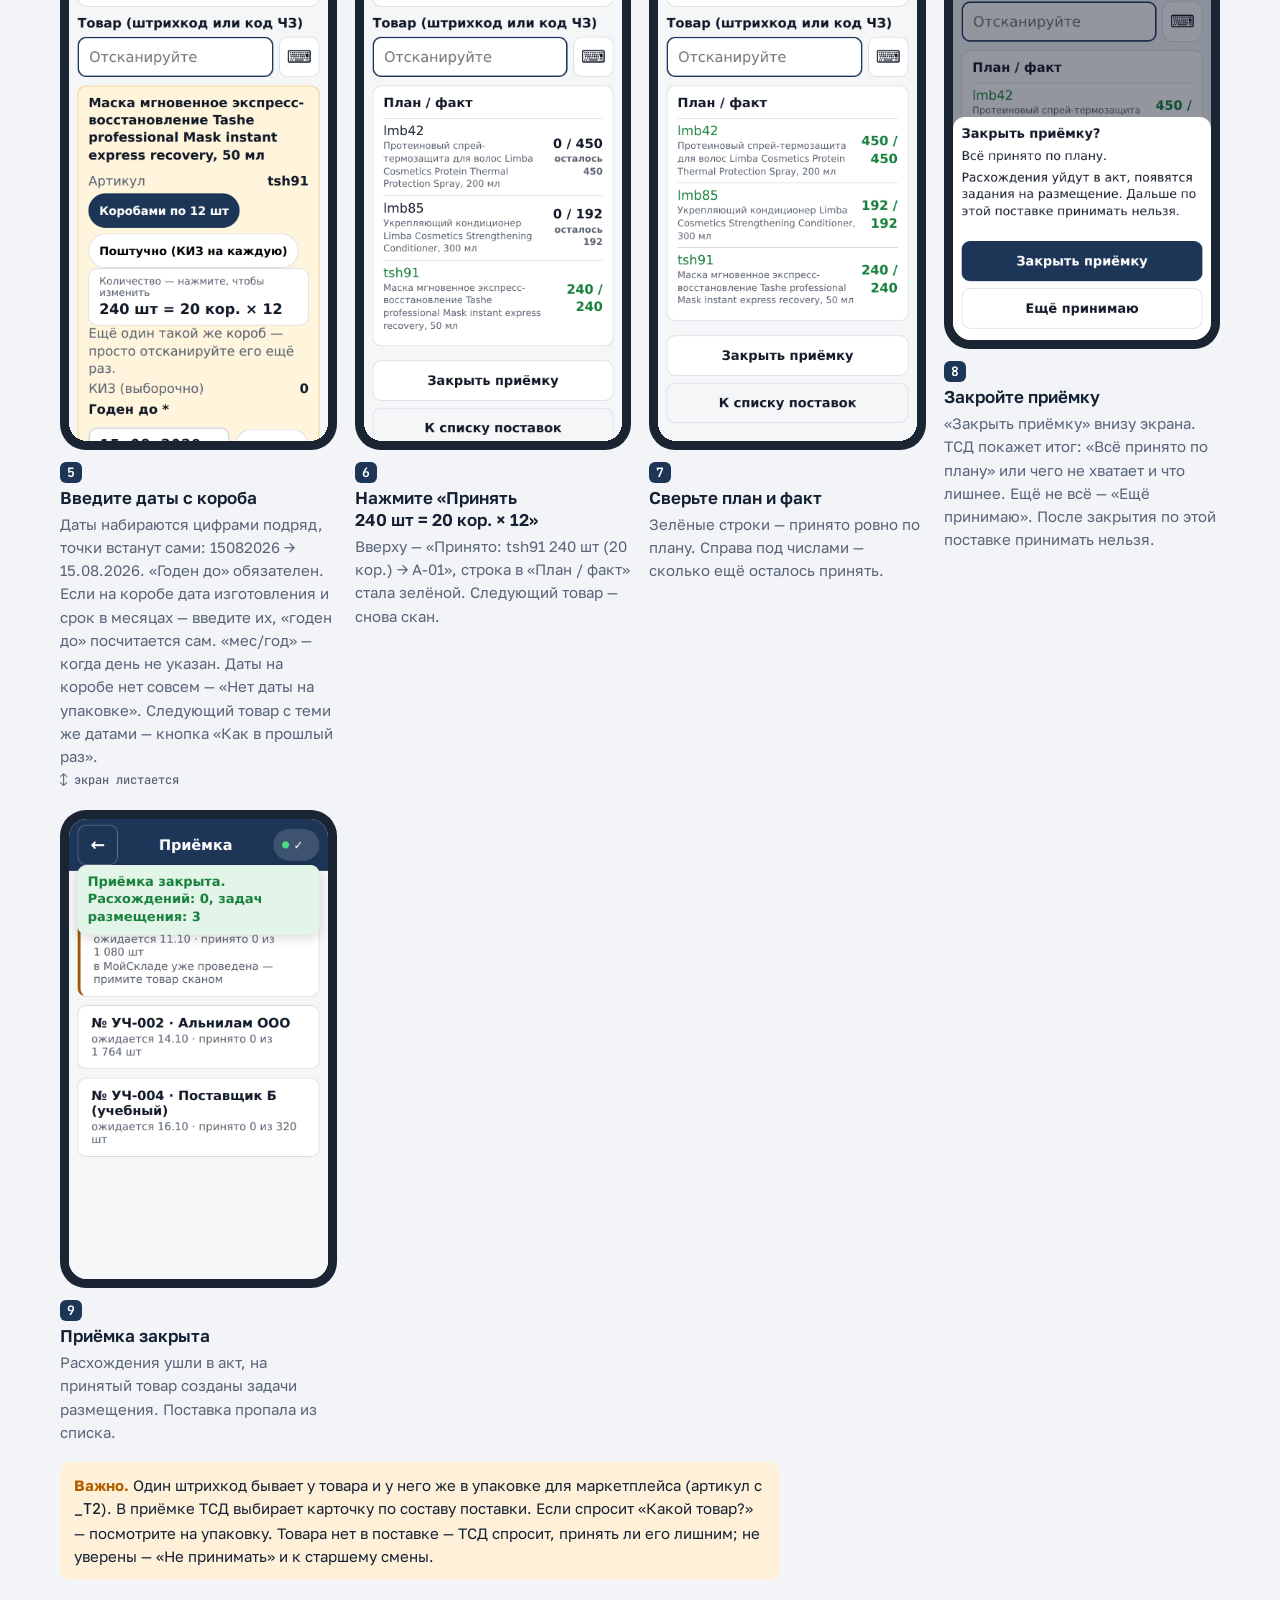
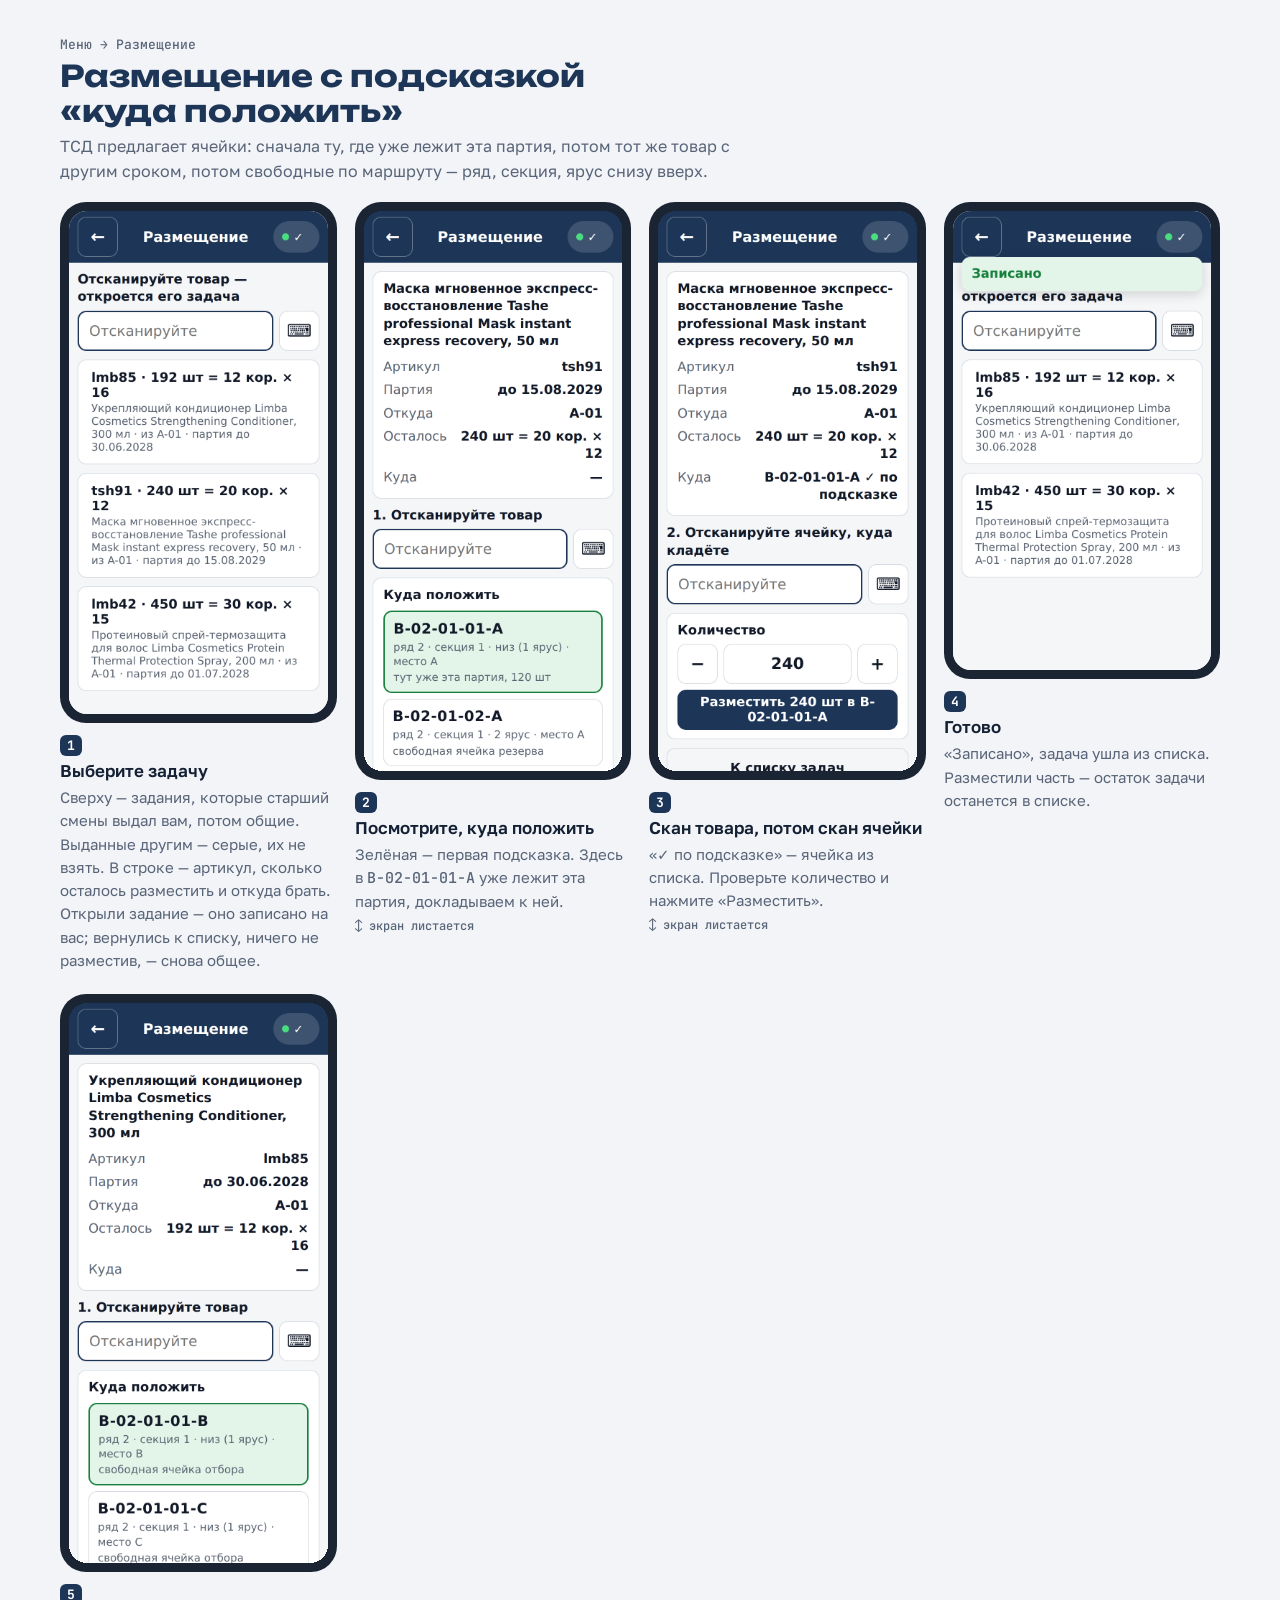
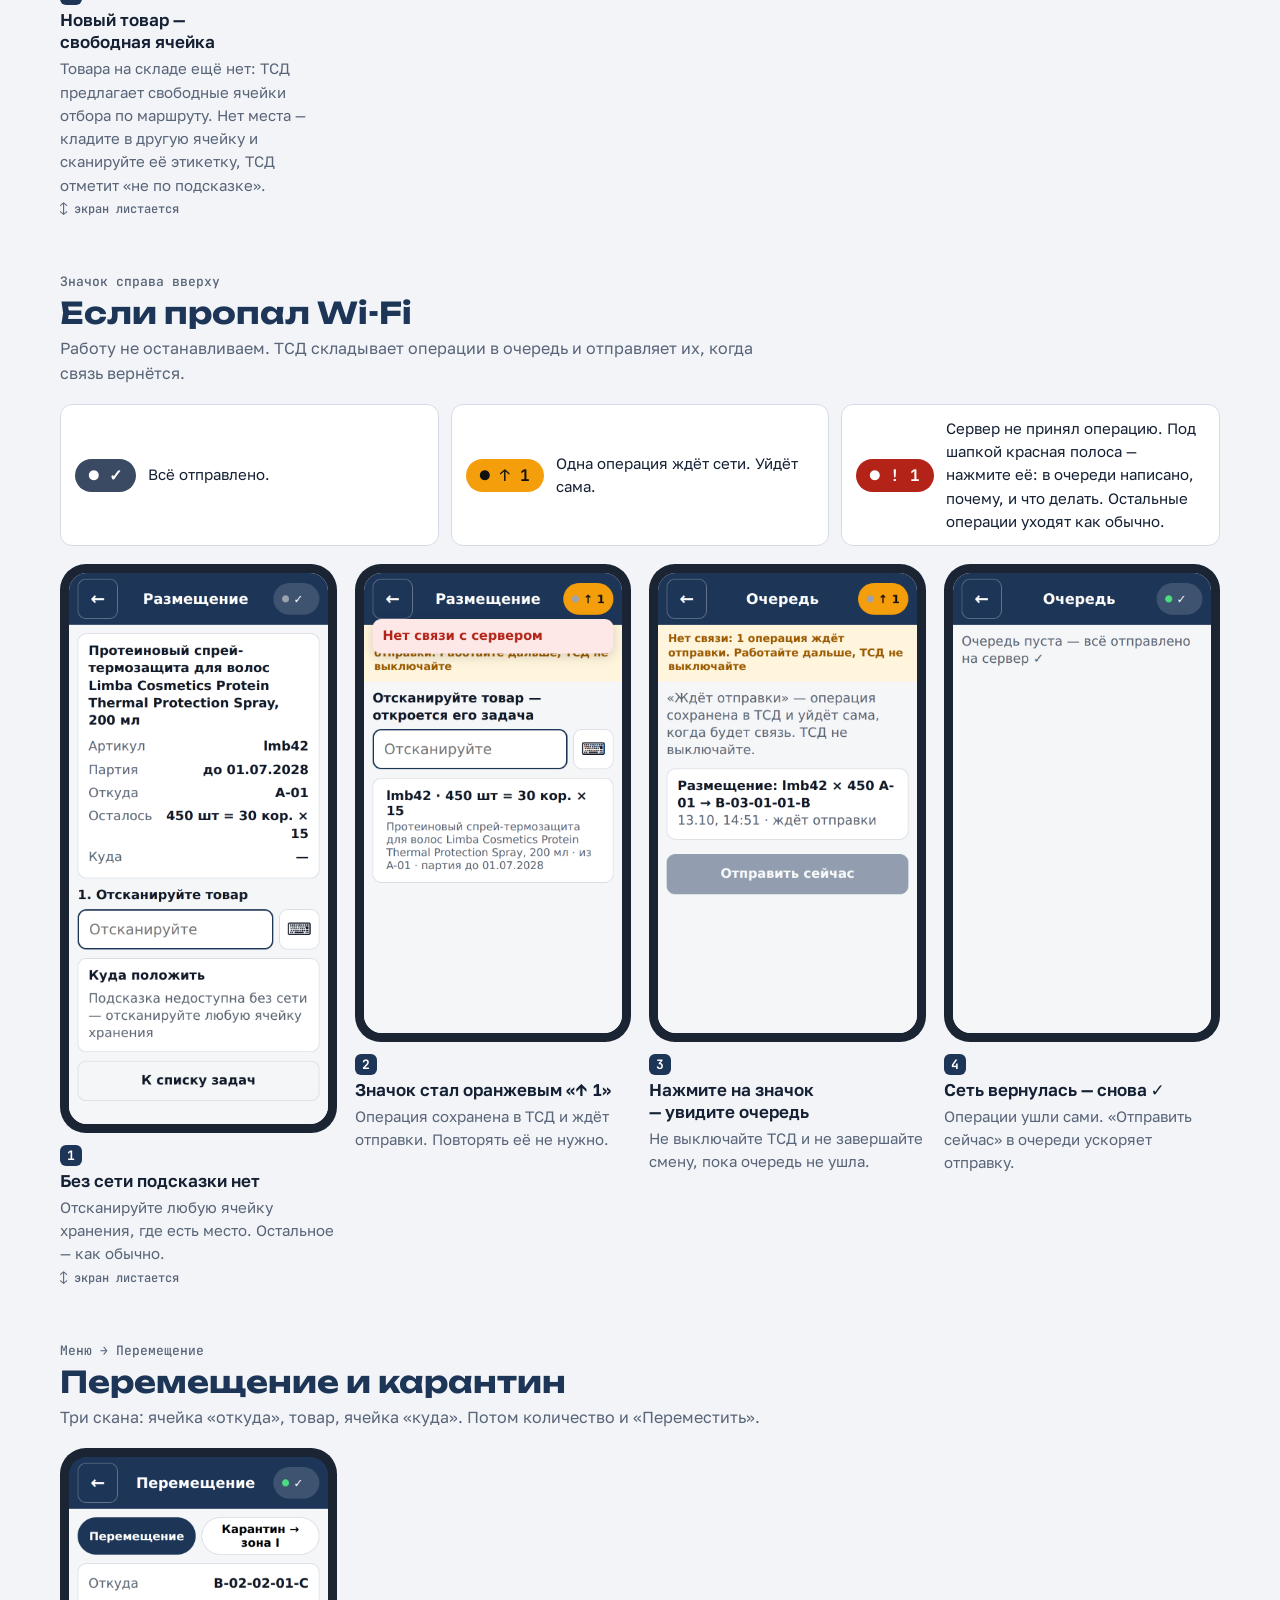
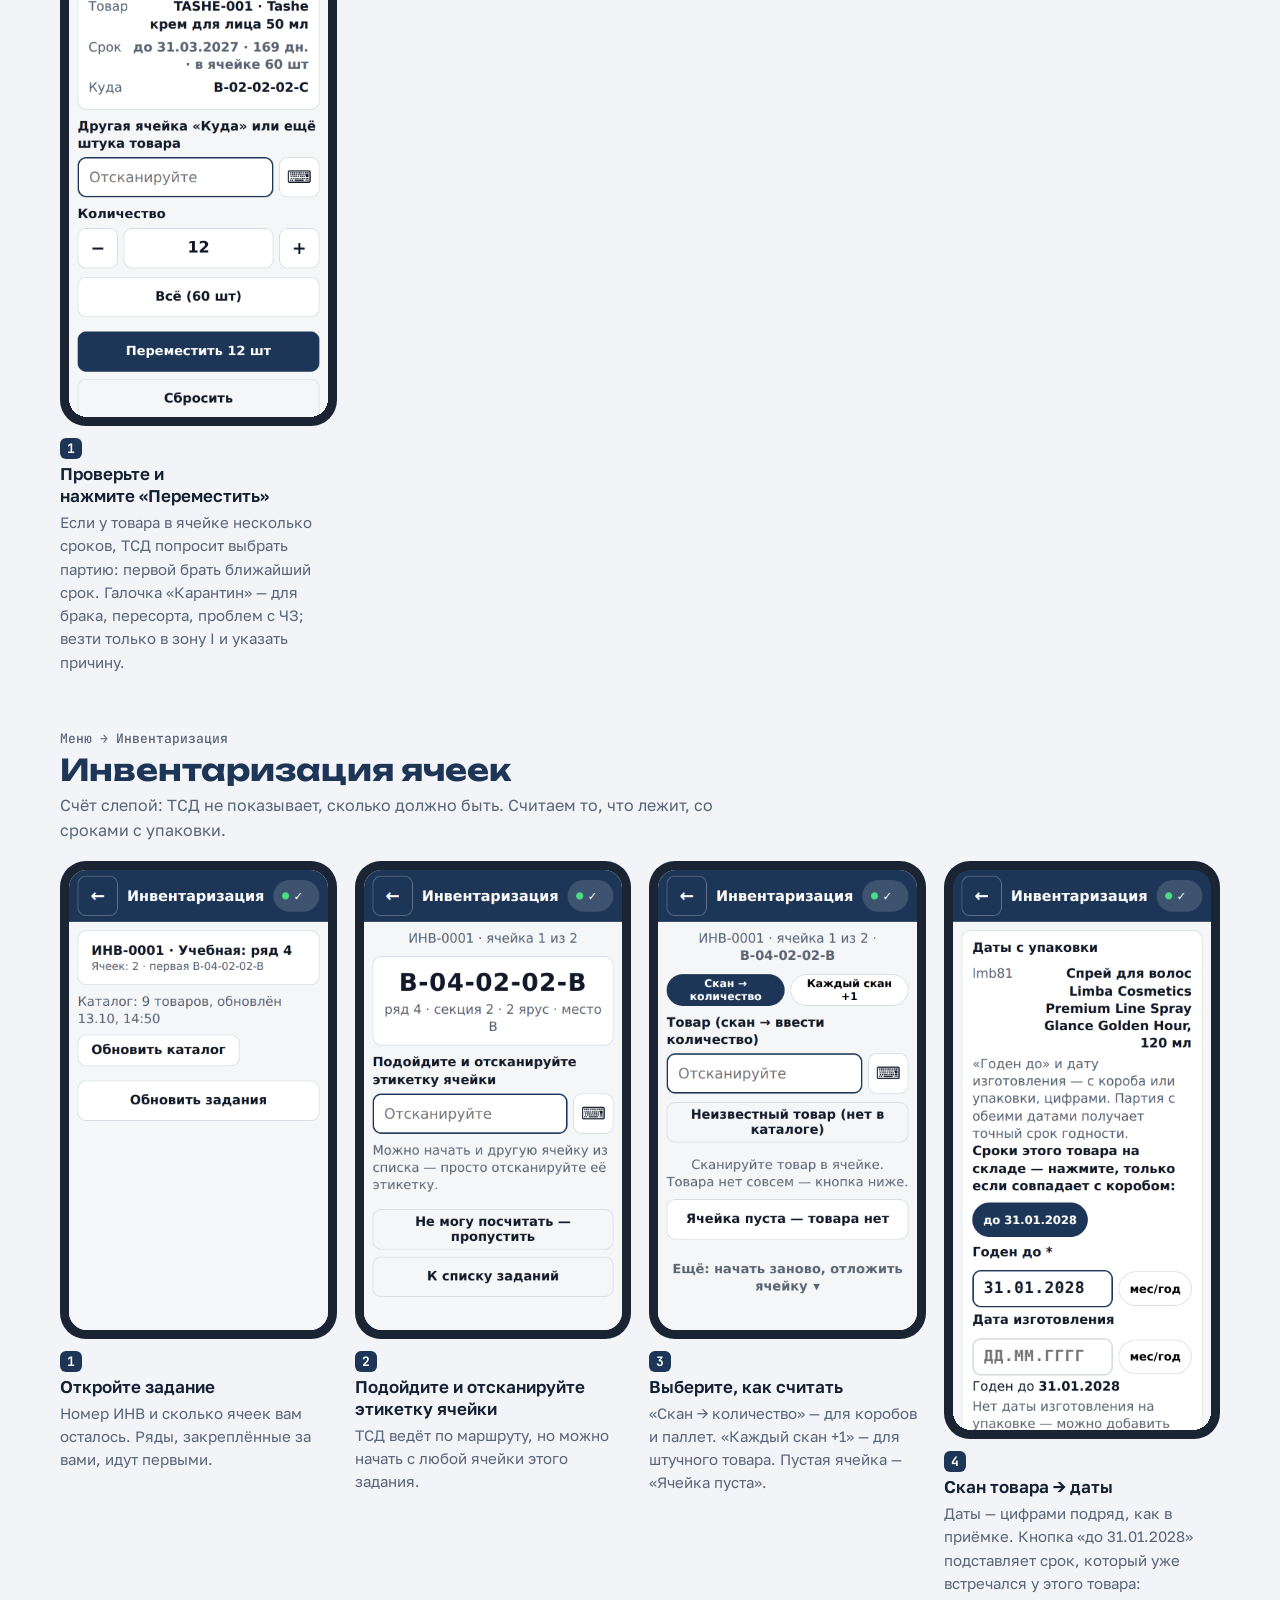
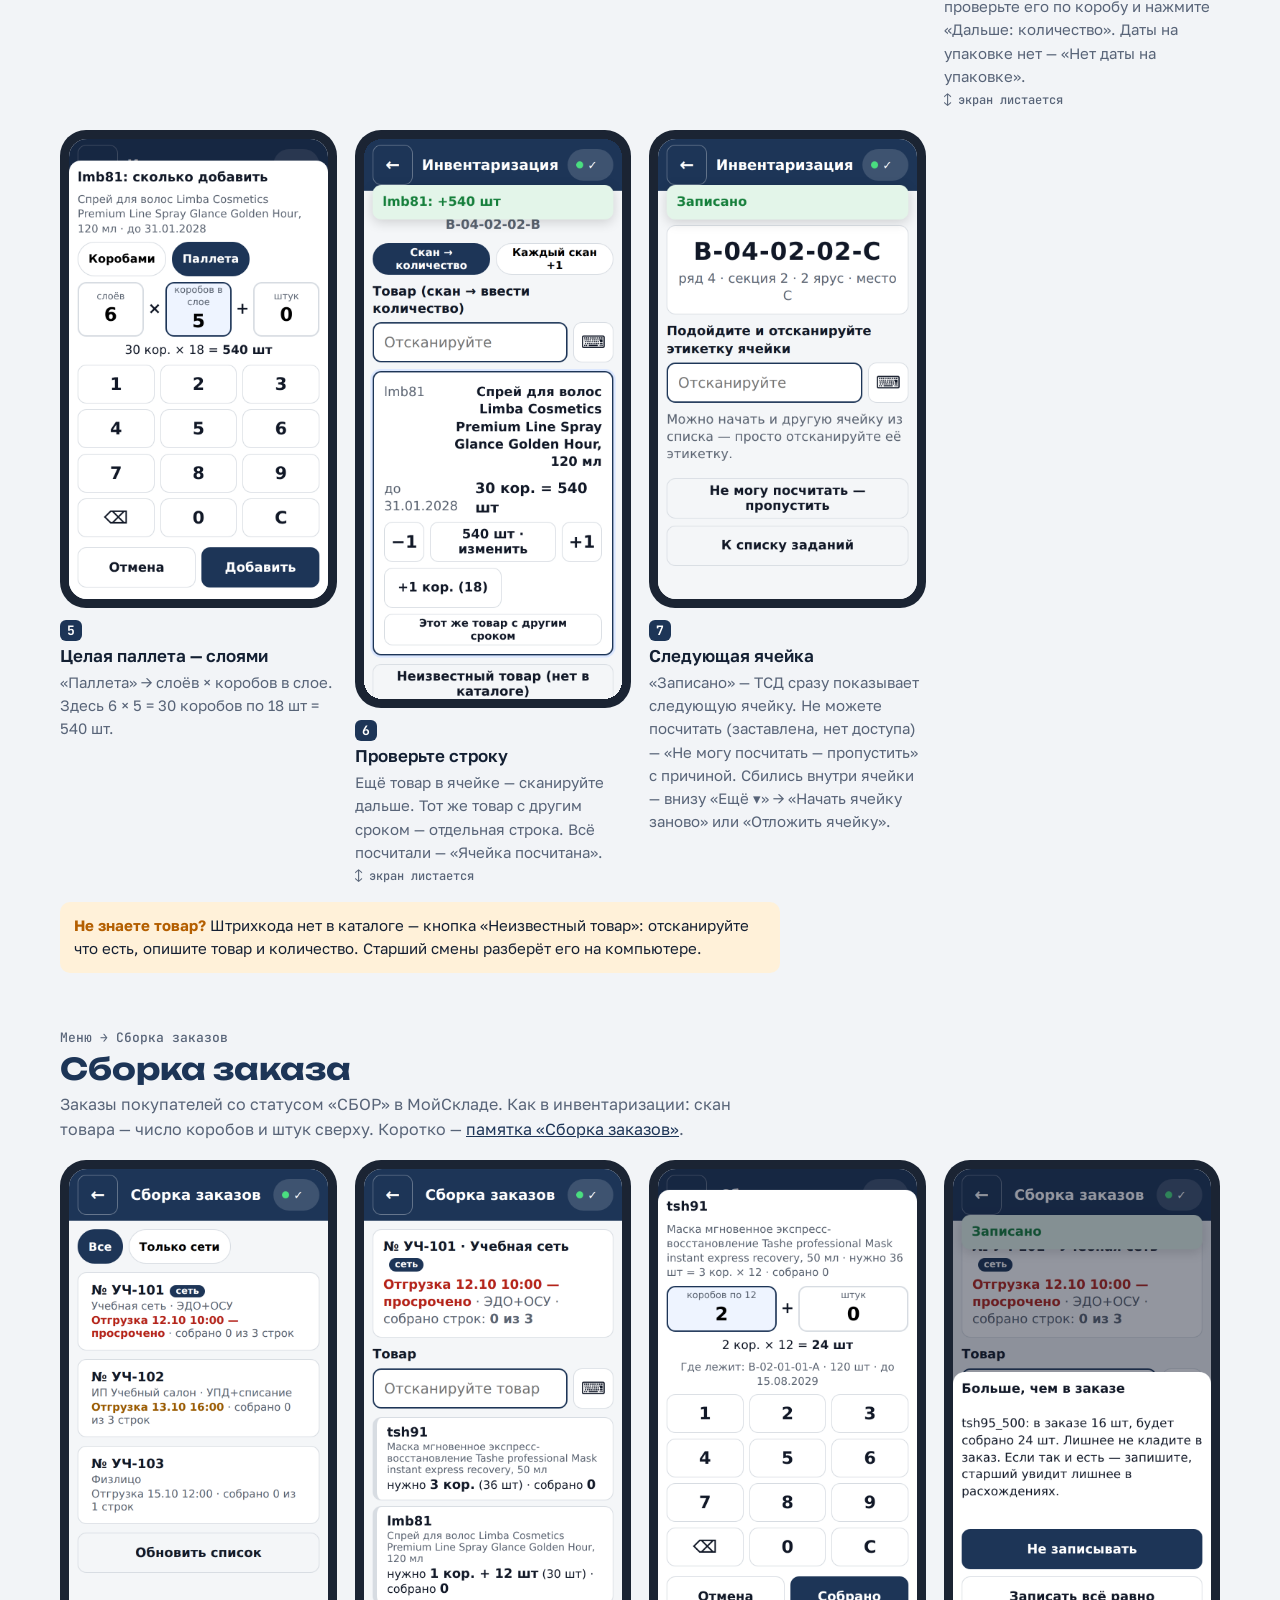
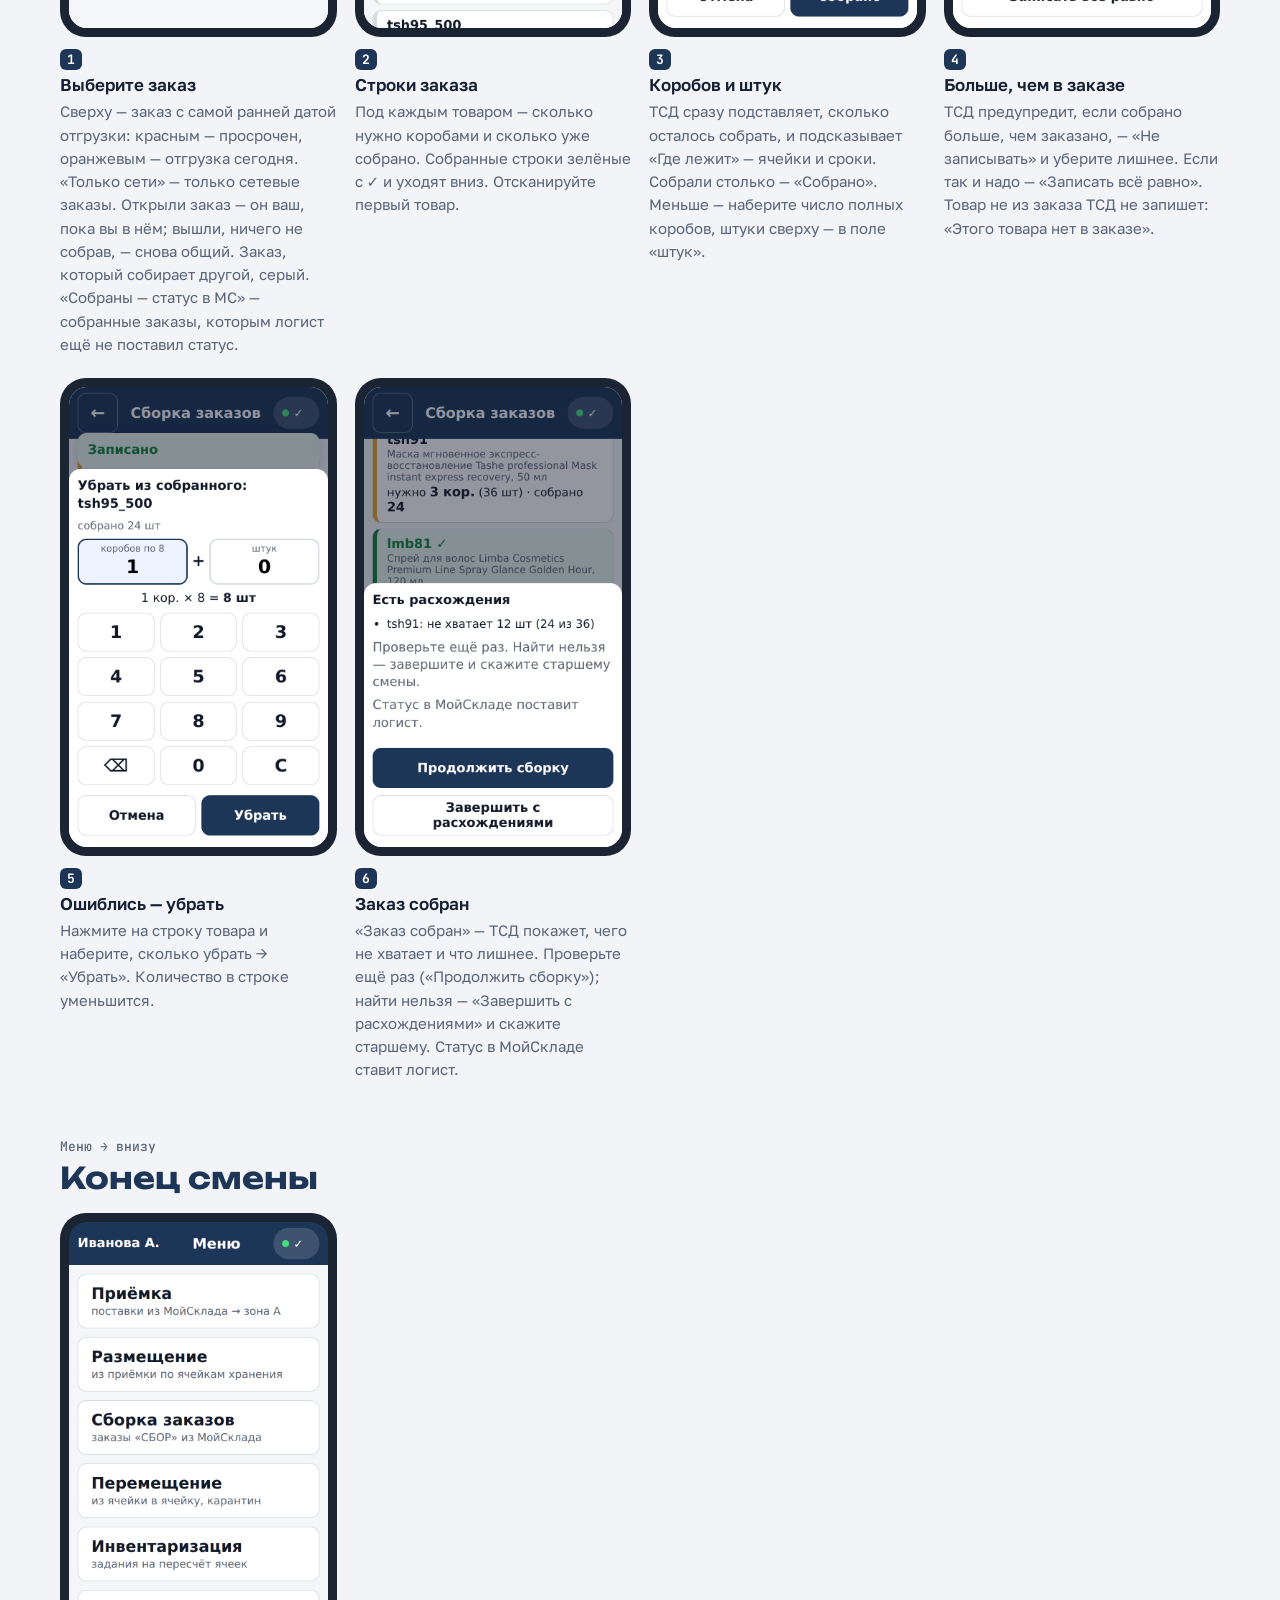
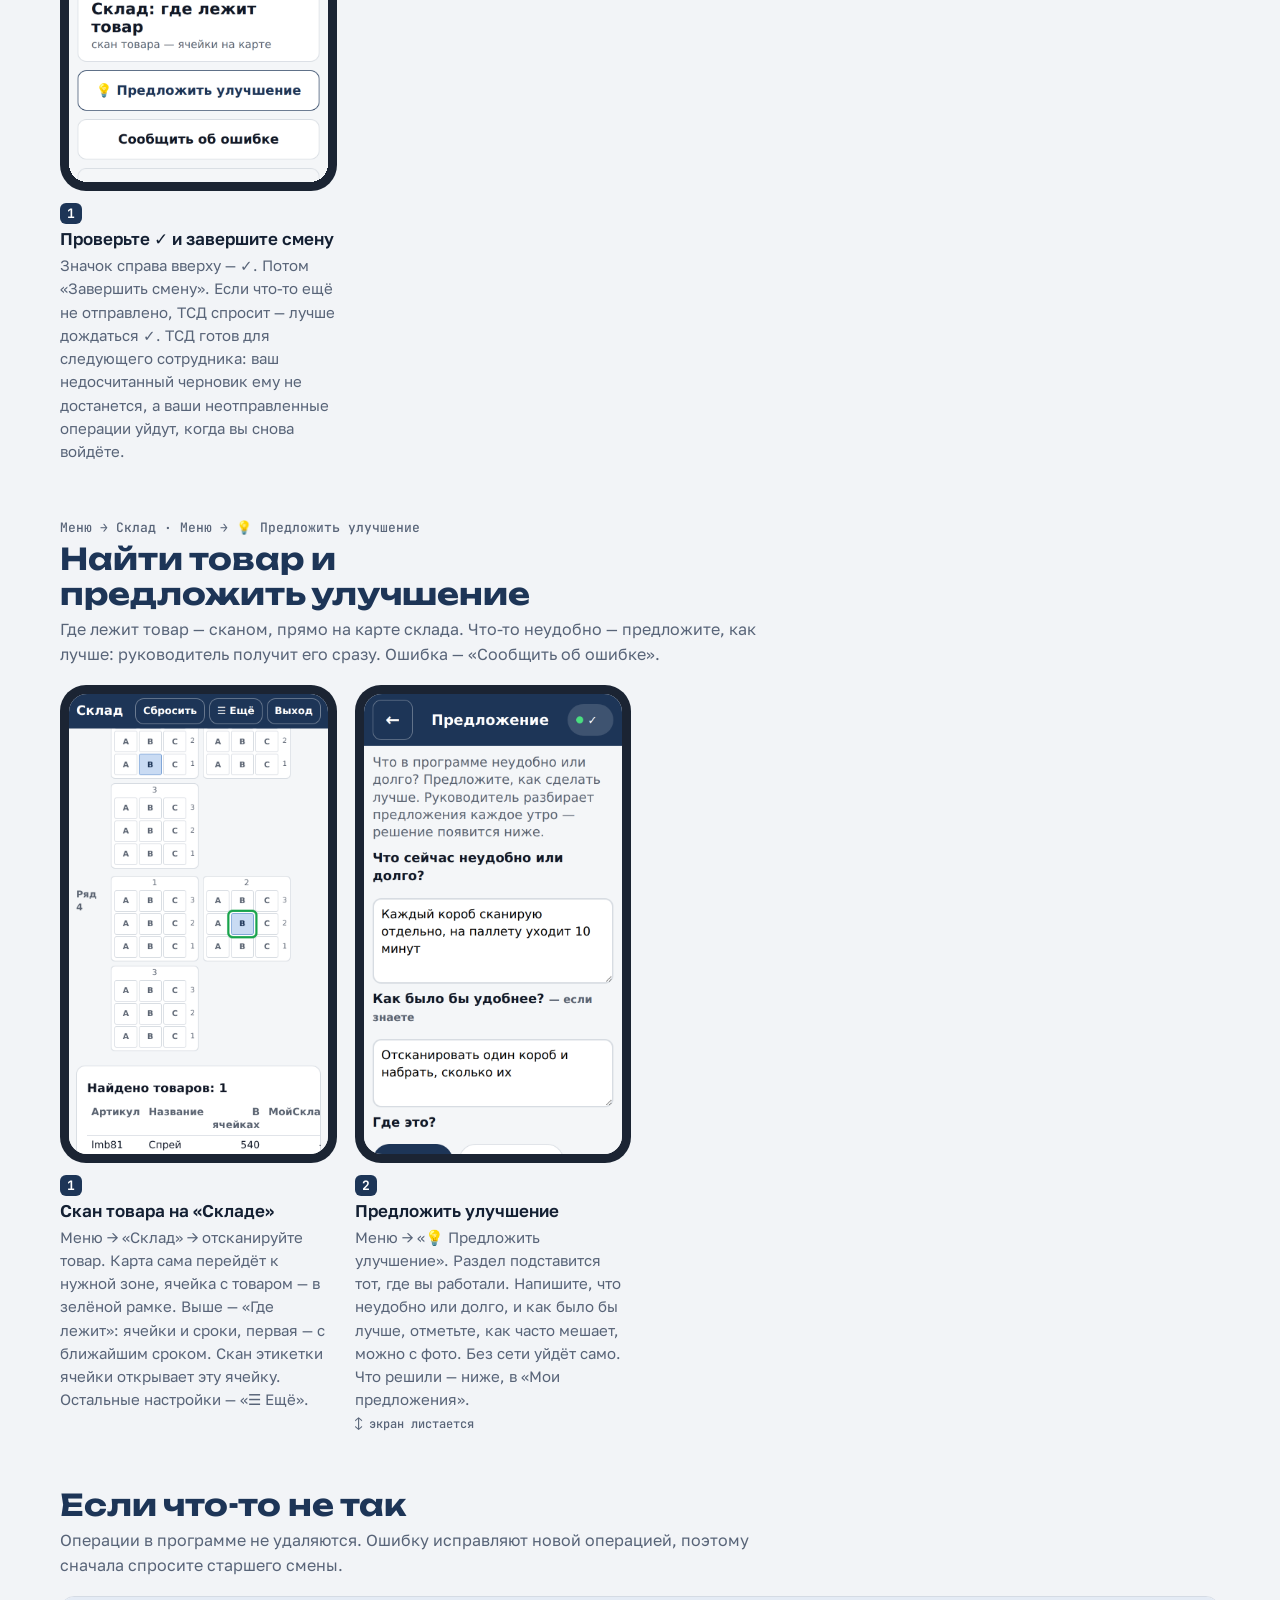
<file: wms/training/index.html>
<!doctype html>
<html lang="ru">
<head>
<meta charset="utf-8">
<meta name="viewport" content="width=device-width, initial-scale=1, viewport-fit=cover">
<meta name="robots" content="noindex, nofollow">
<meta name="description" content="Письмо сотрудникам склада Подольск и пошаговые экраны ТСД: вход, приёмка, размещение, работа без Wi-Fi, перемещение, инвентаризация.">
<meta name="color-scheme" content="light dark">
<title>Учебник ТСД Подольск</title>
<link rel="preconnect" href="https://fonts.googleapis.com">
<link rel="preconnect" href="https://fonts.gstatic.com" crossorigin>
<link rel="stylesheet" href="https://fonts.googleapis.com/css2?family=Unbounded:wght@600;700&family=Golos+Text:wght@400;500;600;700&family=JetBrains+Mono:wght@500;700&display=swap">
<style>
/* Макет: памятка из папки смены. Сверху письмо, дальше операции в порядке пути товара; шаг = экран ТСД + подпись. */
:root {
  --bg: #f2f4f7;
  --surface: #ffffff;
  --ink: #142033;
  --muted: #586478;
  --line: #d5dbe4;
  --brand: #1d3557;      /* цвет шапки ТСД — из самой программы */
  --brand-ink: #ffffff;
  --brand-soft: #e4ebf5;
  --signal: #b45f00;     /* «ждёт отправки», важные пометки */
  --signal-soft: #fff1d9;
  --ok: #157f3b;
  --ok-soft: #e1f3e7;
  --bad: #b42318;
  --bad-soft: #fde7e5;
  --bezel: #1b2433;
  --f-display: "Unbounded", "Golos Text", system-ui, sans-serif;
  --f-body: "Golos Text", system-ui, -apple-system, "Segoe UI", Roboto, sans-serif;
  --f-mono: "JetBrains Mono", ui-monospace, "SFMono-Regular", Menlo, Consolas, monospace;
  --r: 14px;
}
@media (prefers-color-scheme: dark) {
  :root:not([data-theme="light"]) {
    --bg: #0e1520; --surface: #161f2d; --ink: #e6ebf2; --muted: #9ba7b9; --line: #2a3648;
    --brand: #9cbbe6; --brand-ink: #0e1520; --brand-soft: #1d2a3d;
    --signal: #f2b04a; --signal-soft: #33260f; --ok: #5fcf8a; --ok-soft: #12291c;
    --bad: #f08b80; --bad-soft: #351816; --bezel: #04070c;
    color-scheme: dark;
  }
}
:root[data-theme="dark"] {
  --bg: #0e1520; --surface: #161f2d; --ink: #e6ebf2; --muted: #9ba7b9; --line: #2a3648;
  --brand: #9cbbe6; --brand-ink: #0e1520; --brand-soft: #1d2a3d;
  --signal: #f2b04a; --signal-soft: #33260f; --ok: #5fcf8a; --ok-soft: #12291c;
  --bad: #f08b80; --bad-soft: #351816; --bezel: #04070c;
  color-scheme: dark;
}

* { box-sizing: border-box; }
html { -webkit-text-size-adjust: 100%; }
body { margin: 0; }
img { max-width: 100%; }
[hidden] { display: none !important; }
body {
  background: var(--bg); color: var(--ink);
  font: 400 16px/1.55 var(--f-body);
  padding-inline: 16px; padding-block: 0 64px;
}
.wrap { max-width: 1160px; margin: 0 auto; }
h1, h2, h3 { text-wrap: balance; margin: 0; }
p { margin: 0; }
a { color: var(--brand); }
:focus-visible { outline: 3px solid var(--signal); outline-offset: 2px; }
.mono { font-family: var(--f-mono); font-weight: 500; }

/* ---------- шапка ---------- */
.top { padding-block: 40px 28px; display: grid; gap: 14px; }
.eyebrow { font: 600 12px/1.2 var(--f-mono); letter-spacing: .08em; text-transform: uppercase; color: var(--muted); }
h1 { font: 700 clamp(30px, 5vw, 48px)/1.1 var(--f-display); letter-spacing: -.01em; color: var(--brand); }
.lead { max-width: 64ch; font-size: 18px; color: var(--muted); }
.back { font: 600 15px var(--f-body); color: var(--brand); text-decoration: none; justify-self: start; }
.back:hover { text-decoration: underline; }
nav.toc { display: flex; flex-wrap: wrap; gap: 8px; padding-top: 6px; }
nav.toc a {
  text-decoration: none; color: var(--ink); background: var(--surface); border: 1px solid var(--line);
  border-radius: 999px; padding: 7px 14px; font-weight: 500; font-size: 15px;
}
nav.toc a:hover { border-color: var(--brand); }

/* ---------- письмо ---------- */
.letter {
  background: var(--surface); border: 1px solid var(--line); border-radius: var(--r);
  display: grid; grid-template-columns: minmax(0, 1fr) 300px; gap: 0; overflow: hidden;
}
.letter-body { padding: 28px 32px; display: grid; gap: 14px; max-width: 72ch; min-width: 0; }
.letter-head { display: grid; gap: 4px; padding-bottom: 14px; border-bottom: 1px dashed var(--line); }
.letter-head .k { font: 600 12px var(--f-mono); letter-spacing: .06em; text-transform: uppercase; color: var(--muted); }
.letter-head .subj { font: 600 20px/1.3 var(--f-body); }
.letter ul, .letter ol { margin: 0; padding-left: 22px; display: grid; gap: 8px; }
.letter li::marker { color: var(--brand); font-weight: 700; }
.letter h3 { font: 600 16px var(--f-body); }
.letter-side {
  background: var(--brand-soft); padding: 24px; display: flex; flex-direction: column; gap: 14px; min-width: 0;
  border-left: 1px solid var(--line);
}
.letter-side p { font-size: 15px; color: var(--muted); }
.side-stick { position: sticky; top: calc(env(safe-area-inset-top, 0px) + 16px); display: grid; gap: 14px; }
.btn {
  font: 600 16px var(--f-body); border-radius: 12px; padding: 13px 18px; cursor: pointer;
  background: var(--brand); color: var(--brand-ink); border: 0; min-height: 52px;
}
.btn:hover { filter: brightness(1.08); }
.copied { font-size: 14px; color: var(--ok); font-weight: 600; min-height: 1.4em; }

/* ---------- код ячейки ---------- */
.code-card {
  margin-top: 28px; background: var(--surface); border: 1px solid var(--line); border-radius: var(--r);
  padding: 22px 24px; display: grid; gap: 16px;
}
.code-card h2 { font: 600 18px var(--f-body); }
.code { display: flex; flex-wrap: wrap; gap: 6px; align-items: stretch; }
.code .part { display: grid; gap: 6px; justify-items: center; }
.code .part b {
  font: 700 clamp(26px, 5vw, 40px)/1 var(--f-mono); background: var(--bezel); color: #ffffff;
  padding: 10px 14px; border-radius: 8px; min-width: 2.2ch; text-align: center;
}
.code .dash { font: 700 clamp(26px, 5vw, 40px)/1 var(--f-mono); color: var(--muted); padding-top: 10px; }
.code .part small { font-size: 13px; color: var(--muted); text-align: center; line-height: 1.25; }

/* ---------- разделы ---------- */
section.op { padding-top: 56px; display: grid; gap: 18px; scroll-margin-top: 12px; }
.op-head { display: grid; gap: 6px; max-width: 70ch; }
.op-head h2 { font: 700 clamp(22px, 3.4vw, 30px)/1.15 var(--f-display); color: var(--brand); }
.path { font: 500 13px var(--f-mono); color: var(--muted); }
.op-head p { color: var(--muted); }

.steps { display: grid; grid-template-columns: repeat(auto-fill, minmax(250px, 1fr)); gap: 22px 18px; align-items: start; }
.step { display: grid; gap: 12px; margin: 0; min-width: 0; }
.phone {
  background: var(--bezel); border-radius: 26px; padding: 9px; width: 100%; max-width: 290px; justify-self: center;
}
.phone .screen { border-radius: 18px; overflow: hidden auto; max-height: 560px; background: #f4f6f8; }
.phone img { display: block; width: 100%; height: auto; }
.step figcaption { display: grid; gap: 4px; }
.step .n {
  font: 700 13px var(--f-mono); color: var(--brand-ink); background: var(--brand);
  border-radius: 6px; padding: 2px 7px; justify-self: start; font-variant-numeric: tabular-nums;
}
.step h3 { font: 600 17px/1.3 var(--f-body); }
.step p { font-size: 15px; color: var(--muted); }
.step .scroll-hint { font: 500 12px var(--f-mono); color: var(--muted); }
.first-steps { margin: 0; padding-left: 22px; display: grid; gap: 10px; max-width: 80ch; font-size: 16px; }
.first-steps b { color: var(--ink); }
.tip {
  background: var(--signal-soft); border-radius: 10px; padding: 12px 14px; font-size: 15px; max-width: 80ch;
}
.tip b { color: var(--signal); }

/* значок очереди — как в шапке ТСД */
.badges { display: grid; grid-template-columns: repeat(auto-fit, minmax(220px, 1fr)); gap: 12px; }
.badge-row { display: flex; gap: 12px; align-items: center; background: var(--surface); border: 1px solid var(--line); border-radius: 12px; padding: 12px 14px; }
.qb { font: 700 16px var(--f-mono); border-radius: 999px; padding: 6px 14px; white-space: nowrap; }
.qb.ok { background: #3a4a63; color: #ffffff; }
.qb.wait { background: #f59e0b; color: #111111; }
.qb.bad { background: #b42318; color: #ffffff; }
.badge-row p { font-size: 15px; }

/* компьютер старшего */
.desk { display: grid; gap: 22px; }
.desk figure { margin: 0; display: grid; gap: 8px; min-width: 0; }
.desk .monitor { border: 1px solid var(--line); border-radius: 10px; overflow: hidden; background: var(--surface); }
.desk img { display: block; width: 100%; height: auto; }
.desk figcaption { font-size: 15px; color: var(--muted); max-width: 80ch; }

/* что делать, если */
.trouble { display: grid; gap: 0; background: var(--surface); border: 1px solid var(--line); border-radius: var(--r); overflow: hidden; }
.trow { display: grid; grid-template-columns: minmax(0, 2fr) minmax(0, 3fr); gap: 16px; padding: 14px 20px; border-top: 1px solid var(--line); }
.trow:first-child { border-top: 0; }
.trow .say { font-weight: 600; }
.trow .say code { font: 500 14px var(--f-mono); background: var(--bad-soft); color: var(--bad); padding: 1px 6px; border-radius: 5px; }
.trow .do { color: var(--muted); }
.thead { background: var(--brand-soft); font: 600 12px var(--f-mono); letter-spacing: .06em; text-transform: uppercase; color: var(--muted); }

footer { padding-top: 48px; color: var(--muted); font-size: 14px; max-width: 80ch; }

@media (max-width: 760px) {
  .letter { grid-template-columns: minmax(0, 1fr); }
  .letter-side { border-left: 0; border-top: 1px solid var(--line); }
  .letter-body { padding: 22px 18px; }
  .trow { grid-template-columns: minmax(0, 1fr); gap: 4px; }
  .phone .screen { max-height: 520px; }
}
@media (prefers-reduced-motion: no-preference) {
  nav.toc a, .btn { transition: border-color .15s, filter .15s; }
}
</style>
</head>
<body>
<div class="wrap">
  <header class="top">
    <a class="back" href="../">← О программе</a>
    <span class="eyebrow">Склад Подольск · программа учёта на ТСД</span>
    <h1>Как работать на ТСД</h1>
    <p class="lead">Письмо для всех сотрудников и пошаговые экраны: приёмка, размещение, перемещение, инвентаризация. Экраны сняты на учебной приёмке — так их и увидите на своём ТСД.</p>
    <p class="lead">Коротко, на одну страницу: <a href="../kladovshik/">памятка кладовщика</a> · <a href="../sborka/">сборка заказов</a> · <a href="../logist/">памятка логиста</a> · <a href="../starshiy/">памятка старшего смены</a>. Что поменялось в программе — <a href="../changes/">«Что нового»</a>. Частые вопросы — <a href="../faq/">«Вопросы и ответы»</a>.</p>
    <nav class="toc" aria-label="Разделы">
      <a href="#letter">Письмо</a>
      <a href="#first">Первый запуск</a>
      <a href="#login">Вход</a>
      <a href="#receive">Приёмка</a>
      <a href="#putaway">Размещение</a>
      <a href="#offline">Без Wi-Fi</a>
      <a href="#move">Перемещение</a>
      <a href="#inventory">Инвентаризация</a>
      <a href="#pick">Сборка заказа</a>
      <a href="#endshift">Конец смены</a>
      <a href="#find">Найти товар</a>
      <a href="#trouble">Если что-то не так</a>
      <a href="#desk">Компьютер старшего</a>
    </nav>
  </header>

  <!-- ================= ПИСЬМО ================= -->
  <section id="letter" class="letter" aria-label="Письмо сотрудникам">
    <div class="letter-body" id="letter-text">
      <div class="letter-head">
        <span class="k">Тема</span>
        <span class="subj">Новая программа учёта на складе: что она умеет и что нужно от каждого</span>
      </div>
      <p>Коллеги, добрый день!</p>
      <p>На складе Подольск запускаем свою программу учёта на ТСД. Её задача простая: каждое движение товара делается сканом и сразу записывается. Тогда остатки в программе совпадают с тем, что лежит на полках, и товар не приходится искать по всему складу.</p>
      <h3>Что программа умеет уже сейчас</h3>
      <ul>
        <li><b>Приёмка.</b> Поставки из МойСклада появляются на ТСД сами, раз в 5 минут, поставки Альнилама — сверху. Принимаем коробами: сканируете товар, вводите число коробов, штуки программа считает сама. Даты с упаковки («годен до» и дата изготовления) вводятся сразу, на каждую партию.</li>
        <li><b>Размещение.</b> После закрытия приёмки появляются задачи. ТСД подсказывает ячейку: сначала ту, где уже лежит эта партия, потом свободную по маршруту. Положить можно и в другую ячейку, если в подсказанной нет места, — главное отсканировать этикетку той ячейки, куда положили.</li>
        <li><b>Перемещение и карантин.</b> Из ячейки в ячейку — тремя сканами. Брак, пересорт, проблемы с «Честным знаком» — в зону I с причиной.</li>
        <li><b>Инвентаризация.</b> Пересчёт ячеек по маршруту: коробами, целой паллетой (слои × коробы) или поштучно. Учётного количества на ТСД не видно: считаем то, что лежит.</li>
        <li><b>Сборка заказов.</b> Заказы покупателей в статусе «СБОР» видны на ТСД, самые срочные сверху. Сканируете товар, ТСД подставляет, сколько осталось собрать, и сверяет с заказом.</li>
        <li><b>Работа без Wi-Fi.</b> Пропала связь — работайте дальше. Операции копятся в ТСД и уходят сами, когда сеть вернётся.</li>
        <li><b>Где лежит товар.</b> Меню → «Склад» → скан товара: карта покажет ячейки и сроки. На компьютере старшего смены видно ещё, кто и когда двигал товар. Списание просрочки и брака делает старший смены.</li>
      </ul>
      <h3>Что нужно от каждого</h3>
      <ol>
        <li>Входите под своим кодом и PIN. PIN никому не сообщайте: все операции записываются на ваше имя.</li>
        <li>Любое движение товара — только со сканом. Если переложили без ТСД, для программы товар остался на старом месте.</li>
        <li>Сканируйте этикетку той ячейки, куда реально положили товар.</li>
        <li>Если ТСД показал ошибку, не повторяйте операцию наугад. Позовите старшего смены.</li>
        <li>В конце смены нажмите «Завершить смену». Перед этим проверьте, что в правом верхнем углу горит ✓: значит, всё отправлено.</li>
      </ol>
      <p>Обучение — по памятке с экранами ТСД, её покажет старший смены. Коротко по каждой роли — памятки, частые вопросы — на странице «Вопросы и ответы». Остальное — старшему смены.</p>
      <p>Руководство РЦ Подольск</p>
    </div>
    <aside class="letter-side">
      <div class="side-stick">
        <p>Текст можно вставить в рабочий чат или почту. Тема письма копируется вместе с текстом.</p>
        <button class="btn" id="copy-letter" type="button">Скопировать письмо</button>
        <span class="copied" id="copied" role="status" aria-live="polite"></span>
      </div>
    </aside>
  </section>

  <div class="code-card" aria-label="Как читать код ячейки">
    <h2>Как читать этикетку ячейки</h2>
    <div class="code">
      <div class="part"><b>B</b><small>зона</small></div><span class="dash">-</span>
      <div class="part"><b>02</b><small>ряд</small></div><span class="dash">-</span>
      <div class="part"><b>01</b><small>секция</small></div><span class="dash">-</span>
      <div class="part"><b>01</b><small>ярус<br>1 = низ</small></div><span class="dash">-</span>
      <div class="part"><b>A</b><small>место</small></div>
    </div>
    <p class="path">ТСД пишет то же словами: «ряд 2 · секция 1 · низ (1 ярус) · место A». В зоне B нижний ярус — отбор, выше — резерв.</p>
  </div>

  <!-- ================= ПЕРВЫЙ ЗАПУСК ================= -->
  <section id="first" class="op">
    <div class="op-head">
      <span class="path">Делает старший смены один раз на каждый ТСД</span>
      <h2>Первый запуск ТСД</h2>
      <p>Программа открывается в Chrome на ТСД. Ничего устанавливать не нужно: ни RuStore, ни «терминал», ни приложения для QR-кодов. «Терминал» в инструкциях — это сам ТСД, терминал сбора данных.</p>
    </div>
    <ol class="first-steps">
      <li><b>Откройте программу на ТСД.</b> Chrome → <span class="mono">адрес программы</span> (его даёт старший смены) → меню ⋮ → «Добавить на главный экран». Дальше программу открывают иконкой «ТСД Подольск».</li>
      <li><b>Получите код привязки на компьютере.</b> Тот же адрес с <span class="mono">#/admin</span> в конце → вход (старший смены — своим кодом и PIN, администратор — «Я администратор — войти по ключу») → раздел «ТСД» → «Добавить и показать код». На экране появится QR-код.</li>
      <li><b>Отсканируйте QR встроенным сканером ТСД.</b> На ТСД открыт экран «Привязка ТСД». Нажмите кнопку сканера (боковую или центральную) и наведите луч на QR на мониторе. Камера и другие приложения не нужны.</li>
      <li><b>QR не читается?</b> На ТСД нажмите ⌨ и наберите код, напечатанный под QR: большие и маленькие буквы различаются. Потом внизу экрана нажмите «Проверка сканера», отсканируйте любой штрихкод и пришлите снимок экрана.</li>
      <li><b>Готово.</b> ТСД привязан. Дальше каждый входит по бейджу.</li>
      <li><b>Компьютер старшего смены</b> привязывается так же, один раз: «Добавить и показать код» с именем вроде <span class="mono">PC-01</span>, на компьютере открыть адрес программы и вставить код в поле привязки. Потом старший входит на компьютере своим кодом и PIN.</li>
      <li><b>«Новый код привязки»</b> нужен, только если ТСД сбросили или он просит привязку. Старый код на этом ТСД сразу перестаёт работать — до скана нового QR.</li>
    </ol>
  </section>

  <!-- ================= ВХОД ================= -->
  <section id="login" class="op">
    <div class="op-head">
      <span class="path">Иконка «ТСД Подольск» на главном экране ТСД</span>
      <h2>Вход в смену</h2>
      <p>ТСД уже привязан к складу. Каждый входит под собой: так видно, кто что сделал.</p>
    </div>
    <div class="steps">
      <figure class="step">
        <div class="phone"><div class="screen"><img src="shots/01-login-badge.png" alt="Экран входа: поле «Отсканируйте бейдж»" loading="lazy"></div></div>
        <figcaption><span class="n">1</span><h3>Отсканируйте свой бейдж</h3><p>Бейдж печатает старший смены. С новым бейджем кладовщик и логист входят сразу, одним сканом. Старый бейдж или нет бейджа — нажмите ⌨, наберите код сотрудника и Enter.</p></figcaption>
      </figure>
      <figure class="step">
        <div class="phone"><div class="screen"><img src="shots/02-login-pin.png" alt="Ввод PIN на экранной клавиатуре" loading="lazy"></div></div>
        <figcaption><span class="n">2</span><h3>Если просит PIN — введите и нажмите «Войти»</h3><p>PIN нужен старшему смены и администратору, а также при входе по коду. PIN — 4–6 цифр, можно набирать и кнопками ТСД. После пяти ошибок вход блокируется на 10 минут. Отсканировали не тот бейдж — «Другой сотрудник».</p></figcaption>
      </figure>
      <figure class="step">
        <div class="phone"><div class="screen"><img src="shots/03-menu.png" alt="Меню операций" loading="lazy"></div></div>
        <figcaption><span class="n">3</span><h3>Выберите операцию</h3><p>Слева вверху — ваша фамилия: проверьте, что вошли под собой. Справа — значок очереди: ✓ — всё, что вы сделали, уже записано на сервере.</p></figcaption>
      </figure>
    </div>
  </section>

  <!-- ================= ПРИЁМКА ================= -->
  <section id="receive" class="op">
    <div class="op-head">
      <span class="path">Меню → Приёмка</span>
      <h2>Приёмка поставки</h2>
      <p>Пример — учебная поставка УЧ-001 от Альнилама: три товара, принимаем коробами.</p>
    </div>
    <div class="steps">
      <figure class="step">
        <div class="phone"><div class="screen"><img src="shots/04-receive-list.png" alt="Список ожидаемых поставок" loading="lazy"></div></div>
        <figcaption><span class="n">1</span><h3>Найдите поставку</h3><p>Список обновляется сам. Альнилам — сверху. Пометка «в МойСкладе уже проведена» не отменяет приёмку: товар всё равно принимаем сканом.</p></figcaption>
      </figure>
      <figure class="step">
        <div class="phone"><div class="screen"><img src="shots/05-receive-open.png" alt="Поставка открыта, ТСД просит ячейку приёмки" loading="lazy"></div></div>
        <figcaption><span class="n">2</span><h3>Отсканируйте ячейку приёмки</h3><p>Этикетка места в зоне A, куда выгружаете, например <span class="mono">A-01</span>. ТСД её запомнит.</p></figcaption>
      </figure>
      <figure class="step">
        <div class="phone"><div class="screen"><img src="shots/06-receive-item.png" alt="Карточка товара: коробами по 12 шт" loading="lazy"></div></div>
        <figcaption><span class="n">3</span><h3>Отсканируйте товар</h3><p>Режим «Коробами по 12 шт» включается сам, если кратность короба известна. Вскрытый короб — «Поштучно». Ещё один такой же короб — просто отсканируйте его ещё раз: +1 короб.</p><span class="scroll-hint">↕ экран листается</span></figcaption>
      </figure>
      <figure class="step">
        <div class="phone"><div class="screen"><img src="shots/07-receive-qtypad.png" alt="Клавиатура количества: 20 коробов" loading="lazy"></div></div>
        <figcaption><span class="n">4</span><h3>Наберите число коробов</h3><p>Нажмите «Количество — нажмите, чтобы изменить» и наберите число коробов. Есть штуки сверху — нажмите «штук» и наберите их. Первая цифра заменяет старое число; цифры можно набирать и кнопками ТСД. «Готово».</p></figcaption>
      </figure>
      <figure class="step">
        <div class="phone"><div class="screen"><img src="shots/08-receive-dates.png" alt="Даты с упаковки: годен до и дата изготовления" loading="lazy"></div></div>
        <figcaption><span class="n">5</span><h3>Введите даты с короба</h3><p>Даты набираются цифрами подряд, точки встанут сами: 15082026 → 15.08.2026. «Годен до» обязателен. Если на коробе дата изготовления и срок в месяцах — введите их, «годен до» посчитается сам. «мес/год» — когда день не указан. Даты на коробе нет совсем — «Нет даты на упаковке». Следующий товар с теми же датами — кнопка «Как в прошлый раз».</p><span class="scroll-hint">↕ экран листается</span></figcaption>
      </figure>
      <figure class="step">
        <div class="phone"><div class="screen"><img src="shots/09-receive-accepted.png" alt="Товар принят, план/факт обновлён" loading="lazy"></div></div>
        <figcaption><span class="n">6</span><h3>Нажмите «Принять 240 шт = 20 кор. × 12»</h3><p>Вверху — «Принято: tsh91 240 шт (20 кор.) → A-01», строка в «План / факт» стала зелёной. Следующий товар — снова скан.</p></figcaption>
      </figure>
      <figure class="step">
        <div class="phone"><div class="screen"><img src="shots/10-receive-plan-fact.png" alt="Все строки поставки приняты" loading="lazy"></div></div>
        <figcaption><span class="n">7</span><h3>Сверьте план и факт</h3><p>Зелёные строки — принято ровно по плану. Справа под числами — сколько ещё осталось принять.</p></figcaption>
      </figure>
      <figure class="step">
        <div class="phone"><div class="screen"><img src="shots/35-receive-close-sheet.png" alt="Окно «Закрыть приёмку?» с итогом" loading="lazy"></div></div>
        <figcaption><span class="n">8</span><h3>Закройте приёмку</h3><p>«Закрыть приёмку» внизу экрана. ТСД покажет итог: «Всё принято по плану» или чего не хватает и что лишнее. Ещё не всё — «Ещё принимаю». После закрытия по этой поставке принимать нельзя.</p></figcaption>
      </figure>
      <figure class="step">
        <div class="phone"><div class="screen"><img src="shots/11-receive-closed.png" alt="Приёмка закрыта, созданы задачи размещения" loading="lazy"></div></div>
        <figcaption><span class="n">9</span><h3>Приёмка закрыта</h3><p>Расхождения ушли в акт, на принятый товар созданы задачи размещения. Поставка пропала из списка.</p></figcaption>
      </figure>
    </div>
    <p class="tip"><b>Важно.</b> Один штрихкод бывает у товара и у него же в упаковке для маркетплейса (артикул с <span class="mono">_T2</span>). В приёмке ТСД выбирает карточку по составу поставки. Если спросит «Какой товар?» — посмотрите на упаковку. Товара нет в поставке — ТСД спросит, принять ли его лишним; не уверены — «Не принимать» и к старшему смены.</p>
  </section>

  <!-- ================= РАЗМЕЩЕНИЕ ================= -->
  <section id="putaway" class="op">
    <div class="op-head">
      <span class="path">Меню → Размещение</span>
      <h2>Размещение с подсказкой «куда положить»</h2>
      <p>ТСД предлагает ячейки: сначала ту, где уже лежит эта партия, потом тот же товар с другим сроком, потом свободные по маршруту — ряд, секция, ярус снизу вверх.</p>
    </div>
    <div class="steps">
      <figure class="step">
        <div class="phone"><div class="screen"><img src="shots/12-putaway-list.png" alt="Список задач размещения" loading="lazy"></div></div>
        <figcaption><span class="n">1</span><h3>Выберите задачу</h3><p>Сверху — задания, которые старший смены выдал вам, потом общие. Выданные другим — серые, их не взять. В строке — артикул, сколько осталось разместить и откуда брать. Открыли задание — оно записано на вас; вернулись к списку, ничего не разместив, — снова общее.</p></figcaption>
      </figure>
      <figure class="step">
        <div class="phone"><div class="screen"><img src="shots/13-putaway-suggest.png" alt="Подсказка: первая ячейка с той же партией" loading="lazy"></div></div>
        <figcaption><span class="n">2</span><h3>Посмотрите, куда положить</h3><p>Зелёная — первая подсказка. Здесь в <span class="mono">B-02-01-01-A</span> уже лежит эта партия, докладываем к ней.</p><span class="scroll-hint">↕ экран листается</span></figcaption>
      </figure>
      <figure class="step">
        <div class="phone"><div class="screen"><img src="shots/14-putaway-cell.png" alt="Ячейка отсканирована по подсказке" loading="lazy"></div></div>
        <figcaption><span class="n">3</span><h3>Скан товара, потом скан ячейки</h3><p>«✓ по подсказке» — ячейка из списка. Проверьте количество и нажмите «Разместить».</p><span class="scroll-hint">↕ экран листается</span></figcaption>
      </figure>
      <figure class="step">
        <div class="phone"><div class="screen"><img src="shots/15-putaway-done.png" alt="Размещение записано" loading="lazy"></div></div>
        <figcaption><span class="n">4</span><h3>Готово</h3><p>«Записано», задача ушла из списка. Разместили часть — остаток задачи останется в списке.</p></figcaption>
      </figure>
      <figure class="step">
        <div class="phone"><div class="screen"><img src="shots/16-putaway-suggest-free.png" alt="Подсказка: свободные ячейки отбора" loading="lazy"></div></div>
        <figcaption><span class="n">5</span><h3>Новый товар — свободная ячейка</h3><p>Товара на складе ещё нет: ТСД предлагает свободные ячейки отбора по маршруту. Нет места — кладите в другую ячейку и сканируйте её этикетку, ТСД отметит «не по подсказке».</p><span class="scroll-hint">↕ экран листается</span></figcaption>
      </figure>
    </div>
  </section>

  <!-- ================= БЕЗ WI-FI ================= -->
  <section id="offline" class="op">
    <div class="op-head">
      <span class="path">Значок справа вверху</span>
      <h2>Если пропал Wi-Fi</h2>
      <p>Работу не останавливаем. ТСД складывает операции в очередь и отправляет их, когда связь вернётся.</p>
    </div>
    <div class="badges">
      <div class="badge-row"><span class="qb ok">● ✓</span><p>Всё отправлено.</p></div>
      <div class="badge-row"><span class="qb wait">● ↑ 1</span><p>Одна операция ждёт сети. Уйдёт сама.</p></div>
      <div class="badge-row"><span class="qb bad">● ! 1</span><p>Сервер не принял операцию. Под шапкой красная полоса — нажмите её: в очереди написано, почему, и что делать. Остальные операции уходят как обычно.</p></div>
    </div>
    <div class="steps">
      <figure class="step">
        <div class="phone"><div class="screen"><img src="shots/17-offline-putaway.png" alt="Размещение без сети: подсказка недоступна" loading="lazy"></div></div>
        <figcaption><span class="n">1</span><h3>Без сети подсказки нет</h3><p>Отсканируйте любую ячейку хранения, где есть место. Остальное — как обычно.</p><span class="scroll-hint">↕ экран листается</span></figcaption>
      </figure>
      <figure class="step">
        <div class="phone"><div class="screen"><img src="shots/18-offline-queued.png" alt="Значок очереди: ↑ 1" loading="lazy"></div></div>
        <figcaption><span class="n">2</span><h3>Значок стал оранжевым «↑ 1»</h3><p>Операция сохранена в ТСД и ждёт отправки. Повторять её не нужно.</p></figcaption>
      </figure>
      <figure class="step">
        <div class="phone"><div class="screen"><img src="shots/19-offline-queue.png" alt="Очередь операций на ТСД" loading="lazy"></div></div>
        <figcaption><span class="n">3</span><h3>Нажмите на значок — увидите очередь</h3><p>Не выключайте ТСД и не завершайте смену, пока очередь не ушла.</p></figcaption>
      </figure>
      <figure class="step">
        <div class="phone"><div class="screen"><img src="shots/20-online-sent.png" alt="Связь вернулась, значок ✓" loading="lazy"></div></div>
        <figcaption><span class="n">4</span><h3>Сеть вернулась — снова ✓</h3><p>Операции ушли сами. «Отправить сейчас» в очереди ускоряет отправку.</p></figcaption>
      </figure>
    </div>
  </section>

  <!-- ================= ПЕРЕМЕЩЕНИЕ ================= -->
  <section id="move" class="op">
    <div class="op-head">
      <span class="path">Меню → Перемещение</span>
      <h2>Перемещение и карантин</h2>
      <p>Три скана: ячейка «откуда», товар, ячейка «куда». Потом количество и «Переместить».</p>
    </div>
    <div class="steps">
      <figure class="step">
        <div class="phone"><div class="screen"><img src="shots/21-move-confirm.png" alt="Перемещение: откуда, товар, срок, куда" loading="lazy"></div></div>
        <figcaption><span class="n">1</span><h3>Проверьте и нажмите «Переместить»</h3><p>Если у товара в ячейке несколько сроков, ТСД попросит выбрать партию: первой брать ближайший срок. Галочка «Карантин» — для брака, пересорта, проблем с ЧЗ; везти только в зону I и указать причину.</p></figcaption>
      </figure>
    </div>
  </section>

  <!-- ================= ИНВЕНТАРИЗАЦИЯ ================= -->
  <section id="inventory" class="op">
    <div class="op-head">
      <span class="path">Меню → Инвентаризация</span>
      <h2>Инвентаризация ячеек</h2>
      <p>Счёт слепой: ТСД не показывает, сколько должно быть. Считаем то, что лежит, со сроками с упаковки.</p>
    </div>
    <div class="steps">
      <figure class="step">
        <div class="phone"><div class="screen"><img src="shots/22-inv-list.png" alt="Список инвентаризаций" loading="lazy"></div></div>
        <figcaption><span class="n">1</span><h3>Откройте задание</h3><p>Номер ИНВ и сколько ячеек вам осталось. Ряды, закреплённые за вами, идут первыми.</p></figcaption>
      </figure>
      <figure class="step">
        <div class="phone"><div class="screen"><img src="shots/23-inv-cell.png" alt="Следующая ячейка маршрута" loading="lazy"></div></div>
        <figcaption><span class="n">2</span><h3>Подойдите и отсканируйте этикетку ячейки</h3><p>ТСД ведёт по маршруту, но можно начать с любой ячейки этого задания.</p></figcaption>
      </figure>
      <figure class="step">
        <div class="phone"><div class="screen"><img src="shots/24-inv-counting.png" alt="Счёт ячейки: выбор режима" loading="lazy"></div></div>
        <figcaption><span class="n">3</span><h3>Выберите, как считать</h3><p>«Скан → количество» — для коробов и паллет. «Каждый скан +1» — для штучного товара. Пустая ячейка — «Ячейка пуста».</p></figcaption>
      </figure>
      <figure class="step">
        <div class="phone"><div class="screen"><img src="shots/25-inv-dates.png" alt="Даты с упаковки при пересчёте" loading="lazy"></div></div>
        <figcaption><span class="n">4</span><h3>Скан товара → даты</h3><p>Даты — цифрами подряд, как в приёмке. Кнопка «до 31.01.2028» подставляет срок, который уже встречался у этого товара: проверьте его по коробу и нажмите «Дальше: количество». Даты на упаковке нет — «Нет даты на упаковке».</p><span class="scroll-hint">↕ экран листается</span></figcaption>
      </figure>
      <figure class="step">
        <div class="phone"><div class="screen"><img src="shots/26-inv-pallet.png" alt="Счёт целой паллеты: слои × коробы" loading="lazy"></div></div>
        <figcaption><span class="n">5</span><h3>Целая паллета — слоями</h3><p>«Паллета» → слоёв × коробов в слое. Здесь 6 × 5 = 30 коробов по 18 шт = 540 шт.</p></figcaption>
      </figure>
      <figure class="step">
        <div class="phone"><div class="screen"><img src="shots/27-inv-lines.png" alt="Строка счёта добавлена" loading="lazy"></div></div>
        <figcaption><span class="n">6</span><h3>Проверьте строку</h3><p>Ещё товар в ячейке — сканируйте дальше. Тот же товар с другим сроком — отдельная строка. Всё посчитали — «Ячейка посчитана».</p><span class="scroll-hint">↕ экран листается</span></figcaption>
      </figure>
      <figure class="step">
        <div class="phone"><div class="screen"><img src="shots/28-inv-next.png" alt="Ячейка записана, следующая по маршруту" loading="lazy"></div></div>
        <figcaption><span class="n">7</span><h3>Следующая ячейка</h3><p>«Записано» — ТСД сразу показывает следующую ячейку. Не можете посчитать (заставлена, нет доступа) — «Не могу посчитать — пропустить» с причиной. Сбились внутри ячейки — внизу «Ещё ▾» → «Начать ячейку заново» или «Отложить ячейку».</p></figcaption>
      </figure>
    </div>
    <p class="tip"><b>Не знаете товар?</b> Штрихкода нет в каталоге — кнопка «Неизвестный товар»: отсканируйте что есть, опишите товар и количество. Старший смены разберёт его на компьютере.</p>
  </section>

  <!-- ================= КОНЕЦ СМЕНЫ ================= -->
  <section id="pick" class="op">
    <div class="op-head">
      <span class="path">Меню → Сборка заказов</span>
      <h2>Сборка заказа</h2>
      <p>Заказы покупателей со статусом «СБОР» в МойСкладе. Как в инвентаризации: скан товара — число коробов и штук сверху. Коротко — <a href="../sborka/">памятка «Сборка заказов»</a>.</p>
    </div>
    <div class="steps">
      <figure class="step">
        <div class="phone"><div class="screen"><img src="shots/50-pick-list.png" alt="Список заказов на сборку" loading="lazy"></div></div>
        <figcaption><span class="n">1</span><h3>Выберите заказ</h3><p>Сверху — заказ с самой ранней датой отгрузки: красным — просрочен, оранжевым — отгрузка сегодня. «Только сети» — только сетевые заказы. Открыли заказ — он ваш, пока вы в нём; вышли, ничего не собрав, — снова общий. Заказ, который собирает другой, серый. «Собраны — статус в МС» — собранные заказы, которым логист ещё не поставил статус.</p></figcaption>
      </figure>
      <figure class="step">
        <div class="phone"><div class="screen"><img src="shots/51-pick-order.png" alt="Заказ: строки товаров" loading="lazy"></div></div>
        <figcaption><span class="n">2</span><h3>Строки заказа</h3><p>Под каждым товаром — сколько нужно коробами и сколько уже собрано. Собранные строки зелёные с ✓ и уходят вниз. Отсканируйте первый товар.</p></figcaption>
      </figure>
      <figure class="step">
        <div class="phone"><div class="screen"><img src="shots/52-pick-qty.png" alt="Количество: коробов и штук" loading="lazy"></div></div>
        <figcaption><span class="n">3</span><h3>Коробов и штук</h3><p>ТСД сразу подставляет, сколько осталось собрать, и подсказывает «Где лежит» — ячейки и сроки. Собрали столько — «Собрано». Меньше — наберите число полных коробов, штуки сверху — в поле «штук».</p></figcaption>
      </figure>
      <figure class="step">
        <div class="phone"><div class="screen"><img src="shots/53-pick-over.png" alt="Больше, чем в заказе" loading="lazy"></div></div>
        <figcaption><span class="n">4</span><h3>Больше, чем в заказе</h3><p>ТСД предупредит, если собрано больше, чем заказано, — «Не записывать» и уберите лишнее. Если так и надо — «Записать всё равно». Товар не из заказа ТСД не запишет: «Этого товара нет в заказе».</p></figcaption>
      </figure>
      <figure class="step">
        <div class="phone"><div class="screen"><img src="shots/54-pick-undo.png" alt="Убрать из собранного" loading="lazy"></div></div>
        <figcaption><span class="n">5</span><h3>Ошиблись — убрать</h3><p>Нажмите на строку товара и наберите, сколько убрать → «Убрать». Количество в строке уменьшится.</p></figcaption>
      </figure>
      <figure class="step">
        <div class="phone"><div class="screen"><img src="shots/55-pick-finish.png" alt="Заказ собран: расхождения" loading="lazy"></div></div>
        <figcaption><span class="n">6</span><h3>Заказ собран</h3><p>«Заказ собран» — ТСД покажет, чего не хватает и что лишнее. Проверьте ещё раз («Продолжить сборку»); найти нельзя — «Завершить с расхождениями» и скажите старшему. Статус в МойСкладе ставит логист.</p></figcaption>
      </figure>
    </div>
  </section>

  <section id="endshift" class="op">
    <div class="op-head">
      <span class="path">Меню → внизу</span>
      <h2>Конец смены</h2>
    </div>
    <div class="steps">
      <figure class="step">
        <div class="phone"><div class="screen"><img src="shots/29-menu-logout.png" alt="Меню с кнопкой «Завершить смену»" loading="lazy"></div></div>
        <figcaption><span class="n">1</span><h3>Проверьте ✓ и завершите смену</h3><p>Значок справа вверху — ✓. Потом «Завершить смену». Если что-то ещё не отправлено, ТСД спросит — лучше дождаться ✓. ТСД готов для следующего сотрудника: ваш недосчитанный черновик ему не достанется, а ваши неотправленные операции уйдут, когда вы снова войдёте.</p></figcaption>
      </figure>
    </div>
  </section>

  <!-- ================= ЕСЛИ ЧТО-ТО НЕ ТАК ================= -->
  <section id="find" class="op">
    <div class="op-head">
      <span class="path">Меню → Склад · Меню → 💡 Предложить улучшение</span>
      <h2>Найти товар и предложить улучшение</h2>
      <p>Где лежит товар — сканом, прямо на карте склада. Что-то неудобно — предложите, как лучше: руководитель получит его сразу. Ошибка — «Сообщить об ошибке».</p>
    </div>
    <div class="steps">
      <figure class="step">
        <div class="phone"><div class="screen"><img src="shots/40-warehouse-found.png" alt="«Склад»: найденная ячейка в зелёной рамке" loading="lazy"></div></div>
        <figcaption><span class="n">1</span><h3>Скан товара на «Складе»</h3><p>Меню → «Склад» → отсканируйте товар. Карта сама перейдёт к нужной зоне, ячейка с товаром — в зелёной рамке. Выше — «Где лежит»: ячейки и сроки, первая — с ближайшим сроком. Скан этикетки ячейки открывает эту ячейку. Остальные настройки — «☰ Ещё».</p></figcaption>
      </figure>
      <figure class="step">
        <div class="phone"><div class="screen"><img src="shots/41-idea.png" alt="Предложить улучшение: где неудобно, что мешает, как лучше" loading="lazy"></div></div>
        <figcaption><span class="n">2</span><h3>Предложить улучшение</h3><p>Меню → «💡 Предложить улучшение». Раздел подставится тот, где вы работали. Напишите, что неудобно или долго, и как было бы лучше, отметьте, как часто мешает, можно с фото. Без сети уйдёт само. Что решили — ниже, в «Мои предложения».</p><span class="scroll-hint">↕ экран листается</span></figcaption>
      </figure>
    </div>
  </section>

  <section id="trouble" class="op">
    <div class="op-head">
      <h2>Если что-то не так</h2>
      <p>Операции в программе не удаляются. Ошибку исправляют новой операцией, поэтому сначала спросите старшего смены.</p>
    </div>
    <div class="trouble">
      <div class="trow thead"><span>ТСД показывает</span><span>Что делать</span></div>
      <div class="trow"><span class="say"><code>Товар не найден</code></span><span class="do">Штрихкода нет в каталоге. В инвентаризации — «Неизвестный товар». В приёмке и размещении — отложите товар и позовите старшего.</span></div>
      <div class="trow"><span class="say"><code>Это не тот товар, что в задаче</code></span><span class="do">Отсканирован другой товар. Проверьте артикул на упаковке и в задаче.</span></div>
      <div class="trow"><span class="say"><code>Ячейку … сейчас считает …</code></span><span class="do">Идёт инвентаризация этой ячейки. Подождите конца пересчёта или положите в другую ячейку.</span></div>
      <div class="trow"><span class="say"><code>Похоже на скан штрихкода</code></span><span class="do">Скан попал в окно количества. Количество не изменилось: закройте окно и сканируйте, а количество набирайте цифрами.</span></div>
      <div class="trow"><span class="say"><code>Нет связи с сервером</code></span><span class="do">Работайте дальше, операции в очереди. Не выключайте ТСД и не завершайте смену, пока значок не станет ✓.</span></div>
      <div class="trow"><span class="say">Значок <code>! 1</code> и красная полоса</span><span class="do">Сервер не принял операцию. Нажмите полосу: в очереди — причина и что делать. Не повторяйте операцию наугад — позовите старшего смены.</span></div>
      <div class="trow"><span class="say"><code>Ячейку сейчас считают</code> при перемещении или списании</span><span class="do">В ячейке идёт инвентаризация, остаток не показывается. Дождитесь конца пересчёта.</span></div>
      <div class="trow"><span class="say">Нажал «Назад» на ТСД</span><span class="do">Системная кнопка «Назад» работает как ← в шапке: закрывает окно или возвращает на шаг. Из программы не выкидывает.</span></div>
      <div class="trow"><span class="say">Ошиблись в количестве</span><span class="do">До отправки — нажмите на количество и наберите заново. После «Записано» — скажите старшему: он исправит перемещением или пересчётом. В сборке — нажмите строку товара → «Убрать».</span></div>
      <div class="trow"><span class="say">Сканер пищит, а на экране ничего</span><span class="do">На экране входа или в меню нажмите «Проверка сканера» и отсканируйте этикетку. Снимок этого экрана покажите старшему смены: по нему видно, что не так с настройкой сканера.</span></div>
      <div class="trow"><span class="say">Не знаю, где лежит товар</span><span class="do">Меню → «Склад» → отсканируйте товар: карта покажет ячейки. Ячейки, которые сейчас считают, не показываются.</span></div>
      <div class="trow"><span class="say">Не понимаю, как сделать</span><span class="do">Меню → «❓ Задать вопрос»: напишите, что непонятно. Ответ придёт туда же, обычно за 10 минут, с 7 до 21. Срочно — старший смены.</span></div>
      <div class="trow"><span class="say">Есть идея, как сделать удобнее</span><span class="do">Меню → «💡 Предложить улучшение». На компьютере — та же кнопка вверху экрана.</span></div>
      <div class="trow"><span class="say">Программа делает что-то не так</span><span class="do">Меню → «Сообщить об ошибке», можно с фото экрана.</span></div>
      <div class="trow"><span class="say">Сканер не читает этикетку</span><span class="do">Нажмите ⌨ рядом с полем и наберите код вручную. Повреждённую этикетку покажите старшему для перепечатки.</span></div>
    </div>
  </section>

  <!-- ================= КОМПЬЮТЕР ================= -->
  <section id="desk" class="op">
    <div class="op-head">
      <span class="path">Компьютер старшего смены</span>
      <h2>Что видит старший смены</h2>
      <p>Всё, что сделано на ТСД, сразу видно на компьютере. Коротко по шагам — <a href="../starshiy/">памятка старшего смены</a>.</p>
    </div>
    <div class="desk">
      <figure>
        <div class="monitor"><img src="shots/32-desk-control.png" alt="Экран «Контроль склада»: кто на смене, задания на размещение" loading="lazy"></div>
        <figcaption>«Контроль склада»: кто на смене, на каком ТСД и когда последний раз был в программе, чем занят, последняя операция. Задания на размещение — кому выдано, когда, начато ли; выдать задание — выбрать сотрудника в строке. Ниже приёмки (план и факт, строки, закрыть приёмку), инвентаризация, итоги дня и лента всех операций. Страница обновляется сама.</figcaption>
      </figure>
      <figure>
        <div class="monitor"><img src="shots/34-desk-pick.png" alt="«Контроль склада»: сборка заказов" loading="lazy"></div>
        <figcaption>«Контроль склада» → «Сборка заказов»: какие заказы ждут, кто собирает, сколько строк и штук собрано. «Строки» — заказано, собрано, разница по каждому товару. Выдать заказ сборщику — выбрать сотрудника в строке. Собранный заказ можно «Вернуть в сборку» или «Скрыть» из списка. У собранного заказа — подсказка логисту, какой статус поставить в МойСкладе. Сборщик открыл чужой заказ — у старшего смены ТСД спрашивает «Забрать себе» или «Только посмотреть».</figcaption>
      </figure>
      <figure>
        <div class="monitor"><img src="shots/33-desk-admin-badge.png" alt="Администрирование: сотрудник добавлен, штрихкод бейджа" loading="lazy"></div>
        <figcaption>«Администрирование» → «Сотрудники»: код сотрудника латиницей — штрихкод появляется сразу. «Напечатать бейдж» — карточка на A4, «Бейджи: файл для принтера TSC» — этикетки 58×40. Забыл PIN — «Изменить» в строке сотрудника, новый PIN.</figcaption>
      </figure>
      <figure>
        <div class="monitor"><img src="shots/30-desk-warehouse.png" alt="Экран «Склад»: карта зоны B и карточка ячейки" loading="lazy"></div>
        <figcaption>«Склад»: карта зоны, занятые ячейки, сроки. Клик по ячейке — что лежит, до какого срока, кто и когда положил. Вверху поиск по артикулу или штрихкоду и панель «Сроки».</figcaption>
      </figure>
      <figure>
        <div class="monitor"><img src="shots/31-desk-inventory.png" alt="Экран «Инвентаризация» у старшего смены" loading="lazy"></div>
        <figcaption>«Инвентаризация»: сколько посчитано, кто какие ряды считает, расхождения и сверка, проведение. Неизвестный товар старший привязывает к карточке здесь же.</figcaption>
      </figure>
    </div>
  </section>

  <footer>
    Экраны сняты на учебной базе: товары настоящие, а поставка УЧ-001 и количества — учебные. Учебные операции в рабочий учёт не попали.
  </footer>
</div>

<script>
(function () {
  var btn = document.getElementById('copy-letter');
  var out = document.getElementById('copied');
  var src = document.getElementById('letter-text');

  // Письмо обычным текстом: тема, абзацы, списки с маркерами и номерами.
  function letterText() {
    var parts = ['Тема: ' + src.querySelector('.subj').textContent.trim(), ''];
    Array.prototype.forEach.call(src.children, function (el) {
      if (el.classList.contains('letter-head')) return;
      if (el.tagName === 'UL' || el.tagName === 'OL') {
        Array.prototype.forEach.call(el.children, function (li, i) {
          parts.push((el.tagName === 'OL' ? (i + 1) + '. ' : '• ') + li.textContent.replace(/\s+/g, ' ').trim());
        });
        parts.push('');
      } else {
        parts.push(el.textContent.replace(/\s+/g, ' ').trim());
        if (el.tagName !== 'H3') parts.push('');
      }
    });
    return parts.join('\n').trim();
  }

  function selectLetter() {
    var range = document.createRange();
    range.selectNodeContents(src);
    var sel = window.getSelection();
    sel.removeAllRanges();
    sel.addRange(range);
  }

  btn.addEventListener('click', function () {
    var text = letterText();
    var done = function () { out.textContent = 'Письмо скопировано'; };
    var fallback = function () { selectLetter(); out.textContent = 'Текст выделен — нажмите Ctrl+C'; };
    try {
      if (navigator.clipboard && navigator.clipboard.writeText) {
        navigator.clipboard.writeText(text).then(done, fallback);
      } else {
        fallback();
      }
    } catch (e) {
      fallback();
    }
  });
})();
</script>
</body>
</html>
</file>
<file: style.css>
/* Layout: одна колонка карточек-вопросов, сверху сводка и фильтры; разметка зон склада — жёлтая «напольная» полоса срочности. */
:root {
  --bg: #eef1f4;
  --surface: #ffffff;
  --sunken: #f5f7f9;
  --ink: #14202e;
  --muted: #5a6878;
  --line: #d5dce4;
  --brand: #1d3557;
  --brand-ink: #ffffff;
  --mark: #f2b705;          /* жёлтая разметка пола: срочность А */
  --mark-ink: #2a2100;
  --ok: #17803d;
  --ok-bg: #e4f4e9;
  --warn: #8a5a00;
  --warn-bg: #fff3d6;
  --err: #b42318;
  --err-bg: #fde9e7;
  --focus: #2f6fd6;
  --font-body: "Golos Text", "Segoe UI", Roboto, system-ui, sans-serif;
  --font-mono: "JetBrains Mono", ui-monospace, "SFMono-Regular", Menlo, monospace;
}
@media (prefers-color-scheme: dark) {
  :root:not([data-theme="light"]) {
    --bg: #0f1620; --surface: #17212d; --sunken: #121a24; --ink: #e6edf5; --muted: #9aa8b8; --line: #2a3644;
    --brand: #9fc0ea; --brand-ink: #0f1620; --mark: #f2b705; --mark-ink: #2a2100;
    --ok: #5fd08a; --ok-bg: #12301f; --warn: #f3c56b; --warn-bg: #33270e; --err: #ff8a7d; --err-bg: #3a1714; --focus: #7fb0ff;
    color-scheme: dark;
  }
}
:root[data-theme="dark"] {
  --bg: #0f1620; --surface: #17212d; --sunken: #121a24; --ink: #e6edf5; --muted: #9aa8b8; --line: #2a3644;
  --brand: #9fc0ea; --brand-ink: #0f1620; --mark: #f2b705; --mark-ink: #2a2100;
  --ok: #5fd08a; --ok-bg: #12301f; --warn: #f3c56b; --warn-bg: #33270e; --err: #ff8a7d; --err-bg: #3a1714; --focus: #7fb0ff;
  color-scheme: dark;
}

* { box-sizing: border-box; }
body { background: var(--bg); color: var(--ink); font: 16px/1.5 var(--font-body); }
.wrap { max-width: 860px; margin: 0 auto; padding-inline: 16px; padding-block: 24px 64px; display: flex; flex-direction: column; gap: 20px; }

header.top { display: flex; flex-direction: column; gap: 10px; }
.eyebrow { font: 600 12px/1 var(--font-mono); letter-spacing: .08em; text-transform: uppercase; color: var(--muted); }
h1 { margin: 0; font-size: clamp(26px, 5vw, 34px); line-height: 1.15; text-wrap: balance; }
.lead { margin: 0; color: var(--muted); max-width: 65ch; }

.steps { display: grid; grid-template-columns: repeat(auto-fit, minmax(180px, 1fr)); gap: 10px; margin: 0; padding: 0; list-style: none; counter-reset: s; }
.steps li { counter-increment: s; background: var(--surface); border: 1px solid var(--line); border-radius: 10px; padding: 12px 14px; font-size: 14px; display: flex; gap: 10px; }
.steps li::before { content: counter(s); font: 700 13px/22px var(--font-mono); width: 22px; height: 22px; flex: none; text-align: center; border-radius: 50%; background: var(--brand); color: var(--brand-ink); }

.summary { position: sticky; top: env(safe-area-inset-top, 0px); z-index: 5; background: var(--surface); border: 1px solid var(--line); border-radius: 12px; padding: 12px 14px; display: flex; flex-direction: column; gap: 10px; box-shadow: 0 6px 18px -14px rgba(0,0,0,.5); }
.meter { display: flex; align-items: center; gap: 12px; flex-wrap: wrap; }
.meter b { font: 700 20px var(--font-mono); font-variant-numeric: tabular-nums; }
.bar { flex: 1 1 200px; height: 10px; border-radius: 999px; background: var(--sunken); border: 1px solid var(--line); overflow: hidden; display: flex; }
.bar i { display: block; height: 100%; }
.bar .a { background: var(--ok); }
.bar .d { background: var(--mark); }
.legend { display: flex; gap: 14px; flex-wrap: wrap; font-size: 13px; color: var(--muted); }
.legend span.plain::before { display: none; }
.legend span::before { content: ""; display: inline-block; width: 10px; height: 10px; border-radius: 2px; margin-right: 6px; vertical-align: -1px; background: var(--c); }
.filters { display: flex; gap: 6px; flex-wrap: wrap; }
.chip { font: 500 14px var(--font-body); min-height: 36px; padding: 0 12px; border-radius: 999px; border: 1px solid var(--line); background: var(--sunken); color: var(--ink); cursor: pointer; }
.chip[aria-pressed="true"] { background: var(--brand); border-color: var(--brand); color: var(--brand-ink); }
.chip .n { font-family: var(--font-mono); opacity: .75; margin-left: 4px; }

.notice { border-radius: 10px; padding: 12px 14px; font-size: 14px; }
.notice.warn { background: var(--warn-bg); color: var(--warn); }
.notice.err { background: var(--err-bg); color: var(--err); }
.notice.ok { background: var(--ok-bg); color: var(--ok); }

h2.group { margin: 12px 0 0; font-size: 20px; display: flex; align-items: baseline; gap: 10px; flex-wrap: wrap; }
h2.group small { font: 500 13px var(--font-body); color: var(--muted); }

.decided { background: var(--surface); border: 1px dashed var(--line); border-radius: 12px; padding: 14px 16px; display: grid; gap: 8px; }
.decided p { margin: 0; font-size: 15px; }
.decided code { font-family: var(--font-mono); font-weight: 700; }

.q { background: var(--surface); border: 1px solid var(--line); border-radius: 12px; display: grid; grid-template-columns: 6px 1fr; overflow: hidden; }
.q .stripe { background: var(--line); }
.q[data-urg="А"] .stripe { background: repeating-linear-gradient(-45deg, var(--mark) 0 8px, var(--ink) 8px 16px); }
.q[data-urg="Б"] .stripe { background: var(--mark); }
.q[data-state="approved"] { border-color: color-mix(in srgb, var(--ok) 45%, var(--line)); }
.q[data-state="approved"] .stripe { background: var(--ok); }
.q-body { padding: 16px; display: flex; flex-direction: column; gap: 12px; min-width: 0; }
.q-head { display: flex; gap: 8px; align-items: center; flex-wrap: wrap; }
.qid { font: 700 14px var(--font-mono); padding: 2px 8px; border-radius: 6px; background: var(--brand); color: var(--brand-ink); }
.pill { font: 600 12px/1 var(--font-body); padding: 5px 8px; border-radius: 999px; border: 1px solid var(--line); color: var(--muted); }
.pill.urg-А { background: var(--mark); border-color: var(--mark); color: var(--mark-ink); }
.pill.state-approved { background: var(--ok-bg); border-color: transparent; color: var(--ok); }
.pill.state-draft { background: var(--warn-bg); border-color: transparent; color: var(--warn); }
.q h3 { margin: 0; font-size: 18px; line-height: 1.35; text-wrap: pretty; }
.why { margin: 0; font-size: 14px; color: var(--muted); }
.attach-hint { margin: 0; font-size: 14px; }
.attach-hint b { font-weight: 600; }
.caution { margin: 0; font-size: 14px; color: var(--err); font-weight: 500; }

label.lbl { font-weight: 600; font-size: 14px; display: block; margin-bottom: 6px; }
textarea, input[type="text"] { width: 100%; font: 16px/1.45 var(--font-body); color: var(--ink); background: var(--sunken); border: 1px solid var(--line); border-radius: 8px; padding: 10px 12px; }
textarea { min-height: 96px; resize: vertical; }
textarea:focus-visible, input:focus-visible, button:focus-visible { outline: 2px solid var(--focus); outline-offset: 2px; }
textarea[readonly] { background: var(--surface); border-style: dashed; }
.savestate { font-size: 12px; color: var(--muted); min-height: 18px; margin-top: 4px; }

.files { display: flex; flex-direction: column; gap: 8px; }
.drop { border: 1.5px dashed var(--line); border-radius: 10px; padding: 12px; display: flex; gap: 10px; align-items: center; flex-wrap: wrap; font-size: 14px; color: var(--muted); background: var(--sunken); }
.drop.over { border-color: var(--focus); color: var(--ink); }
.file-list { list-style: none; margin: 0; padding: 0; display: flex; flex-direction: column; gap: 6px; }
.file-list li { display: flex; align-items: center; gap: 10px; padding: 8px 10px; border: 1px solid var(--line); border-radius: 8px; min-width: 0; }
.file-list a { color: var(--ink); font-weight: 500; overflow-wrap: anywhere; flex: 1; min-width: 0; }
.file-list .meta { font: 500 12px var(--font-mono); color: var(--muted); white-space: nowrap; }
.file-list img { width: 44px; height: 44px; object-fit: cover; border-radius: 6px; flex: none; background: var(--sunken); }
.ftype { width: 44px; height: 44px; flex: none; border-radius: 6px; display: grid; place-items: center; font: 700 11px var(--font-mono); background: var(--sunken); color: var(--muted); border: 1px solid var(--line); }

.btn { font: 600 15px var(--font-body); min-height: 44px; padding: 0 16px; border-radius: 8px; border: 1px solid var(--line); background: var(--surface); color: var(--ink); cursor: pointer; }
.btn.small { min-height: 34px; padding: 0 10px; font-size: 13px; }
.btn.primary { background: var(--ok); border-color: var(--ok); color: #fff; }
:root[data-theme="dark"] .btn.primary { color: #0f1620; }
@media (prefers-color-scheme: dark) { :root:not([data-theme="light"]) .btn.primary { color: #0f1620; } }
.btn.danger { color: var(--err); border-color: color-mix(in srgb, var(--err) 40%, var(--line)); }
.btn:disabled { opacity: .5; cursor: not-allowed; }

.approve { border-top: 1px solid var(--line); padding-top: 12px; display: grid; grid-template-columns: 1fr auto; gap: 10px; align-items: end; }
.approve .err { grid-column: 1 / -1; color: var(--err); font-size: 14px; font-weight: 500; margin: 0; }
.approved-box { border-top: 1px solid var(--line); padding-top: 12px; display: flex; gap: 12px; align-items: center; justify-content: space-between; flex-wrap: wrap; }
.approved-box .who { color: var(--ok); font-weight: 600; }
.approved-box .who span { display: block; font: 500 13px var(--font-mono); color: var(--muted); }
.req { color: var(--err); }

@media (max-width: 560px) {
  .summary { position: static; }
  .approve { grid-template-columns: 1fr; }
  .approve .btn { width: 100%; }
}
@media (prefers-reduced-motion: no-preference) {
  .q { transition: border-color .2s; }
}

.login { max-width: 420px; margin: 8vh auto 0; background: var(--surface); border: 1px solid var(--line); border-radius: 12px; padding: 20px; display: flex; flex-direction: column; gap: 12px; }
.login input { font: 700 22px var(--font-mono); letter-spacing: .12em; text-transform: uppercase; text-align: center; }
.login .err { color: var(--err); font-weight: 500; margin: 0; min-height: 1.5em; }
.toolbar { display: flex; justify-content: space-between; align-items: center; gap: 10px; flex-wrap: wrap; font-size: 13px; color: var(--muted); }
</file>
